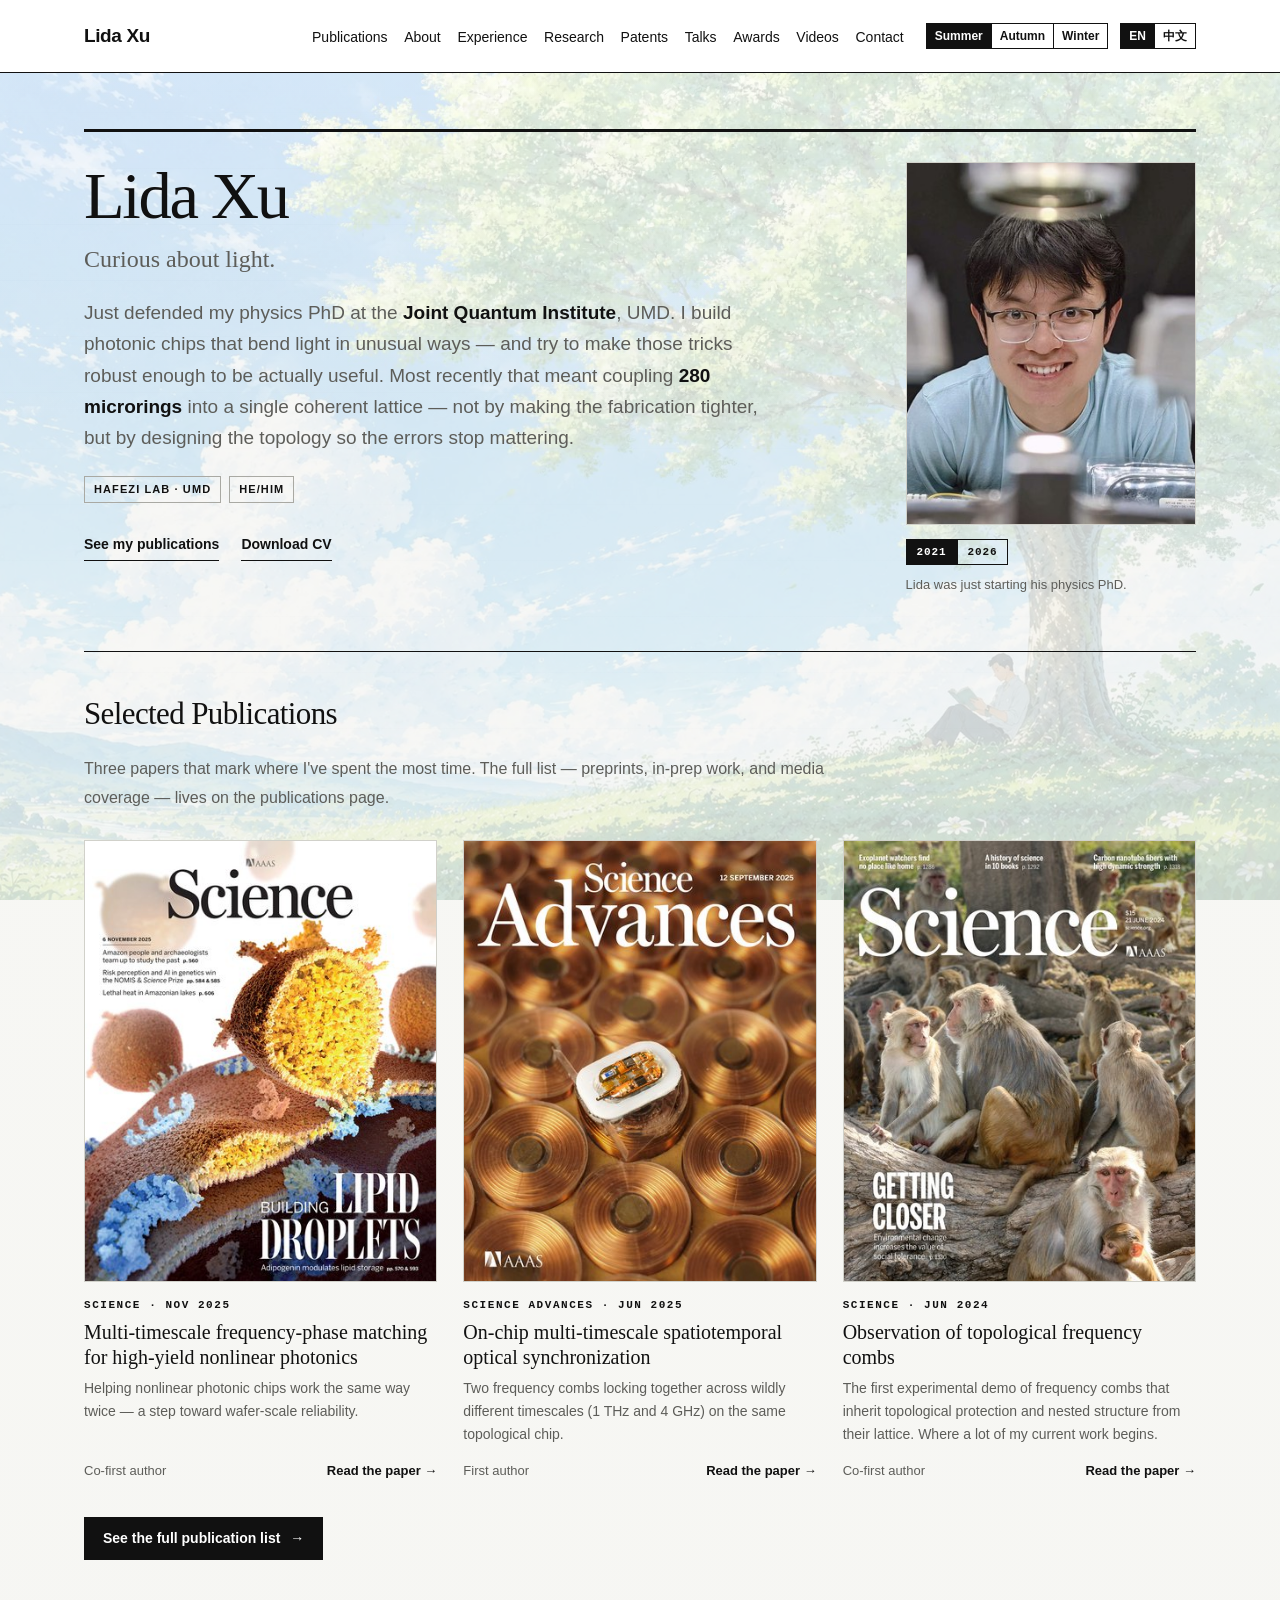
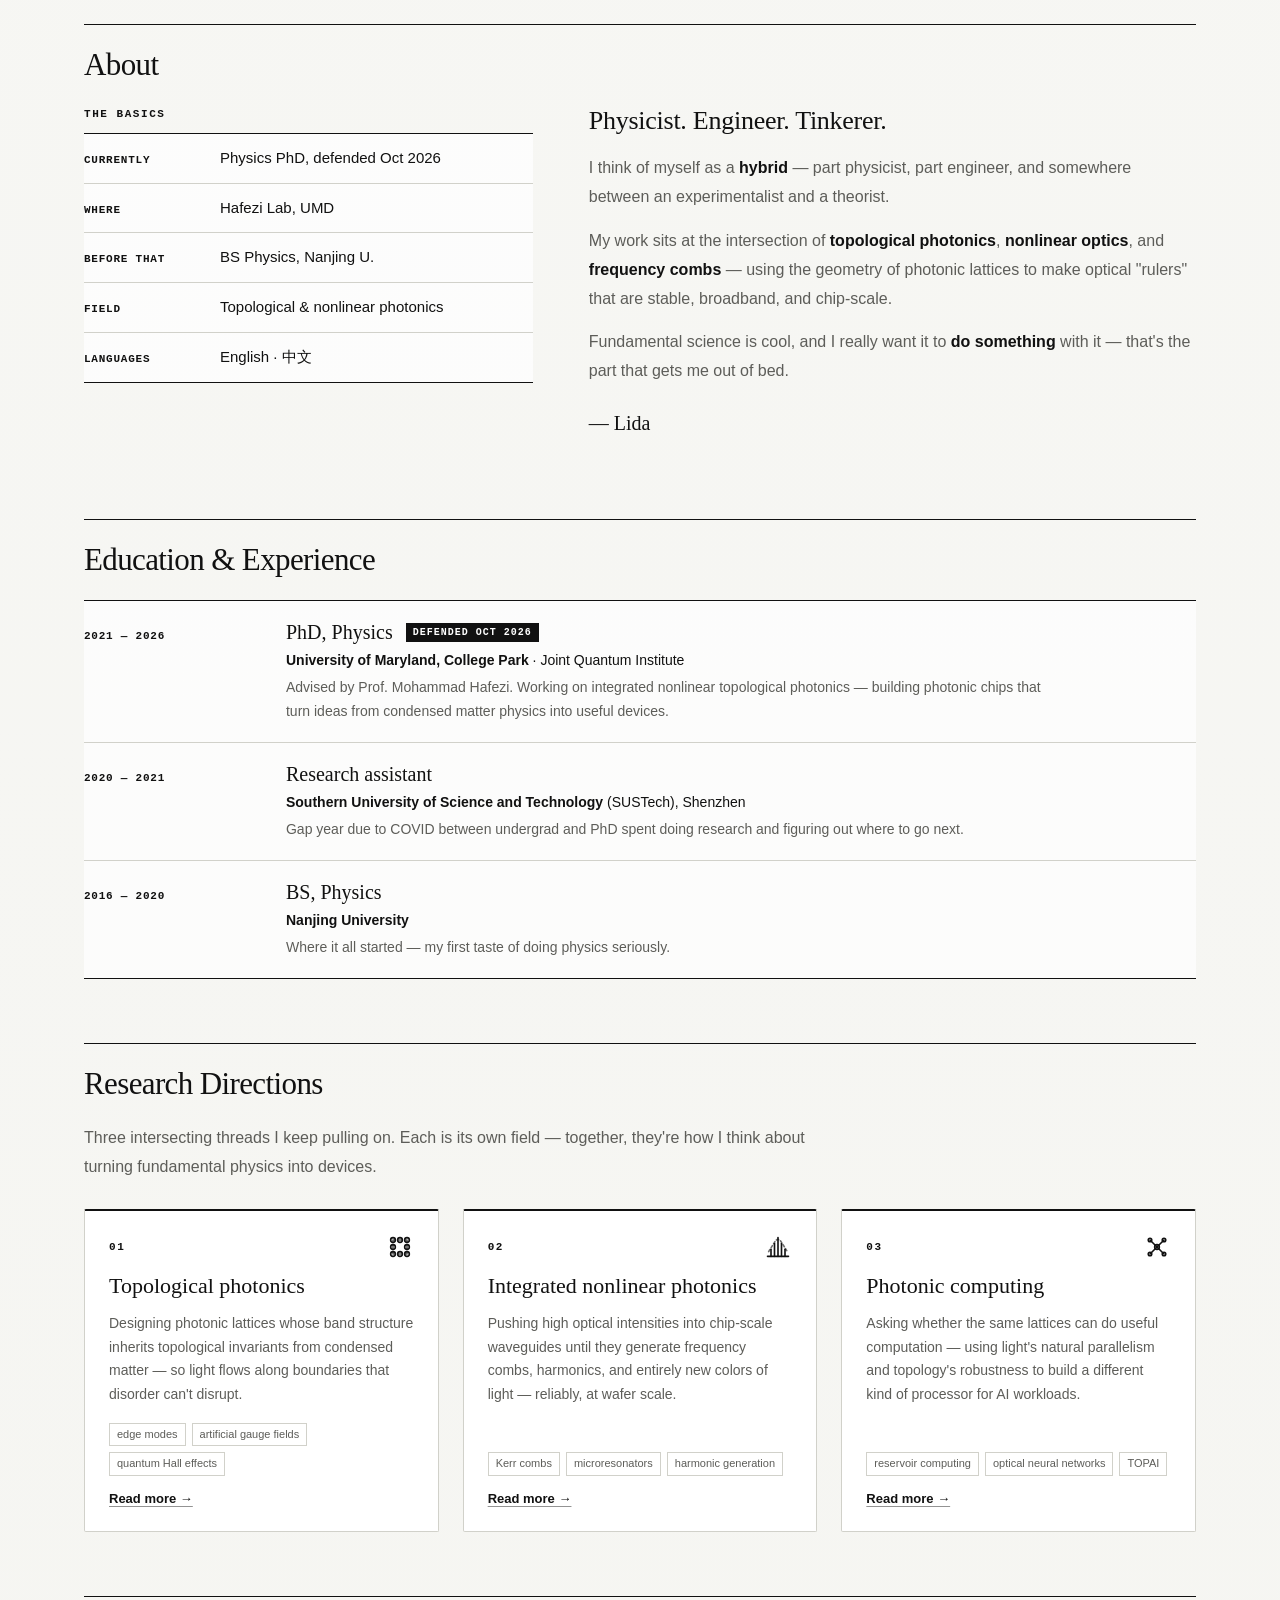
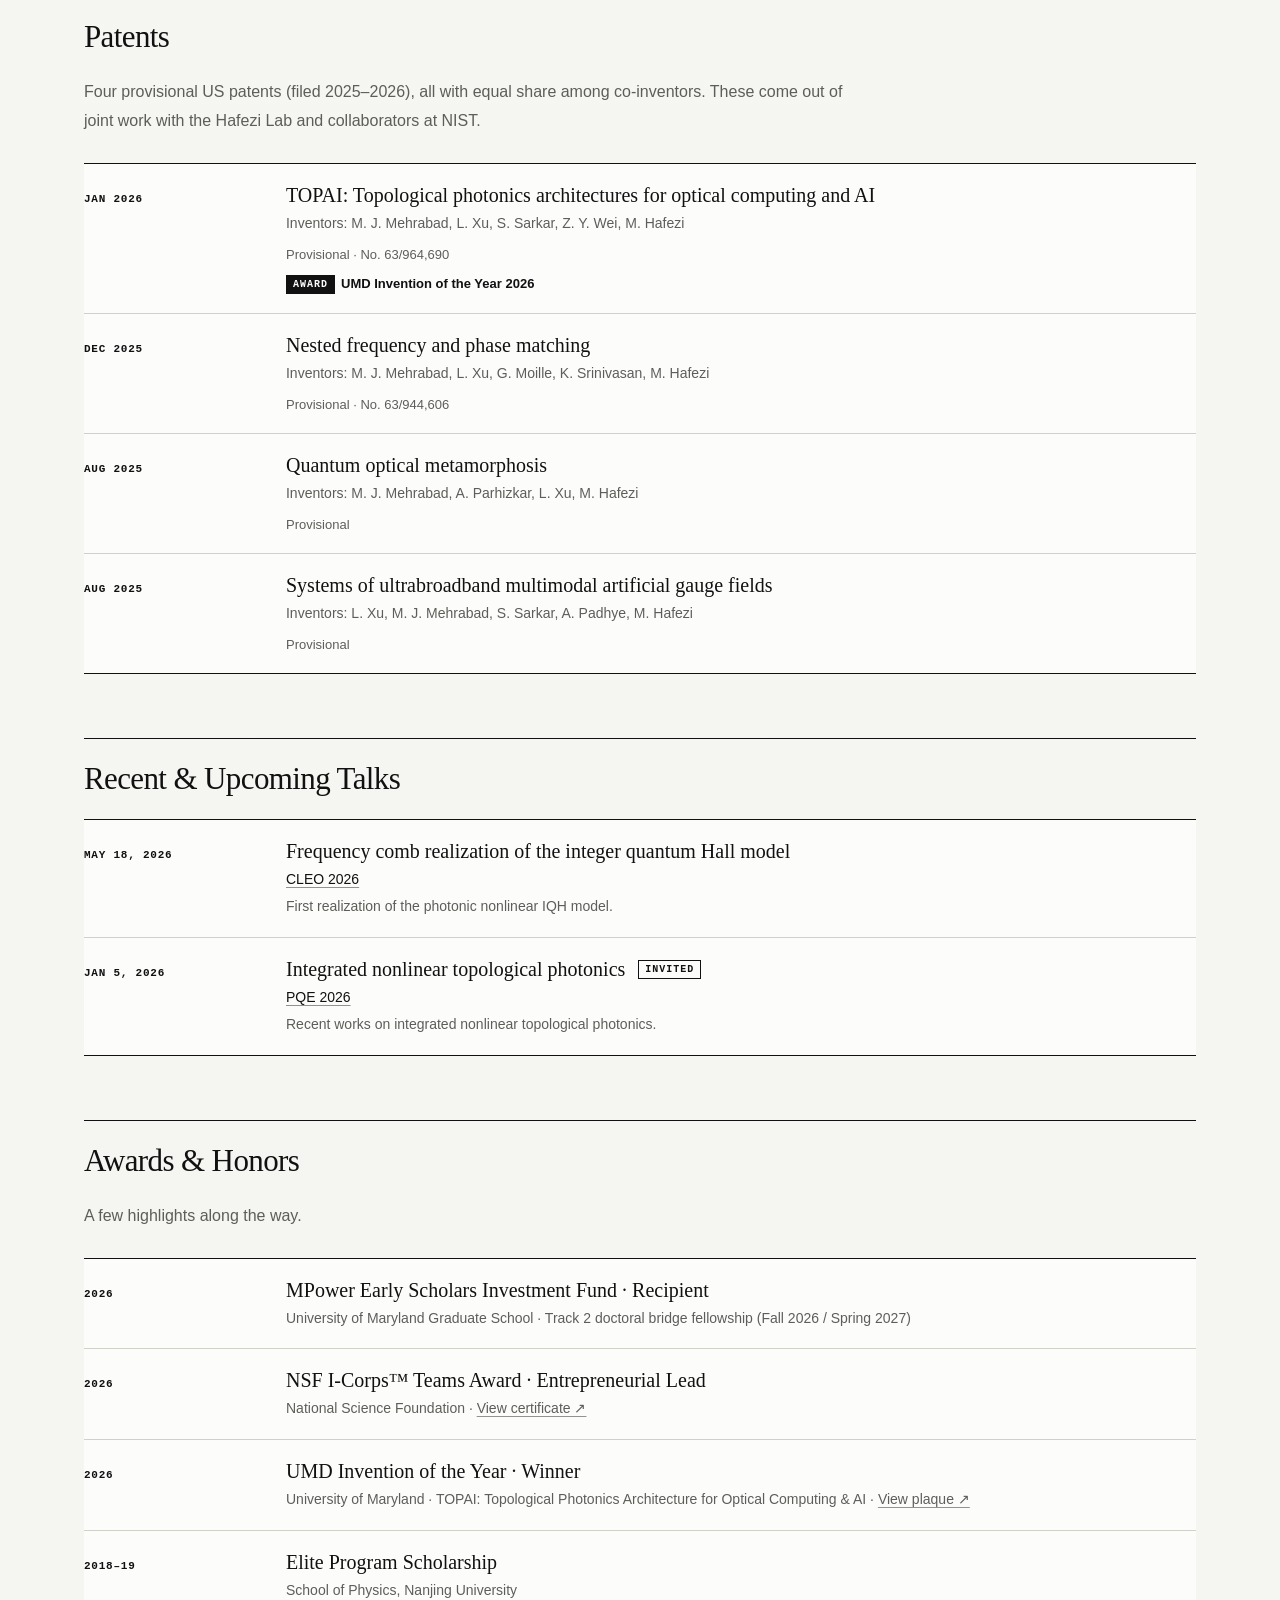
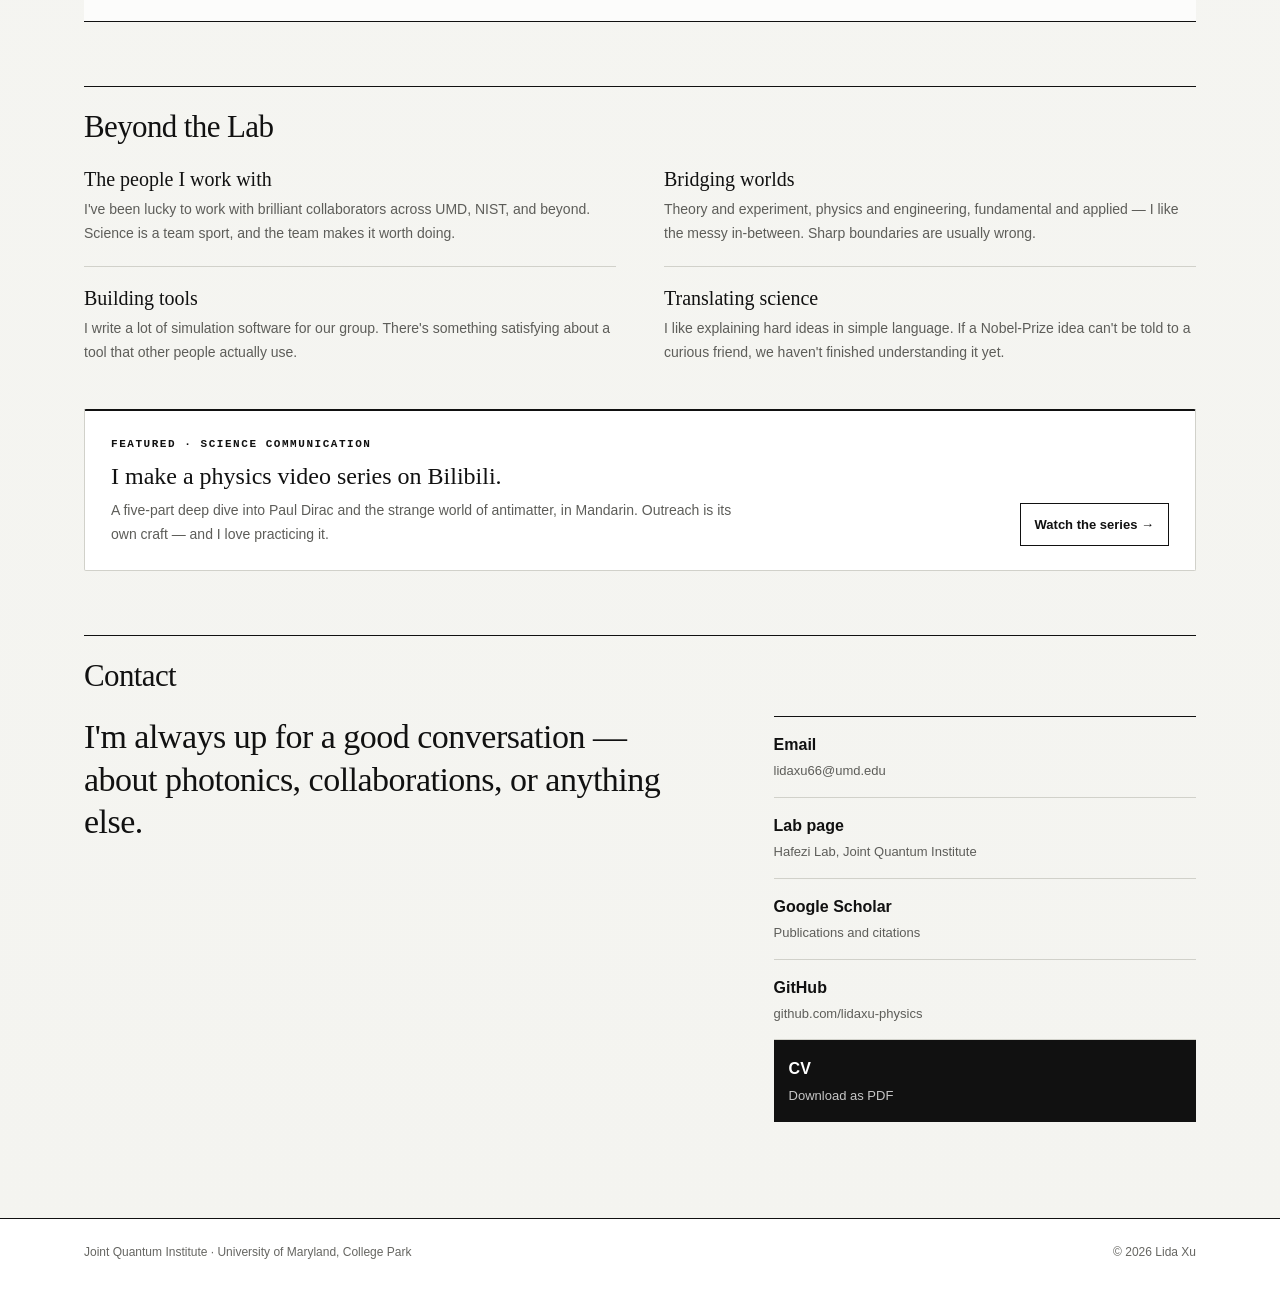
<file: index.html>
<!DOCTYPE html>
<html lang="en">
<!--
============================================================================
  EDITING GUIDE — This file's structure
============================================================================
  Styles live in assets/site.css and behaviour in assets/site.js; both are
  shared with index_zh.html and the subpages.

  To find a section, search this file for:  [SECTION: HERO]   etc.

  Sections in order:
    [SECTION: HERO]          Name, lead, photo toggle, quick links
    [SECTION: PUBLICATIONS]  Featured papers + "see full list" button
    [SECTION: ABOUT]         "The basics" list + prose
    [SECTION: EXPERIENCE]    Education list (PhD, gap, BS, HS)
    [SECTION: RESEARCH]      Three research direction cards
    [SECTION: PATENTS]       Patents list
    [SECTION: TALKS]         Talks list (CLEO, PQE, etc.)
    [SECTION: AWARDS]        Awards & honors list
    [SECTION: BEYOND]        "Beyond the lab" notes + video series
    [SECTION: CONTACT]       Email, links, footer

  When editing content, remember to update BOTH:
    - index.html      (English version)
    - index_zh.html   (Chinese version)
============================================================================
-->

<head>
<meta charset="UTF-8" />
<meta name="viewport" content="width=device-width, initial-scale=1.0"/>
<title>Lida Xu — Topological & Nonlinear Photonics</title>

<!-- SEO meta -->
<meta name="description" content="Lida Xu (徐李达) — Physics PhD (defended October 2026) at the Joint Quantum Institute, University of Maryland. Building photonic chips that harness topology and nonlinearity for frequency combs, artificial gauge fields, and photonic computing.">
<meta name="keywords" content="Lida Xu, 徐李达, topological photonics, nonlinear photonics, frequency comb, photonic computing, integrated photonics, JQI, University of Maryland, Mohammad Hafezi, photonic chip">
<meta name="author" content="Lida Xu">
<link rel="canonical" href="https://lidaxu-physics.github.io/index.html">

<!-- Language alternates -->
<link rel="alternate" hreflang="en" href="https://lidaxu-physics.github.io/index.html">
<link rel="alternate" hreflang="zh" href="https://lidaxu-physics.github.io/index_zh.html">
<link rel="alternate" hreflang="x-default" href="https://lidaxu-physics.github.io/index.html">

<!-- Open Graph (for Twitter, LinkedIn, Facebook link previews) -->
<meta property="og:type" content="profile">
<meta property="og:title" content="Lida Xu — Topological & Nonlinear Photonics">
<meta property="og:description" content="Physics PhD at the Joint Quantum Institute, University of Maryland. Building photonic chips with topology and nonlinearity.">
<meta property="og:url" content="https://lidaxu-physics.github.io/">
<meta property="og:image" content="https://lidaxu-physics.github.io/images/selfie2.png">
<meta property="og:locale" content="en_US">
<meta property="og:locale:alternate" content="zh_CN">
<meta property="profile:first_name" content="Lida">
<meta property="profile:last_name" content="Xu">

<!-- Twitter Card -->
<meta name="twitter:card" content="summary_large_image">
<meta name="twitter:title" content="Lida Xu — Topological & Nonlinear Photonics">
<meta name="twitter:description" content="Physics PhD at JQI / UMD. Building photonic chips that bend light in unusual ways.">
<meta name="twitter:image" content="https://lidaxu-physics.github.io/images/selfie2.png">
<link rel="icon" type="image/png" href="images/favicon.png">
<link rel="stylesheet" href="assets/site.css?v=1">
</head>
<body>

<header class="nav">
  <div class="wrap nav-inner">
    <a class="brand" href="index.html">Lida Xu</a>
    <div class="nav-right">
      <nav class="menu" id="siteMenu" aria-label="Main">
        <a href="#work">Publications</a>
        <a href="#about">About</a>
        <a href="#experience">Experience</a>
        <a href="#research">Research</a>
        <a href="#patents">Patents</a>
        <a href="#talks">Talks</a>
        <a href="#awards">Awards</a>
        <a href="videos.html">Videos</a>
        <a href="#contact">Contact</a>
      </nav>
      <div class="lang" aria-label="Language">
        <a href="index.html" class="active" aria-current="true" hreflang="en">EN</a>
        <a href="index_zh.html" hreflang="zh">中文</a>
      </div>
      <button class="menu-toggle" type="button" aria-expanded="false" aria-controls="siteMenu">
        <span class="menu-toggle-icon" aria-hidden="true"></span>Menu
      </button>
    </div>
  </div>
</header>

<main>

<!-- ============================================================
     [SECTION: HERO]
     Hero — name, lede, photo toggle, quick links
     ============================================================ -->
<section class="hero">
  <div class="wrap">
    <div class="hero-card hero-grid">
      <div>
        <h1>Lida Xu</h1>
        <p class="tagline">Curious about light.</p>
        <p class="lead">
          Just defended my physics PhD at the <strong>Joint Quantum Institute</strong>, UMD. I build photonic chips that bend light in unusual ways — and try to make those tricks robust enough to be actually useful. Most recently that meant coupling <strong>280 microrings</strong> into a single coherent lattice — not by making the fabrication tighter, but by designing the topology so the errors stop mattering.
        </p>
        <div class="pills">
          <span class="pill">Hafezi Lab · UMD</span>
          <span class="pill">he/him</span>
        </div>
        <div class="quicklinks">
          <a href="#work">See my publications</a>
          <a href="files/resume.pdf">Download CV</a>
        </div>
      </div>

      <figure class="portrait" id="portrait">
        <div class="portrait-frame">
          <img class="active" data-year="2021" src="images/selfie.jpg" alt="Lida just started graduate school" />
          <img data-year="2026" src="images/selfie2-720.jpg" alt="Lida in 2026" />
        </div>
        <figcaption>
          <div class="segmented" role="group" aria-label="Photo year">
            <button type="button" class="active" data-target="2021" aria-pressed="true">2021</button>
            <button type="button" data-target="2026" aria-pressed="false">2026</button>
          </div>
          <div class="captions">
            <p class="active" data-year="2021">Lida was just starting his physics PhD.</p>
            <p data-year="2026" aria-hidden="true">Lida just defended his PhD. Five years older.<br/><em>Same hairline. Don't ask me how.</em></p>
          </div>
        </figcaption>
      </figure>
    </div>
  </div>
</section>

<!-- ============================================================
     [SECTION: PUBLICATIONS]
     Selected publications — three featured papers + see-full button
     ============================================================ -->
<section class="section" id="work">
  <div class="wrap">
    <div class="section-head">
      <h2>Selected Publications</h2>
    </div>
    <p class="section-intro">
      Three papers that mark where I've spent the most time. The full list — preprints, in-prep work, and media coverage — lives on the publications page.
    </p>

    <div class="papers">

      <a class="paper" href="https://www.science.org/doi/abs/10.1126/science.adu6368" target="_blank" rel="noopener">
        <div class="cover">
          <img src="images/science2025_nestedfpm-800.jpg" srcset="images/science2025_nestedfpm-400.jpg 400w, images/science2025_nestedfpm-800.jpg 800w" sizes="(max-width: 700px) 96px, (max-width: 1160px) 31vw, 360px" alt="Multi-timescale frequency-phase matching" loading="lazy" decoding="async"/>
        </div>
        <div class="body">
          <div class="kicker">Science · Nov 2025</div>
          <h3>Multi-timescale frequency-phase matching for high-yield nonlinear photonics</h3>
          <p>Helping nonlinear photonic chips work the same way twice — a step toward wafer-scale reliability.</p>
          <div class="paper-foot"><span class="role">Co-first author</span><span class="more">Read the paper →</span></div>
        </div>
      </a>

      <a class="paper" href="https://www.science.org/doi/full/10.1126/sciadv.adw7696" target="_blank" rel="noopener">
        <div class="cover">
          <img src="images/sciadv2025_modelocking-800.jpg" srcset="images/sciadv2025_modelocking-400.jpg 400w, images/sciadv2025_modelocking-800.jpg 800w" sizes="(max-width: 700px) 96px, (max-width: 1160px) 31vw, 360px" alt="Science Advances cover, September 2025" loading="lazy" decoding="async"/>
        </div>
        <div class="body">
          <div class="kicker">Science Advances · Jun 2025</div>
          <h3>On-chip multi-timescale spatiotemporal optical synchronization</h3>
          <p>Two frequency combs locking together across wildly different timescales (1 THz and 4 GHz) on the same topological chip.</p>
          <div class="paper-foot"><span class="role">First author</span><span class="more">Read the paper →</span></div>
        </div>
      </a>

      <a class="paper" href="https://www.science.org/doi/full/10.1126/science.ado0053" target="_blank" rel="noopener">
        <div class="cover">
          <img src="images/science2024_observation-800.jpg" srcset="images/science2024_observation-400.jpg 400w, images/science2024_observation-800.jpg 800w" sizes="(max-width: 700px) 96px, (max-width: 1160px) 31vw, 360px" alt="Observation of topological frequency combs" loading="lazy" decoding="async"/>
        </div>
        <div class="body">
          <div class="kicker">Science · Jun 2024</div>
          <h3>Observation of topological frequency combs</h3>
          <p>The first experimental demo of frequency combs that inherit topological protection and nested structure from their lattice. Where a lot of my current work begins.</p>
          <div class="paper-foot"><span class="role">Co-first author</span><span class="more">Read the paper →</span></div>
        </div>
      </a>

    </div>

    <p class="btn-row">
      <a class="btn" href="publications.html">See the full publication list <span aria-hidden="true">→</span></a>
    </p>
  </div>
</section>

<!-- ============================================================
     [SECTION: ABOUT]
     A little about me — basics list + prose
     ============================================================ -->
<section class="section" id="about">
  <div class="wrap">
    <div class="section-head">
      <h2>About</h2>
    </div>

    <div class="about-grid">
      <div>
        <p class="kicker facts-label">The basics</p>
        <dl class="facts">
          <div><dt class="date">Currently</dt><dd>Physics PhD, defended Oct 2026</dd></div>
          <div><dt class="date">Where</dt><dd>Hafezi Lab, UMD</dd></div>
          <div><dt class="date">Before that</dt><dd>BS Physics, Nanjing U.</dd></div>
          <div><dt class="date">Field</dt><dd>Topological &amp; nonlinear photonics</dd></div>
          <div><dt class="date">Languages</dt><dd>English · 中文</dd></div>
        </dl>
      </div>

      <div class="prose">
        <p class="prose-lead">Physicist. Engineer. Tinkerer.</p>
        <p>I think of myself as a <strong>hybrid</strong> — part physicist, part engineer, and somewhere between an experimentalist and a theorist. </p>
        <p>My work sits at the intersection of <strong>topological photonics</strong>, <strong>nonlinear optics</strong>, and <strong>frequency combs</strong> — using the geometry of photonic lattices to make optical "rulers" that are stable, broadband, and chip-scale.</p>
        <p>Fundamental science is cool, and I really want it to <strong>do something</strong> with it — that's the part that gets me out of bed.</p>
        <p class="signature">— Lida</p>
      </div>
    </div>
  </div>
</section>

<!-- ============================================================
     [SECTION: EXPERIENCE]
     Education & experience list
     ============================================================ -->
<section class="section" id="experience">
  <div class="wrap">
    <div class="section-head">
      <h2>Education &amp; Experience</h2>
    </div>

    <div class="list">

      <div class="list-item">
        <div class="date">2021 — 2026</div>
        <div class="entry">
          <h3>PhD, Physics <span class="tag solid">Defended Oct 2026</span></h3>
          <p class="org"><strong>University of Maryland, College Park</strong> · Joint Quantum Institute</p>
          <p class="detail">Advised by Prof. Mohammad Hafezi. Working on integrated nonlinear topological photonics — building photonic chips that turn ideas from condensed matter physics into useful devices.</p>
        </div>
      </div>

      <div class="list-item">
        <div class="date">2020 — 2021</div>
        <div class="entry">
          <h3>Research assistant</h3>
          <p class="org"><strong>Southern University of Science and Technology</strong> (SUSTech), Shenzhen</p>
          <p class="detail">Gap year due to COVID between undergrad and PhD spent doing research and figuring out where to go next. </p>
        </div>
      </div>

      <div class="list-item">
        <div class="date">2016 — 2020</div>
        <div class="entry">
          <h3>BS, Physics</h3>
          <p class="org"><strong>Nanjing University</strong></p>
          <p class="detail">Where it all started — my first taste of doing physics seriously.</p>
        </div>
      </div>

    </div>
  </div>
</section>

<!-- ============================================================
     [SECTION: RESEARCH]
     Research directions — three cards
     ============================================================ -->
<section class="section" id="research">
  <div class="wrap">
    <div class="section-head">
      <h2>Research Directions</h2>
    </div>
    <p class="section-intro">
      Three intersecting threads I keep pulling on. Each is its own field — together, they're how I think about turning fundamental physics into devices.
    </p>

    <div class="cards">

      <a class="card" href="research/topological-photonics.html">
        <div class="card-top">
          <span class="kicker">01</span>
          <svg class="icon" viewBox="0 0 24 24" fill="none" stroke="currentColor" stroke-width="1.4" stroke-linecap="round" stroke-linejoin="round" aria-hidden="true">
            <circle cx="6" cy="6" r="2"/>
            <circle cx="12" cy="6" r="2"/>
            <circle cx="18" cy="6" r="2"/>
            <circle cx="6" cy="12" r="2"/>
            <circle cx="18" cy="12" r="2"/>
            <circle cx="6" cy="18" r="2"/>
            <circle cx="12" cy="18" r="2"/>
            <circle cx="18" cy="18" r="2"/>
            <path d="M 6 6 L 12 6 M 12 6 L 18 6 M 18 6 L 18 12 M 18 12 L 18 18 M 18 18 L 12 18 M 12 18 L 6 18 M 6 18 L 6 12 M 6 12 L 6 6" stroke-dasharray="2 3" opacity="0.7"/>
          </svg>
        </div>
        <h3>Topological photonics</h3>
        <p>Designing photonic lattices whose band structure inherits topological invariants from condensed matter — so light flows along boundaries that disorder can't disrupt.</p>
        <div class="keywords">
          <span>edge modes</span>
          <span>artificial gauge fields</span>
          <span>quantum Hall effects</span>
        </div>
        <span class="more">Read more →</span>
      </a>

      <a class="card" href="research/nonlinear-photonics.html">
        <div class="card-top">
          <span class="kicker">02</span>
          <svg class="icon" viewBox="0 0 24 24" fill="none" stroke="currentColor" stroke-width="1.4" stroke-linecap="round" stroke-linejoin="round" aria-hidden="true">
            <line x1="3" y1="20" x2="21" y2="20"/>
            <line x1="6" y1="20" x2="6" y2="14"/>
            <line x1="9" y1="20" x2="9" y2="9"/>
            <line x1="12" y1="20" x2="12" y2="4"/>
            <line x1="15" y1="20" x2="15" y2="9"/>
            <line x1="18" y1="20" x2="18" y2="14"/>
            <path d="M 4 16 Q 7 11 9 8 Q 12 3 15 8 Q 17 11 20 16" stroke-dasharray="2 2" opacity="0.6"/>
          </svg>
        </div>
        <h3>Integrated nonlinear photonics</h3>
        <p>Pushing high optical intensities into chip-scale waveguides until they generate frequency combs, harmonics, and entirely new colors of light — reliably, at wafer scale.</p>
        <div class="keywords">
          <span>Kerr combs</span>
          <span>microresonators</span>
          <span>harmonic generation</span>
        </div>
        <span class="more">Read more →</span>
      </a>

      <a class="card" href="research/photonic-computing.html">
        <div class="card-top">
          <span class="kicker">03</span>
          <svg class="icon" viewBox="0 0 24 24" fill="none" stroke="currentColor" stroke-width="1.4" stroke-linecap="round" stroke-linejoin="round" aria-hidden="true">
            <circle cx="6" cy="6" r="1.5"/>
            <circle cx="18" cy="6" r="1.5"/>
            <circle cx="6" cy="18" r="1.5"/>
            <circle cx="18" cy="18" r="1.5"/>
            <circle cx="12" cy="12" r="2"/>
            <line x1="6" y1="6" x2="12" y2="12"/>
            <line x1="18" y1="6" x2="12" y2="12"/>
            <line x1="6" y1="18" x2="12" y2="12"/>
            <line x1="18" y1="18" x2="12" y2="12"/>
          </svg>
        </div>
        <h3>Photonic computing</h3>
        <p>Asking whether the same lattices can do useful computation — using light's natural parallelism and topology's robustness to build a different kind of processor for AI workloads.</p>
        <div class="keywords">
          <span>reservoir computing</span>
          <span>optical neural networks</span>
          <span>TOPAI</span>
        </div>
        <span class="more">Read more →</span>
      </a>

    </div>
  </div>
</section>

<!-- ============================================================
     [SECTION: PATENTS]
     Patents list (4 patents)
     ============================================================ -->
<section class="section" id="patents">
  <div class="wrap">
    <div class="section-head">
      <h2>Patents</h2>
    </div>
    <p class="section-intro">
      Four provisional US patents (filed 2025–2026), all with equal share among co-inventors. These come out of joint work with the Hafezi Lab and collaborators at NIST.
    </p>

    <div class="list">

      <div class="list-item">
        <div class="date">Jan 2026</div>
        <div class="entry">
          <h3>TOPAI: Topological photonics architectures for optical computing and AI</h3>
          <p class="detail">Inventors: M. J. Mehrabad, L. Xu, S. Sarkar, Z. Y. Wei, M. Hafezi</p>
          <p class="extra">Provisional · No. 63/964,690</p>
          <p class="extra"><span class="tag solid">Award</span><strong>UMD Invention of the Year 2026</strong></p>
        </div>
      </div>

      <div class="list-item">
        <div class="date">Dec 2025</div>
        <div class="entry">
          <h3>Nested frequency and phase matching</h3>
          <p class="detail">Inventors: M. J. Mehrabad, L. Xu, G. Moille, K. Srinivasan, M. Hafezi</p>
          <p class="extra">Provisional · No. 63/944,606</p>
        </div>
      </div>

      <div class="list-item">
        <div class="date">Aug 2025</div>
        <div class="entry">
          <h3>Quantum optical metamorphosis</h3>
          <p class="detail">Inventors: M. J. Mehrabad, A. Parhizkar, L. Xu, M. Hafezi</p>
          <p class="extra">Provisional</p>
        </div>
      </div>

      <div class="list-item">
        <div class="date">Aug 2025</div>
        <div class="entry">
          <h3>Systems of ultrabroadband multimodal artificial gauge fields</h3>
          <p class="detail">Inventors: L. Xu, M. J. Mehrabad, S. Sarkar, A. Padhye, M. Hafezi</p>
          <p class="extra">Provisional</p>
        </div>
      </div>

    </div>
  </div>
</section>

<!-- ============================================================
     [SECTION: TALKS]
     Recent & upcoming talks
     ============================================================ -->
<section class="section" id="talks">
  <div class="wrap">
    <div class="section-head">
      <h2>Recent &amp; Upcoming Talks</h2>
    </div>

    <div class="list">

      <div class="list-item">
        <div class="date">May 18, 2026</div>
        <div class="entry">
          <h3>Frequency comb realization of the integer quantum Hall model</h3>
          <p class="org"><a href="https://www.cleoconference.org/" target="_blank" rel="noopener">CLEO 2026</a></p>
          <p class="detail">First realization of the photonic nonlinear IQH model.</p>
        </div>
      </div>

      <div class="list-item">
        <div class="date">Jan 5, 2026</div>
        <div class="entry">
          <h3>Integrated nonlinear topological photonics <span class="tag">Invited</span></h3>
          <p class="org"><a href="https://www.pqeconference.com/" target="_blank" rel="noopener">PQE 2026</a></p>
          <p class="detail">Recent works on integrated nonlinear topological photonics.</p>
        </div>
      </div>

    </div>
  </div>
</section>

<!-- ============================================================
     [SECTION: AWARDS]
     Awards & honors list
     ============================================================ -->
<section class="section" id="awards">
  <div class="wrap">
    <div class="section-head">
      <h2>Awards &amp; Honors</h2>
    </div>
    <p class="section-intro">A few highlights along the way.</p>

    <div class="list">

      <div class="list-item">
        <div class="date">2026</div>
        <div class="entry">
          <h3>MPower Early Scholars Investment Fund · Recipient</h3>
          <p class="detail">University of Maryland Graduate School · Track 2 doctoral bridge fellowship (Fall 2026 / Spring 2027)</p>
        </div>
      </div>

      <div class="list-item">
        <div class="date">2026</div>
        <div class="entry">
          <h3>NSF I-Corps™ Teams Award · Entrepreneurial Lead</h3>
          <p class="detail">National Science Foundation · <a class="cert-link" href="certificate/Lida%20Xu_I-Corp.pdf" target="_blank" rel="noopener">View certificate ↗</a></p>
        </div>
      </div>

      <div class="list-item">
        <div class="date">2026</div>
        <div class="entry">
          <h3>UMD Invention of the Year · Winner</h3>
          <p class="detail">University of Maryland · TOPAI: Topological Photonics Architecture for Optical Computing &amp; AI · <a class="cert-link" href="certificate/InventionOfTheYear2026UMD.jpg" target="_blank" rel="noopener">View plaque ↗</a></p>
        </div>
      </div>

      <div class="list-item">
        <div class="date">2018–19</div>
        <div class="entry">
          <h3>Elite Program Scholarship</h3>
          <p class="detail">School of Physics, Nanjing University</p>
        </div>
      </div>

    </div>
  </div>
</section>

<!-- ============================================================
     [SECTION: BEYOND]
     Beyond the lab — 4 short notes + video series
     ============================================================ -->
<section class="section" id="beyond">
  <div class="wrap">
    <div class="section-head">
      <h2>Beyond the Lab</h2>
    </div>

    <div class="notes">
      <div class="note">
        <h3>The people I work with</h3>
        <p>I've been lucky to work with brilliant collaborators across UMD, NIST, and beyond. Science is a team sport, and the team makes it worth doing.</p>
      </div>
      <div class="note">
        <h3>Bridging worlds</h3>
        <p>Theory and experiment, physics and engineering, fundamental and applied — I like the messy in-between. Sharp boundaries are usually wrong.</p>
      </div>
      <div class="note">
        <h3>Building tools</h3>
        <p>I write a lot of simulation software for our group. There's something satisfying about a tool that other people actually use.</p>
      </div>
      <div class="note">
        <h3>Translating science</h3>
        <p>I like explaining hard ideas in simple language. If a Nobel-Prize idea can't be told to a curious friend, we haven't finished understanding it yet.</p>
      </div>
    </div>

    <a href="videos.html" class="feature">
      <div>
        <div class="kicker">Featured · Science communication</div>
        <h3>I make a physics video series on Bilibili.</h3>
        <p>A five-part deep dive into Paul Dirac and the strange world of antimatter, in Mandarin. Outreach is its own craft — and I love practicing it.</p>
      </div>
      <span class="feature-cta">Watch the series →</span>
    </a>
  </div>
</section>

<!-- ============================================================
     [SECTION: CONTACT]
     Contact links + footer
     ============================================================ -->
<section class="section" id="contact">
  <div class="wrap">
    <div class="section-head">
      <h2>Contact</h2>
    </div>

    <div class="contact-grid">
      <p class="contact-line">I'm always up for a good conversation — about photonics, collaborations, or anything else.</p>
      <div class="link-list">
        <a href="mailto:lidaxu66@umd.edu">Email<span>lidaxu66@umd.edu</span></a>
        <a href="https://hafezi.jqi.umd.edu/people/lida-xu" target="_blank" rel="noopener">Lab page<span>Hafezi Lab, Joint Quantum Institute</span></a>
        <a href="https://scholar.google.com/citations?hl=en&amp;user=9r61kskAAAAJ" target="_blank" rel="noopener">Google Scholar<span>Publications and citations</span></a>
        <a href="https://github.com/lidaxu-physics" target="_blank" rel="noopener">GitHub<span>github.com/lidaxu-physics</span></a>
        <a class="primary" href="files/resume.pdf" target="_blank" rel="noopener">CV<span>Download as PDF</span></a>
      </div>
    </div>
  </div>
</section>

</main>

<footer class="footer">
  <div class="wrap row">
    <div>Joint Quantum Institute · University of Maryland, College Park</div>
    <div>© 2026 Lida Xu</div>
  </div>
</footer>

<script src="assets/site.js?v=1" defer></script>
</body>
</html>
</file>
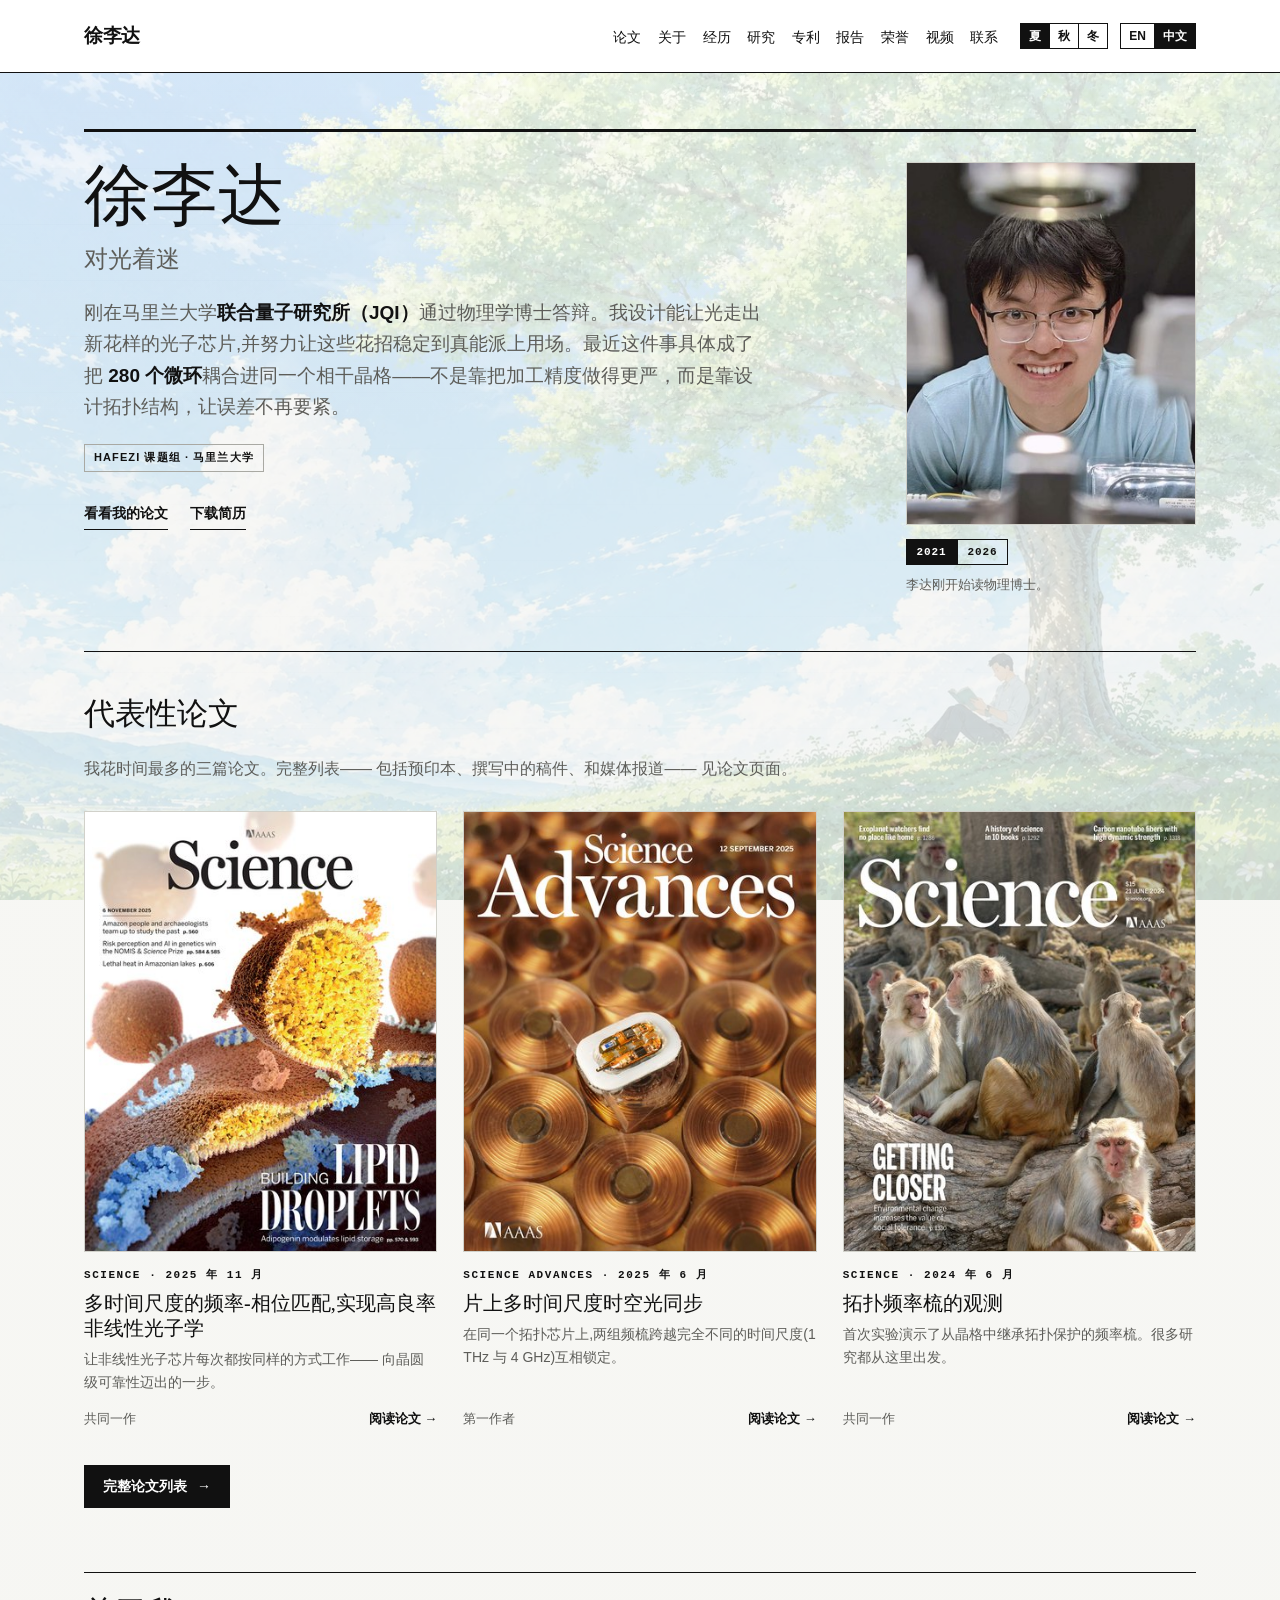
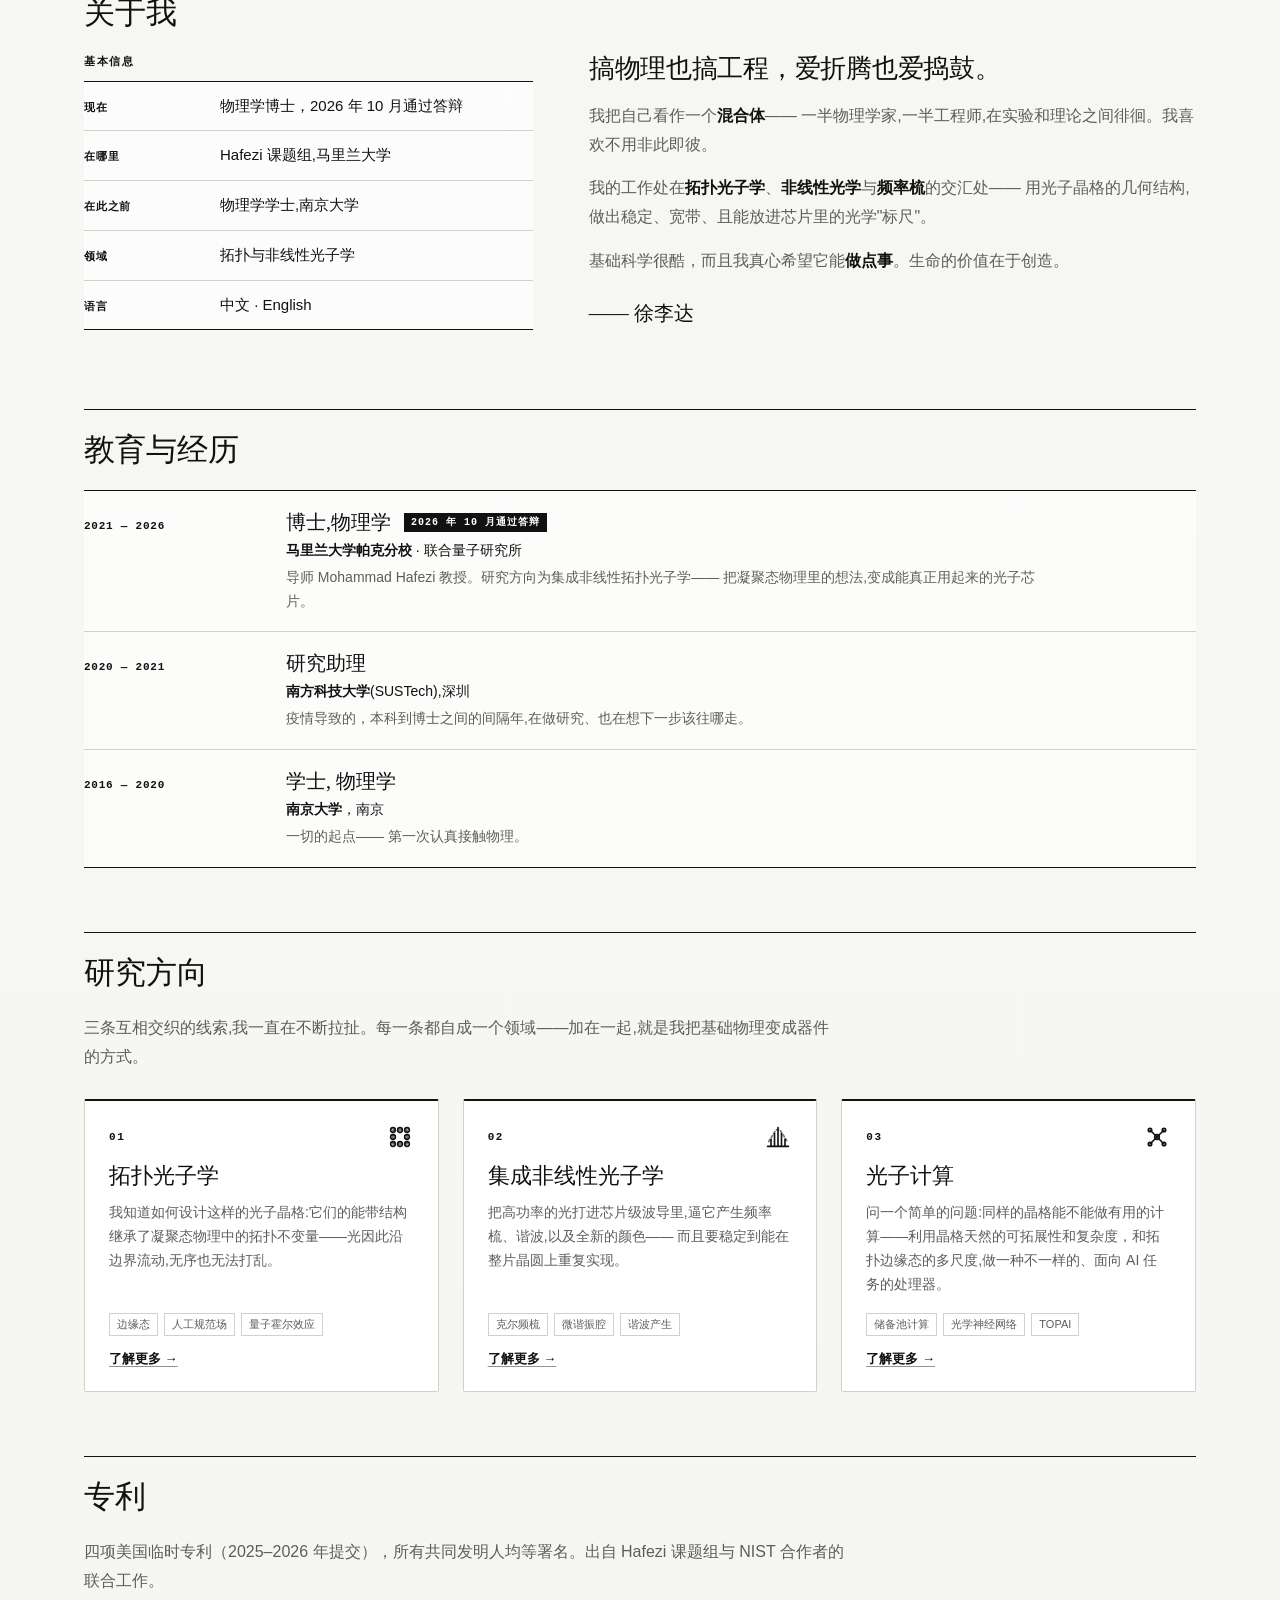
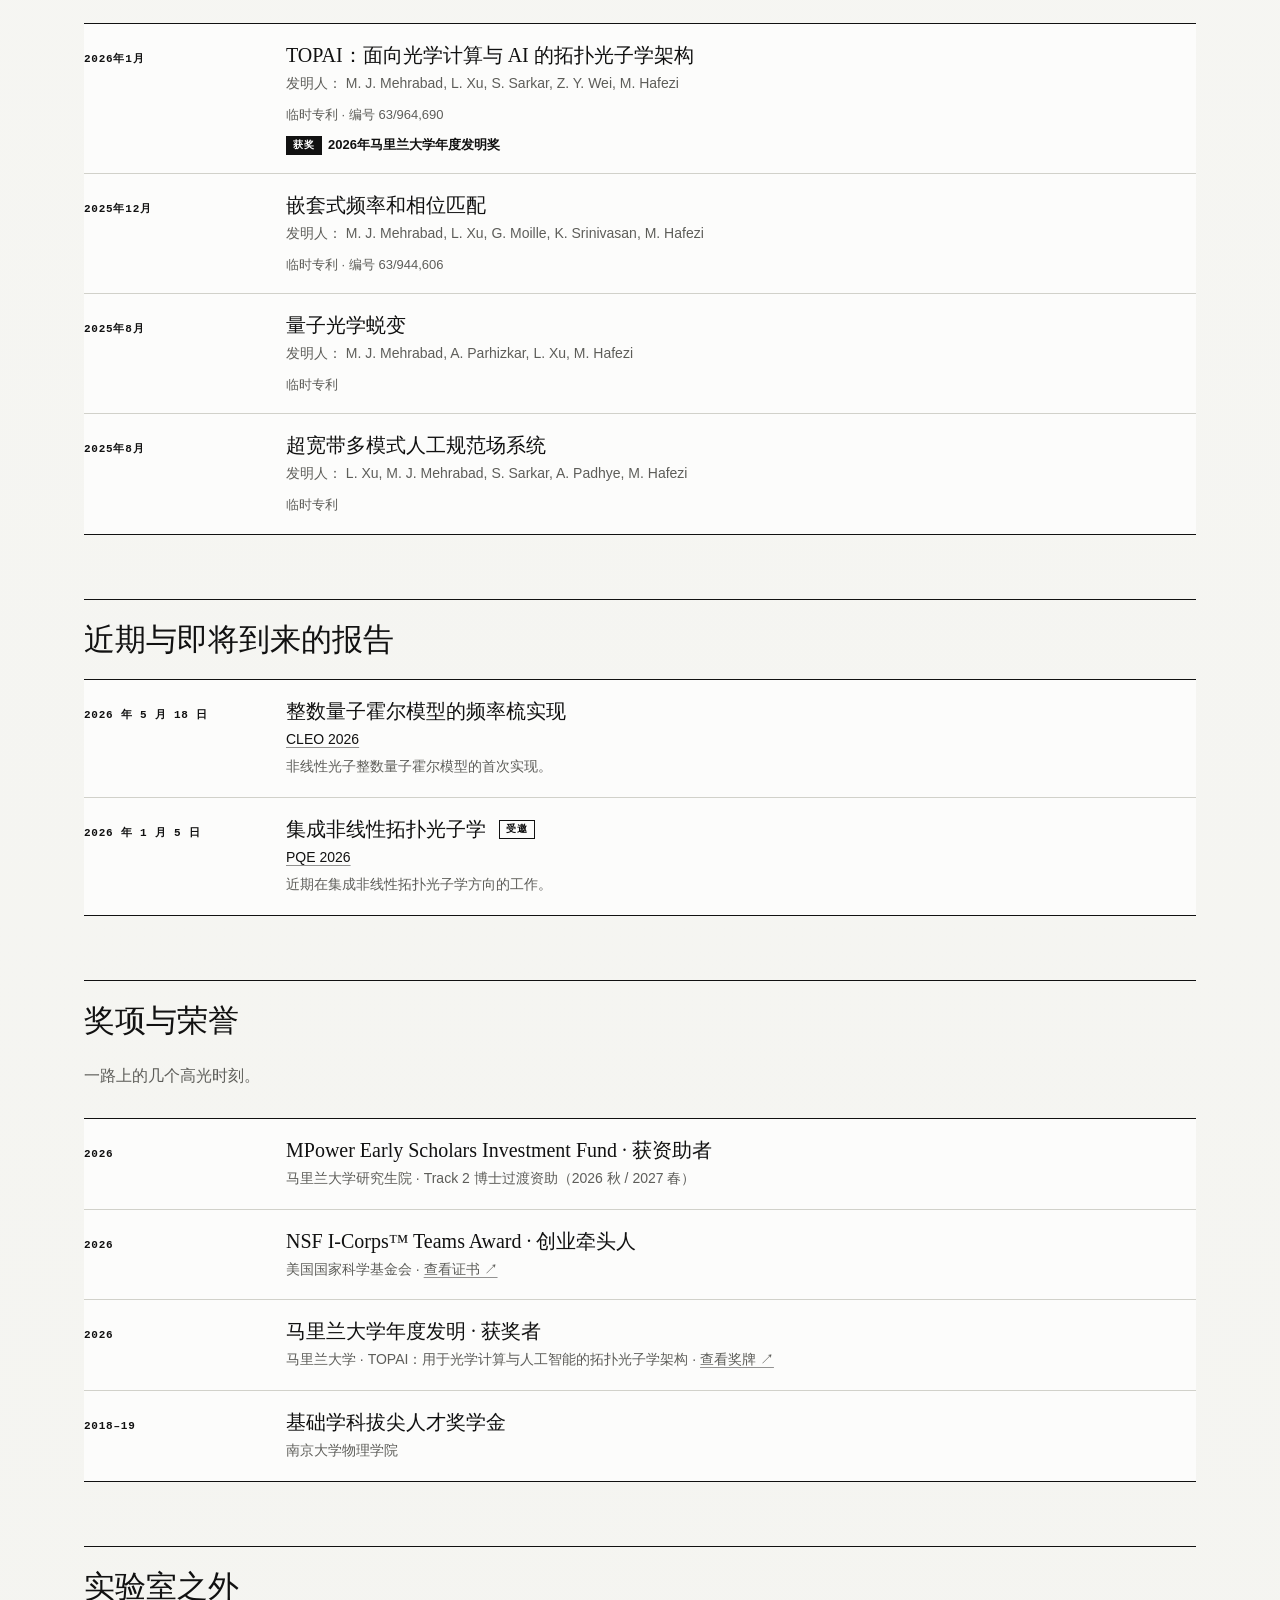
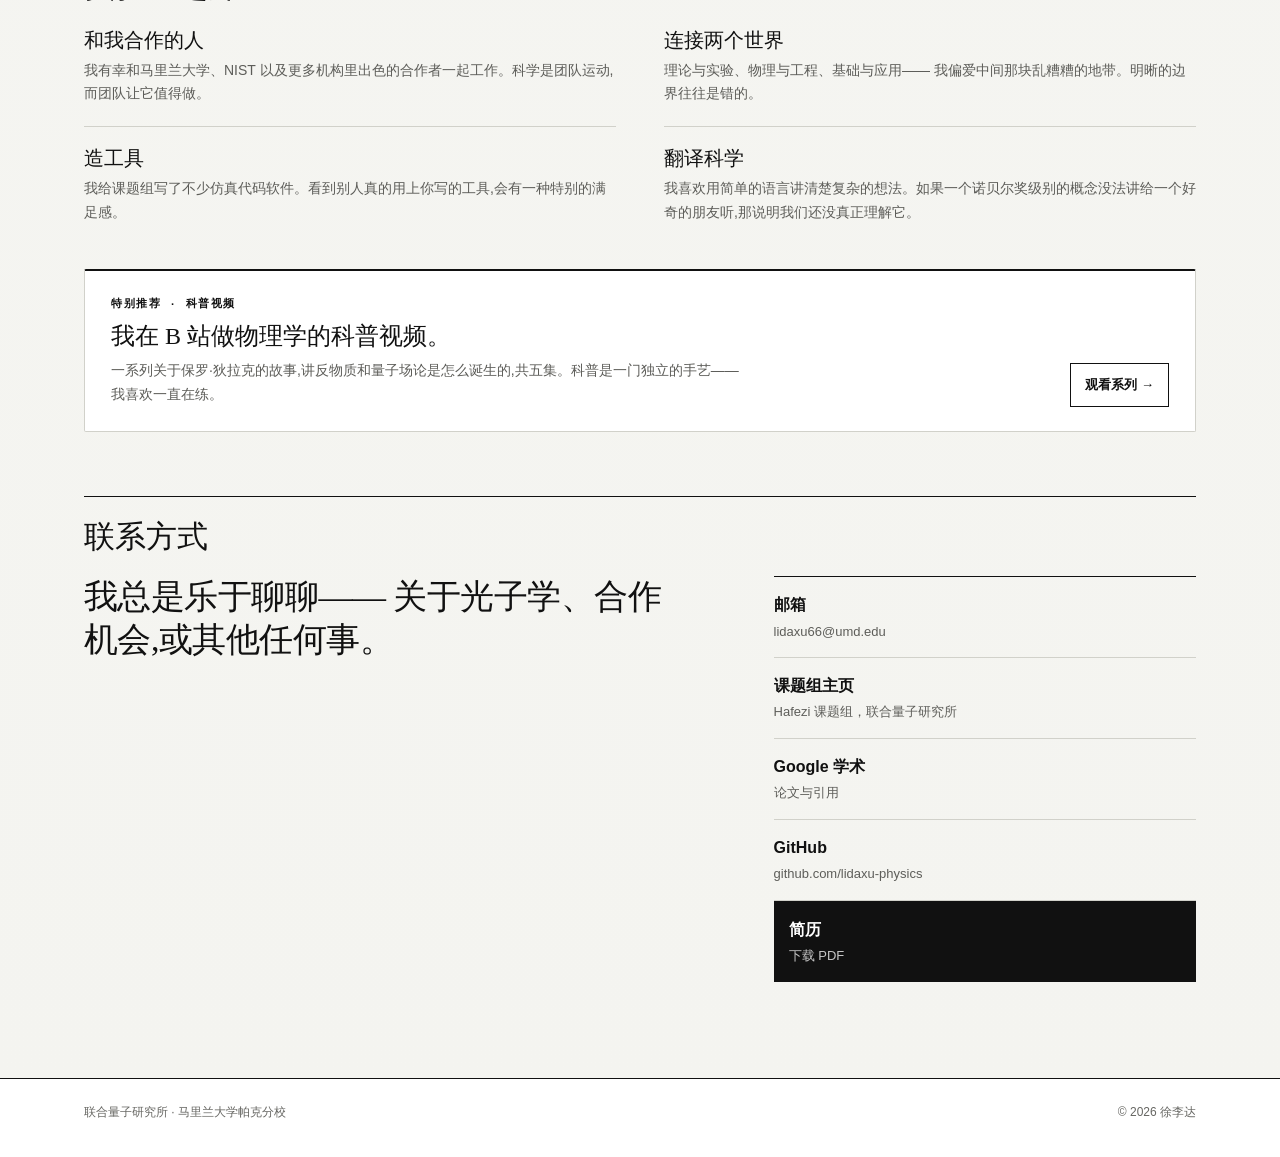
<file: index_zh.html>
<!DOCTYPE html>
<html lang="zh-CN">
<!--
============================================================================
  EDITING GUIDE — This file's structure
============================================================================
  Styles live in assets/site.css and behaviour in assets/site.js; both are
  shared with index.html and the subpages.

  To find a section, search this file for:  [SECTION: HERO]   etc.

  Sections in order:
    [SECTION: HERO]          Name, lead, photo toggle, quick links
    [SECTION: PUBLICATIONS]  Featured papers + "see full list" button
    [SECTION: ABOUT]         "The basics" list + prose
    [SECTION: EXPERIENCE]    Education list (PhD, gap, BS, HS)
    [SECTION: RESEARCH]      Three research direction cards
    [SECTION: PATENTS]       Patents list
    [SECTION: TALKS]         Talks list (CLEO, PQE, etc.)
    [SECTION: AWARDS]        Awards & honors list
    [SECTION: BEYOND]        "Beyond the lab" notes + video series
    [SECTION: CONTACT]       Email, links, footer

  When editing content, remember to update BOTH:
    - index.html      (English version)
    - index_zh.html   (Chinese version)
============================================================================
-->

<head>
<meta charset="UTF-8" />
<meta name="viewport" content="width=device-width, initial-scale=1.0"/>
<title>徐李达 Lida Xu — 拓扑与非线性光子学</title>

<!-- SEO meta -->
<meta name="description" content="徐李达 (Lida Xu) —— 马里兰大学联合量子研究所物理学博士（2026 年 10 月通过答辩）。研究拓扑光子学、非线性光子学、频率梳与光子计算。">
<meta name="keywords" content="徐李达, Lida Xu, 拓扑光子学, 非线性光子学, 频率梳, 光子计算, 集成光子学, 联合量子研究所, 马里兰大学, Mohammad Hafezi">
<meta name="author" content="徐李达 Lida Xu">
<link rel="canonical" href="https://lidaxu-physics.github.io/index_zh.html">

<!-- Language alternates -->
<link rel="alternate" hreflang="en" href="https://lidaxu-physics.github.io/index.html">
<link rel="alternate" hreflang="zh" href="https://lidaxu-physics.github.io/index_zh.html">
<link rel="alternate" hreflang="x-default" href="https://lidaxu-physics.github.io/index.html">

<!-- Open Graph -->
<meta property="og:type" content="profile">
<meta property="og:title" content="徐李达 Lida Xu — 拓扑与非线性光子学">
<meta property="og:description" content="马里兰大学联合量子研究所物理学博士。设计能让光走出新花样的光子芯片。">
<meta property="og:url" content="https://lidaxu-physics.github.io/index_zh.html">
<meta property="og:image" content="https://lidaxu-physics.github.io/images/selfie2.png">
<meta property="og:locale" content="zh_CN">
<meta property="og:locale:alternate" content="en_US">
<meta property="profile:first_name" content="李达">
<meta property="profile:last_name" content="徐">

<!-- Twitter Card -->
<meta name="twitter:card" content="summary_large_image">
<meta name="twitter:title" content="徐李达 Lida Xu — 拓扑与非线性光子学">
<meta name="twitter:description" content="马里兰大学物理学博士。让物理走出实验室。">
<meta name="twitter:image" content="https://lidaxu-physics.github.io/images/selfie2.png">
<link rel="icon" type="image/png" href="images/favicon.png">
<link rel="stylesheet" href="assets/site.css?v=1">
</head>
<body>

<header class="nav">
  <div class="wrap nav-inner">
    <a class="brand" href="index_zh.html">徐李达</a>
    <div class="nav-right">
      <nav class="menu" id="siteMenu" aria-label="主导航">
        <a href="#work">论文</a>
        <a href="#about">关于</a>
        <a href="#experience">经历</a>
        <a href="#research">研究</a>
        <a href="#patents">专利</a>
        <a href="#talks">报告</a>
        <a href="#awards">荣誉</a>
        <a href="videos_zh.html">视频</a>
        <a href="#contact">联系</a>
      </nav>
      <div class="lang" aria-label="语言">
        <a href="index.html" hreflang="en">EN</a>
        <a href="index_zh.html" class="active" aria-current="true" hreflang="zh">中文</a>
      </div>
      <button class="menu-toggle" type="button" aria-expanded="false" aria-controls="siteMenu">
        <span class="menu-toggle-icon" aria-hidden="true"></span>菜单
      </button>
    </div>
  </div>
</header>

<main>

<!-- ============================================================
     [SECTION: HERO]
     Hero — name, lede, photo toggle, quick links
     ============================================================ -->
<section class="hero">
  <div class="wrap">
    <div class="hero-card hero-grid">
      <div>
        <h1>徐李达</h1>
        <p class="tagline">对光着迷</p>
        <p class="lead">
          刚在马里兰大学<strong>联合量子研究所（JQI）</strong>通过物理学博士答辩。我设计能让光走出新花样的光子芯片,并努力让这些花招稳定到真能派上用场。最近这件事具体成了把 <strong>280 个微环</strong>耦合进同一个相干晶格——不是靠把加工精度做得更严，而是靠设计拓扑结构，让误差不再要紧。
        </p>
        <div class="pills">
          <span class="pill">Hafezi 课题组 · 马里兰大学</span>
        </div>
        <div class="quicklinks">
          <a href="#work">看看我的论文</a>
          <a href="files/resume_zh.pdf">下载简历</a>
        </div>
      </div>

      <figure class="portrait" id="portrait">
        <div class="portrait-frame">
          <img class="active" data-year="2021" src="images/selfie.jpg" alt="Lida in 2021" />
          <img data-year="2026" src="images/selfie2-720.jpg" alt="Lida in 2026" />
        </div>
        <figcaption>
          <div class="segmented" role="group" aria-label="照片年份">
            <button type="button" class="active" data-target="2021" aria-pressed="true">2021</button>
            <button type="button" data-target="2026" aria-pressed="false">2026</button>
          </div>
          <div class="captions">
            <p class="active" data-year="2021">李达刚开始读物理博士。</p>
            <p data-year="2026" aria-hidden="true">李达刚通过博士答辩。整整老了五岁。<br/><em>发际线还在。别问我怎么做到的。</em></p>
          </div>
        </figcaption>
      </figure>
    </div>
  </div>
</section>

<!-- ============================================================
     [SECTION: PUBLICATIONS]
     Selected publications — three featured papers + see-full button
     ============================================================ -->
<section class="section" id="work">
  <div class="wrap">
    <div class="section-head">
      <h2>代表性论文</h2>
    </div>
    <p class="section-intro">
      我花时间最多的三篇论文。完整列表—— 包括预印本、撰写中的稿件、和媒体报道—— 见论文页面。
    </p>

    <div class="papers">

      <a class="paper" href="https://www.science.org/doi/abs/10.1126/science.adu6368" target="_blank" rel="noopener">
        <div class="cover">
          <img src="images/science2025_nestedfpm-800.jpg" srcset="images/science2025_nestedfpm-400.jpg 400w, images/science2025_nestedfpm-800.jpg 800w" sizes="(max-width: 700px) 96px, (max-width: 1160px) 31vw, 360px" alt="Multi-timescale frequency-phase matching" loading="lazy" decoding="async"/>
        </div>
        <div class="body">
          <div class="kicker">Science · 2025 年 11 月</div>
          <h3>多时间尺度的频率-相位匹配,实现高良率非线性光子学</h3>
          <p>让非线性光子芯片每次都按同样的方式工作—— 向晶圆级可靠性迈出的一步。</p>
          <div class="paper-foot"><span class="role">共同一作</span><span class="more">阅读论文 →</span></div>
        </div>
      </a>

      <a class="paper" href="https://www.science.org/doi/full/10.1126/sciadv.adw7696" target="_blank" rel="noopener">
        <div class="cover">
          <img src="images/sciadv2025_modelocking-800.jpg" srcset="images/sciadv2025_modelocking-400.jpg 400w, images/sciadv2025_modelocking-800.jpg 800w" sizes="(max-width: 700px) 96px, (max-width: 1160px) 31vw, 360px" alt="Science Advances cover, September 2025" loading="lazy" decoding="async"/>
        </div>
        <div class="body">
          <div class="kicker">Science Advances · 2025 年 6 月</div>
          <h3>片上多时间尺度时空光同步</h3>
          <p>在同一个拓扑芯片上,两组频梳跨越完全不同的时间尺度(1 THz 与 4 GHz)互相锁定。</p>
          <div class="paper-foot"><span class="role">第一作者</span><span class="more">阅读论文 →</span></div>
        </div>
      </a>

      <a class="paper" href="https://www.science.org/doi/full/10.1126/science.ado0053" target="_blank" rel="noopener">
        <div class="cover">
          <img src="images/science2024_observation-800.jpg" srcset="images/science2024_observation-400.jpg 400w, images/science2024_observation-800.jpg 800w" sizes="(max-width: 700px) 96px, (max-width: 1160px) 31vw, 360px" alt="Observation of topological frequency combs" loading="lazy" decoding="async"/>
        </div>
        <div class="body">
          <div class="kicker">Science · 2024 年 6 月</div>
          <h3>拓扑频率梳的观测</h3>
          <p>首次实验演示了从晶格中继承拓扑保护的频率梳。很多研究都从这里出发。</p>
          <div class="paper-foot"><span class="role">共同一作</span><span class="more">阅读论文 →</span></div>
        </div>
      </a>

    </div>

    <p class="btn-row">
      <a class="btn" href="publications_zh.html">完整论文列表 <span aria-hidden="true">→</span></a>
    </p>
  </div>
</section>

<!-- ============================================================
     [SECTION: ABOUT]
     A little about me — basics list + prose
     ============================================================ -->
<section class="section" id="about">
  <div class="wrap">
    <div class="section-head">
      <h2>关于我</h2>
    </div>

    <div class="about-grid">
      <div>
        <p class="kicker facts-label">基本信息</p>
        <dl class="facts">
          <div><dt class="date">现在</dt><dd>物理学博士，2026 年 10 月通过答辩</dd></div>
          <div><dt class="date">在哪里</dt><dd>Hafezi 课题组,马里兰大学</dd></div>
          <div><dt class="date">在此之前</dt><dd>物理学学士,南京大学</dd></div>
          <div><dt class="date">领域</dt><dd>拓扑与非线性光子学</dd></div>
          <div><dt class="date">语言</dt><dd>中文 · English</dd></div>
        </dl>
      </div>

      <div class="prose">
        <p class="prose-lead">搞物理也搞工程，爱折腾也爱捣鼓。</p>
        <p>我把自己看作一个<strong>混合体</strong>—— 一半物理学家,一半工程师,在实验和理论之间徘徊。我喜欢不用非此即彼。</p>
        <p>我的工作处在<strong>拓扑光子学</strong>、<strong>非线性光学</strong>与<strong>频率梳</strong>的交汇处—— 用光子晶格的几何结构,做出稳定、宽带、且能放进芯片里的光学"标尺"。</p>
        <p>基础科学很酷，而且我真心希望它能<strong>做点事</strong>。生命的价值在于创造。</p>
        <p class="signature">—— 徐李达</p>
      </div>
    </div>
  </div>
</section>

<!-- ============================================================
     [SECTION: EXPERIENCE]
     Education & experience list
     ============================================================ -->
<section class="section" id="experience">
  <div class="wrap">
    <div class="section-head">
      <h2>教育与经历</h2>
    </div>

    <div class="list">

      <div class="list-item">
        <div class="date">2021 — 2026</div>
        <div class="entry">
          <h3>博士,物理学 <span class="tag solid">2026 年 10 月通过答辩</span></h3>
          <p class="org"><strong>马里兰大学帕克分校</strong> · 联合量子研究所</p>
          <p class="detail">导师 Mohammad Hafezi 教授。研究方向为集成非线性拓扑光子学—— 把凝聚态物理里的想法,变成能真正用起来的光子芯片。</p>
        </div>
      </div>

      <div class="list-item">
        <div class="date">2020 — 2021</div>
        <div class="entry">
          <h3>研究助理</h3>
          <p class="org"><strong>南方科技大学</strong>(SUSTech),深圳</p>
          <p class="detail">疫情导致的，本科到博士之间的间隔年,在做研究、也在想下一步该往哪走。</p>
        </div>
      </div>

      <div class="list-item">
        <div class="date">2016 — 2020</div>
        <div class="entry">
          <h3>学士, 物理学</h3>
          <p class="org"><strong>南京大学</strong>，南京 </p>
          <p class="detail">一切的起点—— 第一次认真接触物理。</p>
        </div>
      </div>

    </div>
  </div>
</section>

<!-- ============================================================
     [SECTION: RESEARCH]
     Research directions — three cards
     ============================================================ -->
<section class="section" id="research">
  <div class="wrap">
    <div class="section-head">
      <h2>研究方向</h2>
    </div>
    <p class="section-intro">
      三条互相交织的线索,我一直在不断拉扯。每一条都自成一个领域——加在一起,就是我把基础物理变成器件的方式。
    </p>

    <div class="cards">

      <a class="card" href="research/topological-photonics_zh.html">
        <div class="card-top">
          <span class="kicker">01</span>
          <svg class="icon" viewBox="0 0 24 24" fill="none" stroke="currentColor" stroke-width="1.4" stroke-linecap="round" stroke-linejoin="round" aria-hidden="true">
            <circle cx="6" cy="6" r="2"/>
            <circle cx="12" cy="6" r="2"/>
            <circle cx="18" cy="6" r="2"/>
            <circle cx="6" cy="12" r="2"/>
            <circle cx="18" cy="12" r="2"/>
            <circle cx="6" cy="18" r="2"/>
            <circle cx="12" cy="18" r="2"/>
            <circle cx="18" cy="18" r="2"/>
            <path d="M 6 6 L 12 6 M 12 6 L 18 6 M 18 6 L 18 12 M 18 12 L 18 18 M 18 18 L 12 18 M 12 18 L 6 18 M 6 18 L 6 12 M 6 12 L 6 6" stroke-dasharray="2 3" opacity="0.7"/>
          </svg>
        </div>
        <h3>拓扑光子学</h3>
        <p>我知道如何设计这样的光子晶格:它们的能带结构继承了凝聚态物理中的拓扑不变量——光因此沿边界流动,无序也无法打乱。</p>
        <div class="keywords">
          <span>边缘态</span>
          <span>人工规范场</span>
          <span>量子霍尔效应</span>
        </div>
        <span class="more">了解更多 →</span>
      </a>

      <a class="card" href="research/nonlinear-photonics_zh.html">
        <div class="card-top">
          <span class="kicker">02</span>
          <svg class="icon" viewBox="0 0 24 24" fill="none" stroke="currentColor" stroke-width="1.4" stroke-linecap="round" stroke-linejoin="round" aria-hidden="true">
            <line x1="3" y1="20" x2="21" y2="20"/>
            <line x1="6" y1="20" x2="6" y2="14"/>
            <line x1="9" y1="20" x2="9" y2="9"/>
            <line x1="12" y1="20" x2="12" y2="4"/>
            <line x1="15" y1="20" x2="15" y2="9"/>
            <line x1="18" y1="20" x2="18" y2="14"/>
            <path d="M 4 16 Q 7 11 9 8 Q 12 3 15 8 Q 17 11 20 16" stroke-dasharray="2 2" opacity="0.6"/>
          </svg>
        </div>
        <h3>集成非线性光子学</h3>
        <p>把高功率的光打进芯片级波导里,逼它产生频率梳、谐波,以及全新的颜色—— 而且要稳定到能在整片晶圆上重复实现。</p>
        <div class="keywords">
          <span>克尔频梳</span>
          <span>微谐振腔</span>
          <span>谐波产生</span>
        </div>
        <span class="more">了解更多 →</span>
      </a>

      <a class="card" href="research/photonic-computing_zh.html">
        <div class="card-top">
          <span class="kicker">03</span>
          <svg class="icon" viewBox="0 0 24 24" fill="none" stroke="currentColor" stroke-width="1.4" stroke-linecap="round" stroke-linejoin="round" aria-hidden="true">
            <circle cx="6" cy="6" r="1.5"/>
            <circle cx="18" cy="6" r="1.5"/>
            <circle cx="6" cy="18" r="1.5"/>
            <circle cx="18" cy="18" r="1.5"/>
            <circle cx="12" cy="12" r="2"/>
            <line x1="6" y1="6" x2="12" y2="12"/>
            <line x1="18" y1="6" x2="12" y2="12"/>
            <line x1="6" y1="18" x2="12" y2="12"/>
            <line x1="18" y1="18" x2="12" y2="12"/>
          </svg>
        </div>
        <h3>光子计算</h3>
        <p>问一个简单的问题:同样的晶格能不能做有用的计算——利用晶格天然的可拓展性和复杂度，和拓扑边缘态的多尺度,做一种不一样的、面向 AI 任务的处理器。</p>
        <div class="keywords">
          <span>储备池计算</span>
          <span>光学神经网络</span>
          <span>TOPAI</span>
        </div>
        <span class="more">了解更多 →</span>
      </a>

    </div>
  </div>
</section>

<!-- ============================================================
     [SECTION: PATENTS]
     Patents list (4 patents)
     ============================================================ -->
<section class="section" id="patents">
  <div class="wrap">
    <div class="section-head">
      <h2>专利</h2>
    </div>
    <p class="section-intro">
      四项美国临时专利（2025–2026 年提交），所有共同发明人均等署名。出自 Hafezi 课题组与 NIST 合作者的联合工作。
    </p>

    <div class="list">

      <div class="list-item">
        <div class="date">2026年1月</div>
        <div class="entry">
          <h3>TOPAI：面向光学计算与 AI 的拓扑光子学架构</h3>
          <p class="detail">发明人： M. J. Mehrabad, L. Xu, S. Sarkar, Z. Y. Wei, M. Hafezi</p>
          <p class="extra">临时专利 · 编号 63/964,690</p>
          <p class="extra"><span class="tag solid">获奖</span><strong>2026年马里兰大学年度发明奖</strong></p>
        </div>
      </div>

      <div class="list-item">
        <div class="date">2025年12月</div>
        <div class="entry">
          <h3>嵌套式频率和相位匹配</h3>
          <p class="detail">发明人： M. J. Mehrabad, L. Xu, G. Moille, K. Srinivasan, M. Hafezi</p>
          <p class="extra">临时专利 · 编号 63/944,606</p>
        </div>
      </div>

      <div class="list-item">
        <div class="date">2025年8月</div>
        <div class="entry">
          <h3>量子光学蜕变</h3>
          <p class="detail">发明人： M. J. Mehrabad, A. Parhizkar, L. Xu, M. Hafezi</p>
          <p class="extra">临时专利</p>
        </div>
      </div>

      <div class="list-item">
        <div class="date">2025年8月</div>
        <div class="entry">
          <h3>超宽带多模式人工规范场系统</h3>
          <p class="detail">发明人： L. Xu, M. J. Mehrabad, S. Sarkar, A. Padhye, M. Hafezi</p>
          <p class="extra">临时专利</p>
        </div>
      </div>

    </div>
  </div>
</section>

<!-- ============================================================
     [SECTION: TALKS]
     Recent & upcoming talks
     ============================================================ -->
<section class="section" id="talks">
  <div class="wrap">
    <div class="section-head">
      <h2>近期与即将到来的报告</h2>
    </div>

    <div class="list">

      <div class="list-item">
        <div class="date">2026 年 5 月 18 日</div>
        <div class="entry">
          <h3>整数量子霍尔模型的频率梳实现</h3>
          <p class="org"><a href="https://www.cleoconference.org/" target="_blank" rel="noopener">CLEO 2026</a></p>
          <p class="detail">非线性光子整数量子霍尔模型的首次实现。</p>
        </div>
      </div>

      <div class="list-item">
        <div class="date">2026 年 1 月 5 日</div>
        <div class="entry">
          <h3>集成非线性拓扑光子学 <span class="tag">受邀</span></h3>
          <p class="org"><a href="https://www.pqeconference.com/" target="_blank" rel="noopener">PQE 2026</a></p>
          <p class="detail">近期在集成非线性拓扑光子学方向的工作。</p>
        </div>
      </div>

    </div>
  </div>
</section>

<!-- ============================================================
     [SECTION: AWARDS]
     Awards & honors list
     ============================================================ -->
<section class="section" id="awards">
  <div class="wrap">
    <div class="section-head">
      <h2>奖项与荣誉</h2>
    </div>
    <p class="section-intro">一路上的几个高光时刻。</p>

    <div class="list">

      <div class="list-item">
        <div class="date">2026</div>
        <div class="entry">
          <h3>MPower Early Scholars Investment Fund · 获资助者</h3>
          <p class="detail">马里兰大学研究生院 · Track 2 博士过渡资助（2026 秋 / 2027 春）</p>
        </div>
      </div>

      <div class="list-item">
        <div class="date">2026</div>
        <div class="entry">
          <h3>NSF I-Corps™ Teams Award · 创业牵头人</h3>
          <p class="detail">美国国家科学基金会 · <a class="cert-link" href="certificate/Lida%20Xu_I-Corp.pdf" target="_blank" rel="noopener">查看证书 ↗</a></p>
        </div>
      </div>

      <div class="list-item">
        <div class="date">2026</div>
        <div class="entry">
          <h3>马里兰大学年度发明 · 获奖者</h3>
          <p class="detail">马里兰大学 · TOPAI：用于光学计算与人工智能的拓扑光子学架构 · <a class="cert-link" href="certificate/InventionOfTheYear2026UMD.jpg" target="_blank" rel="noopener">查看奖牌 ↗</a></p>
        </div>
      </div>

      <div class="list-item">
        <div class="date">2018–19</div>
        <div class="entry">
          <h3>基础学科拔尖人才奖学金</h3>
          <p class="detail">南京大学物理学院</p>
        </div>
      </div>

    </div>
  </div>
</section>

<!-- ============================================================
     [SECTION: BEYOND]
     Beyond the lab — 4 short notes + video series
     ============================================================ -->
<section class="section" id="beyond">
  <div class="wrap">
    <div class="section-head">
      <h2>实验室之外</h2>
    </div>

    <div class="notes">
      <div class="note">
        <h3>和我合作的人</h3>
        <p>我有幸和马里兰大学、NIST 以及更多机构里出色的合作者一起工作。科学是团队运动,而团队让它值得做。</p>
      </div>
      <div class="note">
        <h3>连接两个世界</h3>
        <p>理论与实验、物理与工程、基础与应用—— 我偏爱中间那块乱糟糟的地带。明晰的边界往往是错的。</p>
      </div>
      <div class="note">
        <h3>造工具</h3>
        <p>我给课题组写了不少仿真代码软件。看到别人真的用上你写的工具,会有一种特别的满足感。</p>
      </div>
      <div class="note">
        <h3>翻译科学</h3>
        <p>我喜欢用简单的语言讲清楚复杂的想法。如果一个诺贝尔奖级别的概念没法讲给一个好奇的朋友听,那说明我们还没真正理解它。</p>
      </div>
    </div>

    <a href="videos_zh.html" class="feature">
      <div>
        <div class="kicker">特别推荐 · 科普视频</div>
        <h3>我在 B 站做物理学的科普视频。</h3>
        <p>一系列关于保罗·狄拉克的故事,讲反物质和量子场论是怎么诞生的,共五集。科普是一门独立的手艺—— 我喜欢一直在练。</p>
      </div>
      <span class="feature-cta">观看系列 →</span>
    </a>
  </div>
</section>

<!-- ============================================================
     [SECTION: CONTACT]
     Contact links + footer
     ============================================================ -->
<section class="section" id="contact">
  <div class="wrap">
    <div class="section-head">
      <h2>联系方式</h2>
    </div>

    <div class="contact-grid">
      <p class="contact-line">我总是乐于聊聊—— 关于光子学、合作机会,或其他任何事。</p>
      <div class="link-list">
        <a href="mailto:lidaxu66@umd.edu">邮箱<span>lidaxu66@umd.edu</span></a>
        <a href="https://hafezi.jqi.umd.edu/people/lida-xu" target="_blank" rel="noopener">课题组主页<span>Hafezi 课题组，联合量子研究所</span></a>
        <a href="https://scholar.google.com/citations?hl=en&amp;user=9r61kskAAAAJ" target="_blank" rel="noopener">Google 学术<span>论文与引用</span></a>
        <a href="https://github.com/lidaxu-physics" target="_blank" rel="noopener">GitHub<span>github.com/lidaxu-physics</span></a>
        <a class="primary" href="files/resume_zh.pdf" target="_blank" rel="noopener">简历<span>下载 PDF</span></a>
      </div>
    </div>
  </div>
</section>

</main>

<footer class="footer">
  <div class="wrap row">
    <div>联合量子研究所 · 马里兰大学帕克分校</div>
    <div>© 2026 徐李达</div>
  </div>
</footer>

<script src="assets/site.js?v=1" defer></script>
</body>
</html>
</file>
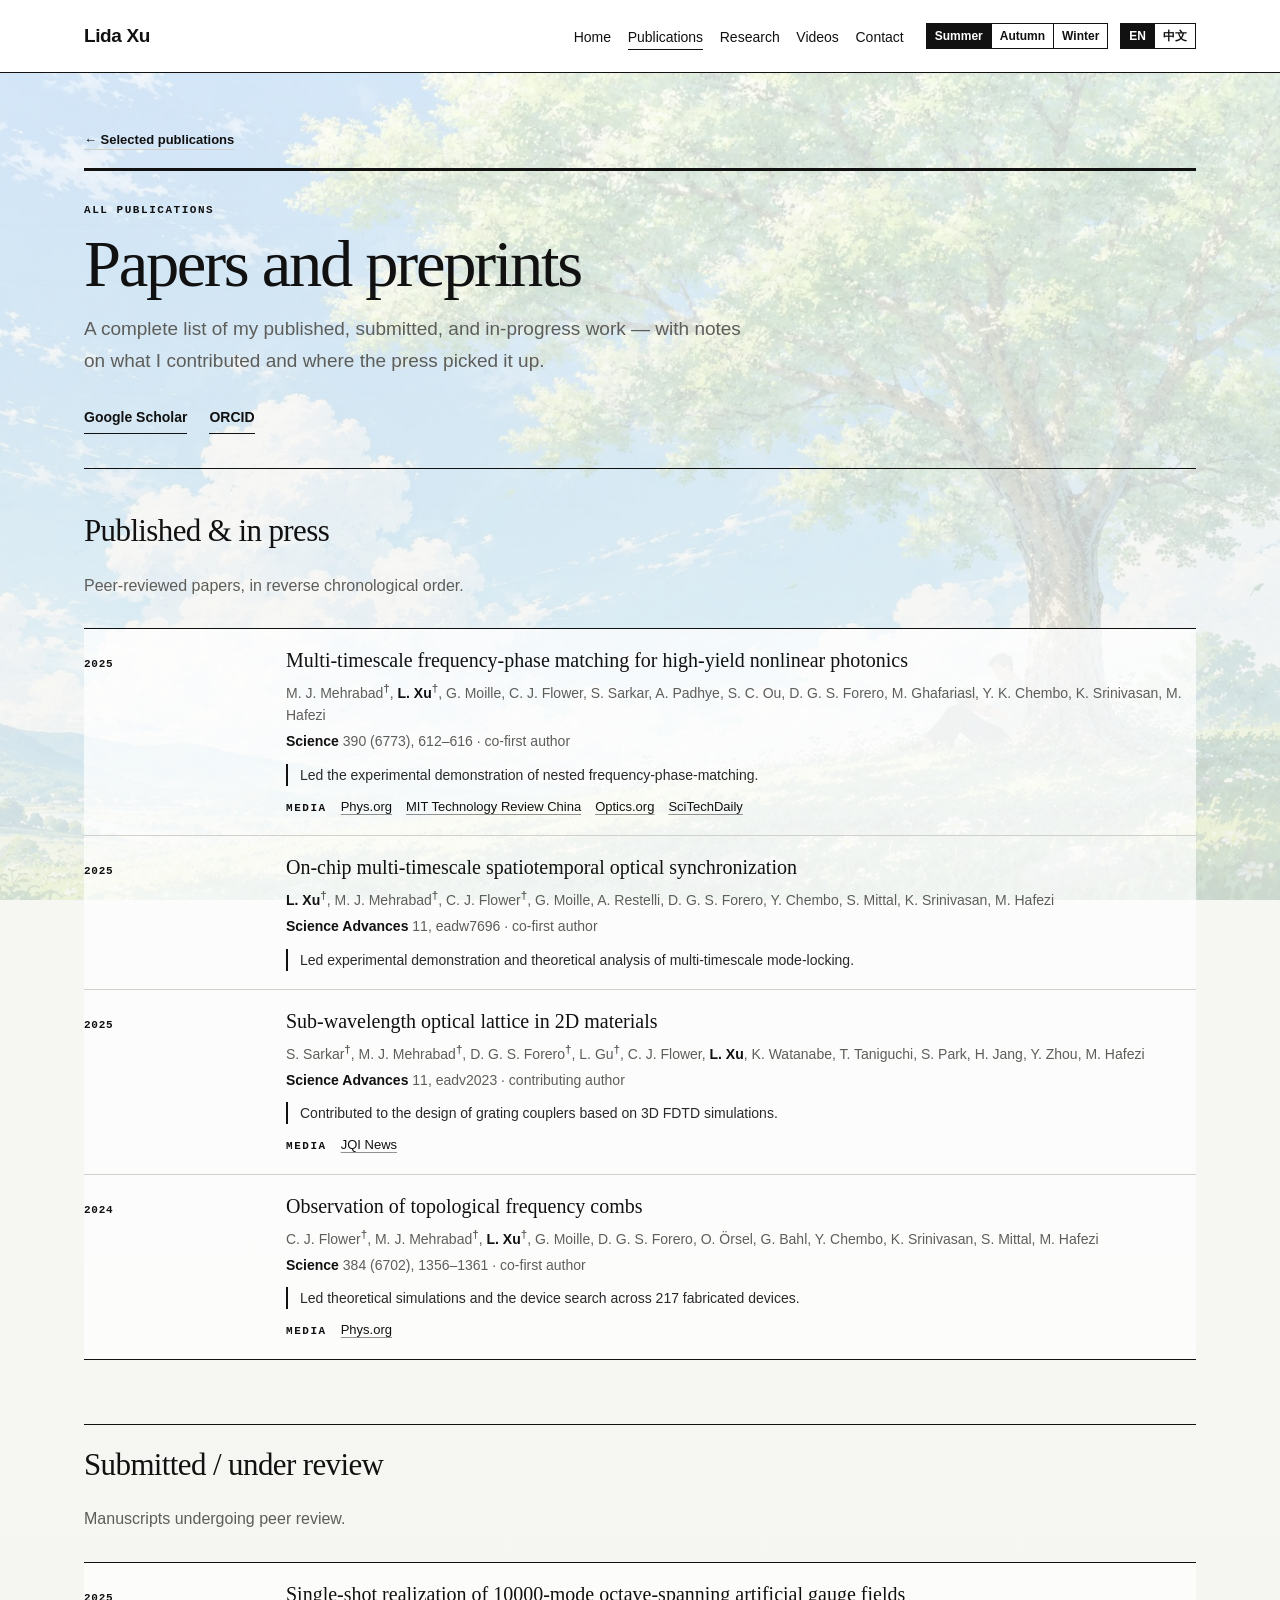
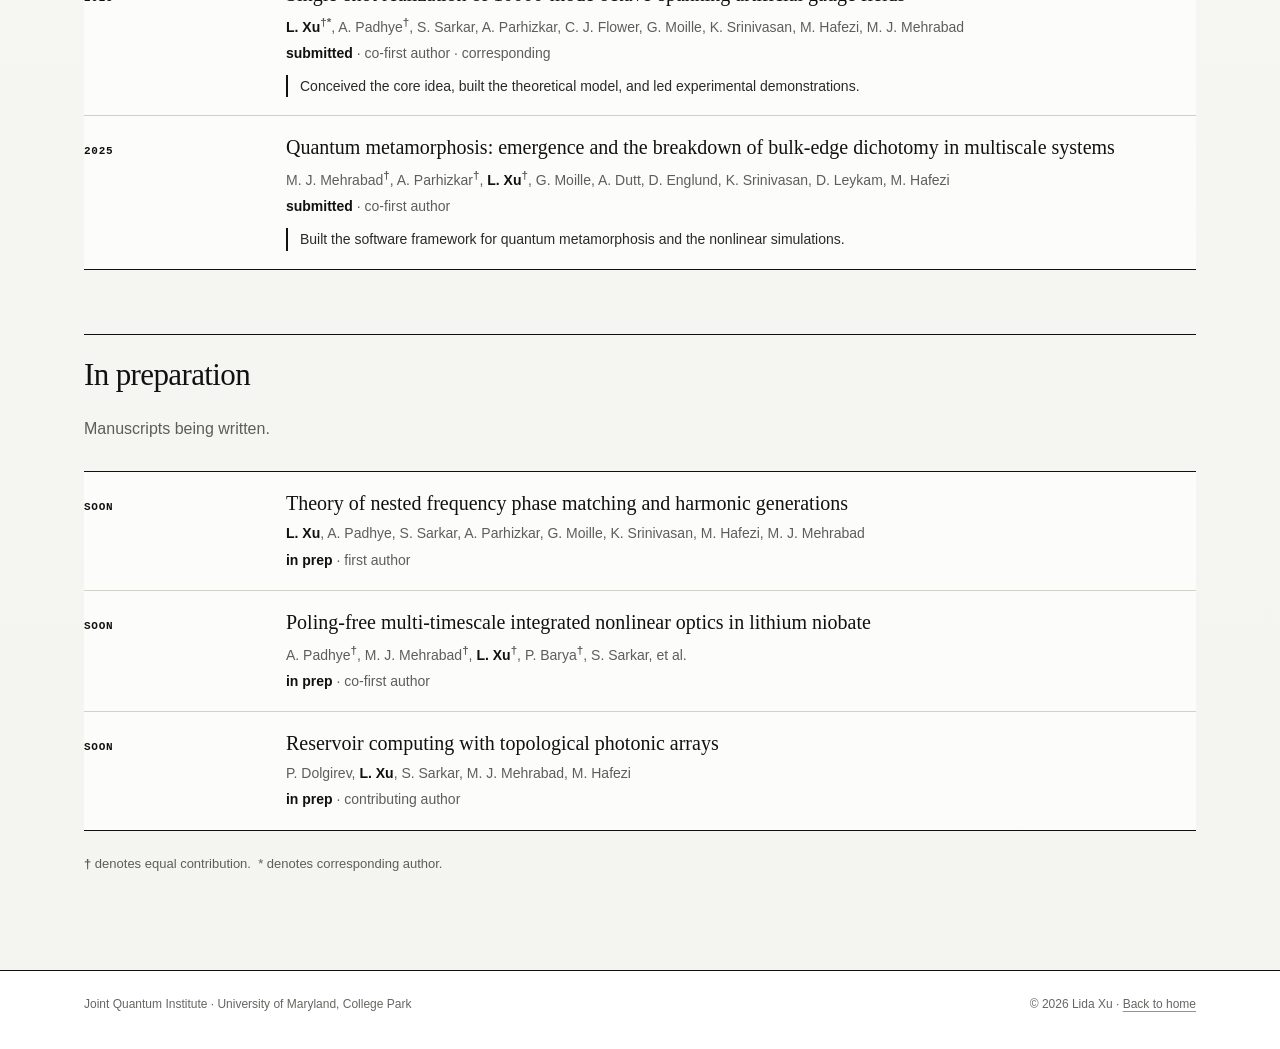
<file: publications.html>
<!DOCTYPE html>
<html lang="en">
<head>
<meta charset="UTF-8" />
<meta name="viewport" content="width=device-width, initial-scale=1.0"/>
<title>Publications — Lida Xu</title>
<link rel="icon" type="image/png" href="images/favicon.png">
<link rel="stylesheet" href="assets/site.css?v=1">
</head>
<body>

<header class="nav">
  <div class="wrap nav-inner">
    <a class="brand" href="index.html">Lida Xu</a>
    <div class="nav-right">
      <nav class="menu" id="siteMenu" aria-label="Main">
        <a href="index.html">Home</a>
        <a href="publications.html" class="active" aria-current="page">Publications</a>
        <a href="index.html#research">Research</a>
        <a href="videos.html">Videos</a>
        <a href="index.html#contact">Contact</a>
      </nav>
      <div class="lang" aria-label="Language">
        <a href="publications.html" class="active" aria-current="true" hreflang="en">EN</a>
        <a href="publications_zh.html" hreflang="zh">中文</a>
      </div>
      <button class="menu-toggle" type="button" aria-expanded="false" aria-controls="siteMenu">
        <span class="menu-toggle-icon" aria-hidden="true"></span>Menu
      </button>
    </div>
  </div>
</header>

<main>

<section class="hero page-hero">
  <div class="wrap">
    <p class="crumb"><a href="index.html#work">← Selected publications</a></p>
    <div class="hero-card">
      <p class="kicker">All publications</p>
      <h1>Papers and preprints</h1>
      <p class="lead">A complete list of my published, submitted, and in-progress work — with notes on what I contributed and where the press picked it up.</p>
      <div class="quicklinks">
        <a href="https://scholar.google.com/citations?hl=en&amp;user=9r61kskAAAAJ" target="_blank" rel="noopener">Google Scholar</a>
        <a href="https://orcid.org/0009-0005-3655-7868" target="_blank" rel="noopener">ORCID</a>
      </div>
    </div>
  </div>
</section>

<!-- ============================================================
     PUBLISHED / IN PRESS
     ============================================================ -->
<section class="section">
  <div class="wrap">
    <div class="section-head">
      <h2>Published &amp; in press</h2>
    </div>
    <p class="section-intro">Peer-reviewed papers, in reverse chronological order.</p>

    <div class="list">

      <article class="list-item">
        <div class="date">2025</div>
        <div class="entry pub">
          <h3><a href="https://www.science.org/doi/abs/10.1126/science.adu6368" target="_blank" rel="noopener">Multi-timescale frequency-phase matching for high-yield nonlinear photonics</a></h3>
          <p class="authors">M. J. Mehrabad<sup class="dagger">†</sup>, <strong>L. Xu</strong><sup class="dagger">†</sup>, G. Moille, C. J. Flower, S. Sarkar, A. Padhye, S. C. Ou, D. G. S. Forero, M. Ghafariasl, Y. K. Chembo, K. Srinivasan, M. Hafezi</p>
          <p class="venue-line"><span class="venue">Science</span> 390 (6773), 612–616 · co-first author</p>
          <p class="contribution">Led the experimental demonstration of nested frequency-phase-matching.</p>
          <p class="media">
            <span class="kicker">Media</span>
            <a href="https://phys.org/news/2025-11-photonic-chips-passively-laser-multiple.html" target="_blank" rel="noopener">Phys.org</a>
            <a href="https://www.mittrchina.com/news/detail/15555" target="_blank" rel="noopener">MIT Technology Review China</a>
            <a href="https://optics.org/news/16/11/23" target="_blank" rel="noopener">Optics.org</a>
            <a href="https://scitechdaily.com/scientists-create-chip-that-generates-brand-new-colors-of-light-cracking-a-decades-old-nonlinear-optics-challenge/" target="_blank" rel="noopener">SciTechDaily</a>
          </p>
        </div>
      </article>

      <article class="list-item">
        <div class="date">2025</div>
        <div class="entry pub">
          <h3><a href="https://www.science.org/doi/full/10.1126/sciadv.adw7696" target="_blank" rel="noopener">On-chip multi-timescale spatiotemporal optical synchronization</a></h3>
          <p class="authors"><strong>L. Xu</strong><sup class="dagger">†</sup>, M. J. Mehrabad<sup class="dagger">†</sup>, C. J. Flower<sup class="dagger">†</sup>, G. Moille, A. Restelli, D. G. S. Forero, Y. Chembo, S. Mittal, K. Srinivasan, M. Hafezi</p>
          <p class="venue-line"><span class="venue">Science Advances</span> 11, eadw7696 · co-first author</p>
          <p class="contribution">Led experimental demonstration and theoretical analysis of multi-timescale mode-locking.</p>
        </div>
      </article>

      <article class="list-item">
        <div class="date">2025</div>
        <div class="entry pub">
          <h3>Sub-wavelength optical lattice in 2D materials</h3>
          <p class="authors">S. Sarkar<sup class="dagger">†</sup>, M. J. Mehrabad<sup class="dagger">†</sup>, D. G. S. Forero<sup class="dagger">†</sup>, L. Gu<sup class="dagger">†</sup>, C. J. Flower, <strong>L. Xu</strong>, K. Watanabe, T. Taniguchi, S. Park, H. Jang, Y. Zhou, M. Hafezi</p>
          <p class="venue-line"><span class="venue">Science Advances</span> 11, eadv2023 · contributing author</p>
          <p class="contribution">Contributed to the design of grating couplers based on 3D FDTD simulations.</p>
          <p class="media">
            <span class="kicker">Media</span>
            <a href="https://jqi.umd.edu/news/researchers-identify-groovy-way-beat-diffraction-limit" target="_blank" rel="noopener">JQI News</a>
          </p>
        </div>
      </article>

      <article class="list-item">
        <div class="date">2024</div>
        <div class="entry pub">
          <h3><a href="https://www.science.org/doi/full/10.1126/science.ado0053" target="_blank" rel="noopener">Observation of topological frequency combs</a></h3>
          <p class="authors">C. J. Flower<sup class="dagger">†</sup>, M. J. Mehrabad<sup class="dagger">†</sup>, <strong>L. Xu</strong><sup class="dagger">†</sup>, G. Moille, D. G. S. Forero, O. Örsel, G. Bahl, Y. Chembo, K. Srinivasan, S. Mittal, M. Hafezi</p>
          <p class="venue-line"><span class="venue">Science</span> 384 (6702), 1356–1361 · co-first author</p>
          <p class="contribution">Led theoretical simulations and the device search across 217 fabricated devices.</p>
          <p class="media">
            <span class="kicker">Media</span>
            <a href="https://phys.org/news/2024-06-photonic-chip-spawns-topological-frequency.html" target="_blank" rel="noopener">Phys.org</a>
          </p>
        </div>
      </article>

    </div>
  </div>
</section>

<!-- ============================================================
     SUBMITTED / UNDER REVIEW
     ============================================================ -->
<section class="section">
  <div class="wrap">
    <div class="section-head">
      <h2>Submitted / under review</h2>
    </div>
    <p class="section-intro">Manuscripts undergoing peer review.</p>

    <div class="list">

      <article class="list-item">
        <div class="date">2025</div>
        <div class="entry pub">
          <h3>Single-shot realization of 10000-mode octave-spanning artificial gauge fields</h3>
          <p class="authors"><strong>L. Xu</strong><sup class="dagger">†*</sup>, A. Padhye<sup class="dagger">†</sup>, S. Sarkar, A. Parhizkar, C. J. Flower, G. Moille, K. Srinivasan, M. Hafezi, M. J. Mehrabad</p>
          <p class="venue-line"><span class="venue">submitted</span> · co-first author · corresponding</p>
          <p class="contribution">Conceived the core idea, built the theoretical model, and led experimental demonstrations.</p>
        </div>
      </article>

      <article class="list-item">
        <div class="date">2025</div>
        <div class="entry pub">
          <h3>Quantum metamorphosis: emergence and the breakdown of bulk-edge dichotomy in multiscale systems</h3>
          <p class="authors">M. J. Mehrabad<sup class="dagger">†</sup>, A. Parhizkar<sup class="dagger">†</sup>, <strong>L. Xu</strong><sup class="dagger">†</sup>, G. Moille, A. Dutt, D. Englund, K. Srinivasan, D. Leykam, M. Hafezi</p>
          <p class="venue-line"><span class="venue">submitted</span> · co-first author</p>
          <p class="contribution">Built the software framework for quantum metamorphosis and the nonlinear simulations.</p>
        </div>
      </article>

    </div>
  </div>
</section>

<!-- ============================================================
     IN PREPARATION
     ============================================================ -->
<section class="section">
  <div class="wrap">
    <div class="section-head">
      <h2>In preparation</h2>
    </div>
    <p class="section-intro">Manuscripts being written.</p>

    <div class="list">

      <article class="list-item">
        <div class="date">soon</div>
        <div class="entry pub">
          <h3>Theory of nested frequency phase matching and harmonic generations</h3>
          <p class="authors"><strong>L. Xu</strong>, A. Padhye, S. Sarkar, A. Parhizkar, G. Moille, K. Srinivasan, M. Hafezi, M. J. Mehrabad</p>
          <p class="venue-line"><span class="venue">in prep</span> · first author</p>
        </div>
      </article>

      <article class="list-item">
        <div class="date">soon</div>
        <div class="entry pub">
          <h3>Poling-free multi-timescale integrated nonlinear optics in lithium niobate</h3>
          <p class="authors">A. Padhye<sup class="dagger">†</sup>, M. J. Mehrabad<sup class="dagger">†</sup>, <strong>L. Xu</strong><sup class="dagger">†</sup>, P. Barya<sup class="dagger">†</sup>, S. Sarkar, et al.</p>
          <p class="venue-line"><span class="venue">in prep</span> · co-first author</p>
        </div>
      </article>

      <article class="list-item">
        <div class="date">soon</div>
        <div class="entry pub">
          <h3>Reservoir computing with topological photonic arrays</h3>
          <p class="authors">P. Dolgirev, <strong>L. Xu</strong>, S. Sarkar, M. J. Mehrabad, M. Hafezi</p>
          <p class="venue-line"><span class="venue">in prep</span> · contributing author</p>
        </div>
      </article>

    </div>

    <p class="footnote"><span class="dagger">†</span> denotes equal contribution. &nbsp;* denotes corresponding author.</p>
  </div>
</section>

</main>

<footer class="footer">
  <div class="wrap row">
    <div>Joint Quantum Institute · University of Maryland, College Park</div>
    <div>© 2026 Lida Xu · <a href="index.html">Back to home</a></div>
  </div>
</footer>

<script src="assets/site.js?v=1" defer></script>
</body>
</html>
</file>
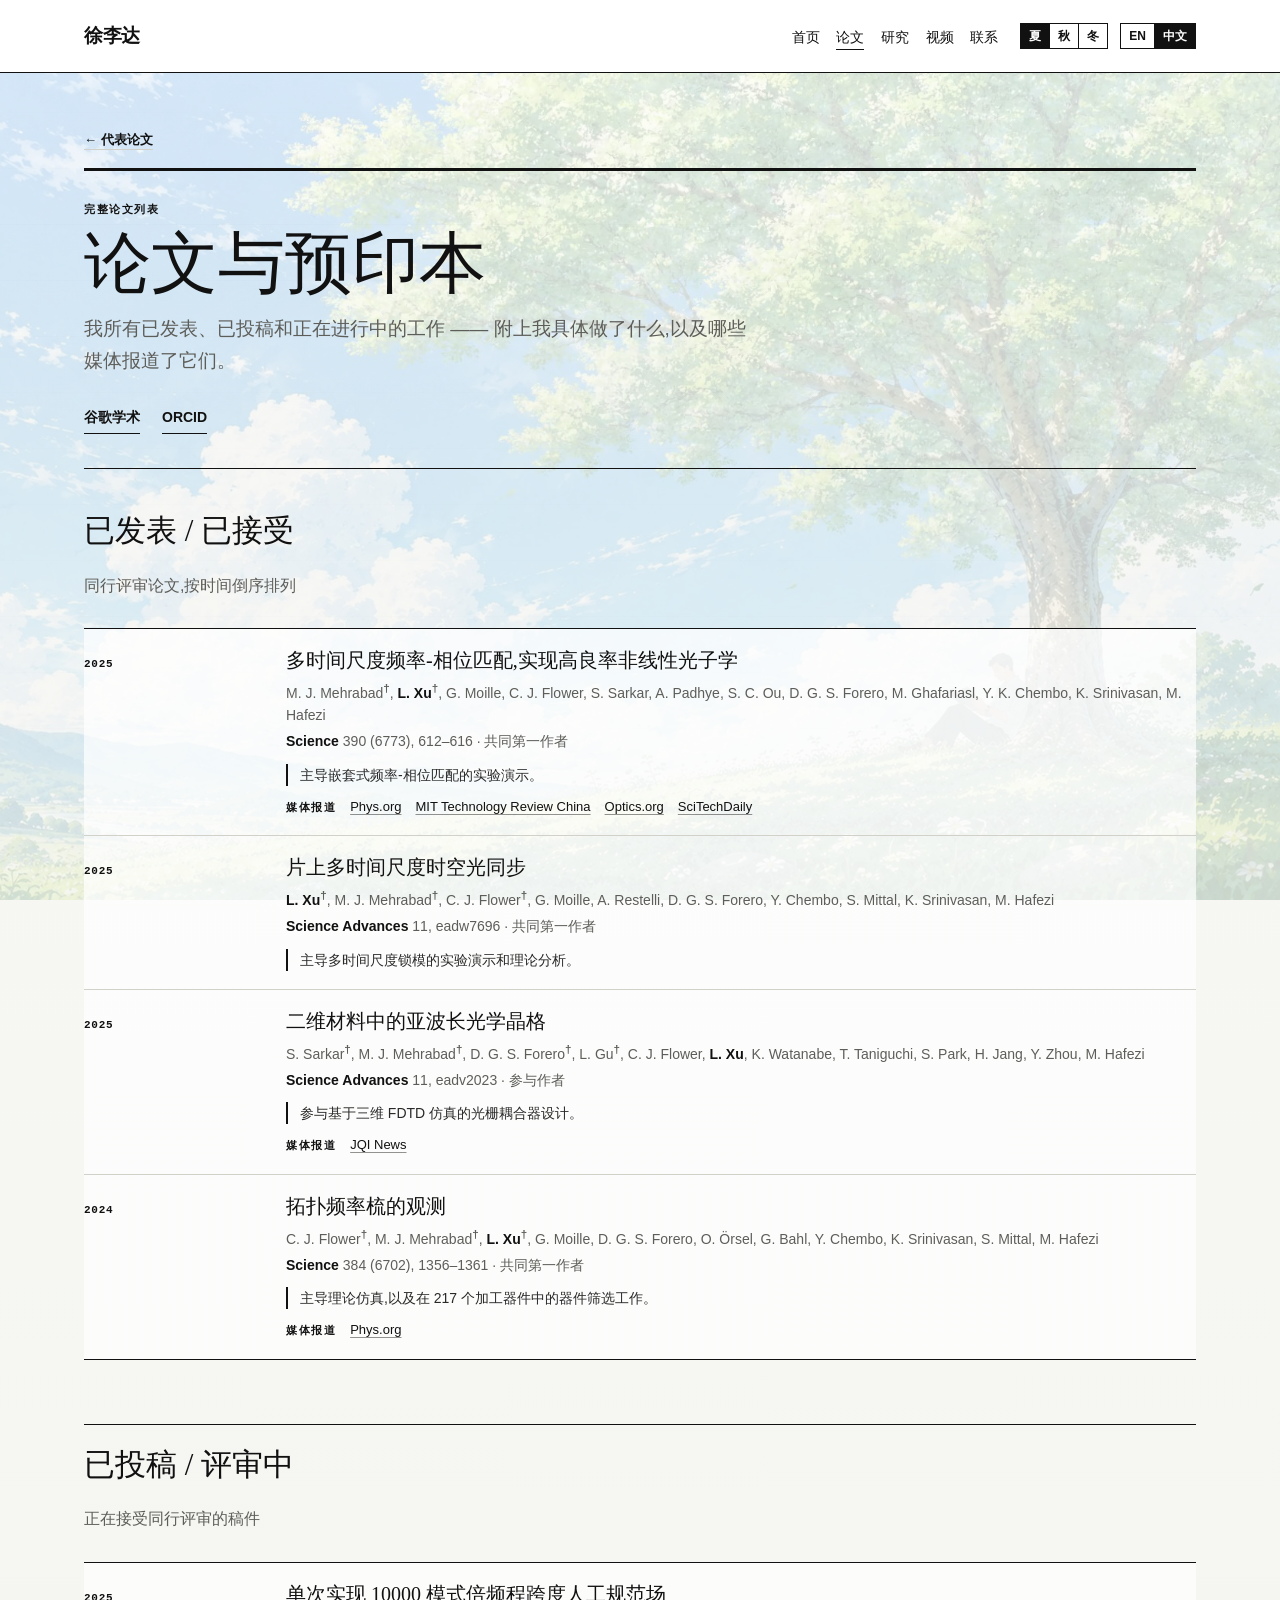
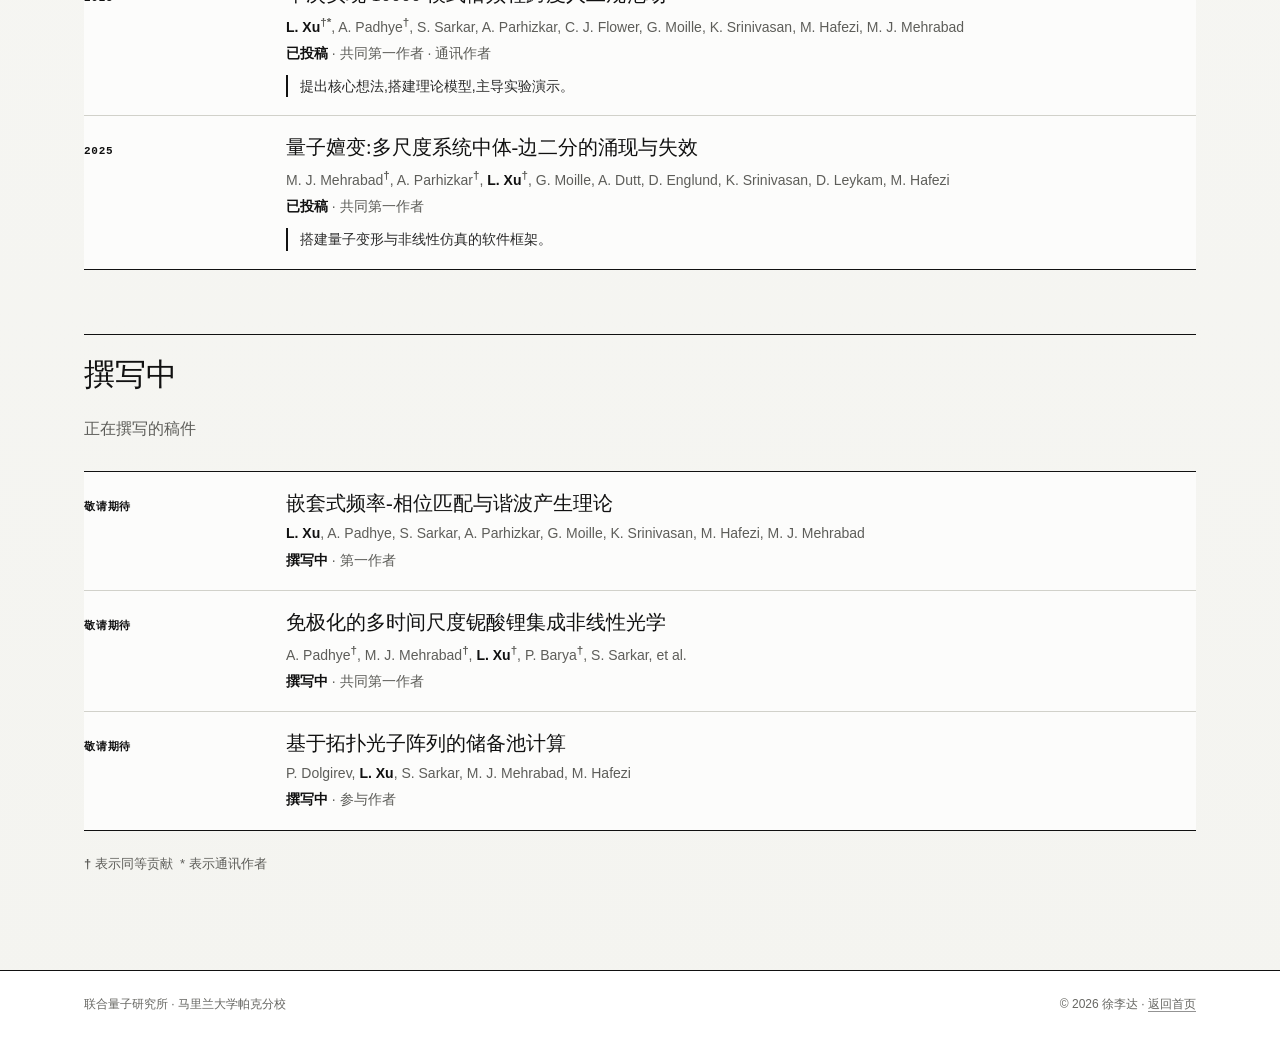
<file: publications_zh.html>
<!DOCTYPE html>
<html lang="zh-CN">
<head>
<meta charset="UTF-8" />
<meta name="viewport" content="width=device-width, initial-scale=1.0"/>
<title>论文发表 — 徐李达</title>
<link rel="icon" type="image/png" href="images/favicon.png">
<link rel="stylesheet" href="assets/site.css?v=1">
</head>
<body>

<header class="nav">
  <div class="wrap nav-inner">
    <a class="brand" href="index_zh.html">徐李达</a>
    <div class="nav-right">
      <nav class="menu" id="siteMenu" aria-label="主导航">
        <a href="index_zh.html">首页</a>
        <a href="publications_zh.html" class="active" aria-current="page">论文</a>
        <a href="index_zh.html#research">研究</a>
        <a href="videos_zh.html">视频</a>
        <a href="index_zh.html#contact">联系</a>
      </nav>
      <div class="lang" aria-label="语言">
        <a href="publications.html" hreflang="en">EN</a>
        <a href="publications_zh.html" class="active" aria-current="true" hreflang="zh">中文</a>
      </div>
      <button class="menu-toggle" type="button" aria-expanded="false" aria-controls="siteMenu">
        <span class="menu-toggle-icon" aria-hidden="true"></span>菜单
      </button>
    </div>
  </div>
</header>

<main>

<section class="hero page-hero">
  <div class="wrap">
    <p class="crumb"><a href="index_zh.html#work">← 代表论文</a></p>
    <div class="hero-card">
      <p class="kicker">完整论文列表</p>
      <h1>论文与预印本</h1>
      <p class="lead">我所有已发表、已投稿和正在进行中的工作 —— 附上我具体做了什么,以及哪些媒体报道了它们。</p>
      <div class="quicklinks">
        <a href="https://scholar.google.com/citations?hl=en&amp;user=9r61kskAAAAJ" target="_blank" rel="noopener">谷歌学术</a>
        <a href="https://orcid.org/0009-0005-3655-7868" target="_blank" rel="noopener">ORCID</a>
      </div>
    </div>
  </div>
</section>

<!-- ============================================================
     PUBLISHED / IN PRESS
     ============================================================ -->
<section class="section">
  <div class="wrap">
    <div class="section-head">
      <h2>已发表 / 已接受</h2>
    </div>
    <p class="section-intro">同行评审论文,按时间倒序排列</p>

    <div class="list">

      <article class="list-item">
        <div class="date">2025</div>
        <div class="entry pub">
          <h3><a href="https://www.science.org/doi/abs/10.1126/science.adu6368" target="_blank" rel="noopener">多时间尺度频率-相位匹配,实现高良率非线性光子学</a></h3>
          <p class="authors">M. J. Mehrabad<sup class="dagger">†</sup>, <strong>L. Xu</strong><sup class="dagger">†</sup>, G. Moille, C. J. Flower, S. Sarkar, A. Padhye, S. C. Ou, D. G. S. Forero, M. Ghafariasl, Y. K. Chembo, K. Srinivasan, M. Hafezi</p>
          <p class="venue-line"><span class="venue">Science</span> 390 (6773), 612–616 · 共同第一作者</p>
          <p class="contribution">主导嵌套式频率-相位匹配的实验演示。</p>
          <p class="media">
            <span class="kicker">媒体报道</span>
            <a href="https://phys.org/news/2025-11-photonic-chips-passively-laser-multiple.html" target="_blank" rel="noopener">Phys.org</a>
            <a href="https://www.mittrchina.com/news/detail/15555" target="_blank" rel="noopener">MIT Technology Review China</a>
            <a href="https://optics.org/news/16/11/23" target="_blank" rel="noopener">Optics.org</a>
            <a href="https://scitechdaily.com/scientists-create-chip-that-generates-brand-new-colors-of-light-cracking-a-decades-old-nonlinear-optics-challenge/" target="_blank" rel="noopener">SciTechDaily</a>
          </p>
        </div>
      </article>

      <article class="list-item">
        <div class="date">2025</div>
        <div class="entry pub">
          <h3><a href="https://www.science.org/doi/full/10.1126/sciadv.adw7696" target="_blank" rel="noopener">片上多时间尺度时空光同步</a></h3>
          <p class="authors"><strong>L. Xu</strong><sup class="dagger">†</sup>, M. J. Mehrabad<sup class="dagger">†</sup>, C. J. Flower<sup class="dagger">†</sup>, G. Moille, A. Restelli, D. G. S. Forero, Y. Chembo, S. Mittal, K. Srinivasan, M. Hafezi</p>
          <p class="venue-line"><span class="venue">Science Advances</span> 11, eadw7696 · 共同第一作者</p>
          <p class="contribution">主导多时间尺度锁模的实验演示和理论分析。</p>
        </div>
      </article>

      <article class="list-item">
        <div class="date">2025</div>
        <div class="entry pub">
          <h3>二维材料中的亚波长光学晶格</h3>
          <p class="authors">S. Sarkar<sup class="dagger">†</sup>, M. J. Mehrabad<sup class="dagger">†</sup>, D. G. S. Forero<sup class="dagger">†</sup>, L. Gu<sup class="dagger">†</sup>, C. J. Flower, <strong>L. Xu</strong>, K. Watanabe, T. Taniguchi, S. Park, H. Jang, Y. Zhou, M. Hafezi</p>
          <p class="venue-line"><span class="venue">Science Advances</span> 11, eadv2023 · 参与作者</p>
          <p class="contribution">参与基于三维 FDTD 仿真的光栅耦合器设计。</p>
          <p class="media">
            <span class="kicker">媒体报道</span>
            <a href="https://jqi.umd.edu/news/researchers-identify-groovy-way-beat-diffraction-limit" target="_blank" rel="noopener">JQI News</a>
          </p>
        </div>
      </article>

      <article class="list-item">
        <div class="date">2024</div>
        <div class="entry pub">
          <h3><a href="https://www.science.org/doi/full/10.1126/science.ado0053" target="_blank" rel="noopener">拓扑频率梳的观测</a></h3>
          <p class="authors">C. J. Flower<sup class="dagger">†</sup>, M. J. Mehrabad<sup class="dagger">†</sup>, <strong>L. Xu</strong><sup class="dagger">†</sup>, G. Moille, D. G. S. Forero, O. Örsel, G. Bahl, Y. Chembo, K. Srinivasan, S. Mittal, M. Hafezi</p>
          <p class="venue-line"><span class="venue">Science</span> 384 (6702), 1356–1361 · 共同第一作者</p>
          <p class="contribution">主导理论仿真,以及在 217 个加工器件中的器件筛选工作。</p>
          <p class="media">
            <span class="kicker">媒体报道</span>
            <a href="https://phys.org/news/2024-06-photonic-chip-spawns-topological-frequency.html" target="_blank" rel="noopener">Phys.org</a>
          </p>
        </div>
      </article>

    </div>
  </div>
</section>

<!-- ============================================================
     SUBMITTED / UNDER REVIEW
     ============================================================ -->
<section class="section">
  <div class="wrap">
    <div class="section-head">
      <h2>已投稿 / 评审中</h2>
    </div>
    <p class="section-intro">正在接受同行评审的稿件</p>

    <div class="list">

      <article class="list-item">
        <div class="date">2025</div>
        <div class="entry pub">
          <h3>单次实现 10000 模式倍频程跨度人工规范场</h3>
          <p class="authors"><strong>L. Xu</strong><sup class="dagger">†*</sup>, A. Padhye<sup class="dagger">†</sup>, S. Sarkar, A. Parhizkar, C. J. Flower, G. Moille, K. Srinivasan, M. Hafezi, M. J. Mehrabad</p>
          <p class="venue-line"><span class="venue">已投稿</span> · 共同第一作者 · 通讯作者</p>
          <p class="contribution">提出核心想法,搭建理论模型,主导实验演示。</p>
        </div>
      </article>

      <article class="list-item">
        <div class="date">2025</div>
        <div class="entry pub">
          <h3>量子嬗变:多尺度系统中体-边二分的涌现与失效</h3>
          <p class="authors">M. J. Mehrabad<sup class="dagger">†</sup>, A. Parhizkar<sup class="dagger">†</sup>, <strong>L. Xu</strong><sup class="dagger">†</sup>, G. Moille, A. Dutt, D. Englund, K. Srinivasan, D. Leykam, M. Hafezi</p>
          <p class="venue-line"><span class="venue">已投稿</span> · 共同第一作者</p>
          <p class="contribution">搭建量子变形与非线性仿真的软件框架。</p>
        </div>
      </article>

    </div>
  </div>
</section>

<!-- ============================================================
     IN PREPARATION
     ============================================================ -->
<section class="section">
  <div class="wrap">
    <div class="section-head">
      <h2>撰写中</h2>
    </div>
    <p class="section-intro">正在撰写的稿件</p>

    <div class="list">

      <article class="list-item">
        <div class="date">敬请期待</div>
        <div class="entry pub">
          <h3>嵌套式频率-相位匹配与谐波产生理论</h3>
          <p class="authors"><strong>L. Xu</strong>, A. Padhye, S. Sarkar, A. Parhizkar, G. Moille, K. Srinivasan, M. Hafezi, M. J. Mehrabad</p>
          <p class="venue-line"><span class="venue">撰写中</span> · 第一作者</p>
        </div>
      </article>

      <article class="list-item">
        <div class="date">敬请期待</div>
        <div class="entry pub">
          <h3>免极化的多时间尺度铌酸锂集成非线性光学</h3>
          <p class="authors">A. Padhye<sup class="dagger">†</sup>, M. J. Mehrabad<sup class="dagger">†</sup>, <strong>L. Xu</strong><sup class="dagger">†</sup>, P. Barya<sup class="dagger">†</sup>, S. Sarkar, et al.</p>
          <p class="venue-line"><span class="venue">撰写中</span> · 共同第一作者</p>
        </div>
      </article>

      <article class="list-item">
        <div class="date">敬请期待</div>
        <div class="entry pub">
          <h3>基于拓扑光子阵列的储备池计算</h3>
          <p class="authors">P. Dolgirev, <strong>L. Xu</strong>, S. Sarkar, M. J. Mehrabad, M. Hafezi</p>
          <p class="venue-line"><span class="venue">撰写中</span> · 参与作者</p>
        </div>
      </article>

    </div>

    <p class="footnote"><span class="dagger">†</span> 表示同等贡献 &nbsp;* 表示通讯作者</p>
  </div>
</section>

</main>

<footer class="footer">
  <div class="wrap row">
    <div>联合量子研究所 · 马里兰大学帕克分校</div>
    <div>© 2026 徐李达 · <a href="index_zh.html">返回首页</a></div>
  </div>
</footer>

<script src="assets/site.js?v=1" defer></script>
</body>
</html>
</file>
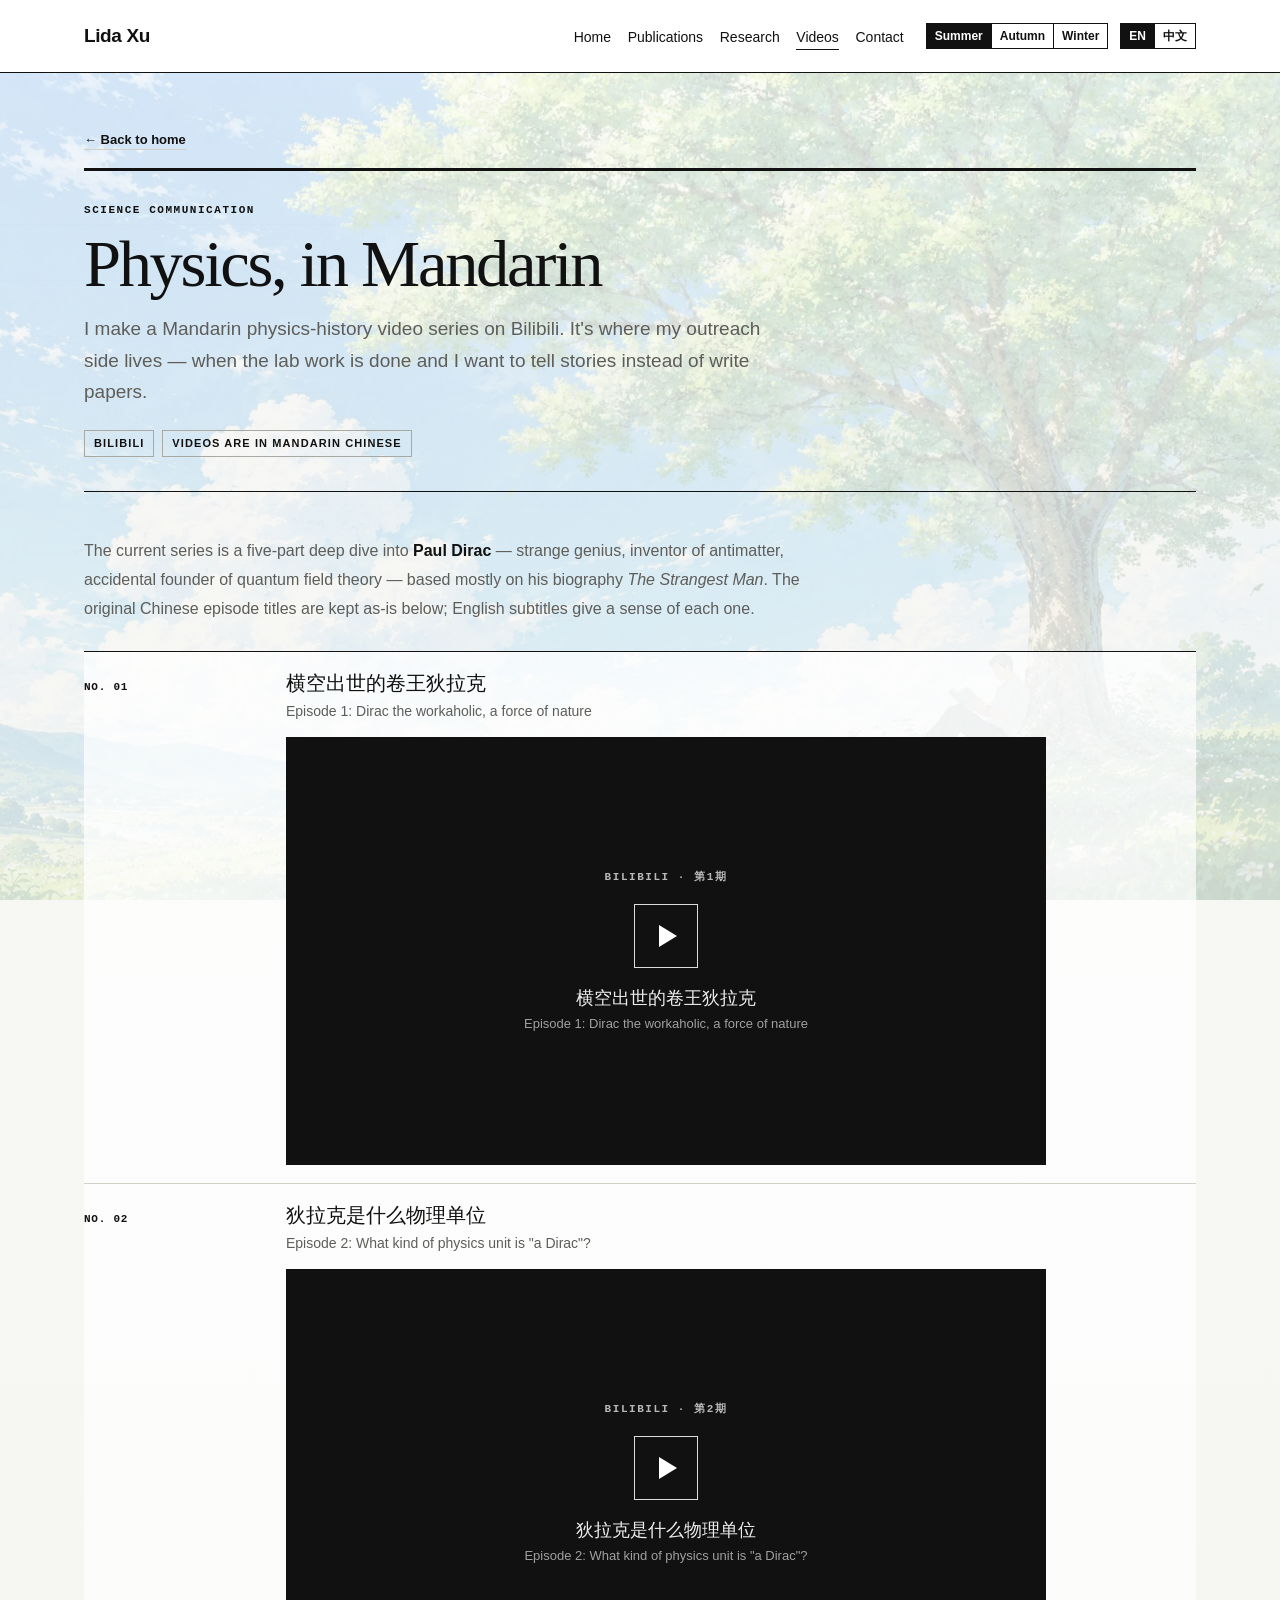
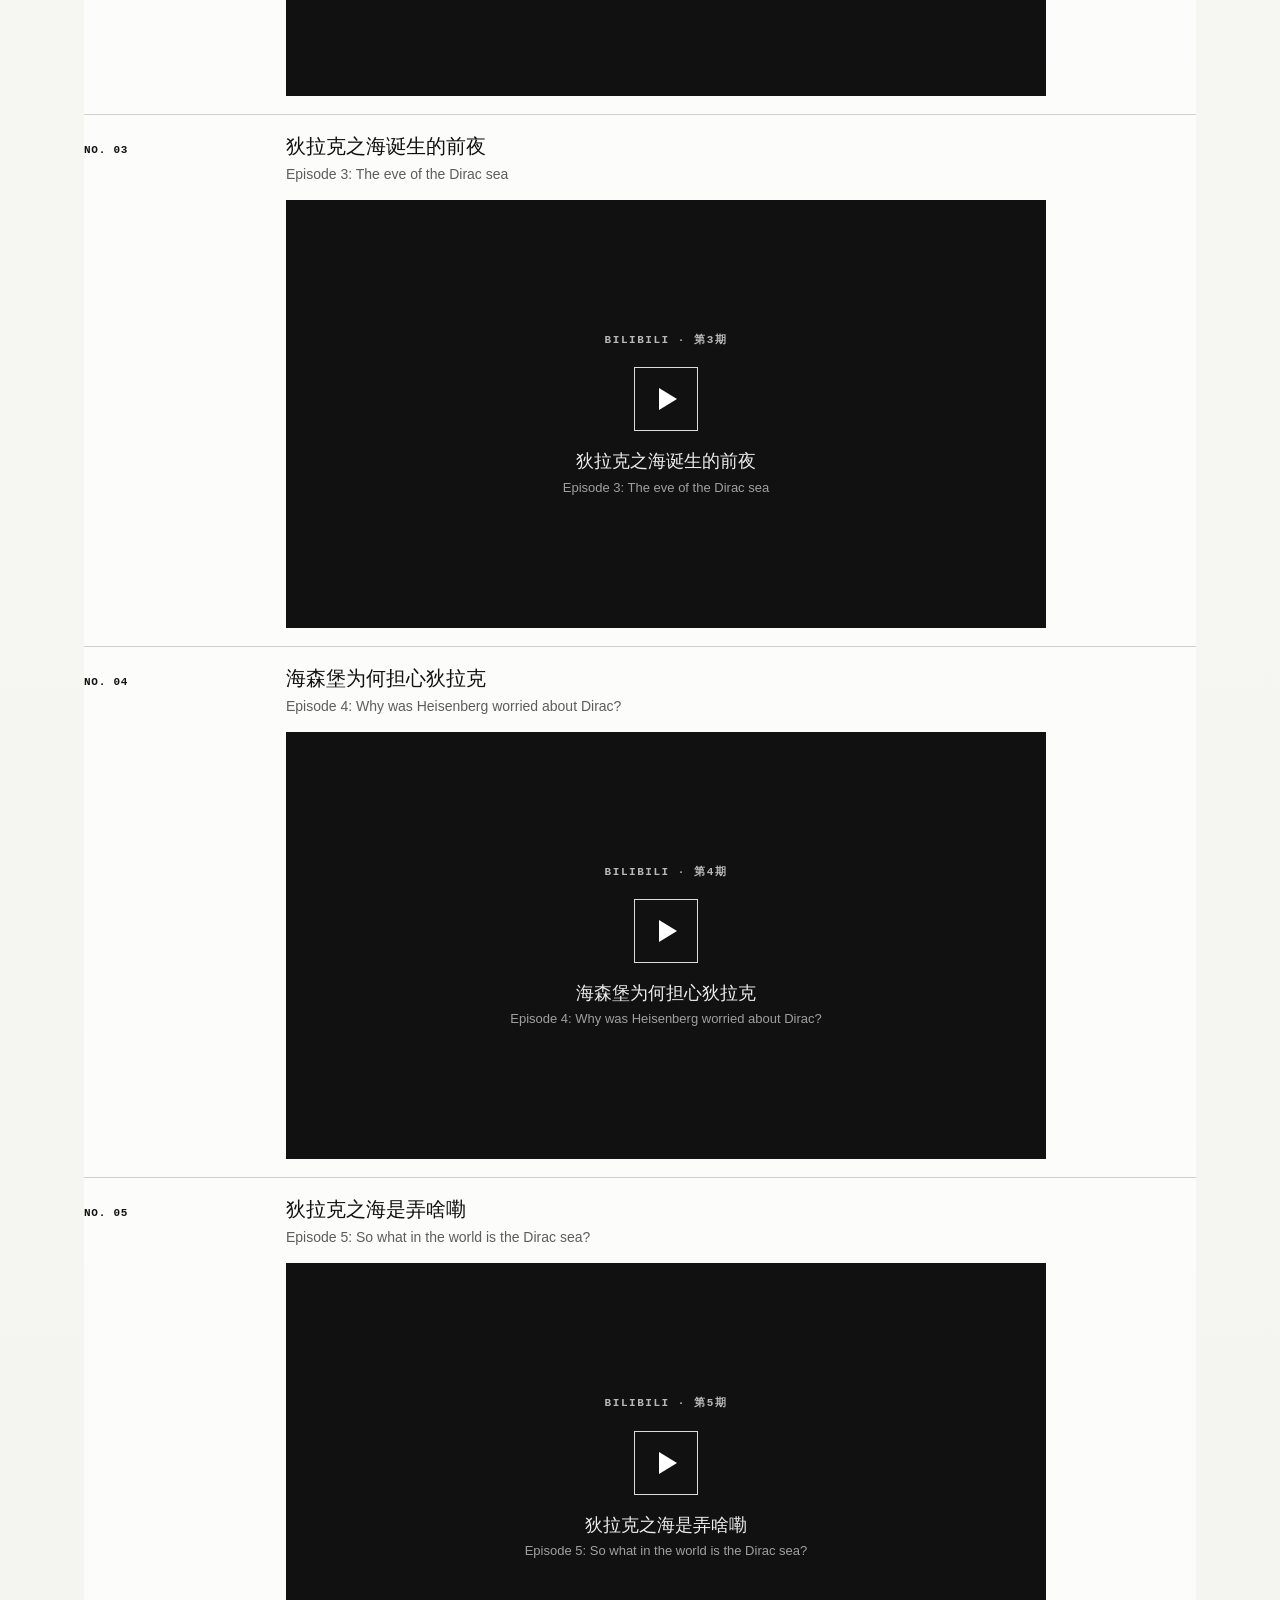
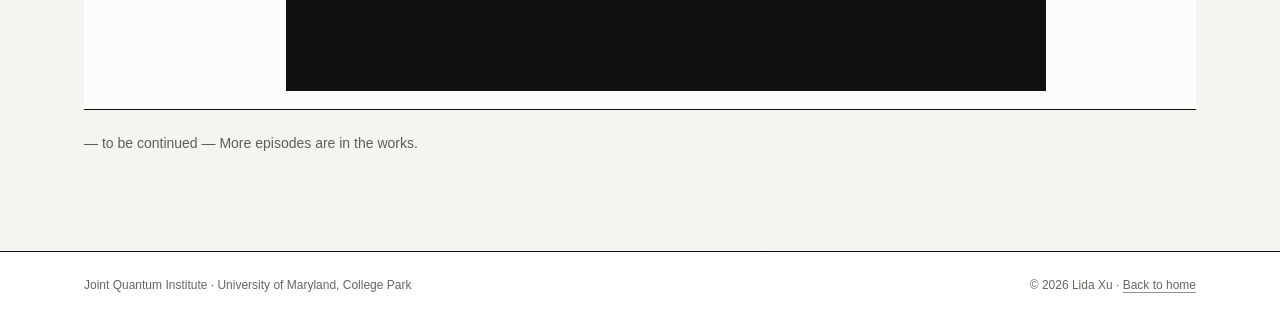
<file: videos.html>
<!DOCTYPE html>
<html lang="en">
<head>
<meta charset="UTF-8" />
<meta name="viewport" content="width=device-width, initial-scale=1.0"/>
<title>Science communication — Lida Xu</title>
<link rel="icon" type="image/png" href="images/favicon.png">
<link rel="stylesheet" href="assets/site.css?v=1">
</head>
<body>

<header class="nav">
  <div class="wrap nav-inner">
    <a class="brand" href="index.html">Lida Xu</a>
    <div class="nav-right">
      <nav class="menu" id="siteMenu" aria-label="Main">
        <a href="index.html">Home</a>
        <a href="publications.html">Publications</a>
        <a href="index.html#research">Research</a>
        <a href="videos.html" class="active" aria-current="page">Videos</a>
        <a href="index.html#contact">Contact</a>
      </nav>
      <div class="lang" aria-label="Language">
        <a href="videos.html" class="active" aria-current="true" hreflang="en">EN</a>
        <a href="videos_zh.html" hreflang="zh">中文</a>
      </div>
      <button class="menu-toggle" type="button" aria-expanded="false" aria-controls="siteMenu">
        <span class="menu-toggle-icon" aria-hidden="true"></span>Menu
      </button>
    </div>
  </div>
</header>

<main>

<section class="hero page-hero">
  <div class="wrap">
    <p class="crumb"><a href="index.html">← Back to home</a></p>
    <div class="hero-card">
      <p class="kicker">Science communication</p>
      <h1>Physics, in Mandarin</h1>
      <p class="lead">I make a Mandarin physics-history video series on Bilibili. It's where my outreach side lives — when the lab work is done and I want to tell stories instead of write papers.</p>
      <div class="pills">
        <span class="pill">Bilibili</span>
        <span class="pill">Videos are in Mandarin Chinese</span>
      </div>
    </div>
  </div>
</section>

<section class="section">
  <div class="wrap">
    <p class="section-intro">
      The current series is a five-part deep dive into <strong>Paul Dirac</strong> — strange genius, inventor of antimatter, accidental founder of quantum field theory — based mostly on his biography <em>The Strangest Man</em>. The original Chinese episode titles are kept as-is below; English subtitles give a sense of each one.
    </p>

    <div class="list">

      <article class="list-item">
        <div class="date">No. 01</div>
        <div class="entry">
          <h3>横空出世的卷王狄拉克</h3>
          <p class="episode-sub">Episode 1: Dirac the workaholic, a force of nature</p>
          <div class="video" data-bvid="BV17S4y1m7kL" role="button" tabindex="0" aria-label="Play episode 1">
            <div class="video-placeholder">
              <span class="kicker">Bilibili · 第1期</span>
              <span class="play" aria-hidden="true"></span>
              <span class="ph-title">横空出世的卷王狄拉克<span>Episode 1: Dirac the workaholic, a force of nature</span></span>
            </div>
          </div>
        </div>
      </article>

      <article class="list-item">
        <div class="date">No. 02</div>
        <div class="entry">
          <h3>狄拉克是什么物理单位</h3>
          <p class="episode-sub">Episode 2: What kind of physics unit is "a Dirac"?</p>
          <div class="video" data-bvid="BV15t4y1s7tS" role="button" tabindex="0" aria-label="Play episode 2">
            <div class="video-placeholder">
              <span class="kicker">Bilibili · 第2期</span>
              <span class="play" aria-hidden="true"></span>
              <span class="ph-title">狄拉克是什么物理单位<span>Episode 2: What kind of physics unit is "a Dirac"?</span></span>
            </div>
          </div>
        </div>
      </article>

      <article class="list-item">
        <div class="date">No. 03</div>
        <div class="entry">
          <h3>狄拉克之海诞生的前夜</h3>
          <p class="episode-sub">Episode 3: The eve of the Dirac sea</p>
          <div class="video" data-bvid="BV1jc411Z7je" role="button" tabindex="0" aria-label="Play episode 3">
            <div class="video-placeholder">
              <span class="kicker">Bilibili · 第3期</span>
              <span class="play" aria-hidden="true"></span>
              <span class="ph-title">狄拉克之海诞生的前夜<span>Episode 3: The eve of the Dirac sea</span></span>
            </div>
          </div>
        </div>
      </article>

      <article class="list-item">
        <div class="date">No. 04</div>
        <div class="entry">
          <h3>海森堡为何担心狄拉克</h3>
          <p class="episode-sub">Episode 4: Why was Heisenberg worried about Dirac?</p>
          <div class="video" data-bvid="BV1yH4y1z7ic" role="button" tabindex="0" aria-label="Play episode 4">
            <div class="video-placeholder">
              <span class="kicker">Bilibili · 第4期</span>
              <span class="play" aria-hidden="true"></span>
              <span class="ph-title">海森堡为何担心狄拉克<span>Episode 4: Why was Heisenberg worried about Dirac?</span></span>
            </div>
          </div>
        </div>
      </article>

      <article class="list-item">
        <div class="date">No. 05</div>
        <div class="entry">
          <h3>狄拉克之海是弄啥嘞</h3>
          <p class="episode-sub">Episode 5: So what in the world is the Dirac sea?</p>
          <div class="video" data-bvid="BV1ob4y1g7Tw" role="button" tabindex="0" aria-label="Play episode 5">
            <div class="video-placeholder">
              <span class="kicker">Bilibili · 第5期</span>
              <span class="play" aria-hidden="true"></span>
              <span class="ph-title">狄拉克之海是弄啥嘞<span>Episode 5: So what in the world is the Dirac sea?</span></span>
            </div>
          </div>
        </div>
      </article>

    </div>

    <p class="end-note">— to be continued — More episodes are in the works.</p>
  </div>
</section>

</main>

<footer class="footer">
  <div class="wrap row">
    <div>Joint Quantum Institute · University of Maryland, College Park</div>
    <div>© 2026 Lida Xu · <a href="index.html">Back to home</a></div>
  </div>
</footer>

<script src="assets/site.js?v=1" defer></script>
</body>
</html>
</file>
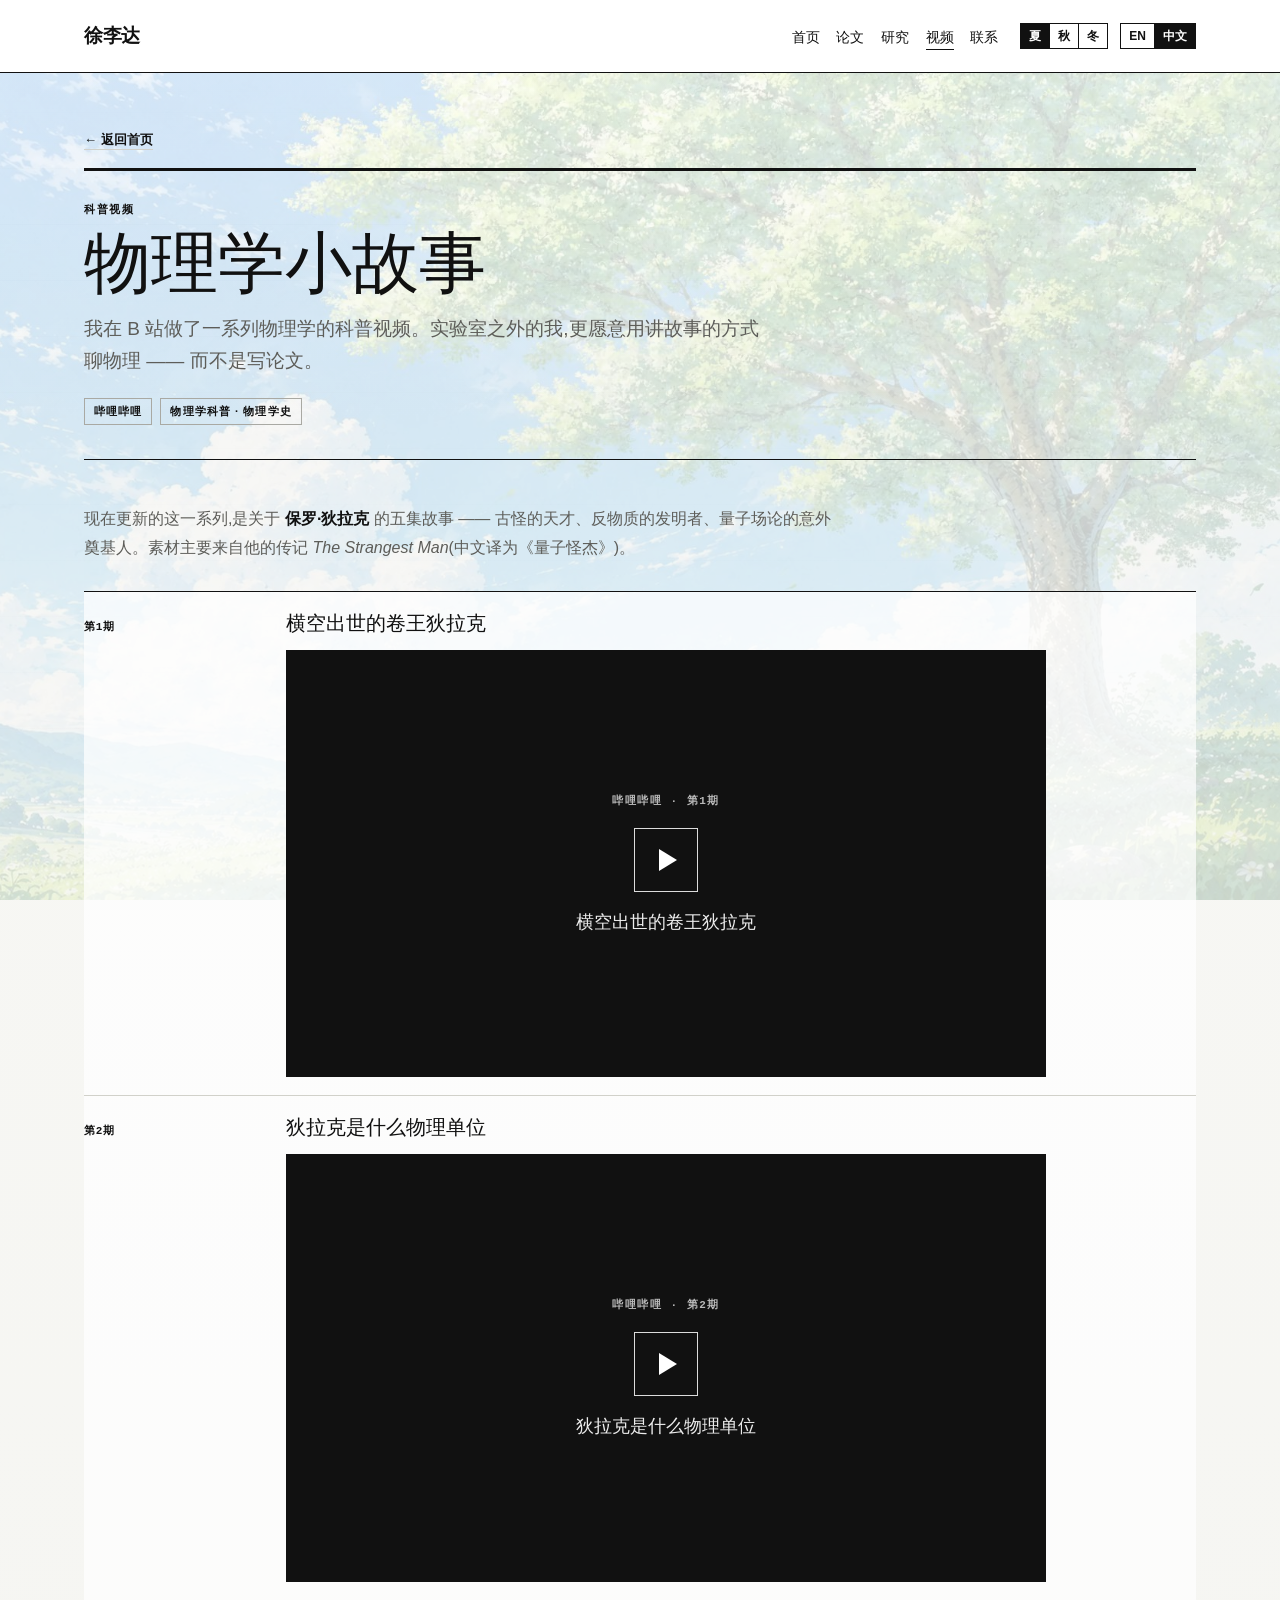
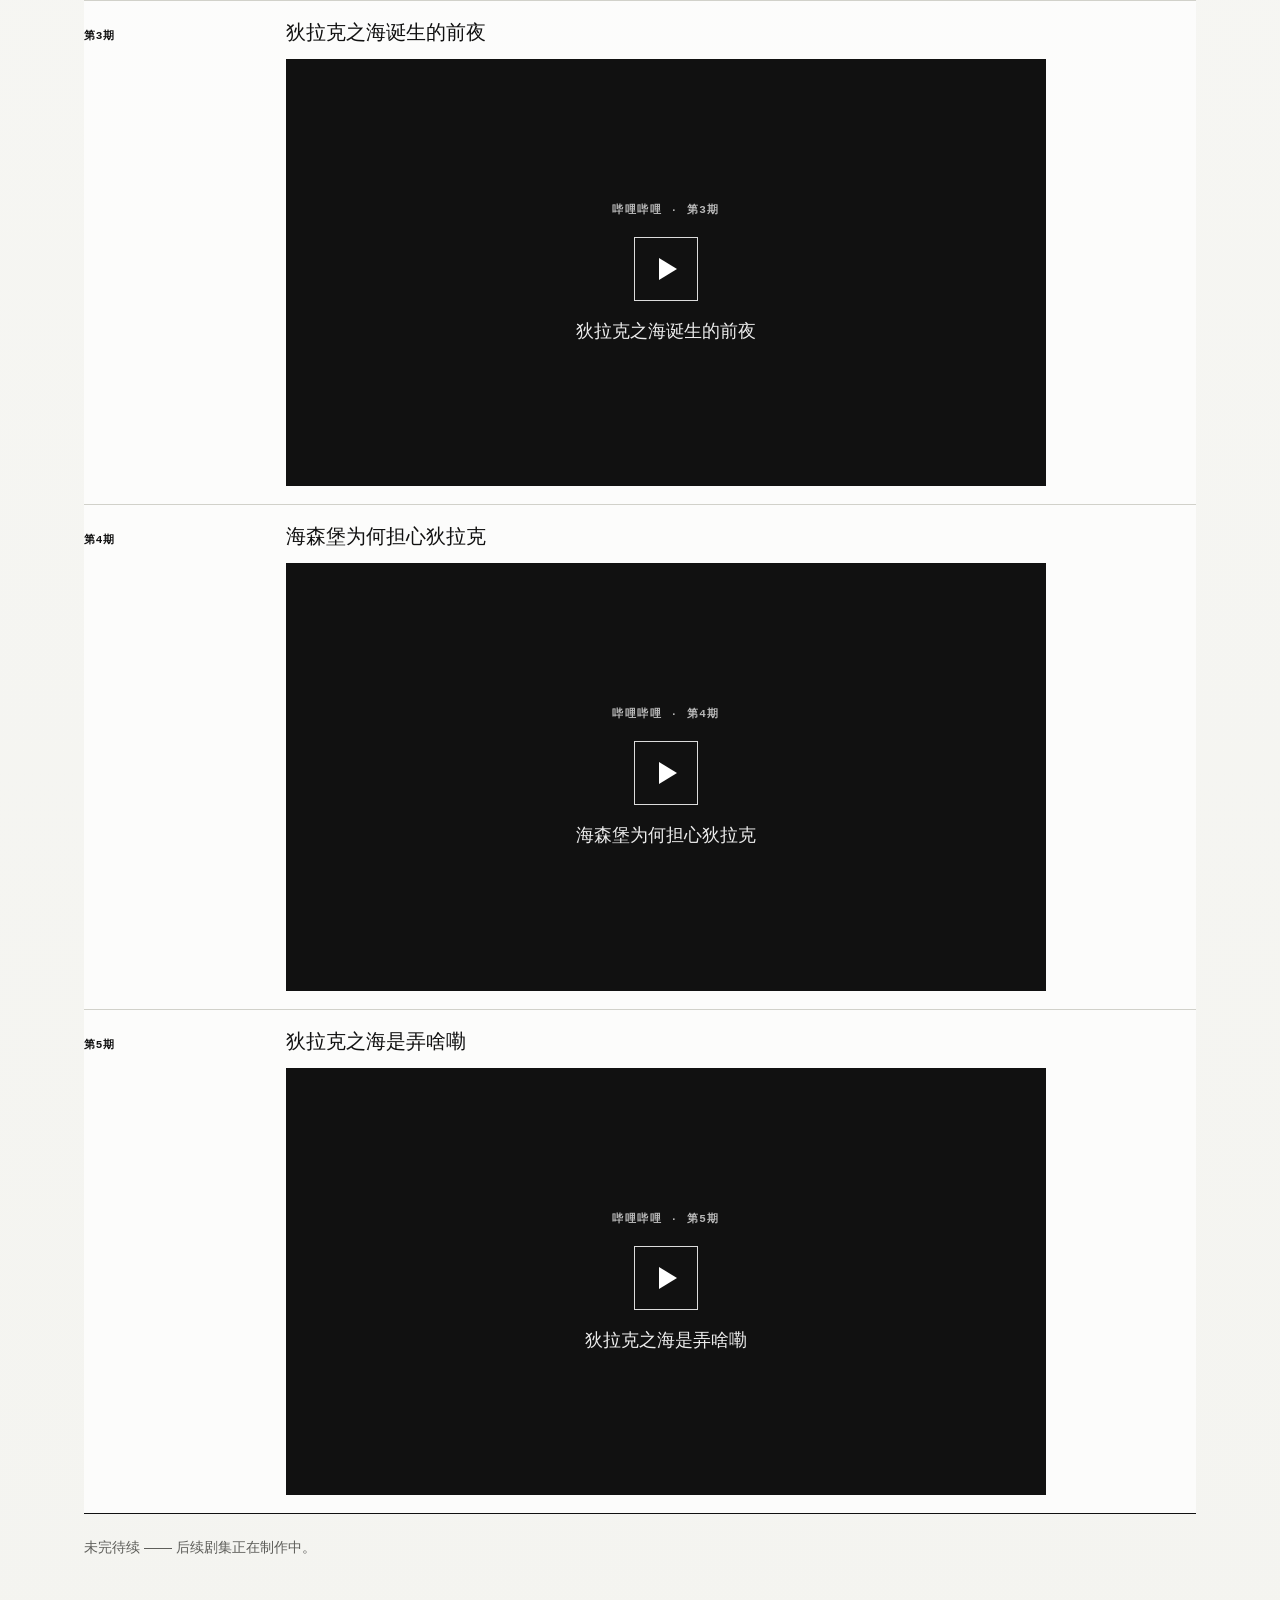
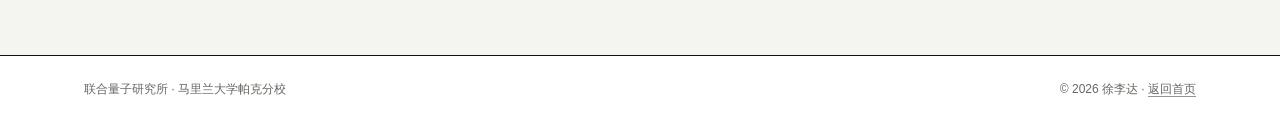
<file: videos_zh.html>
<!DOCTYPE html>
<html lang="zh-CN">
<head>
<meta charset="UTF-8" />
<meta name="viewport" content="width=device-width, initial-scale=1.0"/>
<title>科普视频 — 徐李达</title>
<link rel="icon" type="image/png" href="images/favicon.png">
<link rel="stylesheet" href="assets/site.css?v=1">
</head>
<body>

<header class="nav">
  <div class="wrap nav-inner">
    <a class="brand" href="index_zh.html">徐李达</a>
    <div class="nav-right">
      <nav class="menu" id="siteMenu" aria-label="主导航">
        <a href="index_zh.html">首页</a>
        <a href="publications_zh.html">论文</a>
        <a href="index_zh.html#research">研究</a>
        <a href="videos_zh.html" class="active" aria-current="page">视频</a>
        <a href="index_zh.html#contact">联系</a>
      </nav>
      <div class="lang" aria-label="语言">
        <a href="videos.html" hreflang="en">EN</a>
        <a href="videos_zh.html" class="active" aria-current="true" hreflang="zh">中文</a>
      </div>
      <button class="menu-toggle" type="button" aria-expanded="false" aria-controls="siteMenu">
        <span class="menu-toggle-icon" aria-hidden="true"></span>菜单
      </button>
    </div>
  </div>
</header>

<main>

<section class="hero page-hero">
  <div class="wrap">
    <p class="crumb"><a href="index_zh.html">← 返回首页</a></p>
    <div class="hero-card">
      <p class="kicker">科普视频</p>
      <h1>物理学小故事</h1>
      <p class="lead">我在 B 站做了一系列物理学的科普视频。实验室之外的我,更愿意用讲故事的方式聊物理 —— 而不是写论文。</p>
      <div class="pills">
        <span class="pill">哔哩哔哩</span>
        <span class="pill">物理学科普 · 物理学史</span>
      </div>
    </div>
  </div>
</section>

<section class="section">
  <div class="wrap">
    <p class="section-intro">
      现在更新的这一系列,是关于 <strong>保罗·狄拉克</strong> 的五集故事 —— 古怪的天才、反物质的发明者、量子场论的意外奠基人。素材主要来自他的传记 <em>The Strangest Man</em>(中文译为《量子怪杰》)。
    </p>

    <div class="list">

      <article class="list-item">
        <div class="date">第1期</div>
        <div class="entry">
          <h3>横空出世的卷王狄拉克</h3>
          <div class="video" data-bvid="BV17S4y1m7kL" role="button" tabindex="0" aria-label="播放第1期">
            <div class="video-placeholder">
              <span class="kicker">哔哩哔哩 · 第1期</span>
              <span class="play" aria-hidden="true"></span>
              <span class="ph-title">横空出世的卷王狄拉克</span>
            </div>
          </div>
        </div>
      </article>

      <article class="list-item">
        <div class="date">第2期</div>
        <div class="entry">
          <h3>狄拉克是什么物理单位</h3>
          <div class="video" data-bvid="BV15t4y1s7tS" role="button" tabindex="0" aria-label="播放第2期">
            <div class="video-placeholder">
              <span class="kicker">哔哩哔哩 · 第2期</span>
              <span class="play" aria-hidden="true"></span>
              <span class="ph-title">狄拉克是什么物理单位</span>
            </div>
          </div>
        </div>
      </article>

      <article class="list-item">
        <div class="date">第3期</div>
        <div class="entry">
          <h3>狄拉克之海诞生的前夜</h3>
          <div class="video" data-bvid="BV1jc411Z7je" role="button" tabindex="0" aria-label="播放第3期">
            <div class="video-placeholder">
              <span class="kicker">哔哩哔哩 · 第3期</span>
              <span class="play" aria-hidden="true"></span>
              <span class="ph-title">狄拉克之海诞生的前夜</span>
            </div>
          </div>
        </div>
      </article>

      <article class="list-item">
        <div class="date">第4期</div>
        <div class="entry">
          <h3>海森堡为何担心狄拉克</h3>
          <div class="video" data-bvid="BV1yH4y1z7ic" role="button" tabindex="0" aria-label="播放第4期">
            <div class="video-placeholder">
              <span class="kicker">哔哩哔哩 · 第4期</span>
              <span class="play" aria-hidden="true"></span>
              <span class="ph-title">海森堡为何担心狄拉克</span>
            </div>
          </div>
        </div>
      </article>

      <article class="list-item">
        <div class="date">第5期</div>
        <div class="entry">
          <h3>狄拉克之海是弄啥嘞</h3>
          <div class="video" data-bvid="BV1ob4y1g7Tw" role="button" tabindex="0" aria-label="播放第5期">
            <div class="video-placeholder">
              <span class="kicker">哔哩哔哩 · 第5期</span>
              <span class="play" aria-hidden="true"></span>
              <span class="ph-title">狄拉克之海是弄啥嘞</span>
            </div>
          </div>
        </div>
      </article>

    </div>

    <p class="end-note">未完待续 —— 后续剧集正在制作中。</p>
  </div>
</section>

</main>

<footer class="footer">
  <div class="wrap row">
    <div>联合量子研究所 · 马里兰大学帕克分校</div>
    <div>© 2026 徐李达 · <a href="index_zh.html">返回首页</a></div>
  </div>
</footer>

<script src="assets/site.js?v=1" defer></script>
</body>
</html>
</file>
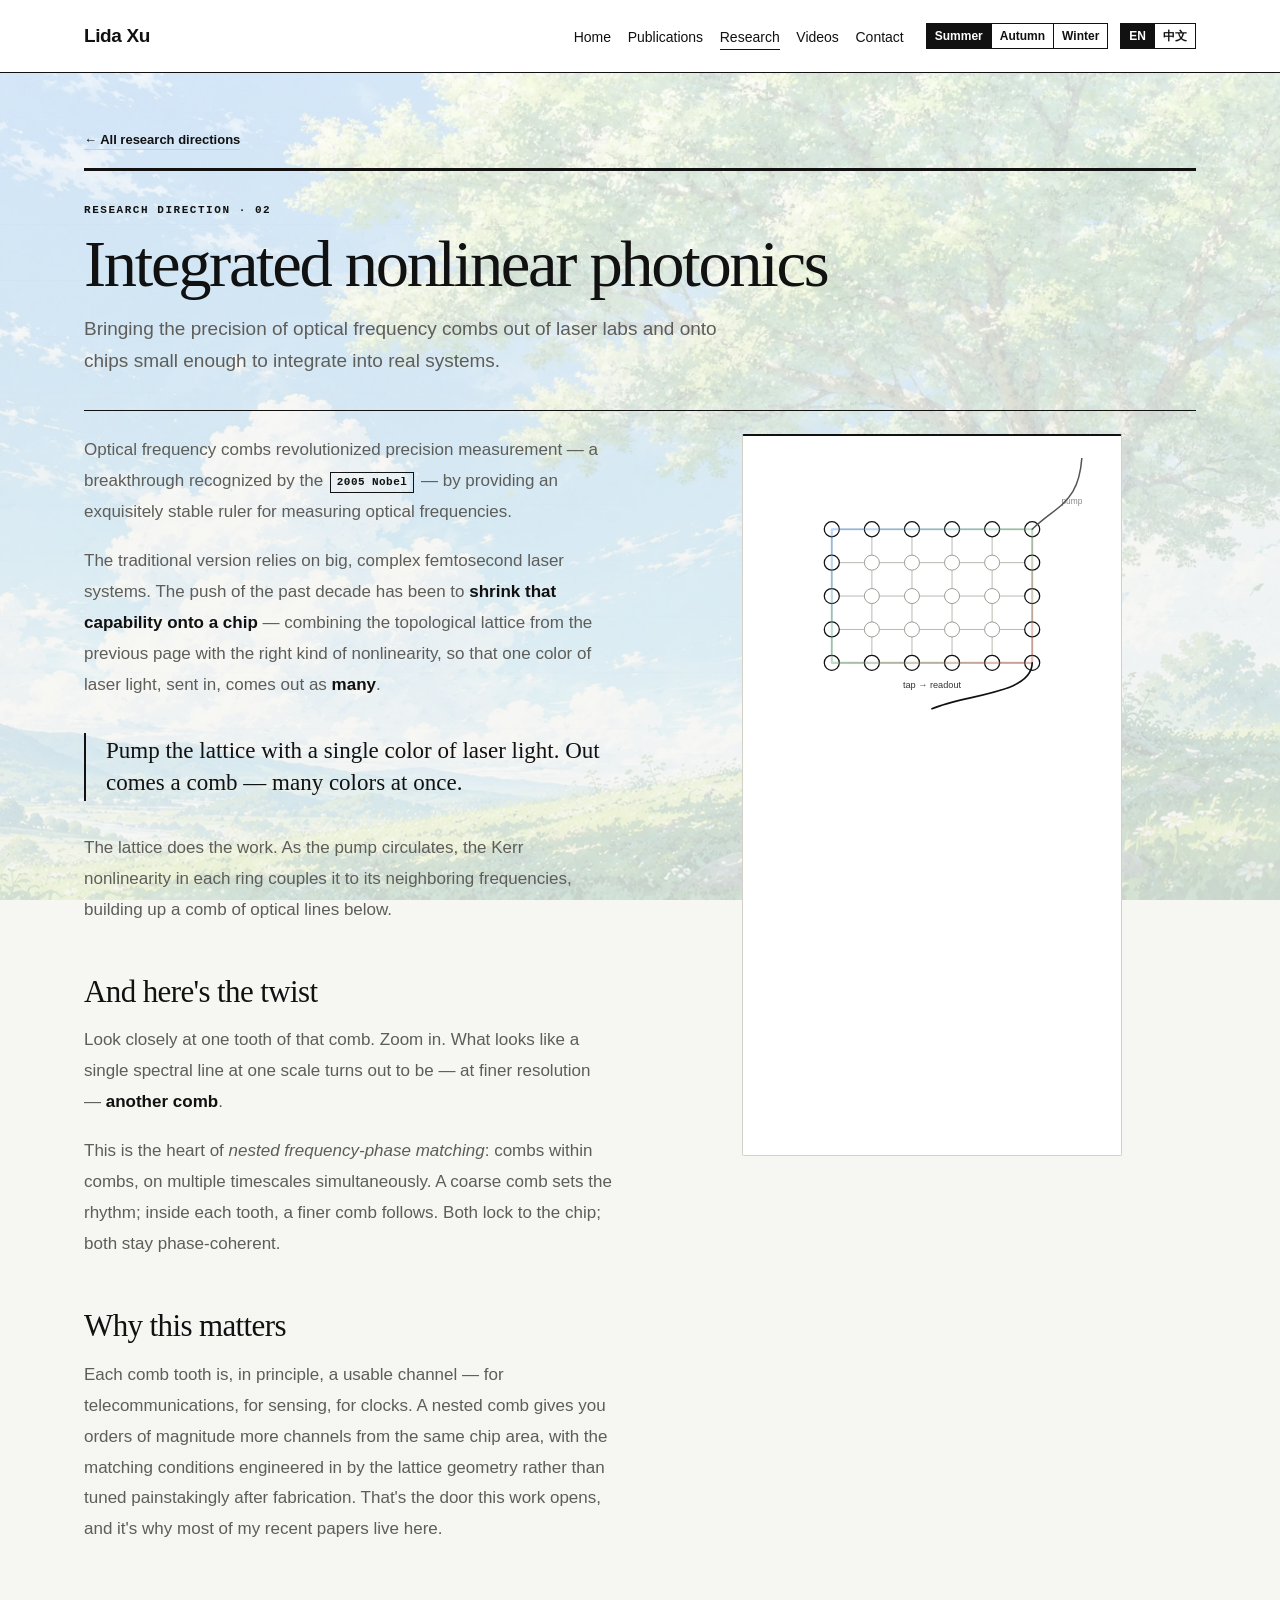
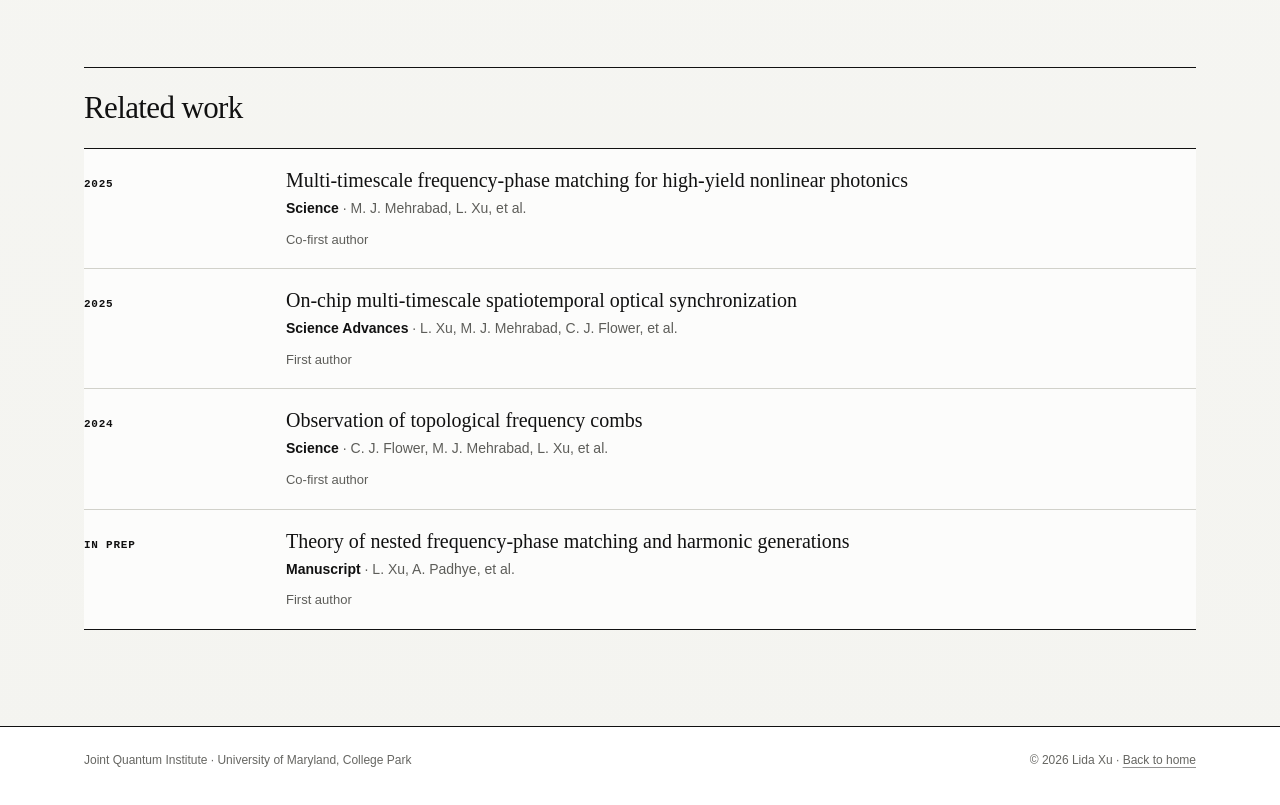
<file: research/nonlinear-photonics.html>
<!DOCTYPE html>
<html lang="en">
<head>
<meta charset="UTF-8" />
<meta name="viewport" content="width=device-width, initial-scale=1.0"/>
<title>Integrated nonlinear photonics — Lida Xu</title>
<link rel="icon" type="image/png" href="../images/favicon.png">
<link rel="stylesheet" href="../assets/site.css?v=1">
<link rel="stylesheet" href="../assets/research.css?v=1">
</head>
<body class="page-nonlin">

<header class="nav">
  <div class="wrap nav-inner">
    <a class="brand" href="../index.html">Lida Xu</a>
    <div class="nav-right">
      <nav class="menu" id="siteMenu" aria-label="Main">
        <a href="../index.html">Home</a>
        <a href="../publications.html">Publications</a>
        <a href="../index.html#research" class="active" aria-current="true">Research</a>
        <a href="../videos.html">Videos</a>
        <a href="../index.html#contact">Contact</a>
      </nav>
      <div class="lang" aria-label="Language">
        <a href="nonlinear-photonics.html" class="active" aria-current="true" hreflang="en">EN</a>
        <a href="nonlinear-photonics_zh.html" hreflang="zh">中文</a>
      </div>
      <button class="menu-toggle" type="button" aria-expanded="false" aria-controls="siteMenu">
        <span class="menu-toggle-icon" aria-hidden="true"></span>Menu
      </button>
    </div>
  </div>
</header>

<main>

<section class="hero page-hero">
  <div class="wrap">
    <p class="crumb"><a href="../index.html#research">← All research directions</a></p>
    <div class="hero-card">
      <p class="kicker">Research direction · 02</p>
      <h1>Integrated nonlinear photonics</h1>
      <p class="lead">Bringing the precision of optical frequency combs out of laser labs and onto chips small enough to integrate into real systems.</p>
    </div>
  </div>
</section>

<section class="scroll-scene" id="scrollScene">

  <div class="text-col">

    <div data-beat="0">
      <p>Optical frequency combs revolutionized precision measurement — a breakthrough recognized by the <a class="nobel-chip" href="https://www.nobelprize.org/prizes/physics/2005/summary/" target="_blank" rel="noopener">2005 Nobel</a> — by providing an exquisitely stable ruler for measuring optical frequencies.</p>

      <p>The traditional version relies on big, complex femtosecond laser systems. The push of the past decade has been to <strong>shrink that capability onto a chip</strong> — combining the topological lattice from the previous page with the right kind of nonlinearity, so that one color of laser light, sent in, comes out as <strong>many</strong>.</p>
    </div>

    <div data-beat="1">
      <p class="pullquote">Pump the lattice with a single color of laser light. Out comes a comb — many colors at once.</p>

      <p>The lattice does the work. As the pump circulates, the Kerr nonlinearity in each ring couples it to its neighboring frequencies, building up a comb of optical lines below.</p>
    </div>

    <div data-beat="2">
      <h2>And here's the <em>twist</em></h2>

      <p>Look closely at one tooth of that comb. Zoom in. What looks like a single spectral line at one scale turns out to be — at finer resolution — <strong>another comb</strong>.</p>

      <p>This is the heart of <em>nested frequency-phase matching</em>: combs within combs, on multiple timescales simultaneously. A coarse comb sets the rhythm; inside each tooth, a finer comb follows. Both lock to the chip; both stay phase-coherent.</p>

      <!-- Mobile-only scroll runway + slot for the nonlinear stage -->
      <div class="m-nonlin-scene" id="mNonlinScene">
        <div class="m-nonlin-pin">
          <div class="m-nonlin-slot" id="mNonlinSlot"></div>
        </div>
      </div>

      <h2>Why this <em>matters</em></h2>
      <p>Each comb tooth is, in principle, a usable channel — for telecommunications, for sensing, for clocks. A nested comb gives you orders of magnitude more channels from the same chip area, with the matching conditions engineered in by the lattice geometry rather than tuned painstakingly after fabrication. That's the door this work opens, and it's why most of my recent papers live here.</p>
    </div>

  </div>

  <div class="visual-col">
    <div class="lattice-stage">
      <svg id="stageSvg" viewBox="0 0 400 760" xmlns="http://www.w3.org/2000/svg">
        <defs>
          <radialGradient id="photonBlue">
            <stop offset="0%" stop-color="#cfe6ff" stop-opacity="1"/>
            <stop offset="40%" stop-color="#5b8fe8" stop-opacity="0.85"/>
            <stop offset="100%" stop-color="#1c3556" stop-opacity="0"/>
          </radialGradient>
          <radialGradient id="photonGreen">
            <stop offset="0%" stop-color="#d8f0d4" stop-opacity="1"/>
            <stop offset="40%" stop-color="#5fa86e" stop-opacity="0.85"/>
            <stop offset="100%" stop-color="#2d6b3a" stop-opacity="0"/>
          </radialGradient>
          <radialGradient id="photonRed">
            <stop offset="0%" stop-color="#ffd6cc" stop-opacity="1"/>
            <stop offset="40%" stop-color="#c54f3f" stop-opacity="0.85"/>
            <stop offset="100%" stop-color="#7a1f12" stop-opacity="0"/>
          </radialGradient>
          <linearGradient id="trailGradMulti" x1="0" y1="0" x2="1" y2="1">
            <stop offset="0%" stop-color="#5b8fe8"/>
            <stop offset="50%" stop-color="#5fa86e"/>
            <stop offset="100%" stop-color="#c54f3f"/>
          </linearGradient>
          <filter id="softBlur" x="-50%" y="-50%" width="200%" height="200%">
            <feGaussianBlur stdDeviation="4"/>
          </filter>
        </defs>

        <!-- LATTICE GROUP (top half: y 0..280) -->
        <g id="latticeGroup">
          <g id="couplings" stroke="#b9b9b2" stroke-width="1.2"></g>
          <g id="sites"></g>
          <path id="edgePath" d="" fill="none" stroke="none"/>
          <path id="edgeTrail" d="" fill="none"
                stroke="url(#trailGradMulti)" stroke-width="2.5"
                stroke-linecap="round" stroke-linejoin="round"
                opacity="0"/>
          <g id="photons" opacity="0"></g>
          <defs>
            <radialGradient id="photonBlack">
              <stop offset="0%" stop-color="#444444" stop-opacity="0.9"/>
              <stop offset="100%" stop-color="#111111" stop-opacity="0"/>
            </radialGradient>
          </defs>
        </g>

        <!-- PUMP WAVEGUIDE — feeds black photons into the top-right ring -->
        <g id="pumpWaveguide" opacity="0">
          <path id="pumpPath" d=""
                fill="none" stroke="#555555" stroke-width="1.8"
                stroke-linecap="round"/>
          <text id="pumpLabel" x="380" y="50"
                text-anchor="end"
                font-family="Avenir Next, Segoe UI, Helvetica Neue, Arial, sans-serif" font-size="10"
                fill="#555555" opacity="0.7">pump</text>
        </g>

        <!-- TAP WAVEGUIDE — extracts colored photons to the comb readout -->
        <g id="waveguide" opacity="0">
          <path id="waveguidePath" d=""
                fill="none" stroke="#111111" stroke-width="2"
                stroke-linecap="round"/>
          <text id="waveguideLabel" x="200" y="270"
                text-anchor="middle"
                font-family="Avenir Next, Segoe UI, Helvetica Neue, Arial, sans-serif" font-size="11"
                fill="#111111" opacity="0.85">tap → readout</text>
        </g>

        <!-- COMB GROUP — visualized inside an OSA-style instrument frame -->
        <g id="combGroup" opacity="0">
          <!-- OSA outer frame -->
          <rect x="22" y="295" width="356" height="445" rx="8" ry="8"
                fill="#ffffff" stroke="#8a8a84" stroke-width="1.2" opacity="0.96"/>
          <!-- header bar (top, dark) -->
          <rect x="22" y="295" width="356" height="22" rx="8" ry="8" fill="#111111" opacity="0.92"/>
          <!-- flatten the bottom of the rounded header -->
          <rect x="22" y="308" width="356" height="9" fill="#111111" opacity="0.92"/>
          <!-- header text -->
          <text x="34" y="311" font-family="Avenir Next, Segoe UI, Helvetica Neue, Arial, sans-serif" font-size="10"
                font-weight="600" fill="#ffffff" letter-spacing="0.18em">OSA</text>
          <text x="60" y="311" font-family="Avenir Next, Segoe UI, Helvetica Neue, Arial, sans-serif" font-size="9"
                fill="#ffffff" letter-spacing="0.18em" opacity="0.65">OPTICAL SPECTRUM ANALYZER</text>
          <!-- pulsing LED indicator -->
          <circle cx="368" cy="306" r="2.5" fill="#5fa86e">
            <animate attributeName="opacity" values="0.4;1;0.4" dur="1.6s" repeatCount="indefinite"/>
          </circle>
          <!-- inner display tint -->
          <rect x="32" y="324" width="336" height="406" rx="3" ry="3"
                fill="#000000" opacity="0.04"/>
          <!-- baseline (inside OSA window) -->
          <line x1="40" y1="500" x2="360" y2="500" stroke="#8a8a84" stroke-width="0.8" opacity="0.6"/>
          <!-- frequency axis label inside the box -->
          <text x="40" y="720" font-family="Avenir Next, Segoe UI, Helvetica Neue, Arial, sans-serif" font-size="9" fill="#8a8a84" opacity="0.7">frequency →</text>
          <g id="combTeeth"></g>
          <!-- highlight box that frames the tooth being zoomed -->
          <rect id="zoomFrame" x="0" y="0" width="0" height="0"
                fill="none" stroke="#111111" stroke-width="1" stroke-dasharray="2 2" opacity="0"/>
          <!-- mini-comb (revealed in beat 2) -->
          <g id="miniComb" opacity="0"></g>
          <!-- connecting lines from main comb tooth to mini-comb -->
          <g id="zoomLines" opacity="0" stroke="#111111" stroke-width="0.8" stroke-dasharray="2 2"></g>
        </g>
      </svg>
      <div class="stage-caption" id="stageCaption">
        <span>Three colors of light flow along the lattice edge.</span>
      </div>
    </div>
  </div>

</section>

<section class="section">
  <div class="wrap">
    <div class="section-head">
      <h2>Related work</h2>
    </div>
    <div class="list">

      <div class="list-item">
        <div class="date">2025</div>
        <div class="entry">
          <h3><a href="https://www.science.org/doi/abs/10.1126/science.adu6368" target="_blank" rel="noopener">Multi-timescale frequency-phase matching for high-yield nonlinear photonics</a></h3>
          <p class="detail"><span class="venue">Science</span> · M. J. Mehrabad, L. Xu, et al.</p>
          <p class="extra">Co-first author</p>
        </div>
      </div>

      <div class="list-item">
        <div class="date">2025</div>
        <div class="entry">
          <h3><a href="https://www.science.org/doi/full/10.1126/sciadv.adw7696" target="_blank" rel="noopener">On-chip multi-timescale spatiotemporal optical synchronization</a></h3>
          <p class="detail"><span class="venue">Science Advances</span> · L. Xu, M. J. Mehrabad, C. J. Flower, et al.</p>
          <p class="extra">First author</p>
        </div>
      </div>

      <div class="list-item">
        <div class="date">2024</div>
        <div class="entry">
          <h3><a href="https://www.science.org/doi/full/10.1126/science.ado0053" target="_blank" rel="noopener">Observation of topological frequency combs</a></h3>
          <p class="detail"><span class="venue">Science</span> · C. J. Flower, M. J. Mehrabad, L. Xu, et al.</p>
          <p class="extra">Co-first author</p>
        </div>
      </div>

      <div class="list-item">
        <div class="date">in prep</div>
        <div class="entry">
          <h3>Theory of nested frequency-phase matching and harmonic generations</h3>
          <p class="detail"><span class="venue">Manuscript</span> · L. Xu, A. Padhye, et al.</p>
          <p class="extra">First author</p>
        </div>
      </div>

    </div>
  </div>
</section>

</main>

<footer class="footer">
  <div class="wrap row">
    <div>Joint Quantum Institute · University of Maryland, College Park</div>
    <div>© 2026 Lida Xu · <a href="../index.html">Back to home</a></div>
  </div>
</footer>

<script src="../assets/site.js?v=1" defer></script>
<script>
(function() {
  const NS = 'http://www.w3.org/2000/svg';
  const sitesG = document.getElementById('sites');
  const couplingsG = document.getElementById('couplings');
  const photonsG = document.getElementById('photons');
  const edgePath = document.getElementById('edgePath');
  const edgeTrail = document.getElementById('edgeTrail');
  const combGroup = document.getElementById('combGroup');
  const combTeeth = document.getElementById('combTeeth');
  const miniComb = document.getElementById('miniComb');
  const zoomFrame = document.getElementById('zoomFrame');
  const zoomLines = document.getElementById('zoomLines');
  const captionEl = document.getElementById('stageCaption');

  // ===== build lattice (top half of stage) =====
  const NX = 6, NY = 5;
  const padX = 80, padY = 50;
  const dx = (400 - 2 * padX) / (NX - 1);
  const dy = (220 - 2 * 30) / (NY - 1);   // lattice height ~ 220px in y, with internal padding
  const yOffset = padY;

  const sites = [];
  for (let i = 0; i < NX; i++) {
    for (let j = 0; j < NY; j++) {
      const cx = padX + i * dx;
      const cy = yOffset + 30 + j * dy;
      const isEdge = (i === 0 || i === NX-1 || j === 0 || j === NY-1);
      sites.push({ i, j, cx, cy, isEdge });
    }
  }

  // couplings under sites
  for (const s of sites) {
    if (s.i < NX-1) {
      const ln = document.createElementNS(NS, 'line');
      ln.setAttribute('x1', s.cx + 9); ln.setAttribute('y1', s.cy);
      ln.setAttribute('x2', s.cx + dx - 9); ln.setAttribute('y2', s.cy);
      couplingsG.appendChild(ln);
    }
    if (s.j < NY-1) {
      const ln = document.createElementNS(NS, 'line');
      ln.setAttribute('x1', s.cx); ln.setAttribute('y1', s.cy + 9);
      ln.setAttribute('x2', s.cx); ln.setAttribute('y2', s.cy + dy - 9);
      couplingsG.appendChild(ln);
    }
  }

  // sites
  for (const s of sites) {
    const ring = document.createElementNS(NS, 'circle');
    ring.setAttribute('cx', s.cx);
    ring.setAttribute('cy', s.cy);
    ring.setAttribute('r', 9);
    ring.setAttribute('fill', '#ffffff');
    ring.setAttribute('stroke', s.isEdge ? '#111111' : '#8a8a84');
    ring.setAttribute('stroke-width', s.isEdge ? 1.5 : 1);
    s.element = ring;
    sitesG.appendChild(ring);
  }

  // edge path (perimeter, clockwise)
  const edgePoints = [];
  for (let i = 0; i < NX; i++) edgePoints.push([padX + i*dx, yOffset + 30]);
  for (let j = 1; j < NY; j++) edgePoints.push([padX + (NX-1)*dx, yOffset + 30 + j*dy]);
  for (let i = NX-2; i >= 0; i--) edgePoints.push([padX + i*dx, yOffset + 30 + (NY-1)*dy]);
  for (let j = NY-2; j > 0; j--) edgePoints.push([padX, yOffset + 30 + j*dy]);

  const pathStr = 'M ' + edgePoints.map(p => p.join(',')).join(' L ') + ' Z';
  edgePath.setAttribute('d', pathStr);
  edgeTrail.setAttribute('d', pathStr);
  const pathLength = edgePath.getTotalLength();
  edgeTrail.style.strokeDasharray = pathLength;
  edgeTrail.style.strokeDashoffset = 0;

  function pointOnEdge(t) {
    const w = ((t % 1) + 1) % 1;
    return edgePath.getPointAtLength(w * pathLength);
  }

  // ===== photon journey path =====
  // Photons enter at top-right, traverse the top edge LEFTWARD (still black),
  // morph to a color at the top-left, continue down the left edge,
  // across the bottom edge, then exit at bottom-right to the tap waveguide.
  // We build a separate journey path that visits the corners in this order.
  const journeyPath = document.createElementNS(NS, 'path');
  // FULL CLOSED LOOP: top-right → top-left → bottom-left → bottom-right → top-right
  const topY = yOffset + 30;
  const botY = yOffset + 30 + (NY-1)*dy;
  const leftX = padX;
  const rightX = padX + (NX-1)*dx;
  const journeyD =
    `M ${rightX} ${topY} ` +    // start at top-right
    `L ${leftX} ${topY} ` +      // top edge → top-left
    `L ${leftX} ${botY} ` +      // left edge → bottom-left
    `L ${rightX} ${botY} ` +     // bottom edge → bottom-right
    `L ${rightX} ${topY}`;       // right edge → back to top-right (closed)
  journeyPath.setAttribute('d', journeyD);
  journeyPath.setAttribute('fill', 'none');
  journeyPath.setAttribute('stroke', 'none');
  document.getElementById('stageSvg').appendChild(journeyPath);
  const journeyLength = journeyPath.getTotalLength();

  // Edge fractions along the loop (used for morph + tap detection)
  const topEdgeLength = rightX - leftX;
  const sideEdgeLength = botY - topY;
  const bottomEdgeLength = rightX - leftX;
  // Cumulative arc length to each corner:
  //   top-right (start)       : 0
  //   top-left (morph)        : topEdgeLength
  //   bottom-left             : topEdgeLength + sideEdgeLength
  //   bottom-right (tap exit) : topEdgeLength + sideEdgeLength + bottomEdgeLength
  //   back to top-right       : journeyLength (= prev + sideEdgeLength)
  const morphFraction    = topEdgeLength / journeyLength;
  const tapExitFraction  = (topEdgeLength + sideEdgeLength + bottomEdgeLength) / journeyLength;

  // ===== build PUMP waveguide path =====
  // Comes in from off-screen top, enters the top-right ring
  const pumpPath = document.getElementById('pumpPath');
  const pumpStartX = rightX + 60;
  const pumpStartY = -20;
  const pumpEndX = rightX;
  const pumpEndY = topY;  // directly at the top-right corner of the photon path
  const pumpPathStr = `M ${pumpStartX} ${pumpStartY} ` +
    `C ${pumpStartX} ${(pumpStartY + pumpEndY)/2 + 20}, ` +
      `${pumpEndX + 30} ${(pumpStartY + pumpEndY)/2 + 20}, ` +
      `${pumpEndX} ${pumpEndY}`;
  pumpPath.setAttribute('d', pumpPathStr);
  const pumpLength = pumpPath.getTotalLength();

  // ===== build TAP waveguide path =====
  // Exits the bottom-right ring, curves down and into the comb pump position
  const wgPath = document.getElementById('waveguidePath');
  const wgStartX = rightX;
  const wgStartY = botY;        // bottom-right corner of the lattice path
  const wgEndX = 200;           // midpoint of OSA top edge — plug into the analyzer
  const wgEndY = 295;           // top edge of OSA frame
  const wgPathStr = `M ${wgStartX} ${wgStartY} ` +
    `C ${wgStartX} ${(wgStartY + wgEndY)/2 + 10}, ` +
      `${wgEndX + 40} ${(wgStartY + wgEndY)/2 + 10}, ` +
      `${wgEndX} ${wgEndY}`;
  wgPath.setAttribute('d', wgPathStr);
  const wgLength = wgPath.getTotalLength();

  // ===== Photon swarm management =====
  // We continuously spawn photons on a journey: pump → top edge (black) → morph → rest of edge (color) → tap → comb
  const activePhotons = [];
  const COLORS = [
    { halo: '#c54f3f', core: '#7a1f12' },   // red
    { halo: '#5fa86e', core: '#2d6b3a' },   // green
    { halo: '#5b8fe8', core: '#1c3556' },   // blue
  ];
  let colorCounter = 0;  // cycles through COLORS in sequence

  function spawnPhoton() {
    const halo = document.createElementNS(NS, 'circle');
    halo.setAttribute('r', 9);
    halo.setAttribute('fill', '#555555');
    halo.setAttribute('opacity', 0.35);
    halo.setAttribute('filter', 'url(#softBlur)');
    photonsG.appendChild(halo);
    const core = document.createElementNS(NS, 'circle');
    core.setAttribute('r', 3.2);
    core.setAttribute('fill', '#111111');
    photonsG.appendChild(core);

    activePhotons.push({
      halo, core,
      // phases:
      //   pump:    0..1 along the pump waveguide
      //   journey: 0..1 along the lattice perimeter, possibly multiple laps
      //   tap:     0..1 along the tap waveguide
      phase: 'pump',
      t: 0,
      lap: 0,             // lap 0: black photon traversing top edge then morphs at end of top edge.
                          // lap 1: colored photon does another full perimeter, then exits.
      assignedColor: null,
    });
  }

  function destroyPhoton(p) {
    p.halo.remove();
    p.core.remove();
    const idx = activePhotons.indexOf(p);
    if (idx >= 0) activePhotons.splice(idx, 1);
  }

  // Spawn timer
  let spawnAccumulator = 0;
  const SPAWN_INTERVAL = 1.2;  // seconds between spawns (tweakable)

  // ===== build main comb teeth =====

  // Stage is 400x600. Lattice: 0..240. Waveguide curves down into OSA at y=295.
  // OSA window: y 317..570. Comb baseline: y=500.
  const N_TEETH = 23;
  const COMB_X0 = 50, COMB_X1 = 350;
  const BASELINE = 500;
  const PEAK_H = 130;
  const COMB_DX = (COMB_X1 - COMB_X0) / (N_TEETH - 1);
  const PUMP_INDEX = Math.floor(N_TEETH / 2);
  const ZOOM_INDEX = PUMP_INDEX + 4;

  function envH(i) {
    const x = (i - PUMP_INDEX) / 5.5;
    const s = 2 / (Math.exp(x) + Math.exp(-x));
    return PEAK_H * s * s;
  }

  // Map tooth index to a color along the gradient (blue → green → red)
  function specCol(t) {
    const stops = [
      [0.0, [28, 53, 86]],     // deep blue
      [0.25, [91, 143, 232]],  // light blue
      [0.5, [95, 168, 110]],   // green
      [0.75, [197, 79, 63]],   // red
      [1.0, [122, 31, 18]],    // dark red
    ];
    for (let i = 0; i < stops.length - 1; i++) {
      const [t0, c0] = stops[i], [t1, c1] = stops[i+1];
      if (t >= t0 && t <= t1) {
        const f = (t - t0) / (t1 - t0);
        return `rgb(${Math.round(c0[0]+(c1[0]-c0[0])*f)},${Math.round(c0[1]+(c1[1]-c0[1])*f)},${Math.round(c0[2]+(c1[2]-c0[2])*f)})`;
      }
    }
    return 'rgb(91,143,232)';
  }

  const teethData = [];
  for (let i = 0; i < N_TEETH; i++) {
    const x = COMB_X0 + i * COMB_DX;
    const targetH = envH(i);
    const color = specCol(i / (N_TEETH - 1));
    const tooth = document.createElementNS(NS, 'line');
    tooth.setAttribute('x1', x); tooth.setAttribute('y1', BASELINE);
    tooth.setAttribute('x2', x); tooth.setAttribute('y2', BASELINE);
    tooth.setAttribute('stroke', color);
    tooth.setAttribute('stroke-width', 2.2);
    tooth.setAttribute('stroke-linecap', 'round');
    combTeeth.appendChild(tooth);
    teethData.push({ tooth, x, targetH, color, idx: i });
  }

  // ===== build mini-comb =====
  // The mini-comb is shown enlarged in beat 2. We'll position it below the main comb,
  // expanding into the space that the main comb occupied (which gets dimmed).
  // Mini comb teeth follow a similar sech² envelope but with finer spacing.
  // Mini-comb sits inside the OSA window — well below the main comb so they don't overlap
  const MINI_N = 17;
  const MINI_X0 = 70, MINI_X1 = 330;
  const MINI_BASELINE = 700;   // bottom half of the OSA, well below the main comb
  const MINI_PEAK_H = 130;
  const MINI_DX = (MINI_X1 - MINI_X0) / (MINI_N - 1);
  const MINI_CENTER_IDX = Math.floor(MINI_N / 2);

  function miniEnvH(i) {
    const x = (i - MINI_CENTER_IDX) / 4.0;
    const s = 2 / (Math.exp(x) + Math.exp(-x));
    return MINI_PEAK_H * s * s;
  }

  const miniData = [];
  // Take the color of the zoomed tooth as the base color for this mini-comb's tint
  const miniBaseColor = specCol(ZOOM_INDEX / (N_TEETH - 1));
  for (let i = 0; i < MINI_N; i++) {
    const x = MINI_X0 + i * MINI_DX;
    const h = miniEnvH(i);
    const tooth = document.createElementNS(NS, 'line');
    tooth.setAttribute('x1', x); tooth.setAttribute('y1', MINI_BASELINE);
    tooth.setAttribute('x2', x); tooth.setAttribute('y2', MINI_BASELINE);
    tooth.setAttribute('stroke', miniBaseColor);
    tooth.setAttribute('stroke-width', 1.4);
    tooth.setAttribute('stroke-linecap', 'round');
    miniComb.appendChild(tooth);
    miniData.push({ tooth, x, targetH: h });
  }

  // mini-comb baseline
  const miniBase = document.createElementNS(NS, 'line');
  miniBase.setAttribute('x1', MINI_X0 - 10); miniBase.setAttribute('y1', MINI_BASELINE);
  miniBase.setAttribute('x2', MINI_X1 + 10); miniBase.setAttribute('y2', MINI_BASELINE);
  miniBase.setAttribute('stroke', '#8a8a84'); miniBase.setAttribute('stroke-width', 0.6);
  miniBase.setAttribute('opacity', 0.5);
  miniComb.appendChild(miniBase);

  // ===== captions =====
  const captions = {
    0: '<strong>Three colors</strong> of light circulating along the lattice edge.',
    1: 'Generate a <strong>comb</strong> below — many colors, evenly spaced.',
    2: 'Zoom into one tooth — <strong>another comb</strong> hiding inside.'
  };

  function getCurrentBeat() {
    const blocks = document.querySelectorAll('[data-beat]');
    const target = window.innerHeight * 0.35;
    let active = 0;
    for (const b of blocks) {
      const r = b.getBoundingClientRect();
      if (r.top <= target) active = parseInt(b.dataset.beat);
    }
    return active;
  }

  function clamp01(x) { return Math.max(0, Math.min(1, x)); }
  function smooth(x) { return x * x * (3 - 2 * x); }

  let lastBeat = -1;
  function setCaption(beat) {
    if (beat === lastBeat) return;
    lastBeat = beat;
    captionEl.style.opacity = 0;
    setTimeout(() => {
      captionEl.innerHTML = captions[beat] || '';
      captionEl.style.opacity = 1;
    }, 200);
  }

  // ===== visual state per beat (scroll-locked) =====
  function applyBeat(beat) {
    setCaption(beat);

    // BEAT 0: lattice + 3 photons. No comb.
    // BEAT 1: lattice + 3 photons + comb teeth grow.
    // BEAT 2: zoom into one tooth — main comb dims, zoom frame appears, mini comb grows out of it.

    // photons always shown
    photonsG.setAttribute('opacity', 1);
    edgeTrail.setAttribute('opacity', 0.4);

    // pump and tap waveguides visible from beat 0; slightly dimmed in beat 2 (zoomed view)
    document.getElementById('pumpWaveguide').setAttribute('opacity', beat === 2 ? 0.35 : 1);
    document.getElementById('waveguide').setAttribute('opacity', beat === 2 ? 0.35 : 1);

    // comb visibility
    combGroup.setAttribute('opacity', beat >= 1 ? 1 : 0);

    // teeth heights
    teethData.forEach(d => {
      const isZoomed = (d.idx === ZOOM_INDEX);
      let h = 0;
      if (beat === 1) {
        h = d.targetH;
      } else if (beat === 2) {
        // dim the other teeth, the zoomed one stays
        h = d.targetH;
      }
      d.tooth.setAttribute('y2', BASELINE - h);
      // dim non-zoomed teeth in beat 2
      if (beat === 2 && !isZoomed) {
        d.tooth.setAttribute('opacity', 0.18);
      } else {
        d.tooth.setAttribute('opacity', 1);
      }
    });

    // zoom frame and mini-comb
    if (beat === 2) {
      const zd = teethData[ZOOM_INDEX];
      // small frame around the zoomed tooth
      const fx = zd.x - 6;
      const fy = BASELINE - zd.targetH - 6;
      const fw = 12;
      const fh = zd.targetH + 12;
      zoomFrame.setAttribute('x', fx);
      zoomFrame.setAttribute('y', fy);
      zoomFrame.setAttribute('width', fw);
      zoomFrame.setAttribute('height', fh);
      zoomFrame.setAttribute('opacity', 0.7);

      // grow mini comb
      miniData.forEach(d => {
        d.tooth.setAttribute('y2', MINI_BASELINE - d.targetH);
      });
      miniComb.setAttribute('opacity', 1);

      // connecting lines from zoom box corners to mini-comb extent
      zoomLines.innerHTML = '';
      const lineLeft = document.createElementNS(NS, 'line');
      lineLeft.setAttribute('x1', fx); lineLeft.setAttribute('y1', fy + fh);
      lineLeft.setAttribute('x2', MINI_X0 - 5); lineLeft.setAttribute('y2', MINI_BASELINE - 5);
      lineLeft.setAttribute('stroke', '#111111');
      lineLeft.setAttribute('stroke-width', 0.8);
      lineLeft.setAttribute('stroke-dasharray', '2 2');
      zoomLines.appendChild(lineLeft);

      const lineRight = document.createElementNS(NS, 'line');
      lineRight.setAttribute('x1', fx + fw); lineRight.setAttribute('y1', fy + fh);
      lineRight.setAttribute('x2', MINI_X1 + 5); lineRight.setAttribute('y2', MINI_BASELINE - 5);
      lineRight.setAttribute('stroke', '#111111');
      lineRight.setAttribute('stroke-width', 0.8);
      lineRight.setAttribute('stroke-dasharray', '2 2');
      zoomLines.appendChild(lineRight);

      zoomLines.setAttribute('opacity', 0.7);
    } else {
      zoomFrame.setAttribute('opacity', 0);
      miniComb.setAttribute('opacity', 0);
      zoomLines.setAttribute('opacity', 0);
      miniData.forEach(d => d.tooth.setAttribute('y2', MINI_BASELINE));
    }
  }

  // ===== continuous photon orbit =====
  let orbitTime = 0;
  let lastTs = performance.now();

  function tick(now) {
    const dt = Math.min((now - lastTs) / 1000, 0.05);
    lastTs = now;

    // spawn new photons on schedule
    spawnAccumulator += dt;
    if (spawnAccumulator >= SPAWN_INTERVAL) {
      spawnAccumulator = 0;
      spawnPhoton();
    }

    // advance each photon
    const PUMP_SPEED = 0.45;     // 1/sec — full pump traversal in ~2.2s
    const JOURNEY_SPEED = 0.13;  // 1/sec — full lattice loop in ~7.7s
    const TAP_SPEED = 0.45;      // 1/sec — exit in ~2.2s

    for (let i = activePhotons.length - 1; i >= 0; i--) {
      const p = activePhotons[i];
      let pos = null;

      if (p.phase === 'pump') {
        p.t += dt * PUMP_SPEED;
        if (p.t >= 1) {
          p.phase = 'journey';
          p.t = 0;
        } else {
          try { pos = pumpPath.getPointAtLength(p.t * pumpLength); } catch(e) {}
        }
      }

      if (p.phase === 'journey') {
        p.t += dt * JOURNEY_SPEED;

        // Decide color when the photon crosses the morph fraction (end of top edge, lap 0)
        if (!p.assignedColor && p.t >= morphFraction) {
          const c = COLORS[colorCounter % COLORS.length];
          colorCounter++;
          p.assignedColor = c;
          p.halo.setAttribute('fill', c.halo);
          p.halo.setAttribute('opacity', 0.5);
          p.core.setAttribute('fill', c.core);
        }

        // On lap 1, exit at the bottom-right corner (tapExitFraction)
        if (p.lap === 1 && p.t >= tapExitFraction) {
          p.phase = 'tap';
          p.t = 0;
        } else if (p.t >= 1) {
          // Completed full loop — start lap 1 (colored photon does another full traversal)
          p.lap = 1;
          p.t = 0;
        } else {
          try { pos = journeyPath.getPointAtLength(p.t * journeyLength); } catch(e) {}
        }
      }

      if (p.phase === 'tap') {
        p.t += dt * TAP_SPEED;
        if (p.t >= 1) {
          destroyPhoton(p);
          continue;
        } else {
          try { pos = wgPath.getPointAtLength(p.t * wgLength); } catch(e) {}
        }
      }

      if (pos) {
        p.halo.setAttribute('cx', pos.x);
        p.halo.setAttribute('cy', pos.y);
        p.core.setAttribute('cx', pos.x);
        p.core.setAttribute('cy', pos.y);
      }
    }

    requestAnimationFrame(tick);
  }
  requestAnimationFrame(tick);

  // scroll listener
  let ticking = false;
  function onScroll() {
    if (window.matchMedia('(max-width: 1000px)').matches) return;
    if (!ticking) {
      requestAnimationFrame(() => {
        applyBeat(getCurrentBeat());
        ticking = false;
      });
      ticking = true;
    }
  }
  window.addEventListener('scroll', onScroll, { passive: true });
  window.addEventListener('resize', onScroll, { passive: true });

  // initial paint
  // ============== MOBILE AUTOPLAY ==============
  const IS_MOBILE_NL = window.matchMedia('(max-width: 1000px)').matches;
  
  if (IS_MOBILE_NL) {
    // Move the existing .lattice-stage into the mobile slot so it lives between
    // "twist" and "Why this matters" in the mobile layout.
    const stage = document.querySelector('.scroll-scene > .visual-col > .lattice-stage');
    const slot = document.getElementById('mNonlinSlot');
    if (stage && slot) {
      slot.appendChild(stage);
    }
    
    // SCROLL-DRIVEN BEAT LOGIC for mobile.
    // Progress 0..1 from the m-nonlin-scene's scroll position drives beat changes.
    // Photons inside each beat keep flowing naturally (the existing animation loop
    // handles that — we just change which beat is "active").
    const mScene = document.getElementById('mNonlinScene');
    if (mScene) {
      function clamp01(x) { return Math.max(0, Math.min(1, x)); }
      let lastMobileBeat = -1;
      function getMobileBeat() {
        const rect = mScene.getBoundingClientRect();
        const total = rect.height - window.innerHeight;
        const progress = clamp01(-rect.top / total);
        // Three beats split evenly: 0 .. 1/3 = beat 0, 1/3 .. 2/3 = beat 1, 2/3 .. 1 = beat 2
        if (progress < 0.33) return 0;
        if (progress < 0.66) return 1;
        return 2;
      }
      function updateMobileBeat() {
        const b = getMobileBeat();
        if (b !== lastMobileBeat) {
          lastMobileBeat = b;
          applyBeat(b);
        }
      }
      let mTicking = false;
      window.addEventListener('scroll', () => {
        if (!mTicking) {
          requestAnimationFrame(() => {
            updateMobileBeat();
            mTicking = false;
          });
          mTicking = true;
        }
      }, { passive: true });
      window.addEventListener('resize', updateMobileBeat, { passive: true });
      updateMobileBeat();
    }
  } else {
    applyBeat(getCurrentBeat());
  }
})();
</script>
</body>
</html>
</file>
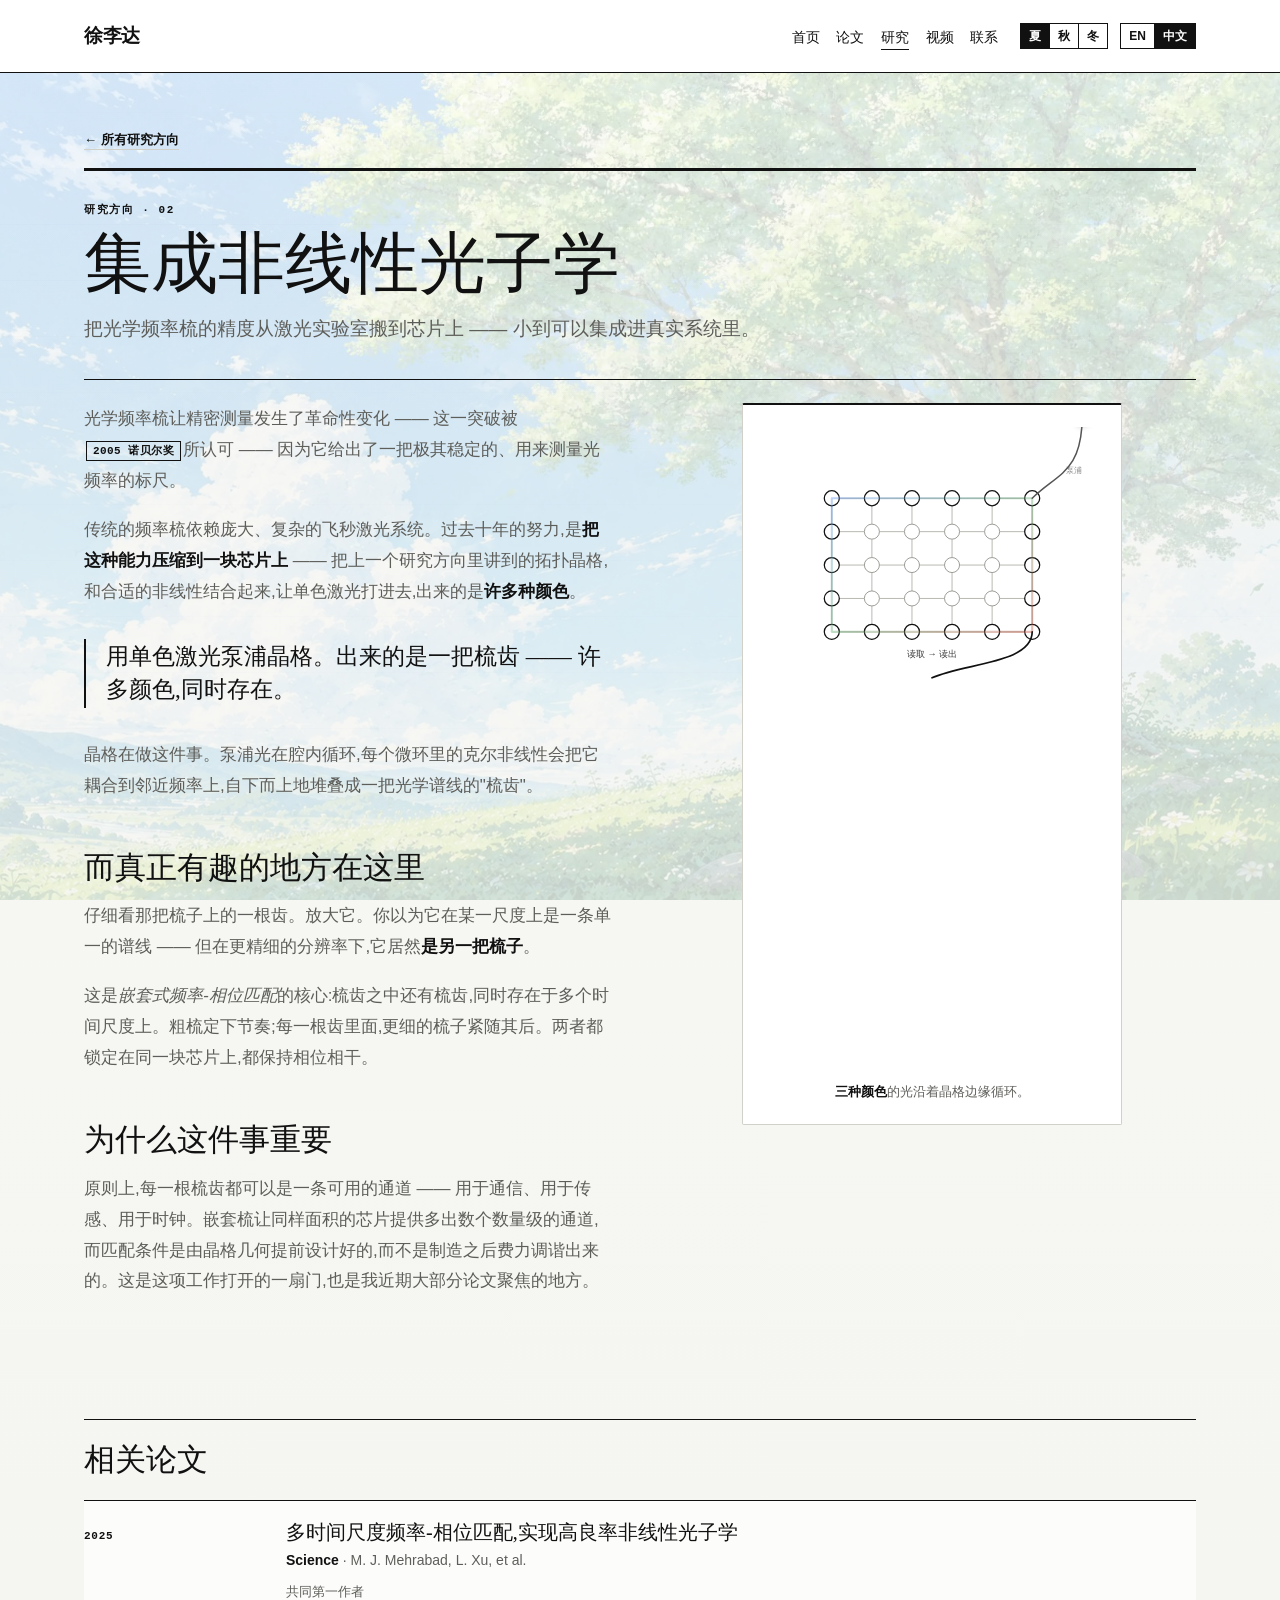
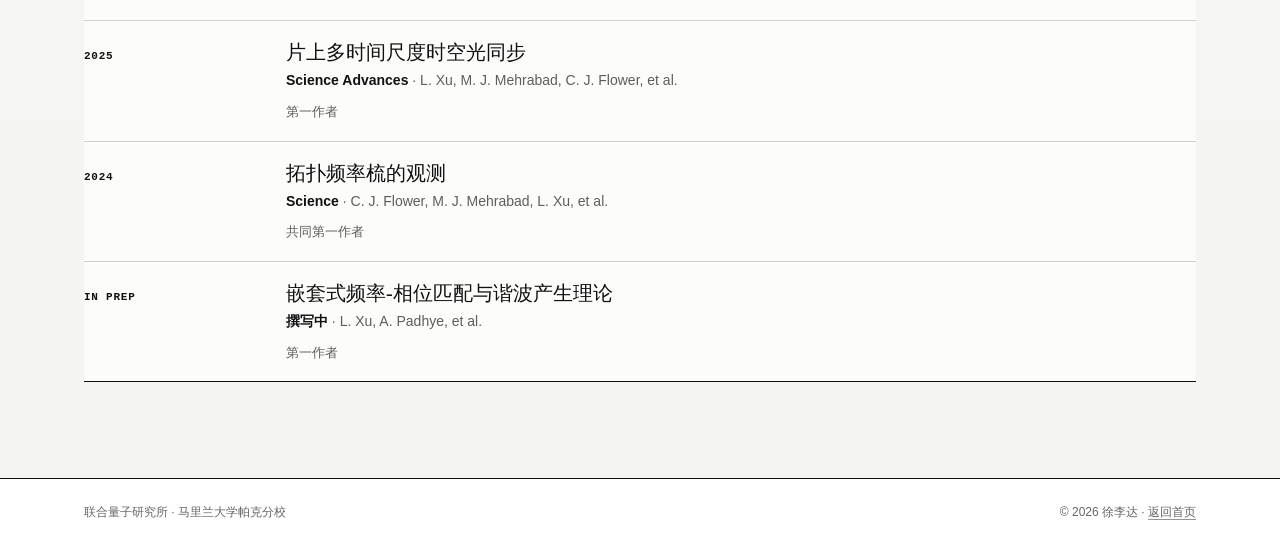
<file: research/nonlinear-photonics_zh.html>
<!DOCTYPE html>
<html lang="zh-CN">
<head>
<meta charset="UTF-8" />
<meta name="viewport" content="width=device-width, initial-scale=1.0"/>
<title>集成非线性光子学 — 徐李达</title>
<link rel="icon" type="image/png" href="../images/favicon.png">
<link rel="stylesheet" href="../assets/site.css?v=1">
<link rel="stylesheet" href="../assets/research.css?v=1">
</head>
<body class="page-nonlin">

<header class="nav">
  <div class="wrap nav-inner">
    <a class="brand" href="../index_zh.html">徐李达</a>
    <div class="nav-right">
      <nav class="menu" id="siteMenu" aria-label="主导航">
        <a href="../index_zh.html">首页</a>
        <a href="../publications_zh.html">论文</a>
        <a href="../index_zh.html#research" class="active" aria-current="true">研究</a>
        <a href="../videos_zh.html">视频</a>
        <a href="../index_zh.html#contact">联系</a>
      </nav>
      <div class="lang" aria-label="语言">
        <a href="nonlinear-photonics.html" hreflang="en">EN</a>
        <a href="nonlinear-photonics_zh.html" class="active" aria-current="true" hreflang="zh">中文</a>
      </div>
      <button class="menu-toggle" type="button" aria-expanded="false" aria-controls="siteMenu">
        <span class="menu-toggle-icon" aria-hidden="true"></span>菜单
      </button>
    </div>
  </div>
</header>

<main>

<section class="hero page-hero">
  <div class="wrap">
    <p class="crumb"><a href="../index_zh.html#research">← 所有研究方向</a></p>
    <div class="hero-card">
      <p class="kicker">研究方向 · 02</p>
      <h1>集成非线性光子学</h1>
      <p class="lead">把光学频率梳的精度从激光实验室搬到芯片上 —— 小到可以集成进真实系统里。</p>
    </div>
  </div>
</section>

<section class="scroll-scene" id="scrollScene">

  <div class="text-col">

    <div data-beat="0">
      <p>光学频率梳让精密测量发生了革命性变化 —— 这一突破被<a class="nobel-chip" href="https://www.nobelprize.org/prizes/physics/2005/summary/" target="_blank" rel="noopener">2005 诺贝尔奖</a>所认可 —— 因为它给出了一把极其稳定的、用来测量光频率的标尺。</p>

      <p>传统的频率梳依赖庞大、复杂的飞秒激光系统。过去十年的努力,是<strong>把这种能力压缩到一块芯片上</strong> —— 把上一个研究方向里讲到的拓扑晶格,和合适的非线性结合起来,让单色激光打进去,出来的是<strong>许多种颜色</strong>。</p>
    </div>

    <div data-beat="1">
      <p class="pullquote">用单色激光泵浦晶格。出来的是一把梳齿 —— 许多颜色,同时存在。</p>

      <p>晶格在做这件事。泵浦光在腔内循环,每个微环里的克尔非线性会把它耦合到邻近频率上,自下而上地堆叠成一把光学谱线的"梳齿"。</p>
    </div>

    <div data-beat="2">
      <h2>而<em>真正有趣的</em>地方在这里</h2>

      <p>仔细看那把梳子上的一根齿。放大它。你以为它在某一尺度上是一条单一的谱线 —— 但在更精细的分辨率下,它居然<strong>是另一把梳子</strong>。</p>

      <p>这是<em>嵌套式频率-相位匹配</em>的核心:梳齿之中还有梳齿,同时存在于多个时间尺度上。粗梳定下节奏;每一根齿里面,更细的梳子紧随其后。两者都锁定在同一块芯片上,都保持相位相干。</p>

      <!-- Mobile-only scroll runway + slot for the nonlinear stage -->
      <div class="m-nonlin-scene" id="mNonlinScene">
        <div class="m-nonlin-pin">
          <div class="m-nonlin-slot" id="mNonlinSlot"></div>
        </div>
      </div>

      <h2>为什么<em>这件事重要</em></h2>
      <p>原则上,每一根梳齿都可以是一条可用的通道 —— 用于通信、用于传感、用于时钟。嵌套梳让同样面积的芯片提供多出数个数量级的通道,而匹配条件是由晶格几何提前设计好的,而不是制造之后费力调谐出来的。这是这项工作打开的一扇门,也是我近期大部分论文聚焦的地方。</p>
    </div>

  </div>

  <div class="visual-col">
    <div class="lattice-stage">
      <svg id="stageSvg" viewBox="0 0 400 760" xmlns="http://www.w3.org/2000/svg">
        <defs>
          <radialGradient id="photonBlue">
            <stop offset="0%" stop-color="#cfe6ff" stop-opacity="1"/>
            <stop offset="40%" stop-color="#5b8fe8" stop-opacity="0.85"/>
            <stop offset="100%" stop-color="#1c3556" stop-opacity="0"/>
          </radialGradient>
          <radialGradient id="photonGreen">
            <stop offset="0%" stop-color="#d8f0d4" stop-opacity="1"/>
            <stop offset="40%" stop-color="#5fa86e" stop-opacity="0.85"/>
            <stop offset="100%" stop-color="#2d6b3a" stop-opacity="0"/>
          </radialGradient>
          <radialGradient id="photonRed">
            <stop offset="0%" stop-color="#ffd6cc" stop-opacity="1"/>
            <stop offset="40%" stop-color="#c54f3f" stop-opacity="0.85"/>
            <stop offset="100%" stop-color="#7a1f12" stop-opacity="0"/>
          </radialGradient>
          <linearGradient id="trailGradMulti" x1="0" y1="0" x2="1" y2="1">
            <stop offset="0%" stop-color="#5b8fe8"/>
            <stop offset="50%" stop-color="#5fa86e"/>
            <stop offset="100%" stop-color="#c54f3f"/>
          </linearGradient>
          <filter id="softBlur" x="-50%" y="-50%" width="200%" height="200%">
            <feGaussianBlur stdDeviation="4"/>
          </filter>
        </defs>

        <!-- LATTICE GROUP (top half: y 0..280) -->
        <g id="latticeGroup">
          <g id="couplings" stroke="#b9b9b2" stroke-width="1.2"></g>
          <g id="sites"></g>
          <path id="edgePath" d="" fill="none" stroke="none"/>
          <path id="edgeTrail" d="" fill="none"
                stroke="url(#trailGradMulti)" stroke-width="2.5"
                stroke-linecap="round" stroke-linejoin="round"
                opacity="0"/>
          <g id="photons" opacity="0"></g>
          <defs>
            <radialGradient id="photonBlack">
              <stop offset="0%" stop-color="#444444" stop-opacity="0.9"/>
              <stop offset="100%" stop-color="#111111" stop-opacity="0"/>
            </radialGradient>
          </defs>
        </g>

        <!-- PUMP WAVEGUIDE — feeds black photons into the top-right ring -->
        <g id="pumpWaveguide" opacity="0">
          <path id="pumpPath" d=""
                fill="none" stroke="#555555" stroke-width="1.8"
                stroke-linecap="round"/>
          <text id="pumpLabel" x="380" y="50"
                text-anchor="end"
                font-family="Avenir Next, Segoe UI, Helvetica Neue, Arial, sans-serif" font-size="10"
                fill="#555555" opacity="0.7">泵浦</text>
        </g>

        <!-- TAP WAVEGUIDE — extracts colored photons to the comb readout -->
        <g id="waveguide" opacity="0">
          <path id="waveguidePath" d=""
                fill="none" stroke="#111111" stroke-width="2"
                stroke-linecap="round"/>
          <text id="waveguideLabel" x="200" y="270"
                text-anchor="middle"
                font-family="Avenir Next, Segoe UI, Helvetica Neue, Arial, sans-serif" font-size="11"
                fill="#111111" opacity="0.85">读取 → 读出</text>
        </g>

        <!-- COMB GROUP — visualized inside an OSA-style instrument frame -->
        <g id="combGroup" opacity="0">
          <!-- OSA outer frame -->
          <rect x="22" y="295" width="356" height="445" rx="8" ry="8"
                fill="#ffffff" stroke="#8a8a84" stroke-width="1.2" opacity="0.96"/>
          <!-- header bar (top, dark) -->
          <rect x="22" y="295" width="356" height="22" rx="8" ry="8" fill="#111111" opacity="0.92"/>
          <!-- flatten the bottom of the rounded header -->
          <rect x="22" y="308" width="356" height="9" fill="#111111" opacity="0.92"/>
          <!-- header text -->
          <text x="34" y="311" font-family="Avenir Next, Segoe UI, Helvetica Neue, Arial, sans-serif" font-size="10"
                font-weight="600" fill="#ffffff" letter-spacing="0.18em">OSA</text>
          <text x="60" y="311" font-family="Avenir Next, Segoe UI, Helvetica Neue, Arial, sans-serif" font-size="9"
                fill="#ffffff" letter-spacing="0.18em" opacity="0.65">OPTICAL SPECTRUM ANALYZER</text>
          <!-- pulsing LED indicator -->
          <circle cx="368" cy="306" r="2.5" fill="#5fa86e">
            <animate attributeName="opacity" values="0.4;1;0.4" dur="1.6s" repeatCount="indefinite"/>
          </circle>
          <!-- inner display tint -->
          <rect x="32" y="324" width="336" height="406" rx="3" ry="3"
                fill="#000000" opacity="0.04"/>
          <!-- baseline (inside OSA window) -->
          <line x1="40" y1="500" x2="360" y2="500" stroke="#8a8a84" stroke-width="0.8" opacity="0.6"/>
          <!-- frequency axis label inside the box -->
          <text x="40" y="720" font-family="Avenir Next, Segoe UI, Helvetica Neue, Arial, sans-serif" font-size="9" fill="#8a8a84" opacity="0.7">frequency →</text>
          <g id="combTeeth"></g>
          <!-- highlight box that frames the tooth being zoomed -->
          <rect id="zoomFrame" x="0" y="0" width="0" height="0"
                fill="none" stroke="#111111" stroke-width="1" stroke-dasharray="2 2" opacity="0"/>
          <!-- mini-comb (revealed in beat 2) -->
          <g id="miniComb" opacity="0"></g>
          <!-- connecting lines from main comb tooth to mini-comb -->
          <g id="zoomLines" opacity="0" stroke="#111111" stroke-width="0.8" stroke-dasharray="2 2"></g>
        </g>
      </svg>
      <div class="stage-caption" id="stageCaption">
        <span>三种颜色的光沿着晶格边缘流动。</span>
      </div>
    </div>
  </div>

</section>

<section class="section">
  <div class="wrap">
    <div class="section-head">
      <h2>相关论文</h2>
    </div>
    <div class="list">

      <div class="list-item">
        <div class="date">2025</div>
        <div class="entry">
          <h3><a href="https://www.science.org/doi/abs/10.1126/science.adu6368" target="_blank" rel="noopener">多时间尺度频率-相位匹配,实现高良率非线性光子学</a></h3>
          <p class="detail"><span class="venue">Science</span> · M. J. Mehrabad, L. Xu, et al.</p>
          <p class="extra">共同第一作者</p>
        </div>
      </div>

      <div class="list-item">
        <div class="date">2025</div>
        <div class="entry">
          <h3><a href="https://www.science.org/doi/full/10.1126/sciadv.adw7696" target="_blank" rel="noopener">片上多时间尺度时空光同步</a></h3>
          <p class="detail"><span class="venue">Science Advances</span> · L. Xu, M. J. Mehrabad, C. J. Flower, et al.</p>
          <p class="extra">第一作者</p>
        </div>
      </div>

      <div class="list-item">
        <div class="date">2024</div>
        <div class="entry">
          <h3><a href="https://www.science.org/doi/full/10.1126/science.ado0053" target="_blank" rel="noopener">拓扑频率梳的观测</a></h3>
          <p class="detail"><span class="venue">Science</span> · C. J. Flower, M. J. Mehrabad, L. Xu, et al.</p>
          <p class="extra">共同第一作者</p>
        </div>
      </div>

      <div class="list-item">
        <div class="date">in prep</div>
        <div class="entry">
          <h3>嵌套式频率-相位匹配与谐波产生理论</h3>
          <p class="detail"><span class="venue">撰写中</span> · L. Xu, A. Padhye, et al.</p>
          <p class="extra">第一作者</p>
        </div>
      </div>

    </div>
  </div>
</section>

</main>

<footer class="footer">
  <div class="wrap row">
    <div>联合量子研究所 · 马里兰大学帕克分校</div>
    <div>© 2026 徐李达 · <a href="../index_zh.html">返回首页</a></div>
  </div>
</footer>

<script src="../assets/site.js?v=1" defer></script>
<script>
(function() {
  const NS = 'http://www.w3.org/2000/svg';
  const sitesG = document.getElementById('sites');
  const couplingsG = document.getElementById('couplings');
  const photonsG = document.getElementById('photons');
  const edgePath = document.getElementById('edgePath');
  const edgeTrail = document.getElementById('edgeTrail');
  const combGroup = document.getElementById('combGroup');
  const combTeeth = document.getElementById('combTeeth');
  const miniComb = document.getElementById('miniComb');
  const zoomFrame = document.getElementById('zoomFrame');
  const zoomLines = document.getElementById('zoomLines');
  const captionEl = document.getElementById('stageCaption');

  // ===== build lattice (top half of stage) =====
  const NX = 6, NY = 5;
  const padX = 80, padY = 50;
  const dx = (400 - 2 * padX) / (NX - 1);
  const dy = (220 - 2 * 30) / (NY - 1);   // lattice height ~ 220px in y, with internal padding
  const yOffset = padY;

  const sites = [];
  for (let i = 0; i < NX; i++) {
    for (let j = 0; j < NY; j++) {
      const cx = padX + i * dx;
      const cy = yOffset + 30 + j * dy;
      const isEdge = (i === 0 || i === NX-1 || j === 0 || j === NY-1);
      sites.push({ i, j, cx, cy, isEdge });
    }
  }

  // couplings under sites
  for (const s of sites) {
    if (s.i < NX-1) {
      const ln = document.createElementNS(NS, 'line');
      ln.setAttribute('x1', s.cx + 9); ln.setAttribute('y1', s.cy);
      ln.setAttribute('x2', s.cx + dx - 9); ln.setAttribute('y2', s.cy);
      couplingsG.appendChild(ln);
    }
    if (s.j < NY-1) {
      const ln = document.createElementNS(NS, 'line');
      ln.setAttribute('x1', s.cx); ln.setAttribute('y1', s.cy + 9);
      ln.setAttribute('x2', s.cx); ln.setAttribute('y2', s.cy + dy - 9);
      couplingsG.appendChild(ln);
    }
  }

  // sites
  for (const s of sites) {
    const ring = document.createElementNS(NS, 'circle');
    ring.setAttribute('cx', s.cx);
    ring.setAttribute('cy', s.cy);
    ring.setAttribute('r', 9);
    ring.setAttribute('fill', '#ffffff');
    ring.setAttribute('stroke', s.isEdge ? '#111111' : '#8a8a84');
    ring.setAttribute('stroke-width', s.isEdge ? 1.5 : 1);
    s.element = ring;
    sitesG.appendChild(ring);
  }

  // edge path (perimeter, clockwise)
  const edgePoints = [];
  for (let i = 0; i < NX; i++) edgePoints.push([padX + i*dx, yOffset + 30]);
  for (let j = 1; j < NY; j++) edgePoints.push([padX + (NX-1)*dx, yOffset + 30 + j*dy]);
  for (let i = NX-2; i >= 0; i--) edgePoints.push([padX + i*dx, yOffset + 30 + (NY-1)*dy]);
  for (let j = NY-2; j > 0; j--) edgePoints.push([padX, yOffset + 30 + j*dy]);

  const pathStr = 'M ' + edgePoints.map(p => p.join(',')).join(' L ') + ' Z';
  edgePath.setAttribute('d', pathStr);
  edgeTrail.setAttribute('d', pathStr);
  const pathLength = edgePath.getTotalLength();
  edgeTrail.style.strokeDasharray = pathLength;
  edgeTrail.style.strokeDashoffset = 0;

  function pointOnEdge(t) {
    const w = ((t % 1) + 1) % 1;
    return edgePath.getPointAtLength(w * pathLength);
  }

  // ===== photon journey path =====
  // Photons enter at top-right, traverse the top edge LEFTWARD (still black),
  // morph to a color at the top-left, continue down the left edge,
  // across the bottom edge, then exit at bottom-right to the tap waveguide.
  // We build a separate journey path that visits the corners in this order.
  const journeyPath = document.createElementNS(NS, 'path');
  // FULL CLOSED LOOP: top-right → top-left → bottom-left → bottom-right → top-right
  const topY = yOffset + 30;
  const botY = yOffset + 30 + (NY-1)*dy;
  const leftX = padX;
  const rightX = padX + (NX-1)*dx;
  const journeyD =
    `M ${rightX} ${topY} ` +    // start at top-right
    `L ${leftX} ${topY} ` +      // top edge → top-left
    `L ${leftX} ${botY} ` +      // left edge → bottom-left
    `L ${rightX} ${botY} ` +     // bottom edge → bottom-right
    `L ${rightX} ${topY}`;       // right edge → back to top-right (closed)
  journeyPath.setAttribute('d', journeyD);
  journeyPath.setAttribute('fill', 'none');
  journeyPath.setAttribute('stroke', 'none');
  document.getElementById('stageSvg').appendChild(journeyPath);
  const journeyLength = journeyPath.getTotalLength();

  // Edge fractions along the loop (used for morph + tap detection)
  const topEdgeLength = rightX - leftX;
  const sideEdgeLength = botY - topY;
  const bottomEdgeLength = rightX - leftX;
  // Cumulative arc length to each corner:
  //   top-right (start)       : 0
  //   top-left (morph)        : topEdgeLength
  //   bottom-left             : topEdgeLength + sideEdgeLength
  //   bottom-right (tap exit) : topEdgeLength + sideEdgeLength + bottomEdgeLength
  //   back to top-right       : journeyLength (= prev + sideEdgeLength)
  const morphFraction    = topEdgeLength / journeyLength;
  const tapExitFraction  = (topEdgeLength + sideEdgeLength + bottomEdgeLength) / journeyLength;

  // ===== build PUMP waveguide path =====
  // Comes in from off-screen top, enters the top-right ring
  const pumpPath = document.getElementById('pumpPath');
  const pumpStartX = rightX + 60;
  const pumpStartY = -20;
  const pumpEndX = rightX;
  const pumpEndY = topY;  // directly at the top-right corner of the photon path
  const pumpPathStr = `M ${pumpStartX} ${pumpStartY} ` +
    `C ${pumpStartX} ${(pumpStartY + pumpEndY)/2 + 20}, ` +
      `${pumpEndX + 30} ${(pumpStartY + pumpEndY)/2 + 20}, ` +
      `${pumpEndX} ${pumpEndY}`;
  pumpPath.setAttribute('d', pumpPathStr);
  const pumpLength = pumpPath.getTotalLength();

  // ===== build TAP waveguide path =====
  // Exits the bottom-right ring, curves down and into the comb pump position
  const wgPath = document.getElementById('waveguidePath');
  const wgStartX = rightX;
  const wgStartY = botY;        // bottom-right corner of the lattice path
  const wgEndX = 200;           // midpoint of OSA top edge — plug into the analyzer
  const wgEndY = 295;           // top edge of OSA frame
  const wgPathStr = `M ${wgStartX} ${wgStartY} ` +
    `C ${wgStartX} ${(wgStartY + wgEndY)/2 + 10}, ` +
      `${wgEndX + 40} ${(wgStartY + wgEndY)/2 + 10}, ` +
      `${wgEndX} ${wgEndY}`;
  wgPath.setAttribute('d', wgPathStr);
  const wgLength = wgPath.getTotalLength();

  // ===== Photon swarm management =====
  // We continuously spawn photons on a journey: pump → top edge (black) → morph → rest of edge (color) → tap → comb
  const activePhotons = [];
  const COLORS = [
    { halo: '#c54f3f', core: '#7a1f12' },   // red
    { halo: '#5fa86e', core: '#2d6b3a' },   // green
    { halo: '#5b8fe8', core: '#1c3556' },   // blue
  ];
  let colorCounter = 0;  // cycles through COLORS in sequence

  function spawnPhoton() {
    const halo = document.createElementNS(NS, 'circle');
    halo.setAttribute('r', 9);
    halo.setAttribute('fill', '#555555');
    halo.setAttribute('opacity', 0.35);
    halo.setAttribute('filter', 'url(#softBlur)');
    photonsG.appendChild(halo);
    const core = document.createElementNS(NS, 'circle');
    core.setAttribute('r', 3.2);
    core.setAttribute('fill', '#111111');
    photonsG.appendChild(core);

    activePhotons.push({
      halo, core,
      // phases:
      //   pump:    0..1 along the pump waveguide
      //   journey: 0..1 along the lattice perimeter, possibly multiple laps
      //   tap:     0..1 along the tap waveguide
      phase: 'pump',
      t: 0,
      lap: 0,             // lap 0: black photon traversing top edge then morphs at end of top edge.
                          // lap 1: colored photon does another full perimeter, then exits.
      assignedColor: null,
    });
  }

  function destroyPhoton(p) {
    p.halo.remove();
    p.core.remove();
    const idx = activePhotons.indexOf(p);
    if (idx >= 0) activePhotons.splice(idx, 1);
  }

  // Spawn timer
  let spawnAccumulator = 0;
  const SPAWN_INTERVAL = 1.2;  // seconds between spawns (tweakable)

  // ===== build main comb teeth =====

  // Stage is 400x600. Lattice: 0..240. Waveguide curves down into OSA at y=295.
  // OSA window: y 317..570. Comb baseline: y=500.
  const N_TEETH = 23;
  const COMB_X0 = 50, COMB_X1 = 350;
  const BASELINE = 500;
  const PEAK_H = 130;
  const COMB_DX = (COMB_X1 - COMB_X0) / (N_TEETH - 1);
  const PUMP_INDEX = Math.floor(N_TEETH / 2);
  const ZOOM_INDEX = PUMP_INDEX + 4;

  function envH(i) {
    const x = (i - PUMP_INDEX) / 5.5;
    const s = 2 / (Math.exp(x) + Math.exp(-x));
    return PEAK_H * s * s;
  }

  // Map tooth index to a color along the gradient (blue → green → red)
  function specCol(t) {
    const stops = [
      [0.0, [28, 53, 86]],     // deep blue
      [0.25, [91, 143, 232]],  // light blue
      [0.5, [95, 168, 110]],   // green
      [0.75, [197, 79, 63]],   // red
      [1.0, [122, 31, 18]],    // dark red
    ];
    for (let i = 0; i < stops.length - 1; i++) {
      const [t0, c0] = stops[i], [t1, c1] = stops[i+1];
      if (t >= t0 && t <= t1) {
        const f = (t - t0) / (t1 - t0);
        return `rgb(${Math.round(c0[0]+(c1[0]-c0[0])*f)},${Math.round(c0[1]+(c1[1]-c0[1])*f)},${Math.round(c0[2]+(c1[2]-c0[2])*f)})`;
      }
    }
    return 'rgb(91,143,232)';
  }

  const teethData = [];
  for (let i = 0; i < N_TEETH; i++) {
    const x = COMB_X0 + i * COMB_DX;
    const targetH = envH(i);
    const color = specCol(i / (N_TEETH - 1));
    const tooth = document.createElementNS(NS, 'line');
    tooth.setAttribute('x1', x); tooth.setAttribute('y1', BASELINE);
    tooth.setAttribute('x2', x); tooth.setAttribute('y2', BASELINE);
    tooth.setAttribute('stroke', color);
    tooth.setAttribute('stroke-width', 2.2);
    tooth.setAttribute('stroke-linecap', 'round');
    combTeeth.appendChild(tooth);
    teethData.push({ tooth, x, targetH, color, idx: i });
  }

  // ===== build mini-comb =====
  // The mini-comb is shown enlarged in beat 2. We'll position it below the main comb,
  // expanding into the space that the main comb occupied (which gets dimmed).
  // Mini comb teeth follow a similar sech² envelope but with finer spacing.
  // Mini-comb sits inside the OSA window — well below the main comb so they don't overlap
  const MINI_N = 17;
  const MINI_X0 = 70, MINI_X1 = 330;
  const MINI_BASELINE = 700;   // bottom half of the OSA, well below the main comb
  const MINI_PEAK_H = 130;
  const MINI_DX = (MINI_X1 - MINI_X0) / (MINI_N - 1);
  const MINI_CENTER_IDX = Math.floor(MINI_N / 2);

  function miniEnvH(i) {
    const x = (i - MINI_CENTER_IDX) / 4.0;
    const s = 2 / (Math.exp(x) + Math.exp(-x));
    return MINI_PEAK_H * s * s;
  }

  const miniData = [];
  // Take the color of the zoomed tooth as the base color for this mini-comb's tint
  const miniBaseColor = specCol(ZOOM_INDEX / (N_TEETH - 1));
  for (let i = 0; i < MINI_N; i++) {
    const x = MINI_X0 + i * MINI_DX;
    const h = miniEnvH(i);
    const tooth = document.createElementNS(NS, 'line');
    tooth.setAttribute('x1', x); tooth.setAttribute('y1', MINI_BASELINE);
    tooth.setAttribute('x2', x); tooth.setAttribute('y2', MINI_BASELINE);
    tooth.setAttribute('stroke', miniBaseColor);
    tooth.setAttribute('stroke-width', 1.4);
    tooth.setAttribute('stroke-linecap', 'round');
    miniComb.appendChild(tooth);
    miniData.push({ tooth, x, targetH: h });
  }

  // mini-comb baseline
  const miniBase = document.createElementNS(NS, 'line');
  miniBase.setAttribute('x1', MINI_X0 - 10); miniBase.setAttribute('y1', MINI_BASELINE);
  miniBase.setAttribute('x2', MINI_X1 + 10); miniBase.setAttribute('y2', MINI_BASELINE);
  miniBase.setAttribute('stroke', '#8a8a84'); miniBase.setAttribute('stroke-width', 0.6);
  miniBase.setAttribute('opacity', 0.5);
  miniComb.appendChild(miniBase);

  // ===== captions =====
  const captions = {
    0: '<strong>三种颜色</strong>的光沿着晶格边缘循环。',
    1: '在下方生成一把<strong>频梳</strong> —— 多种颜色,均匀间隔。',
    2: '放大其中一根梳齿 —— 里面藏着<strong>另一把梳子</strong>。'
  };

  function getCurrentBeat() {
    const blocks = document.querySelectorAll('[data-beat]');
    const target = window.innerHeight * 0.35;
    let active = 0;
    for (const b of blocks) {
      const r = b.getBoundingClientRect();
      if (r.top <= target) active = parseInt(b.dataset.beat);
    }
    return active;
  }

  function clamp01(x) { return Math.max(0, Math.min(1, x)); }
  function smooth(x) { return x * x * (3 - 2 * x); }

  let lastBeat = -1;
  function setCaption(beat) {
    if (beat === lastBeat) return;
    lastBeat = beat;
    captionEl.style.opacity = 0;
    setTimeout(() => {
      captionEl.innerHTML = captions[beat] || '';
      captionEl.style.opacity = 1;
    }, 200);
  }

  // ===== visual state per beat (scroll-locked) =====
  function applyBeat(beat) {
    setCaption(beat);

    // BEAT 0: lattice + 3 photons. No comb.
    // BEAT 1: lattice + 3 photons + comb teeth grow.
    // BEAT 2: zoom into one tooth — main comb dims, zoom frame appears, mini comb grows out of it.

    // photons always shown
    photonsG.setAttribute('opacity', 1);
    edgeTrail.setAttribute('opacity', 0.4);

    // pump and tap waveguides visible from beat 0; slightly dimmed in beat 2 (zoomed view)
    document.getElementById('pumpWaveguide').setAttribute('opacity', beat === 2 ? 0.35 : 1);
    document.getElementById('waveguide').setAttribute('opacity', beat === 2 ? 0.35 : 1);

    // comb visibility
    combGroup.setAttribute('opacity', beat >= 1 ? 1 : 0);

    // teeth heights
    teethData.forEach(d => {
      const isZoomed = (d.idx === ZOOM_INDEX);
      let h = 0;
      if (beat === 1) {
        h = d.targetH;
      } else if (beat === 2) {
        // dim the other teeth, the zoomed one stays
        h = d.targetH;
      }
      d.tooth.setAttribute('y2', BASELINE - h);
      // dim non-zoomed teeth in beat 2
      if (beat === 2 && !isZoomed) {
        d.tooth.setAttribute('opacity', 0.18);
      } else {
        d.tooth.setAttribute('opacity', 1);
      }
    });

    // zoom frame and mini-comb
    if (beat === 2) {
      const zd = teethData[ZOOM_INDEX];
      // small frame around the zoomed tooth
      const fx = zd.x - 6;
      const fy = BASELINE - zd.targetH - 6;
      const fw = 12;
      const fh = zd.targetH + 12;
      zoomFrame.setAttribute('x', fx);
      zoomFrame.setAttribute('y', fy);
      zoomFrame.setAttribute('width', fw);
      zoomFrame.setAttribute('height', fh);
      zoomFrame.setAttribute('opacity', 0.7);

      // grow mini comb
      miniData.forEach(d => {
        d.tooth.setAttribute('y2', MINI_BASELINE - d.targetH);
      });
      miniComb.setAttribute('opacity', 1);

      // connecting lines from zoom box corners to mini-comb extent
      zoomLines.innerHTML = '';
      const lineLeft = document.createElementNS(NS, 'line');
      lineLeft.setAttribute('x1', fx); lineLeft.setAttribute('y1', fy + fh);
      lineLeft.setAttribute('x2', MINI_X0 - 5); lineLeft.setAttribute('y2', MINI_BASELINE - 5);
      lineLeft.setAttribute('stroke', '#111111');
      lineLeft.setAttribute('stroke-width', 0.8);
      lineLeft.setAttribute('stroke-dasharray', '2 2');
      zoomLines.appendChild(lineLeft);

      const lineRight = document.createElementNS(NS, 'line');
      lineRight.setAttribute('x1', fx + fw); lineRight.setAttribute('y1', fy + fh);
      lineRight.setAttribute('x2', MINI_X1 + 5); lineRight.setAttribute('y2', MINI_BASELINE - 5);
      lineRight.setAttribute('stroke', '#111111');
      lineRight.setAttribute('stroke-width', 0.8);
      lineRight.setAttribute('stroke-dasharray', '2 2');
      zoomLines.appendChild(lineRight);

      zoomLines.setAttribute('opacity', 0.7);
    } else {
      zoomFrame.setAttribute('opacity', 0);
      miniComb.setAttribute('opacity', 0);
      zoomLines.setAttribute('opacity', 0);
      miniData.forEach(d => d.tooth.setAttribute('y2', MINI_BASELINE));
    }
  }

  // ===== continuous photon orbit =====
  let orbitTime = 0;
  let lastTs = performance.now();

  function tick(now) {
    const dt = Math.min((now - lastTs) / 1000, 0.05);
    lastTs = now;

    // spawn new photons on schedule
    spawnAccumulator += dt;
    if (spawnAccumulator >= SPAWN_INTERVAL) {
      spawnAccumulator = 0;
      spawnPhoton();
    }

    // advance each photon
    const PUMP_SPEED = 0.45;     // 1/sec — full pump traversal in ~2.2s
    const JOURNEY_SPEED = 0.13;  // 1/sec — full lattice loop in ~7.7s
    const TAP_SPEED = 0.45;      // 1/sec — exit in ~2.2s

    for (let i = activePhotons.length - 1; i >= 0; i--) {
      const p = activePhotons[i];
      let pos = null;

      if (p.phase === 'pump') {
        p.t += dt * PUMP_SPEED;
        if (p.t >= 1) {
          p.phase = 'journey';
          p.t = 0;
        } else {
          try { pos = pumpPath.getPointAtLength(p.t * pumpLength); } catch(e) {}
        }
      }

      if (p.phase === 'journey') {
        p.t += dt * JOURNEY_SPEED;

        // Decide color when the photon crosses the morph fraction (end of top edge, lap 0)
        if (!p.assignedColor && p.t >= morphFraction) {
          const c = COLORS[colorCounter % COLORS.length];
          colorCounter++;
          p.assignedColor = c;
          p.halo.setAttribute('fill', c.halo);
          p.halo.setAttribute('opacity', 0.5);
          p.core.setAttribute('fill', c.core);
        }

        // On lap 1, exit at the bottom-right corner (tapExitFraction)
        if (p.lap === 1 && p.t >= tapExitFraction) {
          p.phase = 'tap';
          p.t = 0;
        } else if (p.t >= 1) {
          // Completed full loop — start lap 1 (colored photon does another full traversal)
          p.lap = 1;
          p.t = 0;
        } else {
          try { pos = journeyPath.getPointAtLength(p.t * journeyLength); } catch(e) {}
        }
      }

      if (p.phase === 'tap') {
        p.t += dt * TAP_SPEED;
        if (p.t >= 1) {
          destroyPhoton(p);
          continue;
        } else {
          try { pos = wgPath.getPointAtLength(p.t * wgLength); } catch(e) {}
        }
      }

      if (pos) {
        p.halo.setAttribute('cx', pos.x);
        p.halo.setAttribute('cy', pos.y);
        p.core.setAttribute('cx', pos.x);
        p.core.setAttribute('cy', pos.y);
      }
    }

    requestAnimationFrame(tick);
  }
  requestAnimationFrame(tick);

  // scroll listener
  let ticking = false;
  function onScroll() {
    if (window.matchMedia('(max-width: 1000px)').matches) return;
    if (!ticking) {
      requestAnimationFrame(() => {
        applyBeat(getCurrentBeat());
        ticking = false;
      });
      ticking = true;
    }
  }
  window.addEventListener('scroll', onScroll, { passive: true });
  window.addEventListener('resize', onScroll, { passive: true });

  // initial paint
  // ============== MOBILE AUTOPLAY ==============
  const IS_MOBILE_NL = window.matchMedia('(max-width: 1000px)').matches;
  
  if (IS_MOBILE_NL) {
    // Move the existing .lattice-stage into the mobile slot so it lives between
    // "twist" and "Why this matters" in the mobile layout.
    const stage = document.querySelector('.scroll-scene > .visual-col > .lattice-stage');
    const slot = document.getElementById('mNonlinSlot');
    if (stage && slot) {
      slot.appendChild(stage);
    }
    
    // SCROLL-DRIVEN BEAT LOGIC for mobile.
    // Progress 0..1 from the m-nonlin-scene's scroll position drives beat changes.
    // Photons inside each beat keep flowing naturally (the existing animation loop
    // handles that — we just change which beat is "active").
    const mScene = document.getElementById('mNonlinScene');
    if (mScene) {
      function clamp01(x) { return Math.max(0, Math.min(1, x)); }
      let lastMobileBeat = -1;
      function getMobileBeat() {
        const rect = mScene.getBoundingClientRect();
        const total = rect.height - window.innerHeight;
        const progress = clamp01(-rect.top / total);
        // Three beats split evenly: 0 .. 1/3 = beat 0, 1/3 .. 2/3 = beat 1, 2/3 .. 1 = beat 2
        if (progress < 0.33) return 0;
        if (progress < 0.66) return 1;
        return 2;
      }
      function updateMobileBeat() {
        const b = getMobileBeat();
        if (b !== lastMobileBeat) {
          lastMobileBeat = b;
          applyBeat(b);
        }
      }
      let mTicking = false;
      window.addEventListener('scroll', () => {
        if (!mTicking) {
          requestAnimationFrame(() => {
            updateMobileBeat();
            mTicking = false;
          });
          mTicking = true;
        }
      }, { passive: true });
      window.addEventListener('resize', updateMobileBeat, { passive: true });
      updateMobileBeat();
    }
  } else {
    applyBeat(getCurrentBeat());
  }
})();
</script>
</body>
</html>
</file>
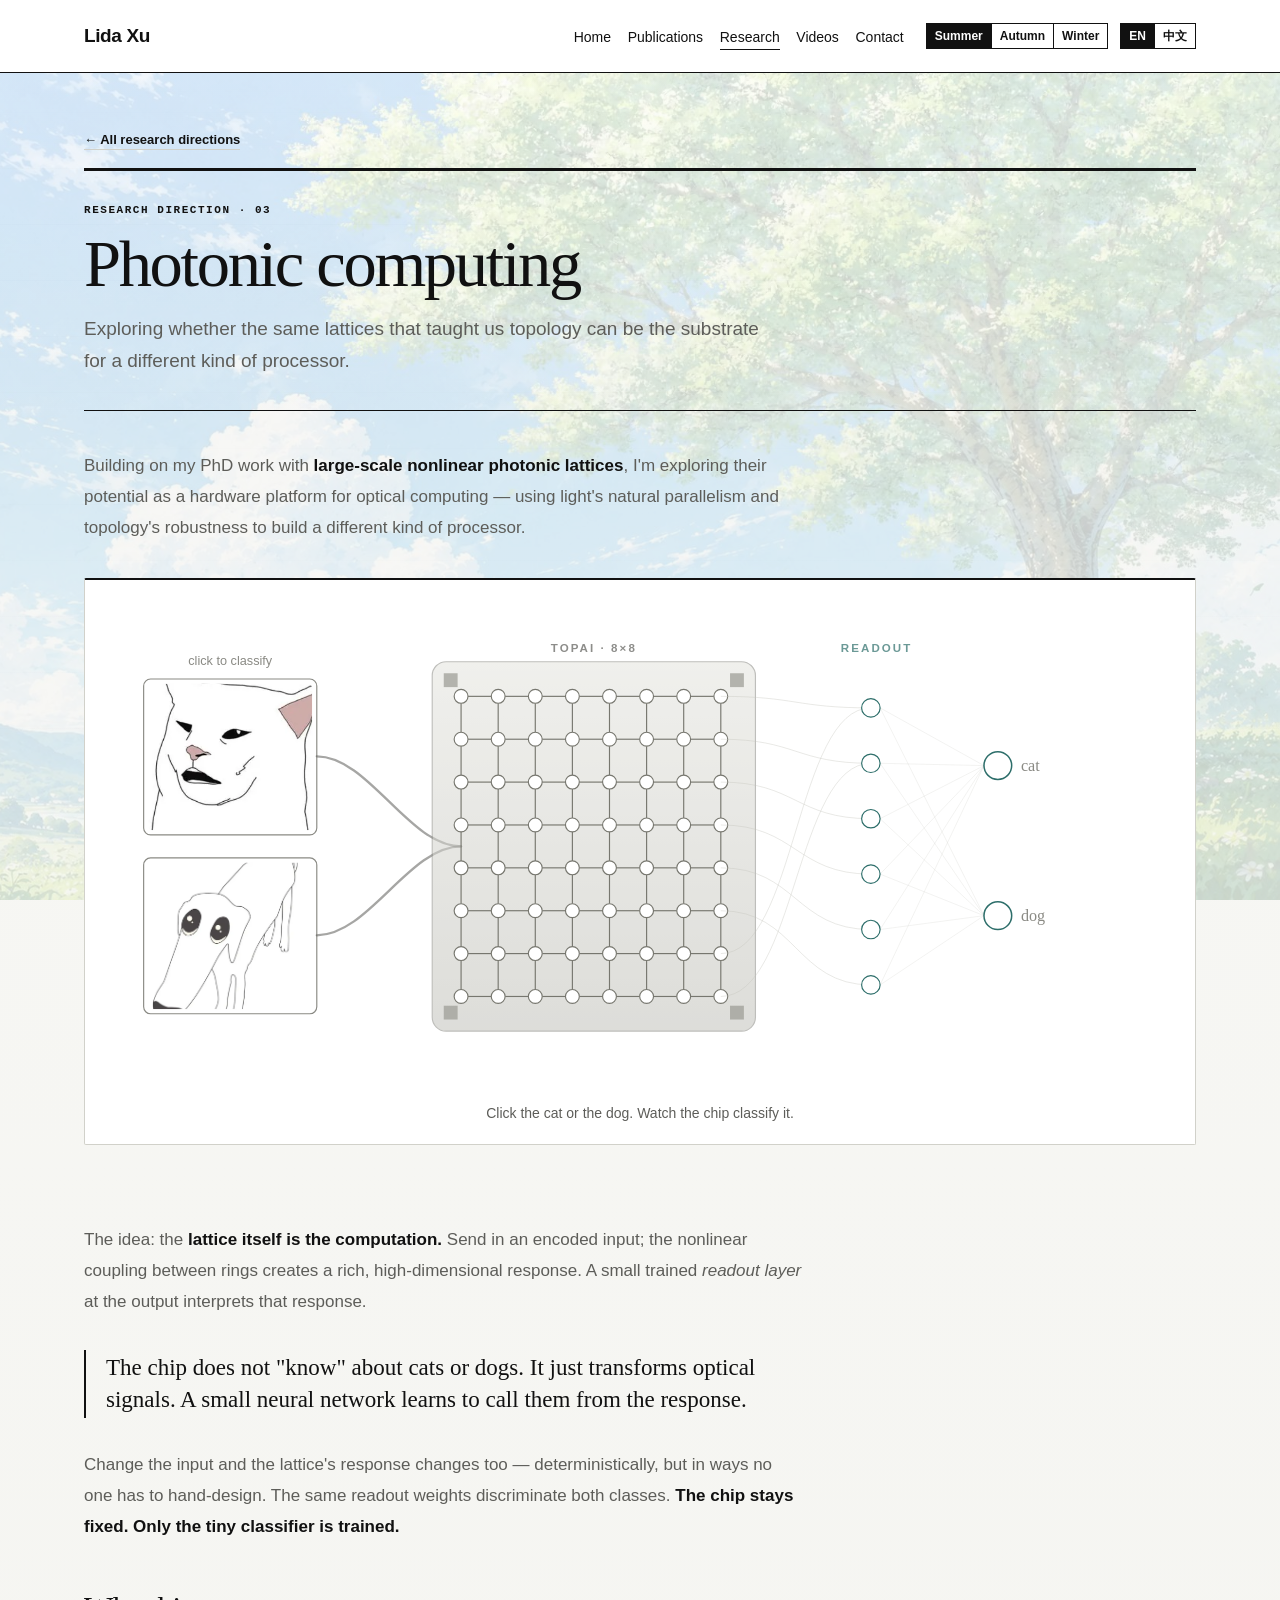
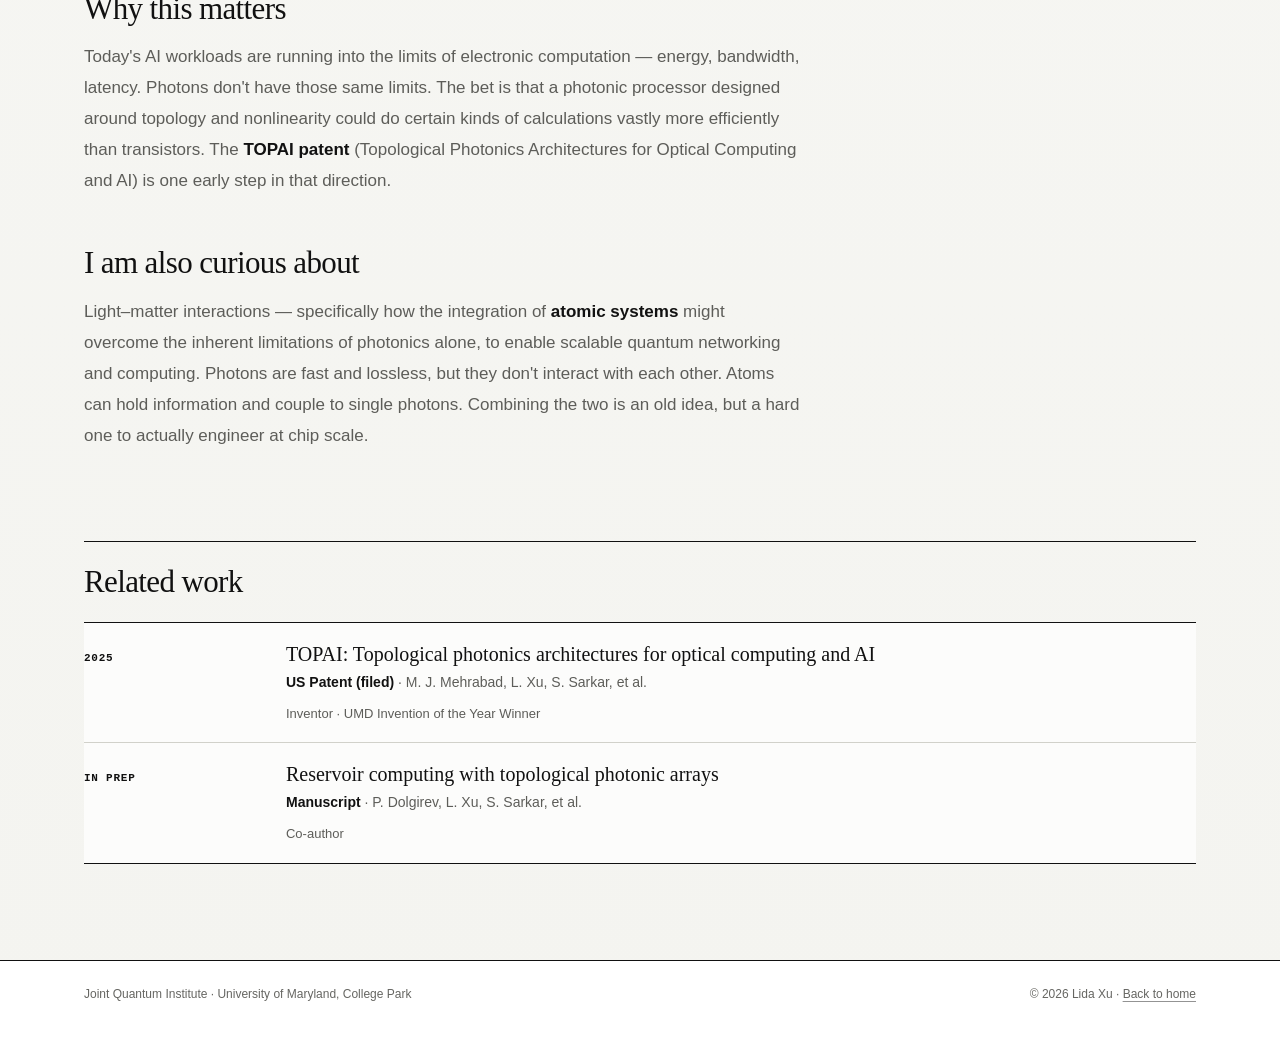
<file: research/photonic-computing.html>
<!DOCTYPE html>
<html lang="en">
<head>
<meta charset="UTF-8" />
<meta name="viewport" content="width=device-width, initial-scale=1.0"/>
<title>Photonic computing — Lida Xu</title>
<link rel="icon" type="image/png" href="../images/favicon.png">
<link rel="stylesheet" href="../assets/site.css?v=1">
<link rel="stylesheet" href="../assets/research.css?v=1">
</head>
<body class="page-comp">

<header class="nav">
  <div class="wrap nav-inner">
    <a class="brand" href="../index.html">Lida Xu</a>
    <div class="nav-right">
      <nav class="menu" id="siteMenu" aria-label="Main">
        <a href="../index.html">Home</a>
        <a href="../publications.html">Publications</a>
        <a href="../index.html#research" class="active" aria-current="true">Research</a>
        <a href="../videos.html">Videos</a>
        <a href="../index.html#contact">Contact</a>
      </nav>
      <div class="lang" aria-label="Language">
        <a href="photonic-computing.html" class="active" aria-current="true" hreflang="en">EN</a>
        <a href="photonic-computing_zh.html" hreflang="zh">中文</a>
      </div>
      <button class="menu-toggle" type="button" aria-expanded="false" aria-controls="siteMenu">
        <span class="menu-toggle-icon" aria-hidden="true"></span>Menu
      </button>
    </div>
  </div>
</header>

<main>

<section class="hero page-hero">
  <div class="wrap">
    <p class="crumb"><a href="../index.html#research">← All research directions</a></p>
    <div class="hero-card">
      <p class="kicker">Research direction · 03</p>
      <h1>Photonic computing</h1>
      <p class="lead">Exploring whether the same lattices that taught us topology can be the substrate for a different kind of processor.</p>
    </div>
  </div>
</section>

<article class="page-content pc-text">
  <p>Building on my PhD work with <strong>large-scale nonlinear photonic lattices</strong>, I'm exploring their potential as a hardware platform for optical computing — using light's natural parallelism and topology's robustness to build a different kind of processor.</p>
</article>

<div class="pc-stage-wrap">
  <div class="pc-stage"><svg id="pcSvg" viewBox="0 0 920 420" xmlns="http://www.w3.org/2000/svg">
  <defs>
    <radialGradient id="pcPhotonTeal">
      <stop offset="0%" stop-color="#d4f0ee" stop-opacity="1"/>
      <stop offset="50%" stop-color="#6dc4be" stop-opacity="0.8"/>
      <stop offset="100%" stop-color="#2d6e6a" stop-opacity="0"/>
    </radialGradient>
    <linearGradient id="siliconGrad" x1="0" y1="0" x2="0" y2="1">
      <stop offset="0%" stop-color="#e4e4de"/>
      <stop offset="100%" stop-color="#c2c2bb"/>
    </linearGradient>
    <filter id="pcGlow" x="-50%" y="-50%" width="200%" height="200%">
      <feGaussianBlur stdDeviation="3"/>
    </filter>
  </defs>

  <!-- ================= INPUT PANEL — two clickable images ================= -->
  <g id="inputPanel">
    <text x="105" y="53" text-anchor="middle"
          font-family="Avenir Next, Segoe UI, Helvetica Neue, Arial, sans-serif" font-size="11" fill="#8a8a84">click to classify</text>

    <!-- CAT choice -->
    <g id="catChoice" style="cursor:pointer;">
      <rect id="catFrame" x="30" y="65" width="150" height="135" rx="6" ry="6"
            fill="#ffffff" stroke="#8a8a84" stroke-width="1"
            style="transition: stroke 0.25s ease, stroke-width 0.25s ease;"/>
      <clipPath id="catClip">
        <rect x="34" y="69" width="142" height="127" rx="4" ry="4"/>
      </clipPath>
      <image id="catImg" href="../images/cat.png"
             x="34" y="69" width="142" height="127"
             preserveAspectRatio="xMidYMid slice"
             clip-path="url(#catClip)"/>
    </g>

    <!-- DOG choice -->
    <g id="dogChoice" style="cursor:pointer;">
      <rect id="dogFrame" x="30" y="220" width="150" height="135" rx="6" ry="6"
            fill="#ffffff" stroke="#8a8a84" stroke-width="1"
            style="transition: stroke 0.25s ease, stroke-width 0.25s ease;"/>
      <clipPath id="dogClip">
        <rect x="34" y="224" width="142" height="127" rx="4" ry="4"/>
      </clipPath>
      <image id="dogImg" href="../images/dog.png"
             x="34" y="224" width="142" height="127"
             preserveAspectRatio="xMidYMid slice"
             clip-path="url(#dogClip)"/>
    </g>
  </g>

  <!-- ================= INPUT WAVEGUIDES (two bundles, one per image) ================= -->
  <g id="inputWaveguides">
    <path id="catBundle" d="" fill="none" stroke="#5d5d59" stroke-width="2"
          stroke-linecap="round" opacity="0.55"/>
    <path id="dogBundle" d="" fill="none" stroke="#5d5d59" stroke-width="2"
          stroke-linecap="round" opacity="0.55"/>
  </g>

  <!-- ================= CHIP ================= -->
  <g id="chipGroup">
    <!-- silicon substrate (darker rounded rect behind lattice) -->
    <rect x="280" y="50" width="280" height="320" rx="12" ry="12"
          fill="url(#siliconGrad)" stroke="#8a8a84" stroke-width="1" opacity="0.55"/>
    <!-- corner contact pads (gold squares to look IC-like) -->
    <rect x="290" y="60" width="12" height="12" fill="#9a9a93" opacity="0.7"/>
    <rect x="538" y="60" width="12" height="12" fill="#9a9a93" opacity="0.7"/>
    <rect x="290" y="348" width="12" height="12" fill="#9a9a93" opacity="0.7"/>
    <rect x="538" y="348" width="12" height="12" fill="#9a9a93" opacity="0.7"/>
    <!-- chip label -->
    <text x="420" y="42" text-anchor="middle"
          font-family="Avenir Next, Segoe UI, Helvetica Neue, Arial, sans-serif" font-size="10" letter-spacing="0.18em" font-weight="600"
          fill="#5d5d59" opacity="0.7">TOPAI · 8×8</text>
    <!-- lattice couplings and sites -->
    <g id="chipCouplings" stroke="#77776f" stroke-width="1"></g>
    <g id="chipSites"></g>
  </g>

  <!-- ================= OUTPUT WAVEGUIDES ================= -->
  <g id="outputWaveguides"></g>

  <!-- ================= NEURAL NET ================= -->
  <g id="nnGroup">
    <!-- label -->
    <text x="665" y="42" text-anchor="middle"
          font-family="Avenir Next, Segoe UI, Helvetica Neue, Arial, sans-serif" font-size="10" letter-spacing="0.18em" font-weight="600"
          fill="#2d6e6a" opacity="0.7">READOUT</text>
    <!-- synapse lines will be drawn here -->
    <g id="nnSynapses"></g>
    <!-- hidden layer neurons -->
    <g id="nnHidden"></g>
    <!-- output neurons -->
    <g id="nnOutputs"></g>
    <!-- output labels -->
    <text id="catLabel" x="790" y="145" font-family="Baskerville, Palatino Linotype, Georgia, serif" font-size="14" fill="#8a8a84"
          font-weight="500">cat</text>
    <text id="dogLabel" x="790" y="275" font-family="Baskerville, Palatino Linotype, Georgia, serif" font-size="14" fill="#8a8a84"
          font-weight="500">dog</text>
  </g>

  <!-- ================= VERDICT DISPLAY ================= -->
  <g id="verdictPanel" opacity="0">
    <rect x="830" y="140" width="80" height="120" rx="6" ry="6"
          fill="#ffffff" stroke="#2d6e6a" stroke-width="1.2"/>
    <text x="870" y="132" text-anchor="middle"
          font-family="Avenir Next, Segoe UI, Helvetica Neue, Arial, sans-serif" font-size="8" letter-spacing="0.2em" font-weight="600"
          fill="#2d6e6a" opacity="0.8">VERDICT</text>
    <!-- tiny drawing slot -->
    <g id="verdictDrawing" transform="translate(840 152)"></g>
    <!-- verdict text -->
    <text id="verdictText" x="870" y="248" text-anchor="middle"
          font-family="Avenir Next, Segoe UI, Helvetica Neue, Arial, sans-serif" font-size="16" font-weight="500"
          fill="#2d6e6a"></text>
  </g>
</svg>
    <div class="pc-caption" id="pcCaption">A photonic chip. Feed it an image.</div>
  </div>
</div>

<article class="page-content pc-text">

  <p>The idea: the <strong>lattice itself is the computation.</strong> Send in an encoded input; the nonlinear coupling between rings creates a rich, high-dimensional response. A small trained <em>readout layer</em> at the output interprets that response.</p>

  <p class="pullquote">The chip does not "know" about cats or dogs. It just transforms optical signals. A small neural network learns to call them from the response.</p>

  <p>Change the input and the lattice's response changes too — deterministically, but in ways no one has to hand-design. The same readout weights discriminate both classes. <strong>The chip stays fixed. Only the tiny classifier is trained.</strong></p>

  <h2>Why this <em>matters</em></h2>
  <p>Today's AI workloads are running into the limits of electronic computation — energy, bandwidth, latency. Photons don't have those same limits. The bet is that a photonic processor designed around topology and nonlinearity could do certain kinds of calculations vastly more efficiently than transistors. The <strong>TOPAI patent</strong> (Topological Photonics Architectures for Optical Computing and AI) is one early step in that direction.</p>

  <h2>I am also <em>curious about</em></h2>
  <p>Light–matter interactions — specifically how the integration of <strong>atomic systems</strong> might overcome the inherent limitations of photonics alone, to enable scalable quantum networking and computing. Photons are fast and lossless, but they don't interact with each other. Atoms can hold information and couple to single photons. Combining the two is an old idea, but a hard one to actually engineer at chip scale.</p>

</article>

<section class="section">
  <div class="wrap">
    <div class="section-head">
      <h2>Related work</h2>
    </div>
    <div class="list">

      <div class="list-item">
        <div class="date">2025</div>
        <div class="entry">
          <h3>TOPAI: Topological photonics architectures for optical computing and AI</h3>
          <p class="detail"><span class="venue">US Patent (filed)</span> · M. J. Mehrabad, L. Xu, S. Sarkar, et al.</p>
          <p class="extra">Inventor · UMD Invention of the Year Winner</p>
        </div>
      </div>

      <div class="list-item">
        <div class="date">in prep</div>
        <div class="entry">
          <h3>Reservoir computing with topological photonic arrays</h3>
          <p class="detail"><span class="venue">Manuscript</span> · P. Dolgirev, L. Xu, S. Sarkar, et al.</p>
          <p class="extra">Co-author</p>
        </div>
      </div>

    </div>
  </div>
</section>

</main>

<footer class="footer">
  <div class="wrap row">
    <div>Joint Quantum Institute · University of Maryland, College Park</div>
    <div>© 2026 Lida Xu · <a href="../index.html">Back to home</a></div>
  </div>
</footer>

<script src="../assets/site.js?v=1" defer></script>
<script>
(function() {
  const NS = 'http://www.w3.org/2000/svg';

  const CAT_TINY = [
    [1,0,0,0,0,1],
    [1,1,0,0,1,1],
    [1,1,1,1,1,1],
    [1,0,1,1,0,1],
    [1,1,0,0,1,1],
    [0,1,1,1,1,0],
  ];
  const DOG_TINY = [
    [1,0,0,0,0,1],
    [1,1,1,1,1,1],
    [1,0,1,1,0,1],
    [1,1,0,0,1,1],
    [0,1,1,1,1,0],
    [0,0,1,1,0,0],
  ];

  // =============== BUILD LATTICE ===============
  const chipSitesG = document.getElementById('chipSites');
  const chipCouplingsG = document.getElementById('chipCouplings');
  const CHIP_X0 = 305, CHIP_Y0 = 80;
  const CHIP_NX = 8, CHIP_NY = 8;
  const CHIP_DX = (530 - CHIP_X0) / (CHIP_NX - 1);
  const CHIP_DY = (340 - CHIP_Y0) / (CHIP_NY - 1);

  const chipSites = [];
  for (let i = 0; i < CHIP_NX; i++) {
    for (let j = 0; j < CHIP_NY; j++) {
      const cx = CHIP_X0 + i * CHIP_DX;
      const cy = CHIP_Y0 + j * CHIP_DY;
      if (i < CHIP_NX - 1) {
        const ln = document.createElementNS(NS, 'line');
        ln.setAttribute('x1', cx + 6); ln.setAttribute('y1', cy);
        ln.setAttribute('x2', cx + CHIP_DX - 6); ln.setAttribute('y2', cy);
        chipCouplingsG.appendChild(ln);
      }
      if (j < CHIP_NY - 1) {
        const ln = document.createElementNS(NS, 'line');
        ln.setAttribute('x1', cx); ln.setAttribute('y1', cy + 6);
        ln.setAttribute('x2', cx); ln.setAttribute('y2', cy + CHIP_DY - 6);
        chipCouplingsG.appendChild(ln);
      }
    }
  }
  for (let i = 0; i < CHIP_NX; i++) {
    for (let j = 0; j < CHIP_NY; j++) {
      const cx = CHIP_X0 + i * CHIP_DX;
      const cy = CHIP_Y0 + j * CHIP_DY;
      const ring = document.createElementNS(NS, 'circle');
      ring.setAttribute('cx', cx); ring.setAttribute('cy', cy);
      ring.setAttribute('r', 6);
      ring.setAttribute('fill', '#ffffff');
      ring.setAttribute('stroke', '#77776f');
      ring.setAttribute('stroke-width', 1);
      chipSitesG.appendChild(ring);
      chipSites.push({ i, j, cx, cy, element: ring, glow: 0 });
    }
  }

  // =============== TWO INPUT BUNDLES (cat and dog) ===============
  // Each starts at its image's right-center and arcs to the chip left-edge middle.
  const CAT_SRC_X = 180, CAT_SRC_Y = 132;   // right-middle of cat frame (y: 65..200)
  const DOG_SRC_X = 180, DOG_SRC_Y = 287;   // right-middle of dog frame (y: 220..355)
  const CHIP_ENTRY_X = CHIP_X0;
  const CHIP_ENTRY_Y = CHIP_Y0 + 3.5 * CHIP_DY;   // vertical middle of lattice

  function buildBundle(sx, sy) {
    return `M ${sx} ${sy} ` +
      `C ${sx + 45} ${sy}, ` +
        `${CHIP_ENTRY_X - 45} ${CHIP_ENTRY_Y}, ` +
        `${CHIP_ENTRY_X} ${CHIP_ENTRY_Y}`;
  }
  const catBundleEl = document.getElementById('catBundle');
  const dogBundleEl = document.getElementById('dogBundle');
  catBundleEl.setAttribute('d', buildBundle(CAT_SRC_X, CAT_SRC_Y));
  dogBundleEl.setAttribute('d', buildBundle(DOG_SRC_X, DOG_SRC_Y));
  const catBundleLength = catBundleEl.getTotalLength();
  const dogBundleLength = dogBundleEl.getTotalLength();

  // =============== OUTPUT WAVEGUIDES (one per row, from chip right edge) ===============
  const outputWGs = document.getElementById('outputWaveguides');
  const NN_HIDDEN_X = 660;
  const HIDDEN_N = 6;
  const HIDDEN_YS = [];
  for (let h = 0; h < HIDDEN_N; h++) HIDDEN_YS.push(90 + h * 48);
  const outputPaths = [];
  for (let r = 0; r < CHIP_NY; r++) {
    const sx = CHIP_X0 + (CHIP_NX - 1) * CHIP_DX;
    const sy = CHIP_Y0 + r * CHIP_DY;
    const h = r % HIDDEN_N;
    const ex = NN_HIDDEN_X;
    const ey = HIDDEN_YS[h];
    const midX = (sx + ex) / 2;
    const pathD = `M ${sx} ${sy} C ${midX} ${sy}, ${midX} ${ey}, ${ex} ${ey}`;
    const path = document.createElementNS(NS, 'path');
    path.setAttribute('d', pathD);
    path.setAttribute('fill', 'none');
    path.setAttribute('stroke', '#c2c2bb');
    path.setAttribute('stroke-width', 0.7);
    path.setAttribute('opacity', 0.45);
    outputWGs.appendChild(path);
    outputPaths.push({ el: path, length: path.getTotalLength(), chipRow: r, hidden: h });
  }

  // =============== HIDDEN NEURONS ===============
  const nnHiddenG = document.getElementById('nnHidden');
  const hiddenNeurons = [];
  for (let h = 0; h < HIDDEN_N; h++) {
    const glow = document.createElementNS(NS, 'circle');
    glow.setAttribute('cx', NN_HIDDEN_X); glow.setAttribute('cy', HIDDEN_YS[h]);
    glow.setAttribute('r', 14);
    glow.setAttribute('fill', 'url(#pcPhotonTeal)');
    glow.setAttribute('filter', 'url(#pcGlow)');
    glow.setAttribute('opacity', 0);
    nnHiddenG.appendChild(glow);
    const c = document.createElementNS(NS, 'circle');
    c.setAttribute('cx', NN_HIDDEN_X); c.setAttribute('cy', HIDDEN_YS[h]);
    c.setAttribute('r', 8);
    c.setAttribute('fill', '#ffffff');
    c.setAttribute('stroke', '#2d6e6a'); c.setAttribute('stroke-width', 1);
    nnHiddenG.appendChild(c);
    hiddenNeurons.push({ node: c, glow, x: NN_HIDDEN_X, y: HIDDEN_YS[h], pulse: 0 });
  }

  // =============== OUTPUT NEURONS ===============
  const nnOutputsG = document.getElementById('nnOutputs');
  const NN_OUT_X = 770;
  const CAT_Y = 140, DOG_Y = 270;
  function makeOutput(cx, cy) {
    const glow = document.createElementNS(NS, 'circle');
    glow.setAttribute('cx', cx); glow.setAttribute('cy', cy);
    glow.setAttribute('r', 22);
    glow.setAttribute('fill', 'url(#pcPhotonTeal)');
    glow.setAttribute('filter', 'url(#pcGlow)');
    glow.setAttribute('opacity', 0);
    nnOutputsG.appendChild(glow);
    const node = document.createElementNS(NS, 'circle');
    node.setAttribute('cx', cx); node.setAttribute('cy', cy);
    node.setAttribute('r', 12);
    node.setAttribute('fill', '#ffffff');
    node.setAttribute('stroke', '#2d6e6a'); node.setAttribute('stroke-width', 1.3);
    nnOutputsG.appendChild(node);
    return { node, glow, x: cx, y: cy, pulse: 0 };
  }
  const catOut = makeOutput(NN_OUT_X, CAT_Y);
  const dogOut = makeOutput(NN_OUT_X, DOG_Y);

  // =============== SYNAPSES ===============
  const nnSynG = document.getElementById('nnSynapses');
  const synapsePaths = [];
  for (let h = 0; h < HIDDEN_N; h++) {
    for (const [outY, cls] of [[CAT_Y, 'cat'], [DOG_Y, 'dog']]) {
      const ln = document.createElementNS(NS, 'line');
      ln.setAttribute('x1', NN_HIDDEN_X + 8); ln.setAttribute('y1', HIDDEN_YS[h]);
      ln.setAttribute('x2', NN_OUT_X - 12); ln.setAttribute('y2', outY);
      ln.setAttribute('stroke', '#c2c2bb'); ln.setAttribute('stroke-width', 0.5);
      ln.setAttribute('opacity', 0.35);
      nnSynG.appendChild(ln);
      synapsePaths.push({
        el: ln, x1: NN_HIDDEN_X + 8, y1: HIDDEN_YS[h], x2: NN_OUT_X - 12, y2: outY, hidden: h, cls
      });
    }
  }

  // =============== VERDICT PANEL ===============
  const verdictDrawingG = document.getElementById('verdictDrawing');
  const verdictPixelEls = [];
  for (let r = 0; r < 6; r++) {
    verdictPixelEls[r] = [];
    for (let c = 0; c < 6; c++) {
      const sq = document.createElementNS(NS, 'rect');
      sq.setAttribute('x', c * 9); sq.setAttribute('y', r * 9);
      sq.setAttribute('width', 8); sq.setAttribute('height', 8);
      sq.setAttribute('fill', '#2d6e6a');
      sq.setAttribute('opacity', 0);
      sq.setAttribute('rx', 1);
      verdictDrawingG.appendChild(sq);
      verdictPixelEls[r][c] = sq;
    }
  }
  function drawVerdictTiny(pattern) {
    for (let r = 0; r < 6; r++) {
      for (let c = 0; c < 6; c++) {
        verdictPixelEls[r][c].setAttribute('opacity', pattern[r][c] ? 0.95 : 0);
      }
    }
  }

  // =============== CHIP ZIG-ZAG PATH (class-dependent) ===============
  function chipPathFor(cls, row) {
    const pts = [[0, row]];
    let i = 0, j = row;
    const turns = cls === 'cat'
      ? [[1,0],[1,0],[0,1],[1,0],[0,-1],[1,0],[0,1],[1,0]]
      : [[1,0],[0,1],[1,0],[0,-1],[1,0],[1,0],[0,1],[1,0]];
    for (const [di, dj] of turns) {
      i = Math.max(0, Math.min(CHIP_NX - 1, i + di));
      j = Math.max(0, Math.min(CHIP_NY - 1, j + dj));
      pts.push([i, j]);
      if (i >= CHIP_NX - 1) break;
    }
    while (i < CHIP_NX - 1) { i++; pts.push([i, j]); }
    return pts;
  }
  function gridToXY(i, j) {
    return { x: CHIP_X0 + i * CHIP_DX, y: CHIP_Y0 + j * CHIP_DY };
  }

  // =============== PHOTONS ===============
  const photonsLayer = document.createElementNS(NS, 'g');
  photonsLayer.setAttribute('id', 'photonsLayer');
  document.getElementById('pcSvg').appendChild(photonsLayer);
  const activePhotons = [];

  function spawnPhoton(kind, row, delay) {
    const halo = document.createElementNS(NS, 'circle');
    halo.setAttribute('r', 5);
    halo.setAttribute('fill', 'url(#pcPhotonTeal)');
    halo.setAttribute('filter', 'url(#pcGlow)');
    halo.setAttribute('opacity', 0);
    photonsLayer.appendChild(halo);
    const core = document.createElementNS(NS, 'circle');
    core.setAttribute('r', 1.6);
    core.setAttribute('fill', '#2d6e6a');
    core.setAttribute('opacity', 0);
    photonsLayer.appendChild(core);

    activePhotons.push({
      halo, core,
      kind, row,
      chipPath: chipPathFor(kind, row),
      phase: 'waiting',
      waitLeft: delay,
      t: 0,
      chipIdx: 0, chipSegT: 0,
      hiddenIdx: null, outSynapse: null
    });
  }

  function destroy(p) {
    p.halo.remove(); p.core.remove();
    const k = activePhotons.indexOf(p);
    if (k >= 0) activePhotons.splice(k, 1);
  }

  function pumpLatticeAt(i, j, amount) {
    const idx = i * CHIP_NY + j;
    if (idx >= 0 && idx < chipSites.length) {
      chipSites[idx].glow = Math.min(1, chipSites[idx].glow + amount);
    }
  }
  function decayLattice(dt) {
    for (const s of chipSites) {
      s.glow = Math.max(0, s.glow - dt * 0.5);
      const g = s.glow;
      if (g > 0.02) {
        const fill = `rgb(${Math.round(255 - g*146)},${Math.round(255 - g*59)},${Math.round(255 - g*65)})`;
        s.element.setAttribute('fill', fill);
        s.element.setAttribute('stroke', g > 0.5 ? '#2d6e6a' : '#77776f');
      } else {
        s.element.setAttribute('fill', '#ffffff');
        s.element.setAttribute('stroke', '#77776f');
      }
    }
  }

  // =============== CLASSIFICATION STATE ===============
  let lastClassified = null;     // 'cat' | 'dog' | null
  let verdictPulseUntil = 0;     // timestamp until which output neuron glows
  let pendingKind = null;        // classification in flight (not yet revealed)
  let arrivalsNeeded = 0;        // number of arrivals before verdict reveal
  let arrivalsSoFar = 0;
  let isAnimating = false;       // true while burst is active or verdict still pulsing

  function classify(kind) {
    if (isAnimating) return;   // ignore clicks while a previous run is in flight
    isAnimating = true;
    // visually mark inputs as locked
    document.getElementById('catChoice').style.pointerEvents = 'none';
    document.getElementById('dogChoice').style.pointerEvents = 'none';
    // activate the chosen frame border
    const catFrame = document.getElementById('catFrame');
    const dogFrame = document.getElementById('dogFrame');
    if (kind === 'cat') {
      catFrame.setAttribute('stroke', '#2d6e6a');
      catFrame.setAttribute('stroke-width', 2.2);
      dogFrame.setAttribute('stroke', '#8a8a84');
      dogFrame.setAttribute('stroke-width', 1);
    } else {
      dogFrame.setAttribute('stroke', '#2d6e6a');
      dogFrame.setAttribute('stroke-width', 2.2);
      catFrame.setAttribute('stroke', '#8a8a84');
      catFrame.setAttribute('stroke-width', 1);
    }

    // Hide verdict panel while the burst is in flight — suspense.
    const verdictPanel = document.getElementById('verdictPanel');
    verdictPanel.setAttribute('opacity', 0);
    lastClassified = null;   // no winner yet
    pendingKind = kind;
    arrivalsSoFar = 0;

    // Spawn burst: 3 waves × 8 rows
    const BURST_WAVES = 3;
    const totalPhotons = BURST_WAVES * CHIP_NY;
    // We reveal verdict once ~1/3 of photons have reached the output layer —
    // early enough to feel snappy, but well after they've clearly arrived.
    arrivalsNeeded = Math.ceil(totalPhotons / 3);
    for (let wave = 0; wave < BURST_WAVES; wave++) {
      for (let row = 0; row < CHIP_NY; row++) {
        spawnPhoton(kind, row, wave * 0.11);
      }
    }

    // Status caption during flight — no answer yet
    setCaption(`Reading the ${kind}…`);
  }

  function revealVerdict(kind) {
    lastClassified = kind;
    verdictPulseUntil = performance.now() + 1500;

    setCaption(`Reading the ${kind}… <strong>${kind === 'cat' ? '"cat"' : '"dog"'}</strong>.`);

    const verdictPanel = document.getElementById('verdictPanel');
    const verdictText = document.getElementById('verdictText');
    drawVerdictTiny(kind === 'cat' ? CAT_TINY : DOG_TINY);
    verdictText.textContent = kind === 'cat' ? '"cat"' : '"dog"';
    verdictPanel.setAttribute('opacity', 1);
  }

  // =============== CLICK HANDLERS ===============
  document.getElementById('catChoice').addEventListener('click', () => classify('cat'));
  document.getElementById('dogChoice').addEventListener('click', () => classify('dog'));

  // =============== CAPTIONS ===============
  const captionEl = document.getElementById('pcCaption');
  function setCaption(text) {
    captionEl.style.opacity = 0;
    setTimeout(() => {
      captionEl.innerHTML = text;
      captionEl.style.opacity = 1;
    }, 180);
  }
  setCaption('Click the cat or the dog. Watch the chip classify it.');

  // =============== TICK LOOP ===============
  let lastTs = performance.now();

  function tick(now) {
    const dt = Math.min((now - lastTs) / 1000, 0.05);
    lastTs = now;

    const BUNDLE_SPEED = 2.4;
    const CHIP_SPEED   = 2.6;
    const OUTPUT_SPEED = 2.4;
    const SYNAPSE_SPEED = 4.4;

    for (let k = activePhotons.length - 1; k >= 0; k--) {
      const p = activePhotons[k];
      let pos = null;

      if (p.phase === 'waiting') {
        p.waitLeft -= dt;
        if (p.waitLeft <= 0) {
          p.phase = 'bundle';
          p.t = 0;
          p.halo.setAttribute('opacity', 0.85);
          p.core.setAttribute('opacity', 1);
        }
      }

      if (p.phase === 'bundle') {
        p.t += dt * BUNDLE_SPEED;
        const bundleEl = p.kind === 'cat' ? catBundleEl : dogBundleEl;
        const bundleLen = p.kind === 'cat' ? catBundleLength : dogBundleLength;
        if (p.t >= 1) {
          p.phase = 'chip';
          p.chipIdx = 0; p.chipSegT = 0;
        } else {
          try { pos = bundleEl.getPointAtLength(p.t * bundleLen); } catch(e) {}
        }
      }

      if (p.phase === 'chip') {
        const path = p.chipPath;
        if (p.chipIdx >= path.length - 1) {
          p.exitRow = path[path.length - 1][1];
          p.phase = 'output';
          p.t = 0;
        } else {
          p.chipSegT += dt * CHIP_SPEED;
          const [ia, ja] = path[p.chipIdx];
          const [ib, jb] = path[p.chipIdx + 1];
          const a = gridToXY(ia, ja);
          const b = gridToXY(ib, jb);
          const f = Math.min(1, p.chipSegT);
          pos = { x: a.x + (b.x - a.x) * f, y: a.y + (b.y - a.y) * f };
          pumpLatticeAt(ia, ja, dt * 1.8);
          if (p.chipSegT >= 1) { p.chipIdx++; p.chipSegT = 0; }
        }
      }

      if (p.phase === 'output') {
        const outPath = outputPaths[p.exitRow];
        p.t += dt * OUTPUT_SPEED;
        if (p.t >= 1) {
          p.hiddenIdx = outPath.hidden;
          hiddenNeurons[p.hiddenIdx].pulse = Math.min(1, hiddenNeurons[p.hiddenIdx].pulse + 0.8);
          const candidates = synapsePaths.filter(s => s.hidden === p.hiddenIdx && s.cls === p.kind);
          p.outSynapse = candidates[0];
          p.phase = 'synapse';
          p.t = 0;
        } else {
          try { pos = outPath.el.getPointAtLength(p.t * outPath.length); } catch(e) {}
        }
      }

      if (p.phase === 'synapse') {
        p.t += dt * SYNAPSE_SPEED;
        if (p.t >= 1) {
          // on arrival, pulse the correct output
          if (p.kind === 'cat') catOut.pulse = Math.min(1, catOut.pulse + 0.4);
          else dogOut.pulse = Math.min(1, dogOut.pulse + 0.4);
          // Count arrivals toward verdict reveal
          if (pendingKind === p.kind) {
            arrivalsSoFar++;
            if (arrivalsSoFar >= arrivalsNeeded) {
              revealVerdict(pendingKind);
              pendingKind = null;
            }
          }
          destroy(p);
          continue;
        } else {
          const s = p.outSynapse;
          if (s) { pos = { x: s.x1 + (s.x2 - s.x1) * p.t, y: s.y1 + (s.y2 - s.y1) * p.t }; }
        }
      }

      if (pos) {
        p.halo.setAttribute('cx', pos.x); p.halo.setAttribute('cy', pos.y);
        p.core.setAttribute('cx', pos.x); p.core.setAttribute('cy', pos.y);
      }
    }

    // decay lattice and neurons
    decayLattice(dt);

    hiddenNeurons.forEach(n => {
      n.pulse = Math.max(0, n.pulse - dt * 0.9);
      n.glow.setAttribute('opacity', n.pulse * 0.9);
      n.node.setAttribute('fill', n.pulse > 0.4 ? '#d4f0ee' : '#ffffff');
    });

    // Output neurons: pulsing during classification window, then decay
    catOut.pulse = Math.max(0, catOut.pulse - dt * 0.5);
    dogOut.pulse = Math.max(0, dogOut.pulse - dt * 0.5);
    // When the verdict pulse window ends and no photons remain, unlock clicks
    if (isAnimating && now >= verdictPulseUntil && activePhotons.length === 0) {
      isAnimating = false;
      document.getElementById('catChoice').style.pointerEvents = '';
      document.getElementById('dogChoice').style.pointerEvents = '';
    }
    const breathe = 0.85 + 0.15 * Math.sin(now / 500);
    const catAmp = lastClassified === 'cat' && now < verdictPulseUntil ? breathe : catOut.pulse;
    const dogAmp = lastClassified === 'dog' && now < verdictPulseUntil ? breathe : dogOut.pulse;
    catOut.glow.setAttribute('opacity', catAmp);
    catOut.node.setAttribute('fill', catAmp > 0.4 ? '#d4f0ee' : '#ffffff');
    catOut.node.setAttribute('stroke-width', catAmp > 0.4 ? 2 : 1.3);
    dogOut.glow.setAttribute('opacity', dogAmp);
    dogOut.node.setAttribute('fill', dogAmp > 0.4 ? '#d4f0ee' : '#ffffff');
    dogOut.node.setAttribute('stroke-width', dogAmp > 0.4 ? 2 : 1.3);

    // Output labels
    document.getElementById('catLabel').setAttribute('fill',
      lastClassified === 'cat' && now < verdictPulseUntil ? '#2d6e6a' : '#8a8a84');
    document.getElementById('catLabel').setAttribute('font-weight',
      lastClassified === 'cat' && now < verdictPulseUntil ? 600 : 500);
    document.getElementById('dogLabel').setAttribute('fill',
      lastClassified === 'dog' && now < verdictPulseUntil ? '#2d6e6a' : '#8a8a84');
    document.getElementById('dogLabel').setAttribute('font-weight',
      lastClassified === 'dog' && now < verdictPulseUntil ? 600 : 500);

    requestAnimationFrame(tick);
  }
  requestAnimationFrame(tick);
})();
</script>
</body>
</html>
</file>
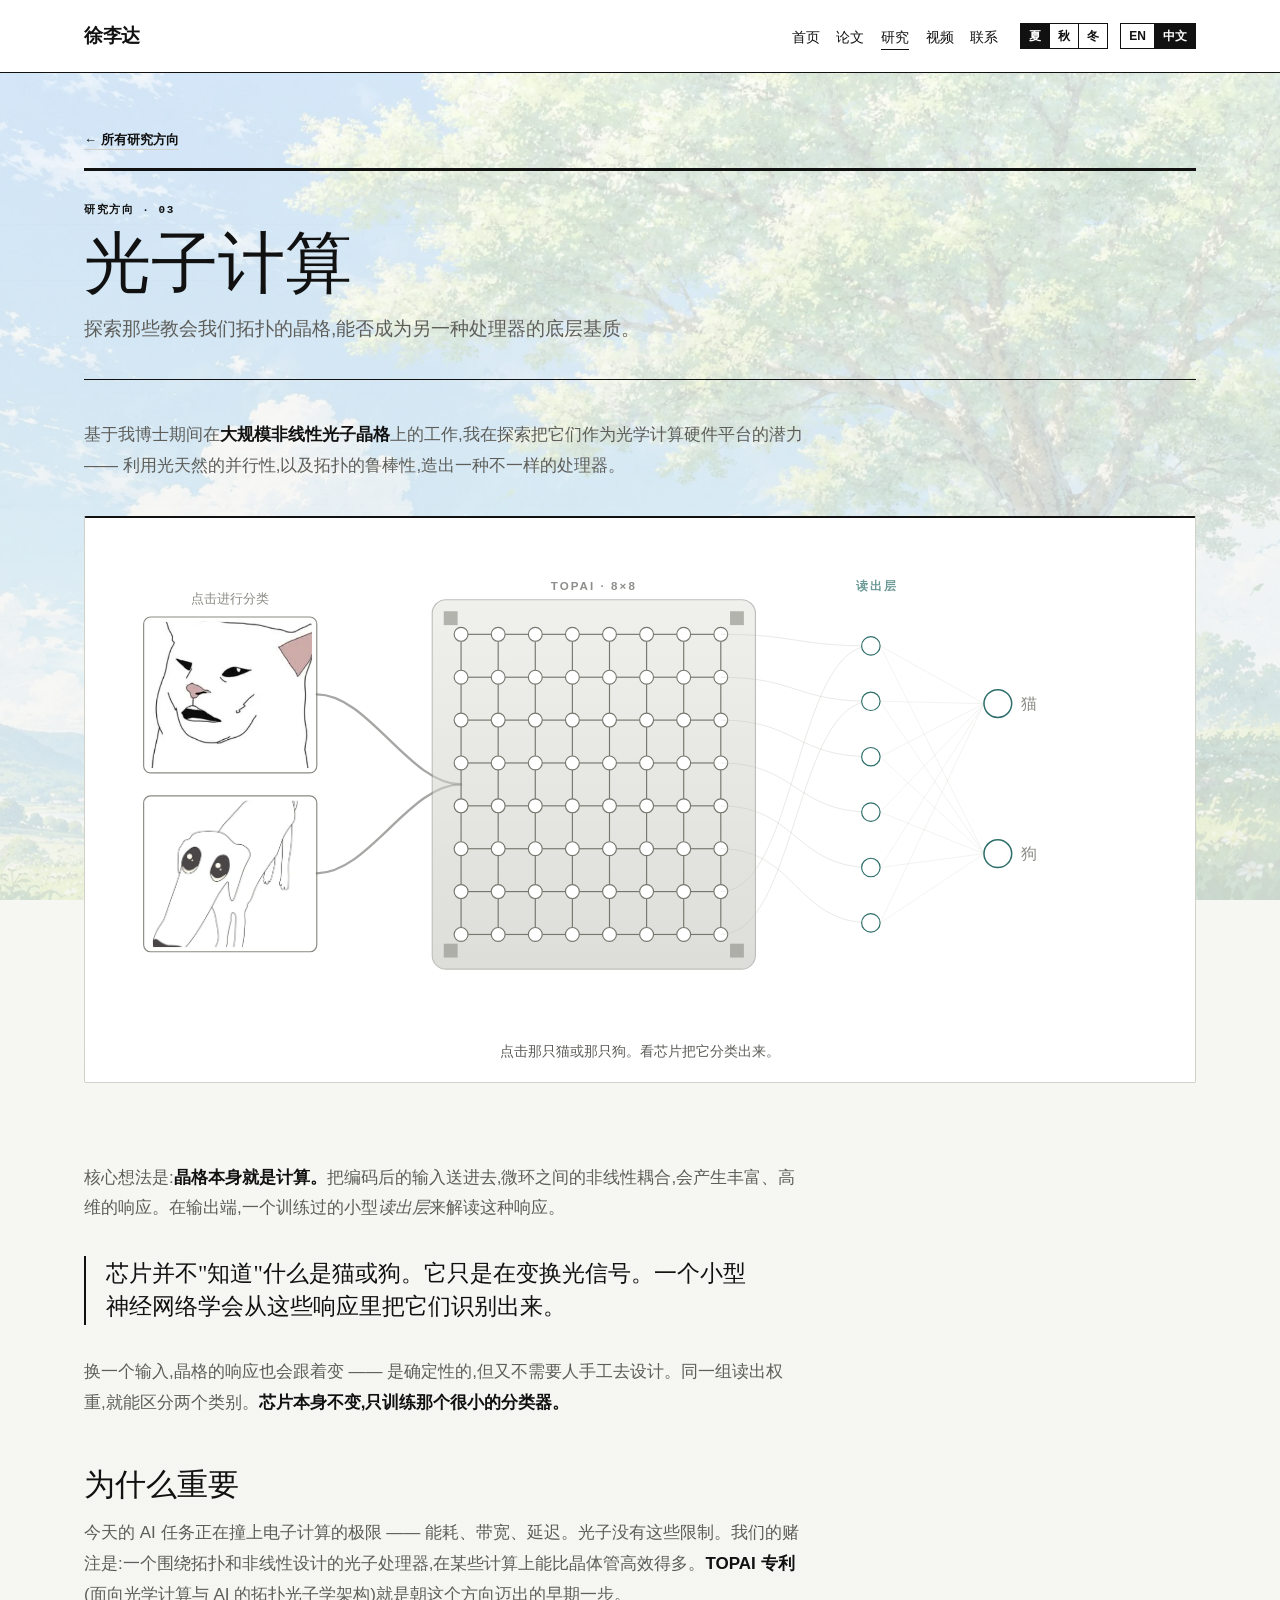
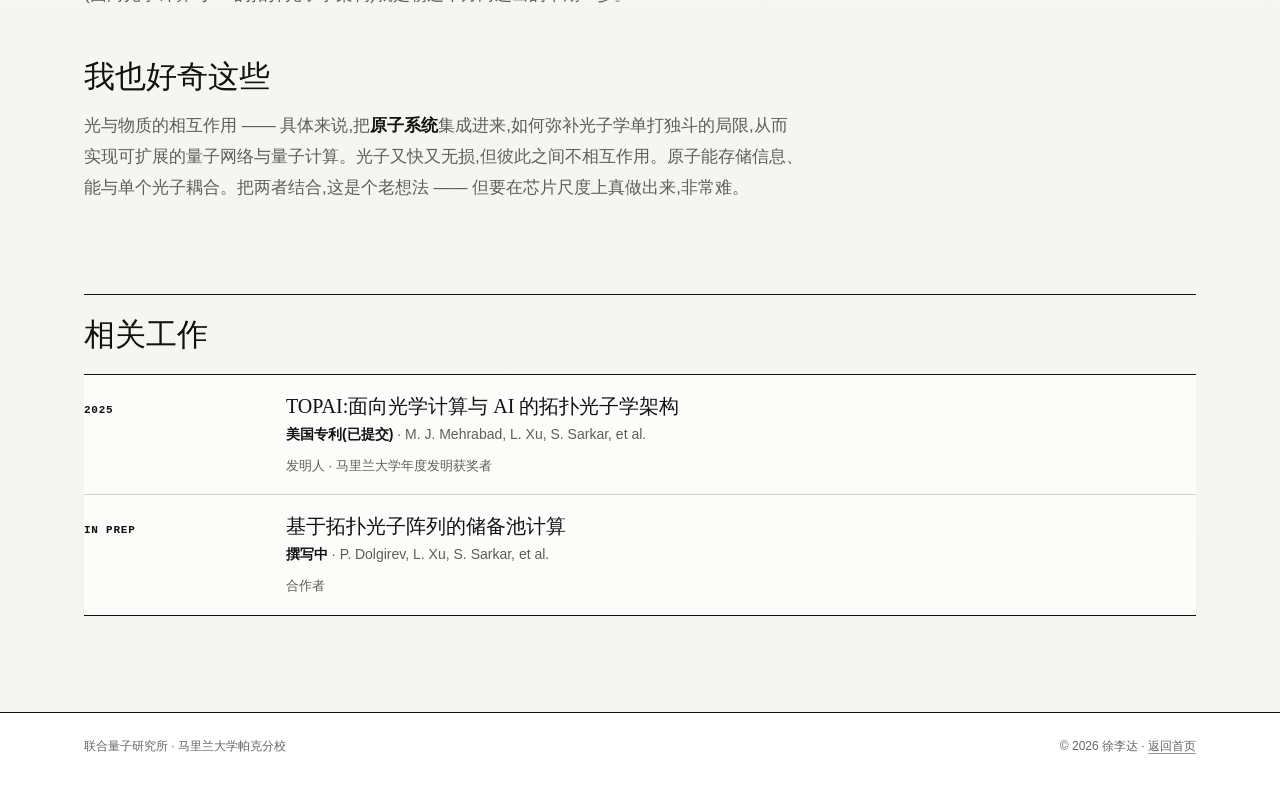
<file: research/photonic-computing_zh.html>
<!DOCTYPE html>
<html lang="zh-CN">
<head>
<meta charset="UTF-8" />
<meta name="viewport" content="width=device-width, initial-scale=1.0"/>
<title>光子计算 — 徐李达</title>
<link rel="icon" type="image/png" href="../images/favicon.png">
<link rel="stylesheet" href="../assets/site.css?v=1">
<link rel="stylesheet" href="../assets/research.css?v=1">
</head>
<body class="page-comp">

<header class="nav">
  <div class="wrap nav-inner">
    <a class="brand" href="../index_zh.html">徐李达</a>
    <div class="nav-right">
      <nav class="menu" id="siteMenu" aria-label="主导航">
        <a href="../index_zh.html">首页</a>
        <a href="../publications_zh.html">论文</a>
        <a href="../index_zh.html#research" class="active" aria-current="true">研究</a>
        <a href="../videos_zh.html">视频</a>
        <a href="../index_zh.html#contact">联系</a>
      </nav>
      <div class="lang" aria-label="语言">
        <a href="photonic-computing.html" hreflang="en">EN</a>
        <a href="photonic-computing_zh.html" class="active" aria-current="true" hreflang="zh">中文</a>
      </div>
      <button class="menu-toggle" type="button" aria-expanded="false" aria-controls="siteMenu">
        <span class="menu-toggle-icon" aria-hidden="true"></span>菜单
      </button>
    </div>
  </div>
</header>

<main>

<section class="hero page-hero">
  <div class="wrap">
    <p class="crumb"><a href="../index_zh.html#research">← 所有研究方向</a></p>
    <div class="hero-card">
      <p class="kicker">研究方向 · 03</p>
      <h1>光子计算</h1>
      <p class="lead">探索那些教会我们拓扑的晶格,能否成为另一种处理器的底层基质。</p>
    </div>
  </div>
</section>

<article class="page-content pc-text">
  <p>基于我博士期间在<strong>大规模非线性光子晶格</strong>上的工作,我在探索把它们作为光学计算硬件平台的潜力 —— 利用光天然的并行性,以及拓扑的鲁棒性,造出一种不一样的处理器。</p>
</article>

<div class="pc-stage-wrap">
  <div class="pc-stage"><svg id="pcSvg" viewBox="0 0 920 420" xmlns="http://www.w3.org/2000/svg">
  <defs>
    <radialGradient id="pcPhotonTeal">
      <stop offset="0%" stop-color="#d4f0ee" stop-opacity="1"/>
      <stop offset="50%" stop-color="#6dc4be" stop-opacity="0.8"/>
      <stop offset="100%" stop-color="#2d6e6a" stop-opacity="0"/>
    </radialGradient>
    <linearGradient id="siliconGrad" x1="0" y1="0" x2="0" y2="1">
      <stop offset="0%" stop-color="#e4e4de"/>
      <stop offset="100%" stop-color="#c2c2bb"/>
    </linearGradient>
    <filter id="pcGlow" x="-50%" y="-50%" width="200%" height="200%">
      <feGaussianBlur stdDeviation="3"/>
    </filter>
  </defs>

  <!-- ================= INPUT PANEL — two clickable images ================= -->
  <g id="inputPanel">
    <text x="105" y="53" text-anchor="middle"
          font-family="Avenir Next, Segoe UI, Helvetica Neue, Arial, sans-serif" font-size="11" fill="#8a8a84">点击进行分类</text>

    <!-- CAT choice -->
    <g id="catChoice" style="cursor:pointer;">
      <rect id="catFrame" x="30" y="65" width="150" height="135" rx="6" ry="6"
            fill="#ffffff" stroke="#8a8a84" stroke-width="1"
            style="transition: stroke 0.25s ease, stroke-width 0.25s ease;"/>
      <clipPath id="catClip">
        <rect x="34" y="69" width="142" height="127" rx="4" ry="4"/>
      </clipPath>
      <image id="catImg" href="../images/cat.png"
             x="34" y="69" width="142" height="127"
             preserveAspectRatio="xMidYMid slice"
             clip-path="url(#catClip)"/>
    </g>

    <!-- DOG choice -->
    <g id="dogChoice" style="cursor:pointer;">
      <rect id="dogFrame" x="30" y="220" width="150" height="135" rx="6" ry="6"
            fill="#ffffff" stroke="#8a8a84" stroke-width="1"
            style="transition: stroke 0.25s ease, stroke-width 0.25s ease;"/>
      <clipPath id="dogClip">
        <rect x="34" y="224" width="142" height="127" rx="4" ry="4"/>
      </clipPath>
      <image id="dogImg" href="../images/dog.png"
             x="34" y="224" width="142" height="127"
             preserveAspectRatio="xMidYMid slice"
             clip-path="url(#dogClip)"/>
    </g>
  </g>

  <!-- ================= INPUT WAVEGUIDES (two bundles, one per image) ================= -->
  <g id="inputWaveguides">
    <path id="catBundle" d="" fill="none" stroke="#5d5d59" stroke-width="2"
          stroke-linecap="round" opacity="0.55"/>
    <path id="dogBundle" d="" fill="none" stroke="#5d5d59" stroke-width="2"
          stroke-linecap="round" opacity="0.55"/>
  </g>

  <!-- ================= CHIP ================= -->
  <g id="chipGroup">
    <!-- silicon substrate (darker rounded rect behind lattice) -->
    <rect x="280" y="50" width="280" height="320" rx="12" ry="12"
          fill="url(#siliconGrad)" stroke="#8a8a84" stroke-width="1" opacity="0.55"/>
    <!-- corner contact pads (gold squares to look IC-like) -->
    <rect x="290" y="60" width="12" height="12" fill="#9a9a93" opacity="0.7"/>
    <rect x="538" y="60" width="12" height="12" fill="#9a9a93" opacity="0.7"/>
    <rect x="290" y="348" width="12" height="12" fill="#9a9a93" opacity="0.7"/>
    <rect x="538" y="348" width="12" height="12" fill="#9a9a93" opacity="0.7"/>
    <!-- chip label -->
    <text x="420" y="42" text-anchor="middle"
          font-family="Avenir Next, Segoe UI, Helvetica Neue, Arial, sans-serif" font-size="10" letter-spacing="0.18em" font-weight="600"
          fill="#5d5d59" opacity="0.7">TOPAI · 8×8</text>
    <!-- lattice couplings and sites -->
    <g id="chipCouplings" stroke="#77776f" stroke-width="1"></g>
    <g id="chipSites"></g>
  </g>

  <!-- ================= OUTPUT WAVEGUIDES ================= -->
  <g id="outputWaveguides"></g>

  <!-- ================= NEURAL NET ================= -->
  <g id="nnGroup">
    <!-- label -->
    <text x="665" y="42" text-anchor="middle"
          font-family="Avenir Next, Segoe UI, Helvetica Neue, Arial, sans-serif" font-size="10" letter-spacing="0.18em" font-weight="600"
          fill="#2d6e6a" opacity="0.7">读出层</text>
    <!-- synapse lines will be drawn here -->
    <g id="nnSynapses"></g>
    <!-- hidden layer neurons -->
    <g id="nnHidden"></g>
    <!-- output neurons -->
    <g id="nnOutputs"></g>
    <!-- output labels -->
    <text id="catLabel" x="790" y="145" font-family="Baskerville, Palatino Linotype, Georgia, serif" font-size="14" fill="#8a8a84"
          font-weight="500">猫</text>
    <text id="dogLabel" x="790" y="275" font-family="Baskerville, Palatino Linotype, Georgia, serif" font-size="14" fill="#8a8a84"
          font-weight="500">狗</text>
  </g>

  <!-- ================= VERDICT DISPLAY ================= -->
  <g id="verdictPanel" opacity="0">
    <rect x="830" y="140" width="80" height="120" rx="6" ry="6"
          fill="#ffffff" stroke="#2d6e6a" stroke-width="1.2"/>
    <text x="870" y="132" text-anchor="middle"
          font-family="Avenir Next, Segoe UI, Helvetica Neue, Arial, sans-serif" font-size="8" letter-spacing="0.2em" font-weight="600"
          fill="#2d6e6a" opacity="0.8">结论</text>
    <!-- tiny drawing slot -->
    <g id="verdictDrawing" transform="translate(840 152)"></g>
    <!-- verdict text -->
    <text id="verdictText" x="870" y="248" text-anchor="middle"
          font-family="Avenir Next, Segoe UI, Helvetica Neue, Arial, sans-serif" font-size="16" font-weight="500"
          fill="#2d6e6a"></text>
  </g>
</svg>
    <div class="pc-caption" id="pcCaption">一块光子芯片。喂给它一张图。</div>
  </div>
</div>

<article class="page-content pc-text">

  <p>核心想法是:<strong>晶格本身就是计算。</strong>把编码后的输入送进去,微环之间的非线性耦合,会产生丰富、高维的响应。在输出端,一个训练过的小型<em>读出层</em>来解读这种响应。</p>

  <p class="pullquote">芯片并不"知道"什么是猫或狗。它只是在变换光信号。一个小型神经网络学会从这些响应里把它们识别出来。</p>

  <p>换一个输入,晶格的响应也会跟着变 —— 是确定性的,但又不需要人手工去设计。同一组读出权重,就能区分两个类别。<strong>芯片本身不变,只训练那个很小的分类器。</strong></p>

  <h2>为什么<em>重要</em></h2>
  <p>今天的 AI 任务正在撞上电子计算的极限 —— 能耗、带宽、延迟。光子没有这些限制。我们的赌注是:一个围绕拓扑和非线性设计的光子处理器,在某些计算上能比晶体管高效得多。<strong>TOPAI 专利</strong>(面向光学计算与 AI 的拓扑光子学架构)就是朝这个方向迈出的早期一步。</p>

  <h2>我也<em>好奇</em>这些</h2>
  <p>光与物质的相互作用 —— 具体来说,把<strong>原子系统</strong>集成进来,如何弥补光子学单打独斗的局限,从而实现可扩展的量子网络与量子计算。光子又快又无损,但彼此之间不相互作用。原子能存储信息、能与单个光子耦合。把两者结合,这是个老想法 —— 但要在芯片尺度上真做出来,非常难。</p>

</article>

<section class="section">
  <div class="wrap">
    <div class="section-head">
      <h2>相关工作</h2>
    </div>
    <div class="list">

      <div class="list-item">
        <div class="date">2025</div>
        <div class="entry">
          <h3>TOPAI:面向光学计算与 AI 的拓扑光子学架构</h3>
          <p class="detail"><span class="venue">美国专利(已提交)</span> · M. J. Mehrabad, L. Xu, S. Sarkar, et al.</p>
          <p class="extra">发明人 · 马里兰大学年度发明获奖者</p>
        </div>
      </div>

      <div class="list-item">
        <div class="date">in prep</div>
        <div class="entry">
          <h3>基于拓扑光子阵列的储备池计算</h3>
          <p class="detail"><span class="venue">撰写中</span> · P. Dolgirev, L. Xu, S. Sarkar, et al.</p>
          <p class="extra">合作者</p>
        </div>
      </div>

    </div>
  </div>
</section>

</main>

<footer class="footer">
  <div class="wrap row">
    <div>联合量子研究所 · 马里兰大学帕克分校</div>
    <div>© 2026 徐李达 · <a href="../index_zh.html">返回首页</a></div>
  </div>
</footer>

<script src="../assets/site.js?v=1" defer></script>
<script>
(function() {
  const NS = 'http://www.w3.org/2000/svg';

  const CAT_TINY = [
    [1,0,0,0,0,1],
    [1,1,0,0,1,1],
    [1,1,1,1,1,1],
    [1,0,1,1,0,1],
    [1,1,0,0,1,1],
    [0,1,1,1,1,0],
  ];
  const DOG_TINY = [
    [1,0,0,0,0,1],
    [1,1,1,1,1,1],
    [1,0,1,1,0,1],
    [1,1,0,0,1,1],
    [0,1,1,1,1,0],
    [0,0,1,1,0,0],
  ];

  // =============== BUILD LATTICE ===============
  const chipSitesG = document.getElementById('chipSites');
  const chipCouplingsG = document.getElementById('chipCouplings');
  const CHIP_X0 = 305, CHIP_Y0 = 80;
  const CHIP_NX = 8, CHIP_NY = 8;
  const CHIP_DX = (530 - CHIP_X0) / (CHIP_NX - 1);
  const CHIP_DY = (340 - CHIP_Y0) / (CHIP_NY - 1);

  const chipSites = [];
  for (let i = 0; i < CHIP_NX; i++) {
    for (let j = 0; j < CHIP_NY; j++) {
      const cx = CHIP_X0 + i * CHIP_DX;
      const cy = CHIP_Y0 + j * CHIP_DY;
      if (i < CHIP_NX - 1) {
        const ln = document.createElementNS(NS, 'line');
        ln.setAttribute('x1', cx + 6); ln.setAttribute('y1', cy);
        ln.setAttribute('x2', cx + CHIP_DX - 6); ln.setAttribute('y2', cy);
        chipCouplingsG.appendChild(ln);
      }
      if (j < CHIP_NY - 1) {
        const ln = document.createElementNS(NS, 'line');
        ln.setAttribute('x1', cx); ln.setAttribute('y1', cy + 6);
        ln.setAttribute('x2', cx); ln.setAttribute('y2', cy + CHIP_DY - 6);
        chipCouplingsG.appendChild(ln);
      }
    }
  }
  for (let i = 0; i < CHIP_NX; i++) {
    for (let j = 0; j < CHIP_NY; j++) {
      const cx = CHIP_X0 + i * CHIP_DX;
      const cy = CHIP_Y0 + j * CHIP_DY;
      const ring = document.createElementNS(NS, 'circle');
      ring.setAttribute('cx', cx); ring.setAttribute('cy', cy);
      ring.setAttribute('r', 6);
      ring.setAttribute('fill', '#ffffff');
      ring.setAttribute('stroke', '#77776f');
      ring.setAttribute('stroke-width', 1);
      chipSitesG.appendChild(ring);
      chipSites.push({ i, j, cx, cy, element: ring, glow: 0 });
    }
  }

  // =============== TWO INPUT BUNDLES (cat and dog) ===============
  // Each starts at its image's right-center and arcs to the chip left-edge middle.
  const CAT_SRC_X = 180, CAT_SRC_Y = 132;   // right-middle of cat frame (y: 65..200)
  const DOG_SRC_X = 180, DOG_SRC_Y = 287;   // right-middle of dog frame (y: 220..355)
  const CHIP_ENTRY_X = CHIP_X0;
  const CHIP_ENTRY_Y = CHIP_Y0 + 3.5 * CHIP_DY;   // vertical middle of lattice

  function buildBundle(sx, sy) {
    return `M ${sx} ${sy} ` +
      `C ${sx + 45} ${sy}, ` +
        `${CHIP_ENTRY_X - 45} ${CHIP_ENTRY_Y}, ` +
        `${CHIP_ENTRY_X} ${CHIP_ENTRY_Y}`;
  }
  const catBundleEl = document.getElementById('catBundle');
  const dogBundleEl = document.getElementById('dogBundle');
  catBundleEl.setAttribute('d', buildBundle(CAT_SRC_X, CAT_SRC_Y));
  dogBundleEl.setAttribute('d', buildBundle(DOG_SRC_X, DOG_SRC_Y));
  const catBundleLength = catBundleEl.getTotalLength();
  const dogBundleLength = dogBundleEl.getTotalLength();

  // =============== OUTPUT WAVEGUIDES (one per row, from chip right edge) ===============
  const outputWGs = document.getElementById('outputWaveguides');
  const NN_HIDDEN_X = 660;
  const HIDDEN_N = 6;
  const HIDDEN_YS = [];
  for (let h = 0; h < HIDDEN_N; h++) HIDDEN_YS.push(90 + h * 48);
  const outputPaths = [];
  for (let r = 0; r < CHIP_NY; r++) {
    const sx = CHIP_X0 + (CHIP_NX - 1) * CHIP_DX;
    const sy = CHIP_Y0 + r * CHIP_DY;
    const h = r % HIDDEN_N;
    const ex = NN_HIDDEN_X;
    const ey = HIDDEN_YS[h];
    const midX = (sx + ex) / 2;
    const pathD = `M ${sx} ${sy} C ${midX} ${sy}, ${midX} ${ey}, ${ex} ${ey}`;
    const path = document.createElementNS(NS, 'path');
    path.setAttribute('d', pathD);
    path.setAttribute('fill', 'none');
    path.setAttribute('stroke', '#c2c2bb');
    path.setAttribute('stroke-width', 0.7);
    path.setAttribute('opacity', 0.45);
    outputWGs.appendChild(path);
    outputPaths.push({ el: path, length: path.getTotalLength(), chipRow: r, hidden: h });
  }

  // =============== HIDDEN NEURONS ===============
  const nnHiddenG = document.getElementById('nnHidden');
  const hiddenNeurons = [];
  for (let h = 0; h < HIDDEN_N; h++) {
    const glow = document.createElementNS(NS, 'circle');
    glow.setAttribute('cx', NN_HIDDEN_X); glow.setAttribute('cy', HIDDEN_YS[h]);
    glow.setAttribute('r', 14);
    glow.setAttribute('fill', 'url(#pcPhotonTeal)');
    glow.setAttribute('filter', 'url(#pcGlow)');
    glow.setAttribute('opacity', 0);
    nnHiddenG.appendChild(glow);
    const c = document.createElementNS(NS, 'circle');
    c.setAttribute('cx', NN_HIDDEN_X); c.setAttribute('cy', HIDDEN_YS[h]);
    c.setAttribute('r', 8);
    c.setAttribute('fill', '#ffffff');
    c.setAttribute('stroke', '#2d6e6a'); c.setAttribute('stroke-width', 1);
    nnHiddenG.appendChild(c);
    hiddenNeurons.push({ node: c, glow, x: NN_HIDDEN_X, y: HIDDEN_YS[h], pulse: 0 });
  }

  // =============== OUTPUT NEURONS ===============
  const nnOutputsG = document.getElementById('nnOutputs');
  const NN_OUT_X = 770;
  const CAT_Y = 140, DOG_Y = 270;
  function makeOutput(cx, cy) {
    const glow = document.createElementNS(NS, 'circle');
    glow.setAttribute('cx', cx); glow.setAttribute('cy', cy);
    glow.setAttribute('r', 22);
    glow.setAttribute('fill', 'url(#pcPhotonTeal)');
    glow.setAttribute('filter', 'url(#pcGlow)');
    glow.setAttribute('opacity', 0);
    nnOutputsG.appendChild(glow);
    const node = document.createElementNS(NS, 'circle');
    node.setAttribute('cx', cx); node.setAttribute('cy', cy);
    node.setAttribute('r', 12);
    node.setAttribute('fill', '#ffffff');
    node.setAttribute('stroke', '#2d6e6a'); node.setAttribute('stroke-width', 1.3);
    nnOutputsG.appendChild(node);
    return { node, glow, x: cx, y: cy, pulse: 0 };
  }
  const catOut = makeOutput(NN_OUT_X, CAT_Y);
  const dogOut = makeOutput(NN_OUT_X, DOG_Y);

  // =============== SYNAPSES ===============
  const nnSynG = document.getElementById('nnSynapses');
  const synapsePaths = [];
  for (let h = 0; h < HIDDEN_N; h++) {
    for (const [outY, cls] of [[CAT_Y, 'cat'], [DOG_Y, 'dog']]) {
      const ln = document.createElementNS(NS, 'line');
      ln.setAttribute('x1', NN_HIDDEN_X + 8); ln.setAttribute('y1', HIDDEN_YS[h]);
      ln.setAttribute('x2', NN_OUT_X - 12); ln.setAttribute('y2', outY);
      ln.setAttribute('stroke', '#c2c2bb'); ln.setAttribute('stroke-width', 0.5);
      ln.setAttribute('opacity', 0.35);
      nnSynG.appendChild(ln);
      synapsePaths.push({
        el: ln, x1: NN_HIDDEN_X + 8, y1: HIDDEN_YS[h], x2: NN_OUT_X - 12, y2: outY, hidden: h, cls
      });
    }
  }

  // =============== VERDICT PANEL ===============
  const verdictDrawingG = document.getElementById('verdictDrawing');
  const verdictPixelEls = [];
  for (let r = 0; r < 6; r++) {
    verdictPixelEls[r] = [];
    for (let c = 0; c < 6; c++) {
      const sq = document.createElementNS(NS, 'rect');
      sq.setAttribute('x', c * 9); sq.setAttribute('y', r * 9);
      sq.setAttribute('width', 8); sq.setAttribute('height', 8);
      sq.setAttribute('fill', '#2d6e6a');
      sq.setAttribute('opacity', 0);
      sq.setAttribute('rx', 1);
      verdictDrawingG.appendChild(sq);
      verdictPixelEls[r][c] = sq;
    }
  }
  function drawVerdictTiny(pattern) {
    for (let r = 0; r < 6; r++) {
      for (let c = 0; c < 6; c++) {
        verdictPixelEls[r][c].setAttribute('opacity', pattern[r][c] ? 0.95 : 0);
      }
    }
  }

  // =============== CHIP ZIG-ZAG PATH (class-dependent) ===============
  function chipPathFor(cls, row) {
    const pts = [[0, row]];
    let i = 0, j = row;
    const turns = cls === 'cat'
      ? [[1,0],[1,0],[0,1],[1,0],[0,-1],[1,0],[0,1],[1,0]]
      : [[1,0],[0,1],[1,0],[0,-1],[1,0],[1,0],[0,1],[1,0]];
    for (const [di, dj] of turns) {
      i = Math.max(0, Math.min(CHIP_NX - 1, i + di));
      j = Math.max(0, Math.min(CHIP_NY - 1, j + dj));
      pts.push([i, j]);
      if (i >= CHIP_NX - 1) break;
    }
    while (i < CHIP_NX - 1) { i++; pts.push([i, j]); }
    return pts;
  }
  function gridToXY(i, j) {
    return { x: CHIP_X0 + i * CHIP_DX, y: CHIP_Y0 + j * CHIP_DY };
  }

  // =============== PHOTONS ===============
  const photonsLayer = document.createElementNS(NS, 'g');
  photonsLayer.setAttribute('id', 'photonsLayer');
  document.getElementById('pcSvg').appendChild(photonsLayer);
  const activePhotons = [];

  function spawnPhoton(kind, row, delay) {
    const halo = document.createElementNS(NS, 'circle');
    halo.setAttribute('r', 5);
    halo.setAttribute('fill', 'url(#pcPhotonTeal)');
    halo.setAttribute('filter', 'url(#pcGlow)');
    halo.setAttribute('opacity', 0);
    photonsLayer.appendChild(halo);
    const core = document.createElementNS(NS, 'circle');
    core.setAttribute('r', 1.6);
    core.setAttribute('fill', '#2d6e6a');
    core.setAttribute('opacity', 0);
    photonsLayer.appendChild(core);

    activePhotons.push({
      halo, core,
      kind, row,
      chipPath: chipPathFor(kind, row),
      phase: 'waiting',
      waitLeft: delay,
      t: 0,
      chipIdx: 0, chipSegT: 0,
      hiddenIdx: null, outSynapse: null
    });
  }

  function destroy(p) {
    p.halo.remove(); p.core.remove();
    const k = activePhotons.indexOf(p);
    if (k >= 0) activePhotons.splice(k, 1);
  }

  function pumpLatticeAt(i, j, amount) {
    const idx = i * CHIP_NY + j;
    if (idx >= 0 && idx < chipSites.length) {
      chipSites[idx].glow = Math.min(1, chipSites[idx].glow + amount);
    }
  }
  function decayLattice(dt) {
    for (const s of chipSites) {
      s.glow = Math.max(0, s.glow - dt * 0.5);
      const g = s.glow;
      if (g > 0.02) {
        const fill = `rgb(${Math.round(255 - g*146)},${Math.round(255 - g*59)},${Math.round(255 - g*65)})`;
        s.element.setAttribute('fill', fill);
        s.element.setAttribute('stroke', g > 0.5 ? '#2d6e6a' : '#77776f');
      } else {
        s.element.setAttribute('fill', '#ffffff');
        s.element.setAttribute('stroke', '#77776f');
      }
    }
  }

  // =============== CLASSIFICATION STATE ===============
  let lastClassified = null;     // 'cat' | 'dog' | null
  let verdictPulseUntil = 0;     // timestamp until which output neuron glows
  let pendingKind = null;        // classification in flight (not yet revealed)
  let arrivalsNeeded = 0;        // number of arrivals before verdict reveal
  let arrivalsSoFar = 0;
  let isAnimating = false;       // true while burst is active or verdict still pulsing

  function classify(kind) {
    if (isAnimating) return;   // ignore clicks while a previous run is in flight
    isAnimating = true;
    // visually mark inputs as locked
    document.getElementById('catChoice').style.pointerEvents = 'none';
    document.getElementById('dogChoice').style.pointerEvents = 'none';
    // activate the chosen frame border
    const catFrame = document.getElementById('catFrame');
    const dogFrame = document.getElementById('dogFrame');
    if (kind === 'cat') {
      catFrame.setAttribute('stroke', '#2d6e6a');
      catFrame.setAttribute('stroke-width', 2.2);
      dogFrame.setAttribute('stroke', '#8a8a84');
      dogFrame.setAttribute('stroke-width', 1);
    } else {
      dogFrame.setAttribute('stroke', '#2d6e6a');
      dogFrame.setAttribute('stroke-width', 2.2);
      catFrame.setAttribute('stroke', '#8a8a84');
      catFrame.setAttribute('stroke-width', 1);
    }

    // Hide verdict panel while the burst is in flight — suspense.
    const verdictPanel = document.getElementById('verdictPanel');
    verdictPanel.setAttribute('opacity', 0);
    lastClassified = null;   // no winner yet
    pendingKind = kind;
    arrivalsSoFar = 0;

    // Spawn burst: 3 waves × 8 rows
    const BURST_WAVES = 3;
    const totalPhotons = BURST_WAVES * CHIP_NY;
    // We reveal verdict once ~1/3 of photons have reached the output layer —
    // early enough to feel snappy, but well after they've clearly arrived.
    arrivalsNeeded = Math.ceil(totalPhotons / 3);
    for (let wave = 0; wave < BURST_WAVES; wave++) {
      for (let row = 0; row < CHIP_NY; row++) {
        spawnPhoton(kind, row, wave * 0.11);
      }
    }

    // Status caption during flight — no answer yet
    setCaption(`正在读取这只${kind === 'cat' ? '猫' : '狗'}…`);
  }

  function revealVerdict(kind) {
    lastClassified = kind;
    verdictPulseUntil = performance.now() + 1500;

    setCaption(`正在读取这只${kind === 'cat' ? '猫' : '狗'}… <strong>${kind === 'cat' ? '"猫"' : '"狗"'}</strong>。`);

    const verdictPanel = document.getElementById('verdictPanel');
    const verdictText = document.getElementById('verdictText');
    drawVerdictTiny(kind === 'cat' ? CAT_TINY : DOG_TINY);
    verdictText.textContent = kind === 'cat' ? '"猫"' : '"狗"';
    verdictPanel.setAttribute('opacity', 1);
  }

  // =============== CLICK HANDLERS ===============
  document.getElementById('catChoice').addEventListener('click', () => classify('cat'));
  document.getElementById('dogChoice').addEventListener('click', () => classify('dog'));

  // =============== CAPTIONS ===============
  const captionEl = document.getElementById('pcCaption');
  function setCaption(text) {
    captionEl.style.opacity = 0;
    setTimeout(() => {
      captionEl.innerHTML = text;
      captionEl.style.opacity = 1;
    }, 180);
  }
  setCaption('点击那只猫或那只狗。看芯片把它分类出来。');

  // =============== TICK LOOP ===============
  let lastTs = performance.now();

  function tick(now) {
    const dt = Math.min((now - lastTs) / 1000, 0.05);
    lastTs = now;

    const BUNDLE_SPEED = 2.4;
    const CHIP_SPEED   = 2.6;
    const OUTPUT_SPEED = 2.4;
    const SYNAPSE_SPEED = 4.4;

    for (let k = activePhotons.length - 1; k >= 0; k--) {
      const p = activePhotons[k];
      let pos = null;

      if (p.phase === 'waiting') {
        p.waitLeft -= dt;
        if (p.waitLeft <= 0) {
          p.phase = 'bundle';
          p.t = 0;
          p.halo.setAttribute('opacity', 0.85);
          p.core.setAttribute('opacity', 1);
        }
      }

      if (p.phase === 'bundle') {
        p.t += dt * BUNDLE_SPEED;
        const bundleEl = p.kind === 'cat' ? catBundleEl : dogBundleEl;
        const bundleLen = p.kind === 'cat' ? catBundleLength : dogBundleLength;
        if (p.t >= 1) {
          p.phase = 'chip';
          p.chipIdx = 0; p.chipSegT = 0;
        } else {
          try { pos = bundleEl.getPointAtLength(p.t * bundleLen); } catch(e) {}
        }
      }

      if (p.phase === 'chip') {
        const path = p.chipPath;
        if (p.chipIdx >= path.length - 1) {
          p.exitRow = path[path.length - 1][1];
          p.phase = 'output';
          p.t = 0;
        } else {
          p.chipSegT += dt * CHIP_SPEED;
          const [ia, ja] = path[p.chipIdx];
          const [ib, jb] = path[p.chipIdx + 1];
          const a = gridToXY(ia, ja);
          const b = gridToXY(ib, jb);
          const f = Math.min(1, p.chipSegT);
          pos = { x: a.x + (b.x - a.x) * f, y: a.y + (b.y - a.y) * f };
          pumpLatticeAt(ia, ja, dt * 1.8);
          if (p.chipSegT >= 1) { p.chipIdx++; p.chipSegT = 0; }
        }
      }

      if (p.phase === 'output') {
        const outPath = outputPaths[p.exitRow];
        p.t += dt * OUTPUT_SPEED;
        if (p.t >= 1) {
          p.hiddenIdx = outPath.hidden;
          hiddenNeurons[p.hiddenIdx].pulse = Math.min(1, hiddenNeurons[p.hiddenIdx].pulse + 0.8);
          const candidates = synapsePaths.filter(s => s.hidden === p.hiddenIdx && s.cls === p.kind);
          p.outSynapse = candidates[0];
          p.phase = 'synapse';
          p.t = 0;
        } else {
          try { pos = outPath.el.getPointAtLength(p.t * outPath.length); } catch(e) {}
        }
      }

      if (p.phase === 'synapse') {
        p.t += dt * SYNAPSE_SPEED;
        if (p.t >= 1) {
          // on arrival, pulse the correct output
          if (p.kind === 'cat') catOut.pulse = Math.min(1, catOut.pulse + 0.4);
          else dogOut.pulse = Math.min(1, dogOut.pulse + 0.4);
          // Count arrivals toward verdict reveal
          if (pendingKind === p.kind) {
            arrivalsSoFar++;
            if (arrivalsSoFar >= arrivalsNeeded) {
              revealVerdict(pendingKind);
              pendingKind = null;
            }
          }
          destroy(p);
          continue;
        } else {
          const s = p.outSynapse;
          if (s) { pos = { x: s.x1 + (s.x2 - s.x1) * p.t, y: s.y1 + (s.y2 - s.y1) * p.t }; }
        }
      }

      if (pos) {
        p.halo.setAttribute('cx', pos.x); p.halo.setAttribute('cy', pos.y);
        p.core.setAttribute('cx', pos.x); p.core.setAttribute('cy', pos.y);
      }
    }

    // decay lattice and neurons
    decayLattice(dt);

    hiddenNeurons.forEach(n => {
      n.pulse = Math.max(0, n.pulse - dt * 0.9);
      n.glow.setAttribute('opacity', n.pulse * 0.9);
      n.node.setAttribute('fill', n.pulse > 0.4 ? '#d4f0ee' : '#ffffff');
    });

    // Output neurons: pulsing during classification window, then decay
    catOut.pulse = Math.max(0, catOut.pulse - dt * 0.5);
    dogOut.pulse = Math.max(0, dogOut.pulse - dt * 0.5);
    // When the verdict pulse window ends and no photons remain, unlock clicks
    if (isAnimating && now >= verdictPulseUntil && activePhotons.length === 0) {
      isAnimating = false;
      document.getElementById('catChoice').style.pointerEvents = '';
      document.getElementById('dogChoice').style.pointerEvents = '';
    }
    const breathe = 0.85 + 0.15 * Math.sin(now / 500);
    const catAmp = lastClassified === 'cat' && now < verdictPulseUntil ? breathe : catOut.pulse;
    const dogAmp = lastClassified === 'dog' && now < verdictPulseUntil ? breathe : dogOut.pulse;
    catOut.glow.setAttribute('opacity', catAmp);
    catOut.node.setAttribute('fill', catAmp > 0.4 ? '#d4f0ee' : '#ffffff');
    catOut.node.setAttribute('stroke-width', catAmp > 0.4 ? 2 : 1.3);
    dogOut.glow.setAttribute('opacity', dogAmp);
    dogOut.node.setAttribute('fill', dogAmp > 0.4 ? '#d4f0ee' : '#ffffff');
    dogOut.node.setAttribute('stroke-width', dogAmp > 0.4 ? 2 : 1.3);

    // Output labels
    document.getElementById('catLabel').setAttribute('fill',
      lastClassified === 'cat' && now < verdictPulseUntil ? '#2d6e6a' : '#8a8a84');
    document.getElementById('catLabel').setAttribute('font-weight',
      lastClassified === 'cat' && now < verdictPulseUntil ? 600 : 500);
    document.getElementById('dogLabel').setAttribute('fill',
      lastClassified === 'dog' && now < verdictPulseUntil ? '#2d6e6a' : '#8a8a84');
    document.getElementById('dogLabel').setAttribute('font-weight',
      lastClassified === 'dog' && now < verdictPulseUntil ? 600 : 500);

    requestAnimationFrame(tick);
  }
  requestAnimationFrame(tick);
})();
</script>
</body>
</html>
</file>
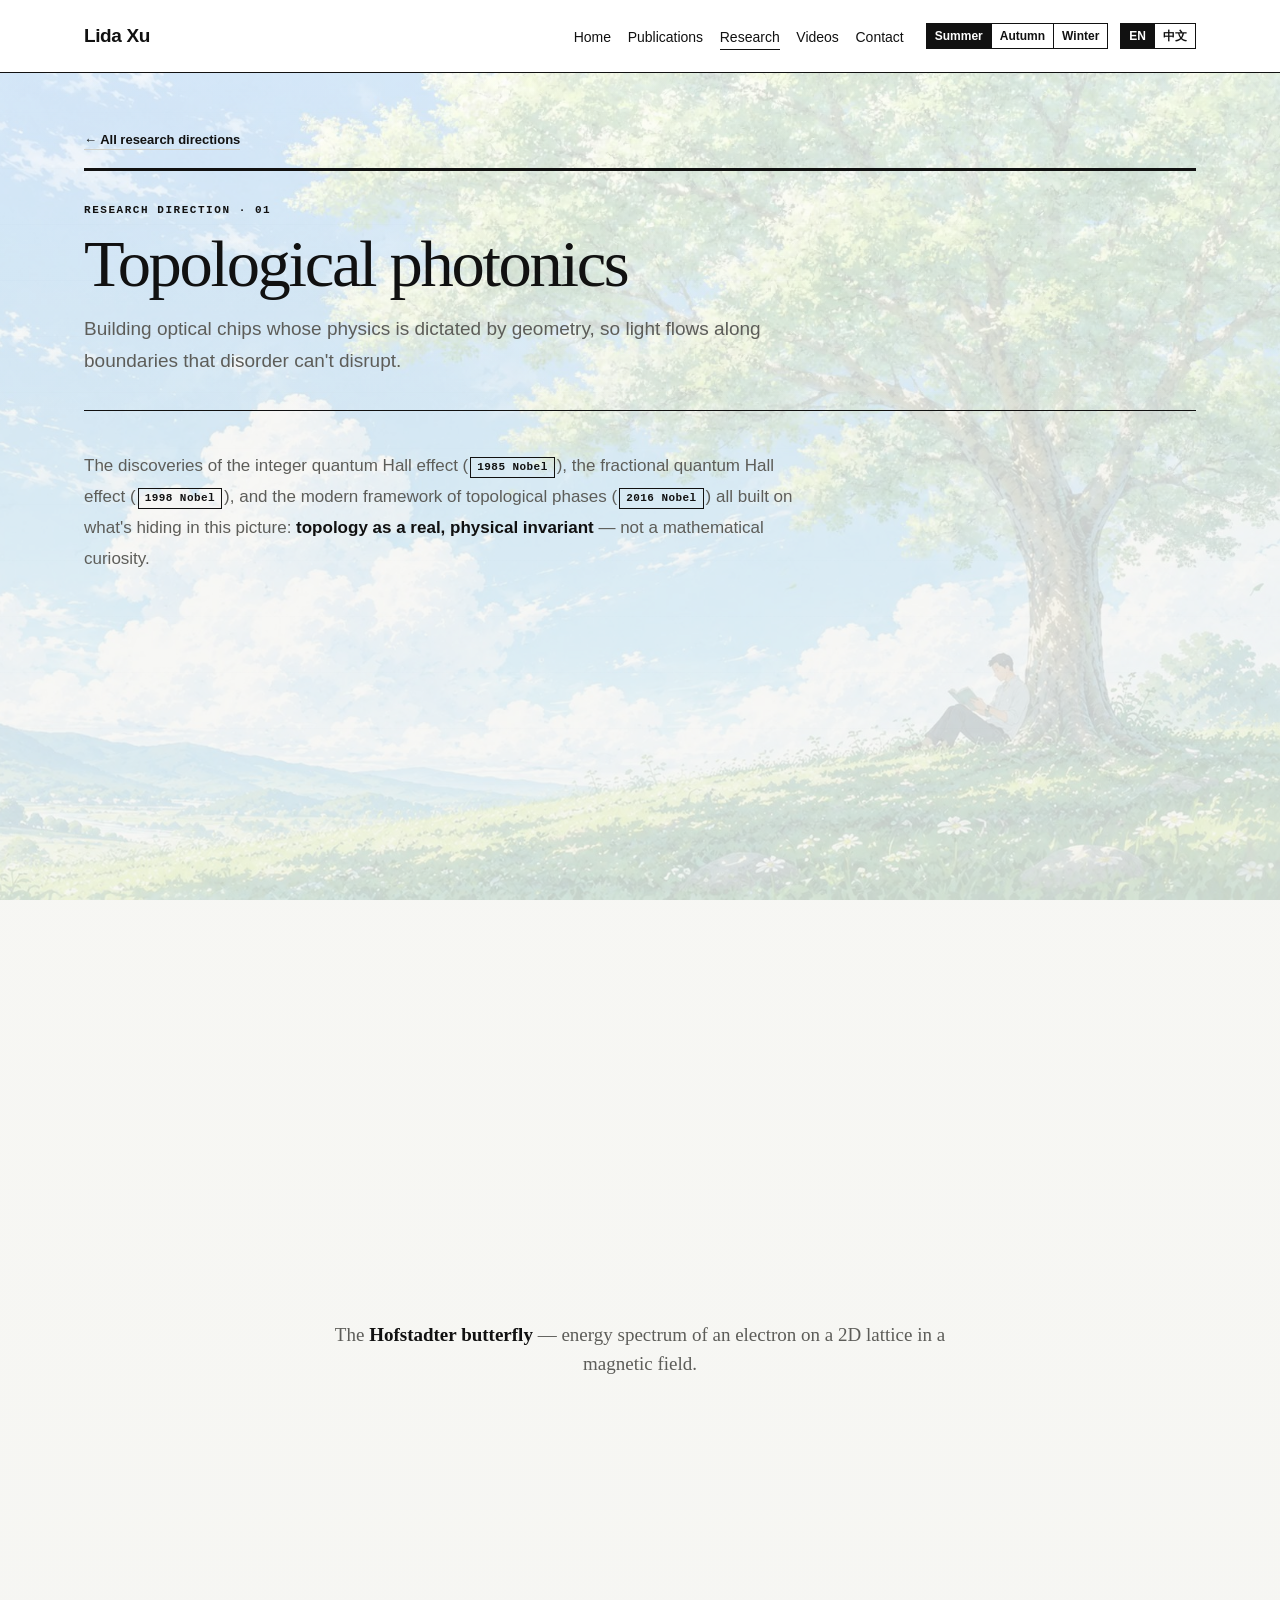
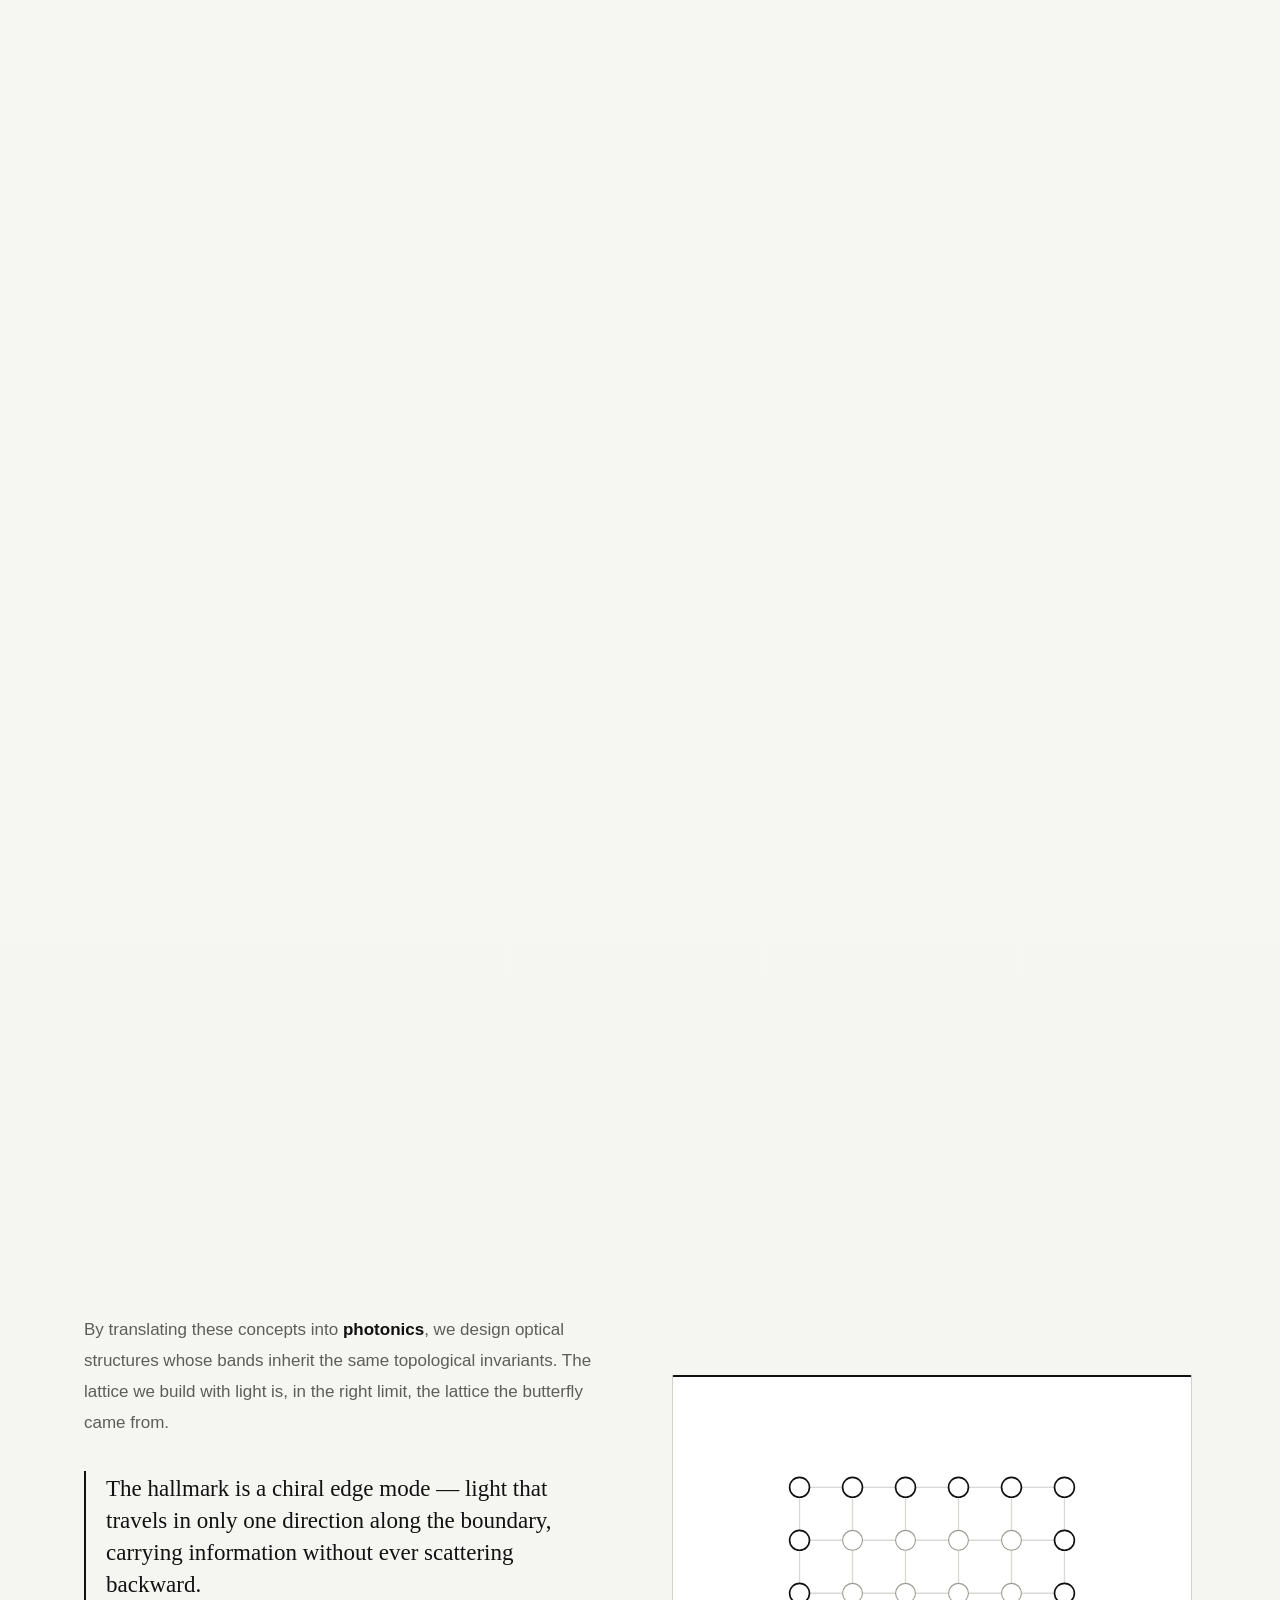
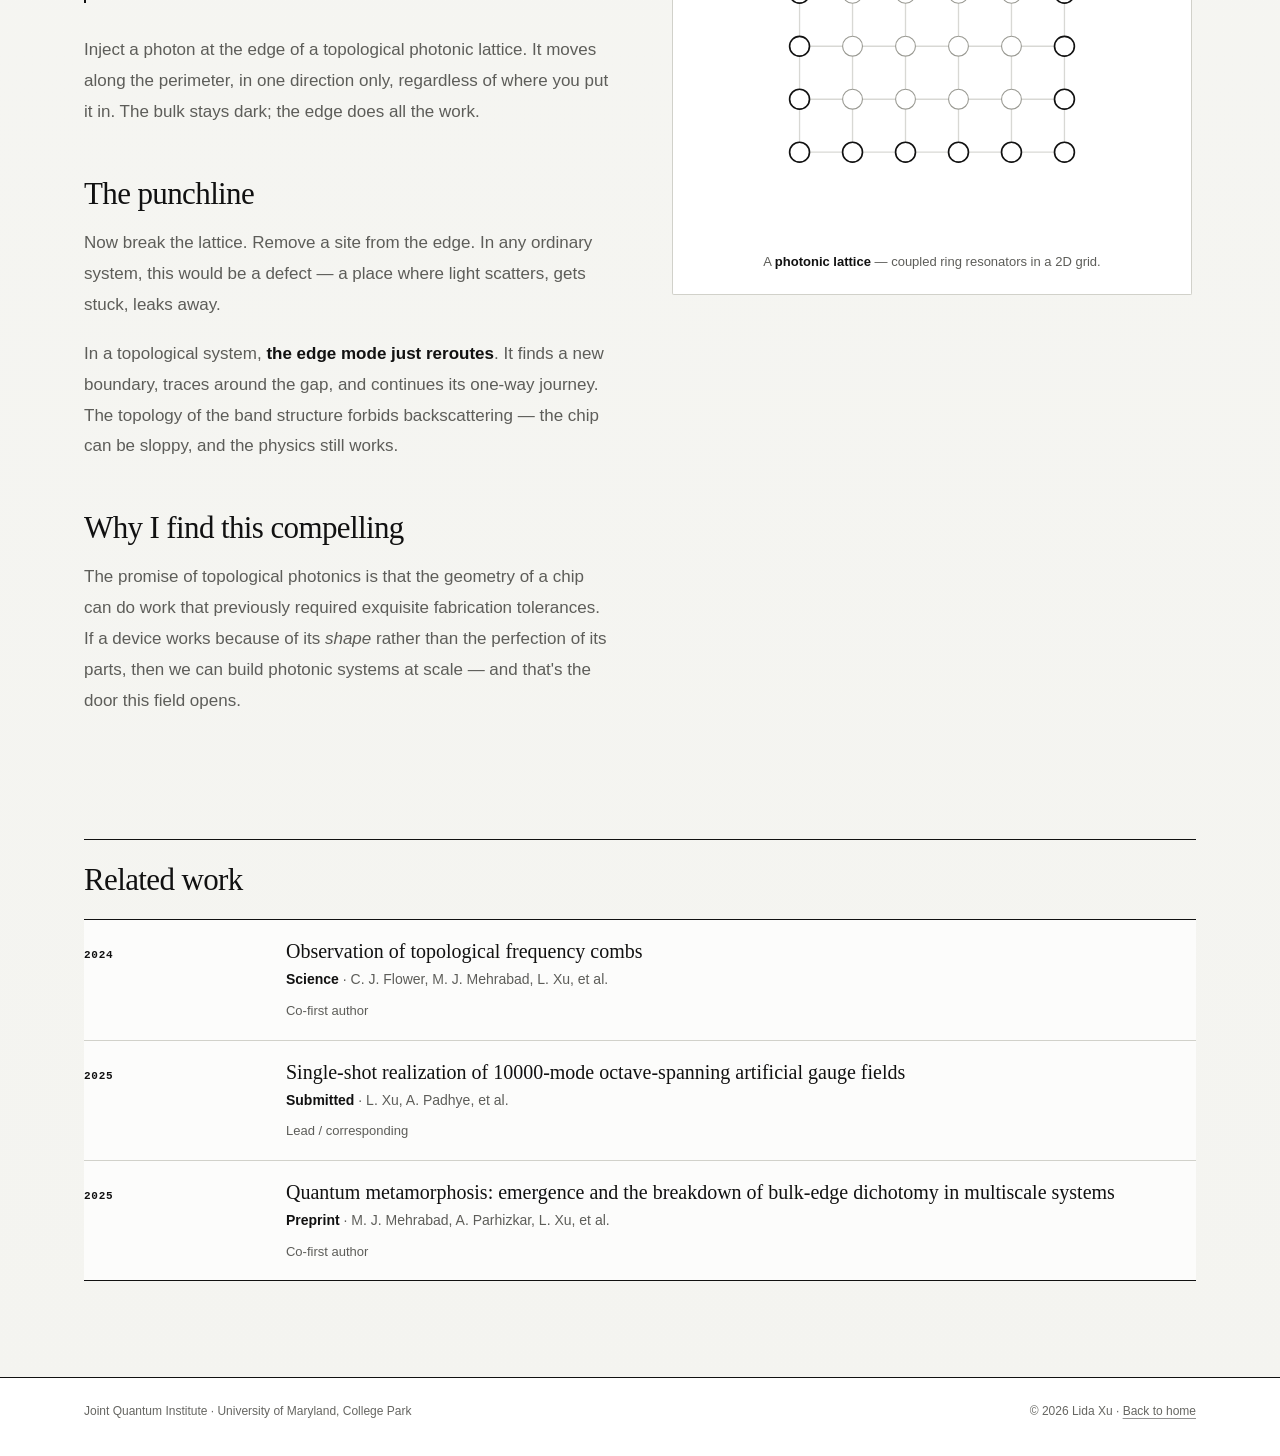
<file: research/topological-photonics.html>
<!DOCTYPE html>
<html lang="en">
<head>
<meta charset="UTF-8" />
<meta name="viewport" content="width=device-width, initial-scale=1.0"/>
<title>Topological photonics — Lida Xu</title>
<link rel="icon" type="image/png" href="../images/favicon.png">
<link rel="stylesheet" href="../assets/site.css?v=1">
<link rel="stylesheet" href="../assets/research.css?v=1">
</head>
<body class="page-topo">

<header class="nav">
  <div class="wrap nav-inner">
    <a class="brand" href="../index.html">Lida Xu</a>
    <div class="nav-right">
      <nav class="menu" id="siteMenu" aria-label="Main">
        <a href="../index.html">Home</a>
        <a href="../publications.html">Publications</a>
        <a href="../index.html#research" class="active" aria-current="true">Research</a>
        <a href="../videos.html">Videos</a>
        <a href="../index.html#contact">Contact</a>
      </nav>
      <div class="lang" aria-label="Language">
        <a href="topological-photonics.html" class="active" aria-current="true" hreflang="en">EN</a>
        <a href="topological-photonics_zh.html" hreflang="zh">中文</a>
      </div>
      <button class="menu-toggle" type="button" aria-expanded="false" aria-controls="siteMenu">
        <span class="menu-toggle-icon" aria-hidden="true"></span>Menu
      </button>
    </div>
  </div>
</header>

<main>

<section class="hero page-hero">
  <div class="wrap">
    <p class="crumb"><a href="../index.html#research">← All research directions</a></p>
    <div class="hero-card">
      <p class="kicker">Research direction · 01</p>
      <h1>Topological photonics</h1>
      <p class="lead">Building optical chips whose physics is dictated by geometry, so light flows along boundaries that disorder can't disrupt.</p>
    </div>
  </div>
</section>

<!-- Intro paragraph above the butterfly -->
<section class="topo-intro">
  <p>The discoveries of the integer quantum Hall effect (<a class="nobel-chip" href="https://www.nobelprize.org/prizes/physics/1985/summary/" target="_blank" rel="noopener">1985 Nobel</a>), the fractional quantum Hall effect (<a class="nobel-chip" href="https://www.nobelprize.org/prizes/physics/1998/summary/" target="_blank" rel="noopener">1998 Nobel</a>), and the modern framework of topological phases (<a class="nobel-chip" href="https://www.nobelprize.org/prizes/physics/2016/summary/" target="_blank" rel="noopener">2016 Nobel</a>) all built on what's hiding in this picture: <strong>topology as a real, physical invariant</strong> — not a mathematical curiosity.</p>
</section>

<!-- HOFSTADTER BUTTERFLY — scroll-pinned scene -->
<section class="butterfly-scene" id="butterflyScene">
  <div class="pin">
    <div class="stage">
      <svg id="bSvg" viewBox="0 0 400 400" xmlns="http://www.w3.org/2000/svg">
        
        <g id="bDots"></g>
      </svg>
    </div>
    <p class="b-caption" id="bCaption">
      The <strong>Hofstadter butterfly</strong> — energy spectrum of an electron on a 2D lattice in a magnetic field.
    </p>
  </div>
</section>

<section class="scroll-scene" id="scrollScene">

  <div class="text-col">

    <div data-beat="0">
      <p>By translating these concepts into <strong>photonics</strong>, we design optical structures whose bands inherit the same topological invariants. The lattice we build with light is, in the right limit, the lattice the butterfly came from.</p>
    </div>

    <div data-beat="1">
      <p class="pullquote">The hallmark is a chiral edge mode — light that travels in only one direction along the boundary, carrying information without ever scattering backward.</p>

      <p>Inject a photon at the edge of a topological photonic lattice. It moves along the perimeter, in one direction only, regardless of where you put it in. The bulk stays dark; the edge does all the work.</p>
    </div>

    <div data-beat="2">
      <h2>The <em>punchline</em></h2>

      <p>Now break the lattice. Remove a site from the edge. In any ordinary system, this would be a defect — a place where light scatters, gets stuck, leaks away.</p>

      <p>In a topological system, <strong>the edge mode just reroutes</strong>. It finds a new boundary, traces around the gap, and continues its one-way journey. The topology of the band structure forbids backscattering — the chip can be sloppy, and the physics still works.</p>

<!-- ============================================================
     MOBILE-ONLY scroll-driven lattice scene
     Lives between punchline and compelling. Hidden on desktop.
     ============================================================ -->
<section class="m-lattice-scene" id="mLatticeScene">
  <div class="m-pin">
    <div class="m-stage">
      <svg id="mLatticeSvg" viewBox="0 0 400 400" xmlns="http://www.w3.org/2000/svg">
        <defs>
          <radialGradient id="mPhotonGlow">
            <stop offset="0%" stop-color="#111111" stop-opacity="0.6"/>
            <stop offset="100%" stop-color="#111111" stop-opacity="0"/>
          </radialGradient>
        </defs>
        <g id="mCouplings" stroke="#9a9a93" stroke-width="1.5" stroke-linecap="round"></g>
        <g id="mSites"></g>
        <!-- photon trail — drawn below the photon, on top of the lattice -->
        <path id="mPhotonTrail" fill="none" stroke="#111111" stroke-width="2.5"
              stroke-linecap="round" stroke-linejoin="round" opacity="0"
              pathLength="1"/>
        <circle id="mPhotonHalo" r="12" fill="url(#mPhotonGlow)" opacity="0"/>
        <circle id="mPhotonCore" r="4.5" fill="#111111" opacity="0"/>
      </svg>
      <div class="m-stage-caption" id="mStageCaption">A <strong>photonic lattice</strong> — coupled ring resonators in a 2D grid.</div>
    </div>
  </div>
</section>

      <h2>Why I find this <em>compelling</em></h2>
      <p>The promise of topological photonics is that the geometry of a chip can do work that previously required exquisite fabrication tolerances. If a device works because of its <em>shape</em> rather than the perfection of its parts, then we can build photonic systems at scale — and that's the door this field opens.</p>
    </div>

  </div>

  <div class="visual-col">
    <div class="lattice-stage">
      <svg id="latticeSvg" viewBox="0 0 400 400" xmlns="http://www.w3.org/2000/svg">
        <defs>
          <linearGradient id="trailGrad" x1="0" y1="0" x2="1" y2="1">
            <stop offset="0%" stop-color="#111111"/>
            <stop offset="50%" stop-color="#9a9a93"/>
            <stop offset="100%" stop-color="#111111"/>
          </linearGradient>
          <radialGradient id="photonGlow">
            <stop offset="0%" stop-color="#111111" stop-opacity="0.7"/>
            <stop offset="100%" stop-color="#111111" stop-opacity="0"/>
          </radialGradient>
          <filter id="softBlur" x="-50%" y="-50%" width="200%" height="200%">
            <feGaussianBlur stdDeviation="4"/>
          </filter>
        </defs>

        <!-- LATTICE -->
        <g id="couplings" stroke="#b9b9b2" stroke-width="1.2" opacity="0"></g>
        <g id="sites" opacity="0"></g>

        <!-- edge trail and photon (beats 3+) -->
        <path id="edgePath" d="" fill="none" stroke="none"/>
        <path id="edgeTrail" d="" fill="none"
              stroke="url(#trailGrad)" stroke-width="2.5"
              stroke-linecap="round" stroke-linejoin="round"
              opacity="0"/>
        <g id="photonGroup" opacity="0">
          <circle id="photonHalo" r="14" fill="url(#photonGlow)" filter="url(#softBlur)"/>
          <circle id="photonCore" r="4.5" fill="#111111"/>
        </g>
      </svg>
      <div class="stage-caption" id="stageCaption">
        <span data-cap="1">A <strong>photonic lattice</strong> — coupled ring resonators arranged in a 2D grid.</span>
      </div>
    </div>
  </div>

</section>

<section class="section">
  <div class="wrap">
    <div class="section-head">
      <h2>Related work</h2>
    </div>
    <div class="list">

      <div class="list-item">
        <div class="date">2024</div>
        <div class="entry">
          <h3><a href="https://www.science.org/doi/full/10.1126/science.ado0053" target="_blank" rel="noopener">Observation of topological frequency combs</a></h3>
          <p class="detail"><span class="venue">Science</span> · C. J. Flower, M. J. Mehrabad, L. Xu, et al.</p>
          <p class="extra">Co-first author</p>
        </div>
      </div>

      <div class="list-item">
        <div class="date">2025</div>
        <div class="entry">
          <h3>Single-shot realization of 10000-mode octave-spanning artificial gauge fields</h3>
          <p class="detail"><span class="venue">Submitted</span> · L. Xu, A. Padhye, et al.</p>
          <p class="extra">Lead / corresponding</p>
        </div>
      </div>

      <div class="list-item">
        <div class="date">2025</div>
        <div class="entry">
          <h3>Quantum metamorphosis: emergence and the breakdown of bulk-edge dichotomy in multiscale systems</h3>
          <p class="detail"><span class="venue">Preprint</span> · M. J. Mehrabad, A. Parhizkar, L. Xu, et al.</p>
          <p class="extra">Co-first author</p>
        </div>
      </div>

    </div>
  </div>
</section>

</main>

<footer class="footer">
  <div class="wrap row">
    <div>Joint Quantum Institute · University of Maryland, College Park</div>
    <div>© 2026 Lida Xu · <a href="../index.html">Back to home</a></div>
  </div>
</footer>

<script src="../assets/site.js?v=1" defer></script>
<script>
(function() {
  const HOFSTADTER_PTS = [
  [200.0,300.5],[200.0,99.5],[146.5,290.0],[146.5,233.0],[146.5,77.0],[253.5,290.0],[253.5,233.0],[253.5,77.0],
  [120.0,327.5],[120.0,200.0],[120.0,72.5],[280.0,327.5],[280.0,200.0],[280.0,72.5],[104.0,330.5],[104.0,260.5],
  [104.0,183.0],[104.0,159.5],[104.0,66.5],[168.0,305.0],[168.0,298.0],[168.0,192.0],[168.0,123.0],[168.0,82.0],
  [232.0,305.0],[232.0,298.0],[232.0,192.0],[232.0,123.0],[232.0,82.0],[296.0,330.5],[296.0,260.5],[296.0,183.0],
  [296.0,159.5],[296.0,66.5],[93.5,339.5],[93.5,263.5],[93.5,229.0],[93.5,171.0],[93.5,136.5],[93.5,60.5],
  [306.5,339.5],[306.5,263.5],[306.5,229.0],[306.5,171.0],[306.5,136.5],[306.5,60.5],[85.5,344.0],[85.5,282.0],
  [85.5,225.0],[85.5,211.5],[85.5,161.0],[85.5,121.0],[85.5,56.0],[131.5,317.5],[131.5,316.5],[131.5,226.0],
  [131.5,208.5],[131.5,164.0],[131.5,89.5],[131.5,77.5],[177.0,314.0],[177.0,301.0],[177.0,271.0],[177.0,202.0],
  [177.0,117.5],[177.0,111.5],[177.0,82.5],[223.0,314.0],[223.0,301.0],[223.0,271.0],[223.0,202.0],[223.0,117.5],
  [223.0,111.5],[223.0,82.5],[268.5,317.5],[268.5,316.5],[268.5,226.0],[268.5,208.5],[268.5,164.0],[268.5,89.5],
  [268.5,77.5],[314.5,344.0],[314.5,282.0],[314.5,225.0],[314.5,211.5],[314.5,161.0],[314.5,121.0],[314.5,56.0],
  [80.0,348.0],[80.0,290.0],[80.0,248.5],[80.0,200.0],[80.0,151.5],[80.0,110.0],[80.0,52.0],[160.0,317.5],
  [160.0,302.5],[160.0,290.0],[160.0,200.0],[160.0,110.0],[160.0,97.5],[160.0,82.5],[240.0,317.5],[240.0,302.5],
  [240.0,290.0],[240.0,200.0],[240.0,110.0],[240.0,97.5],[240.0,82.5],[320.0,348.0],[320.0,290.0],[320.0,248.5],
  [320.0,200.0],[320.0,151.5],[320.0,110.0],[320.0,52.0],[75.5,351.5],[75.5,299.0],[75.5,255.0],[75.5,228.5],
  [75.5,191.5],[75.5,182.5],[75.5,142.0],[75.5,101.5],[75.5,48.5],[111.0,328.0],[111.0,246.0],[111.0,241.5],
  [111.0,196.5],[111.0,168.5],[111.0,148.0],[111.0,74.0],[111.0,70.5],[182.0,317.5],[182.0,303.5],[182.0,283.5],
  [182.0,271.0],[182.0,199.5],[182.0,133.5],[182.0,106.5],[182.0,103.5],[182.0,81.5],[218.0,317.5],[218.0,303.5],
  [218.0,283.5],[218.0,271.0],[218.0,199.5],[218.0,133.5],[218.0,106.5],[218.0,103.5],[218.0,81.5],[289.0,328.0],
  [289.0,246.0],[289.0,241.5],[289.0,196.5],[289.0,168.5],[289.0,148.0],[289.0,74.0],[289.0,70.5],[324.5,351.5],
  [324.5,299.0],[324.5,255.0],[324.5,228.5],[324.5,191.5],[324.5,182.5],[324.5,142.0],[324.5,101.5],[324.5,48.5],
  [72.0,354.0],[72.0,306.0],[72.0,266.5],[72.0,231.0],[72.0,215.5],[72.0,184.5],[72.0,169.0],[72.0,133.5],
  [72.0,94.0],[72.0,46.0],[136.0,321.5],[136.0,312.5],[136.0,309.5],[136.0,230.5],[136.0,211.5],[136.0,188.5],
  [136.0,169.5],[136.0,90.5],[136.0,87.5],[136.0,78.5],[264.0,321.5],[264.0,312.5],[264.0,309.5],[264.0,230.5],
  [264.0,211.5],[264.0,188.5],[264.0,169.5],[264.0,90.5],[264.0,87.5],[264.0,78.5],[328.0,354.0],[328.0,306.0],
  [328.0,266.5],[328.0,231.0],[328.0,215.5],[328.0,184.5],[328.0,169.0],[328.0,133.5],[328.0,94.0],[328.0,46.0],
  [69.0,356.0],[69.0,312.0],[69.0,274.0],[69.0,244.0],[69.0,213.5],[69.0,206.5],[69.0,178.0],[69.0,158.5],
  [69.0,125.5],[69.0,88.5],[69.0,44.0],[98.0,335.5],[98.0,261.5],[98.0,260.5],[98.0,214.5],[98.0,204.5],
  [98.0,180.0],[98.0,144.0],[98.0,135.0],[98.0,65.0],[98.0,63.5],[127.5,322.5],[127.5,320.5],[127.5,314.0],
  [127.5,238.0],[127.5,224.5],[127.5,202.0],[127.5,168.5],[127.5,166.5],[127.5,85.0],[127.5,82.0],[127.5,76.5],
  [156.5,317.0],[156.5,312.0],[156.5,301.5],[156.5,288.5],[156.5,209.5],[156.5,203.5],[156.5,187.0],[156.5,112.5],
  [156.5,93.5],[156.5,92.5],[156.5,82.0],[185.5,319.0],[185.5,305.5],[185.5,289.0],[185.5,286.0],[185.5,262.5],
  [185.5,200.0],[185.5,136.0],[185.5,120.5],[185.5,103.5],[185.5,97.0],[185.5,80.5],[214.5,319.0],[214.5,305.5],
  [214.5,289.0],[214.5,286.0],[214.5,262.5],[214.5,200.0],[214.5,136.0],[214.5,120.5],[214.5,103.5],[214.5,97.0],
  [214.5,80.5],[243.5,317.0],[243.5,312.0],[243.5,301.5],[243.5,288.5],[243.5,209.5],[243.5,203.5],[243.5,187.0],
  [243.5,112.5],[243.5,93.5],[243.5,92.5],[243.5,82.0],[272.5,322.5],[272.5,320.5],[272.5,314.0],[272.5,238.0],
  [272.5,224.5],[272.5,202.0],[272.5,168.5],[272.5,166.5],[272.5,85.0],[272.5,82.0],[272.5,76.5],[302.0,335.5],
  [302.0,261.5],[302.0,260.5],[302.0,214.5],[302.0,204.5],[302.0,180.0],[302.0,144.0],[302.0,135.0],[302.0,65.0],
  [302.0,63.5],[331.0,356.0],[331.0,312.0],[331.0,274.0],[331.0,244.0],[331.0,213.5],[331.0,206.5],[331.0,178.0],
  [331.0,158.5],[331.0,125.5],[331.0,88.5],[331.0,44.0],[66.5,358.0],[66.5,317.0],[66.5,281.5],[66.5,250.5],
  [66.5,229.0],[66.5,200.0],[66.5,171.0],[66.5,149.5],[66.5,118.5],[66.5,83.0],[66.5,42.0],[173.5,317.0],
  [173.5,312.5],[173.5,298.0],[173.5,281.5],[173.5,278.5],[173.5,200.0],[173.5,121.5],[173.5,118.5],[173.5,102.0],
  [173.5,87.5],[173.5,83.0],[226.5,317.0],[226.5,312.5],[226.5,298.0],[226.5,281.5],[226.5,278.5],[226.5,200.0],
  [226.5,121.5],[226.5,118.5],[226.5,102.0],[226.5,87.5],[226.5,83.0],[333.5,358.0],[333.5,317.0],[333.5,281.5],
  [333.5,250.5],[333.5,229.0],[333.5,200.0],[333.5,171.0],[333.5,149.5],[333.5,118.5],[333.5,83.0],[333.5,42.0],
  [64.5,359.5],[64.5,321.0],[64.5,287.5],[64.5,259.0],[64.5,233.0],[64.5,218.0],[64.5,194.5],[64.5,189.0],
  [64.5,164.5],[64.5,141.5],[64.5,112.5],[64.5,79.0],[64.5,40.5],[89.0,341.5],[89.0,274.5],[89.0,228.5],
  [89.0,225.0],[89.0,197.5],[89.0,181.0],[89.0,167.5],[89.0,127.0],[89.0,123.5],[89.0,58.5],[89.0,58.0],
  [114.0,328.0],[114.0,327.0],[114.0,324.0],[114.0,249.5],[114.0,235.5],[114.0,233.0],[114.0,199.0],[114.0,172.0],
  [114.0,158.5],[114.0,152.0],[114.0,75.5],[114.0,74.5],[114.0,71.5],[138.5,320.5],[138.5,316.5],[138.5,310.5],
  [138.5,305.5],[138.5,231.5],[138.5,213.5],[138.5,196.5],[138.5,191.0],[138.5,167.5],[138.5,95.0],[138.5,86.5],
  [138.5,86.0],[138.5,79.0],[163.0,315.5],[163.0,314.5],[163.0,304.5],[163.0,290.5],[163.0,283.5],[163.0,208.5],
  [163.0,198.0],[163.0,194.0],[163.0,114.0],[163.0,113.0],[163.0,93.5],[163.0,87.5],[163.0,83.0],[187.5,320.5],
  [187.5,307.5],[187.5,293.5],[187.5,292.0],[187.5,276.5],[187.5,259.0],[187.5,200.0],[187.5,141.5],[187.5,120.5],
  [187.5,114.5],[187.5,101.5],[187.5,93.5],[187.5,79.5],[212.5,320.5],[212.5,307.5],[212.5,293.5],[212.5,292.0],
  [212.5,276.5],[212.5,259.0],[212.5,200.0],[212.5,141.5],[212.5,120.5],[212.5,114.5],[212.5,101.5],[212.5,93.5],
  [212.5,79.5],[237.0,315.5],[237.0,314.5],[237.0,304.5],[237.0,290.5],[237.0,283.5],[237.0,208.5],[237.0,198.0],
  [237.0,194.0],[237.0,114.0],[237.0,113.0],[237.0,93.5],[237.0,87.5],[237.0,83.0],[261.5,320.5],[261.5,316.5],
  [261.5,310.5],[261.5,305.5],[261.5,231.5],[261.5,213.5],[261.5,196.5],[261.5,191.0],[261.5,167.5],[261.5,95.0],
  [261.5,86.5],[261.5,86.0],[261.5,79.0],[286.0,328.0],[286.0,327.0],[286.0,324.0],[286.0,249.5],[286.0,235.5],
  [286.0,233.0],[286.0,199.0],[286.0,172.0],[286.0,158.5],[286.0,152.0],[286.0,75.5],[286.0,74.5],[286.0,71.5],
  [311.0,341.5],[311.0,274.5],[311.0,228.5],[311.0,225.0],[311.0,197.5],[311.0,181.0],[311.0,167.5],[311.0,127.0],
  [311.0,123.5],[311.0,58.5],[311.0,58.0],[335.5,359.5],[335.5,321.0],[335.5,287.5],[335.5,259.0],[335.5,233.0],
  [335.5,218.0],[335.5,194.5],[335.5,189.0],[335.5,164.5],[335.5,141.5],[335.5,112.5],[335.5,79.0],[335.5,40.5],
  [63.0,361.0],[63.0,325.0],[63.0,293.0],[63.0,265.5],[63.0,242.0],[63.0,219.5],[63.0,210.5],[63.0,189.5],
  [63.0,180.5],[63.0,158.0],[63.0,134.5],[63.0,107.0],[63.0,75.0],[63.0,39.0],[108.5,331.0],[108.5,329.0],
  [108.5,328.0],[108.5,252.0],[108.5,250.0],[108.5,236.5],[108.5,205.0],[108.5,195.0],[108.5,163.5],[108.5,150.0],
  [108.5,148.0],[108.5,72.0],[108.5,71.0],[108.5,69.0],[154.5,319.0],[154.5,311.0],[154.5,309.5],[154.5,300.5],
  [154.5,288.5],[154.5,214.0],[154.5,206.0],[154.5,194.0],[154.5,186.0],[154.5,111.5],[154.5,99.5],[154.5,90.5],
  [154.5,89.0],[154.5,81.0],[245.5,319.0],[245.5,311.0],[245.5,309.5],[245.5,300.5],[245.5,288.5],[245.5,214.0],
  [245.5,206.0],[245.5,194.0],[245.5,186.0],[245.5,111.5],[245.5,99.5],[245.5,90.5],[245.5,89.0],[245.5,81.0],
  [291.5,331.0],[291.5,329.0],[291.5,328.0],[291.5,252.0],[291.5,250.0],[291.5,236.5],[291.5,205.0],[291.5,195.0],
  [291.5,163.5],[291.5,150.0],[291.5,148.0],[291.5,72.0],[291.5,71.0],[291.5,69.0],[337.0,361.0],[337.0,325.0],
  [337.0,293.0],[337.0,265.5],[337.0,242.0],[337.0,219.5],[337.0,210.5],[337.0,189.5],[337.0,180.5],[337.0,158.0],
  [337.0,134.5],[337.0,107.0],[337.0,75.0],[337.0,39.0],[61.5,362.0],[61.5,328.0],[61.5,298.0],[61.5,271.5],
  [61.5,248.0],[61.5,229.5],[61.5,209.0],[61.5,204.5],[61.5,185.0],[61.5,172.5],[61.5,151.5],[61.5,128.5],
  [61.5,102.0],[61.5,72.0],[61.5,38.0],[82.5,346.0],[82.5,286.0],[82.5,240.5],[82.5,239.5],[82.5,210.0],
  [82.5,203.0],[82.5,186.0],[82.5,164.0],[82.5,157.0],[82.5,115.0],[82.5,113.5],[82.5,54.0],[125.5,324.0],
  [125.5,322.0],[125.5,318.5],[125.5,315.5],[125.5,238.0],[125.5,234.0],[125.5,223.5],[125.5,200.5],[125.5,173.0],
  [125.5,170.5],[125.5,160.5],[125.5,85.0],[125.5,80.0],[125.5,79.5],[125.5,75.5],[189.5,321.0],[189.5,309.5],
  [189.5,298.5],[189.5,294.5],[189.5,283.0],[189.5,274.5],[189.5,255.0],[189.5,200.0],[189.5,144.5],[189.5,127.0],
  [189.5,112.5],[189.5,111.0],[189.5,99.5],[189.5,90.5],[189.5,79.0],[210.5,321.0],[210.5,309.5],[210.5,298.5],
  [210.5,294.5],[210.5,283.0],[210.5,274.5],[210.5,255.0],[210.5,200.0],[210.5,144.5],[210.5,127.0],[210.5,112.5],
  [210.5,111.0],[210.5,99.5],[210.5,90.5],[210.5,79.0],[274.5,324.0],[274.5,322.0],[274.5,318.5],[274.5,315.5],
  [274.5,238.0],[274.5,234.0],[274.5,223.5],[274.5,200.5],[274.5,173.0],[274.5,170.5],[274.5,160.5],[274.5,85.0],
  [274.5,80.0],[274.5,79.5],[274.5,75.5],[317.5,346.0],[317.5,286.0],[317.5,240.5],[317.5,239.5],[317.5,210.0],
  [317.5,203.0],[317.5,186.0],[317.5,164.0],[317.5,157.0],[317.5,115.0],[317.5,113.5],[317.5,54.0],[338.5,362.0],
  [338.5,328.0],[338.5,298.0],[338.5,271.5],[338.5,248.0],[338.5,229.5],[338.5,209.0],[338.5,204.5],[338.5,185.0],
  [338.5,172.5],[338.5,151.5],[338.5,128.5],[338.5,102.0],[338.5,72.0],[338.5,38.0],[60.0,363.0],[60.0,331.0],
  [60.0,302.5],[60.0,277.0],[60.0,254.5],[60.0,234.5],[60.0,220.0],[60.0,200.0],[60.0,180.0],[60.0,165.5],
  [60.0,145.5],[60.0,123.0],[60.0,97.5],[60.0,69.0],[60.0,37.0],[100.0,335.0],[100.0,334.5],[100.0,334.0],
  [100.0,262.0],[100.0,259.0],[100.0,253.0],[100.0,218.0],[100.0,200.0],[100.0,182.0],[100.0,147.0],[100.0,141.0],
  [100.0,138.0],[100.0,66.0],[100.0,65.5],[100.0,65.0],[140.0,321.0],[140.0,315.5],[140.0,314.0],[140.0,308.5],
  [140.0,303.5],[140.0,232.0],[140.0,215.5],[140.0,200.0],[140.0,184.5],[140.0,168.0],[140.0,96.5],[140.0,91.5],
  [140.0,86.0],[140.0,84.5],[140.0,79.0],[180.0,317.5],[180.0,316.5],[180.0,301.5],[180.0,294.5],[180.0,289.0],
  [180.0,272.0],[180.0,271.5],[180.0,200.0],[180.0,128.5],[180.0,128.0],[180.0,111.0],[180.0,105.5],[180.0,98.5],
  [180.0,83.5],[180.0,82.5],[220.0,317.5],[220.0,316.5],[220.0,301.5],[220.0,294.5],[220.0,289.0],[220.0,272.0],
  [220.0,271.5],[220.0,200.0],[220.0,128.5],[220.0,128.0],[220.0,111.0],[220.0,105.5],[220.0,98.5],[220.0,83.5],
  [220.0,82.5],[260.0,321.0],[260.0,315.5],[260.0,314.0],[260.0,308.5],[260.0,303.5],[260.0,232.0],[260.0,215.5],
  [260.0,200.0],[260.0,184.5],[260.0,168.0],[260.0,96.5],[260.0,91.5],[260.0,86.0],[260.0,84.5],[260.0,79.0],
  [300.0,335.0],[300.0,334.5],[300.0,334.0],[300.0,262.0],[300.0,259.0],[300.0,253.0],[300.0,218.0],[300.0,200.0],
  [300.0,182.0],[300.0,147.0],[300.0,141.0],[300.0,138.0],[300.0,66.0],[300.0,65.5],[300.0,65.0],[340.0,363.0],
  [340.0,331.0],[340.0,302.5],[340.0,277.0],[340.0,254.5],[340.0,234.5],[340.0,220.0],[340.0,200.0],[340.0,180.0],
  [340.0,165.5],[340.0,145.5],[340.0,123.0],[340.0,97.5],[340.0,69.0],[340.0,37.0],[59.0,364.0],[59.0,334.0],
  [59.0,306.5],[59.0,282.0],[59.0,260.0],[59.0,241.0],[59.0,223.5],[59.0,213.0],[59.0,196.0],[59.0,192.5],
  [59.0,175.0],[59.0,159.5],[59.0,140.0],[59.0,118.0],[59.0,93.5],[59.0,66.0],[59.0,36.0],[77.5,349.5],
  [77.5,295.0],[77.5,251.5],[77.5,220.0],[77.5,217.5],[77.5,198.5],[77.5,187.0],[77.5,177.0],[77.5,150.0],
  [77.5,147.0],[77.5,105.5],[77.5,105.0],[77.5,50.5],[77.5,50.0],[96.5,337.0],[96.5,336.5],[96.5,266.5],
  [96.5,262.5],[96.5,260.5],[96.5,219.0],[96.5,218.0],[96.5,199.0],[96.5,186.0],[96.5,178.5],[96.5,140.5],
  [96.5,135.5],[96.5,134.0],[96.5,63.5],[96.5,62.5],[115.5,327.5],[115.5,326.5],[115.5,324.5],[115.5,323.0],
  [115.5,248.5],[115.5,241.5],[115.5,232.5],[115.5,227.5],[115.5,199.5],[115.5,174.5],[115.5,163.0],[115.5,161.5],
  [115.5,151.0],[115.5,77.0],[115.5,74.5],[115.5,72.0],[134.0,321.0],[134.0,315.0],[134.0,311.5],[134.0,309.0],
  [134.0,233.5],[134.0,230.0],[134.0,209.0],[134.0,198.0],[134.0,193.5],[134.0,168.0],[134.0,90.5],[134.0,90.0],
  [134.0,84.0],[134.0,80.0],[134.0,78.5],[153.0,319.5],[153.0,314.5],[153.0,308.0],[153.0,300.0],[153.0,289.0],
  [153.0,217.0],[153.0,208.0],[153.0,198.0],[153.0,195.0],[153.0,182.5],[153.0,111.5],[153.0,99.5],[153.0,95.0],
  [153.0,89.0],[153.0,86.5],[153.0,80.5],[172.0,316.5],[172.0,315.0],[172.0,311.5],[172.0,297.5],[172.0,285.0],
  [172.0,284.5],[172.0,276.5],[172.0,203.5],[172.0,199.0],[172.0,197.5],[172.0,122.5],[172.0,119.0],[172.0,112.0],
  [172.0,103.5],[172.0,87.5],[172.0,86.5],[172.0,83.5],[190.5,322.0],[190.5,311.5],[190.5,301.5],[190.5,296.0],
  [190.5,287.0],[190.5,283.0],[190.5,270.0],[190.5,252.0],[190.5,200.0],[190.5,148.0],[190.5,129.5],[190.5,119.5],
  [190.5,108.5],[190.5,107.5],[190.5,97.5],[190.5,89.0],[190.5,78.0],[209.5,322.0],[209.5,311.5],[209.5,301.5],
  [209.5,296.0],[209.5,287.0],[209.5,283.0],[209.5,270.0],[209.5,252.0],[209.5,200.0],[209.5,148.0],[209.5,129.5],
  [209.5,119.5],[209.5,108.5],[209.5,107.5],[209.5,97.5],[209.5,89.0],[209.5,78.0],[228.0,316.5],[228.0,315.0],
  [228.0,311.5],[228.0,297.5],[228.0,285.0],[228.0,284.5],[228.0,276.5],[228.0,203.5],[228.0,199.0],[228.0,197.5],
  [228.0,122.5],[228.0,119.0],[228.0,112.0],[228.0,103.5],[228.0,87.5],[228.0,86.5],[228.0,83.5],[247.0,319.5],
  [247.0,314.5],[247.0,308.0],[247.0,300.0],[247.0,289.0],[247.0,217.0],[247.0,208.0],[247.0,198.0],[247.0,195.0],
  [247.0,182.5],[247.0,111.5],[247.0,99.5],[247.0,95.0],[247.0,89.0],[247.0,86.5],[247.0,80.5],[266.0,321.0],
  [266.0,315.0],[266.0,311.5],[266.0,309.0],[266.0,233.5],[266.0,230.0],[266.0,209.0],[266.0,198.0],[266.0,193.5],
  [266.0,168.0],[266.0,90.5],[266.0,90.0],[266.0,84.0],[266.0,80.0],[266.0,78.5],[284.5,327.5],[284.5,326.5],
  [284.5,324.5],[284.5,323.0],[284.5,248.5],[284.5,241.5],[284.5,232.5],[284.5,227.5],[284.5,199.5],[284.5,174.5],
  [284.5,163.0],[284.5,161.5],[284.5,151.0],[284.5,77.0],[284.5,74.5],[284.5,72.0],[303.5,337.0],[303.5,336.5],
  [303.5,266.5],[303.5,262.5],[303.5,260.5],[303.5,219.0],[303.5,218.0],[303.5,199.0],[303.5,186.0],[303.5,178.5],
  [303.5,140.5],[303.5,135.5],[303.5,134.0],[303.5,63.5],[303.5,62.5],[322.5,349.5],[322.5,295.0],[322.5,251.5],
  [322.5,220.0],[322.5,217.5],[322.5,198.5],[322.5,187.0],[322.5,177.0],[322.5,150.0],[322.5,147.0],[322.5,105.5],
  [322.5,105.0],[322.5,50.5],[322.5,50.0],[341.0,364.0],[341.0,334.0],[341.0,306.5],[341.0,282.0],[341.0,260.0],
  [341.0,241.0],[341.0,223.5],[341.0,213.0],[341.0,196.0],[341.0,192.5],[341.0,175.0],[341.0,159.5],[341.0,140.0],
  [341.0,118.0],[341.0,93.5],[341.0,66.0],[341.0,36.0],[58.0,365.0],[58.0,336.0],[58.0,310.0],[58.0,286.5],
  [58.0,265.0],[58.0,246.0],[58.0,230.5],[58.0,214.0],[58.0,207.5],[58.0,192.5],[58.0,186.0],[58.0,169.5],
  [58.0,154.0],[58.0,135.0],[58.0,113.5],[58.0,90.0],[58.0,64.0],[58.0,35.0],[129.0,323.0],[129.0,321.5],
  [129.0,319.0],[129.0,314.0],[129.0,313.5],[129.0,235.5],[129.0,234.0],[129.0,226.0],[129.0,203.0],[129.0,197.0],
  [129.0,174.0],[129.0,166.0],[129.0,164.5],[129.0,86.5],[129.0,86.0],[129.0,81.0],[129.0,78.5],[129.0,77.0],
  [164.5,317.0],[164.5,313.5],[164.5,313.0],[164.5,305.0],[164.5,290.5],[164.5,285.5],[164.5,283.5],[164.5,207.0],
  [164.5,203.0],[164.5,197.0],[164.5,193.0],[164.5,116.5],[164.5,114.5],[164.5,109.5],[164.5,95.0],[164.5,87.0],
  [164.5,86.5],[164.5,83.0],[235.5,317.0],[235.5,313.5],[235.5,313.0],[235.5,305.0],[235.5,290.5],[235.5,285.5],
  [235.5,283.5],[235.5,207.0],[235.5,203.0],[235.5,197.0],[235.5,193.0],[235.5,116.5],[235.5,114.5],[235.5,109.5],
  [235.5,95.0],[235.5,87.0],[235.5,86.5],[235.5,83.0],[271.0,323.0],[271.0,321.5],[271.0,319.0],[271.0,314.0],
  [271.0,313.5],[271.0,235.5],[271.0,234.0],[271.0,226.0],[271.0,203.0],[271.0,197.0],[271.0,174.0],[271.0,166.0],
  [271.0,164.5],[271.0,86.5],[271.0,86.0],[271.0,81.0],[271.0,78.5],[271.0,77.0],[342.0,365.0],[342.0,336.0],
  [342.0,310.0],[342.0,286.5],[342.0,265.0],[342.0,246.0],[342.0,230.5],[342.0,214.0],[342.0,207.5],[342.0,192.5],
  [342.0,186.0],[342.0,169.5],[342.0,154.0],[342.0,135.0],[342.0,113.5],[342.0,90.0],[342.0,64.0],[342.0,35.0],
  [57.0,365.5],[57.0,338.5],[57.0,313.5],[57.0,290.5],[57.0,270.0],[57.0,251.5],[57.0,235.0],[57.0,222.0],
  [57.0,206.5],[57.0,203.5],[57.0,188.5],[57.0,180.0],[57.0,164.5],[57.0,148.5],[57.0,130.0],[57.0,109.5],
  [57.0,86.5],[57.0,61.5],[57.0,34.5],[73.5,352.5],[73.5,302.5],[73.5,261.5],[73.5,229.5],[73.5,229.0],
  [73.5,207.5],[73.5,202.0],[73.5,189.5],[73.5,173.5],[73.5,168.5],[73.5,139.0],[73.5,138.0],[73.5,97.5],
  [73.5,47.5],[90.5,341.0],[90.5,340.5],[90.5,274.5],[90.5,272.0],[90.5,271.0],[90.5,229.5],[90.5,225.0],
  [90.5,216.5],[90.5,200.5],[90.5,180.0],[90.5,179.0],[90.5,169.5],[90.5,129.5],[90.5,127.0],[90.5,126.0],
  [90.5,59.5],[90.5,59.0],[107.5,331.5],[107.5,330.5],[107.5,329.5],[107.5,328.5],[107.5,254.5],[107.5,252.0],
  [107.5,246.0],[107.5,238.5],[107.5,204.5],[107.5,201.5],[107.5,193.5],[107.5,162.0],[107.5,151.5],[107.5,151.0],
  [107.5,145.0],[107.5,71.5],[107.5,70.0],[107.5,68.5],[124.0,324.5],[124.0,322.5],[124.0,320.0],[124.0,319.5],
  [124.0,315.5],[124.0,241.0],[124.0,232.5],[124.0,232.0],[124.0,222.5],[124.0,200.0],[124.0,176.5],[124.0,171.5],
  [124.0,164.5],[124.0,159.5],[124.0,84.0],[124.0,81.5],[124.0,78.5],[124.0,78.0],[124.0,75.0],[141.0,321.5],
  [141.0,317.0],[141.0,312.5],[141.0,307.0],[141.0,301.5],[141.0,232.0],[141.0,217.0],[141.0,205.0],[141.0,202.5],
  [141.0,192.0],[141.0,183.5],[141.0,168.0],[141.0,98.5],[141.0,92.0],[141.0,89.5],[141.0,85.5],[141.0,83.0],
  [141.0,78.5],[158.0,317.0],[158.0,309.5],[158.0,307.0],[158.0,302.5],[158.0,288.5],[158.0,287.0],[158.0,211.5],
  [158.0,207.5],[158.0,201.0],[158.0,190.5],[158.0,190.0],[158.0,112.5],[158.0,96.5],[158.0,95.0],[158.0,89.5],
  [158.0,83.5],[158.0,82.5],[174.5,316.5],[174.5,316.0],[174.5,313.0],[174.5,298.0],[174.5,294.5],[174.5,284.0],
  [174.5,276.5],[174.5,275.5],[174.5,201.5],[174.5,200.5],[174.5,198.0],[174.5,125.5],[174.5,121.5],[174.5,117.0],
  [174.5,103.5],[174.5,86.0],[174.5,85.0],[174.5,83.0],[191.5,322.5],[191.5,313.0],[191.5,304.0],[191.5,298.0],
  [191.5,289.5],[191.5,288.0],[191.5,278.0],[191.5,267.5],[191.5,249.5],[191.5,200.0],[191.5,150.5],[191.5,133.0],
  [191.5,121.0],[191.5,115.0],[191.5,107.0],[191.5,104.0],[191.5,95.5],[191.5,87.0],[191.5,77.5],[208.5,322.5],
  [208.5,313.0],[208.5,304.0],[208.5,298.0],[208.5,289.5],[208.5,288.0],[208.5,278.0],[208.5,267.5],[208.5,249.5],
  [208.5,200.0],[208.5,150.5],[208.5,133.0],[208.5,121.0],[208.5,115.0],[208.5,107.0],[208.5,104.0],[208.5,95.5],
  [208.5,87.0],[208.5,77.5],[225.5,316.5],[225.5,316.0],[225.5,313.0],[225.5,298.0],[225.5,294.5],[225.5,284.0],
  [225.5,276.5],[225.5,275.5],[225.5,201.5],[225.5,200.5],[225.5,198.0],[225.5,125.5],[225.5,121.5],[225.5,117.0],
  [225.5,103.5],[225.5,86.0],[225.5,85.0],[225.5,83.0],[242.0,317.0],[242.0,309.5],[242.0,307.0],[242.0,302.5],
  [242.0,288.5],[242.0,287.0],[242.0,211.5],[242.0,207.5],[242.0,201.0],[242.0,190.5],[242.0,190.0],[242.0,112.5],
  [242.0,96.5],[242.0,95.0],[242.0,89.5],[242.0,83.5],[242.0,82.5],[259.0,321.5],[259.0,317.0],[259.0,312.5],
  [259.0,307.0],[259.0,301.5],[259.0,232.0],[259.0,217.0],[259.0,205.0],[259.0,202.5],[259.0,192.0],[259.0,183.5],
  [259.0,168.0],[259.0,98.5],[259.0,92.0],[259.0,89.5],[259.0,85.5],[259.0,83.0],[259.0,78.5],[276.0,324.5],
  [276.0,322.5],[276.0,320.0],[276.0,319.5],[276.0,315.5],[276.0,241.0],[276.0,232.5],[276.0,232.0],[276.0,222.5],
  [276.0,200.0],[276.0,176.5],[276.0,171.5],[276.0,164.5],[276.0,159.5],[276.0,84.0],[276.0,81.5],[276.0,78.5],
  [276.0,78.0],[276.0,75.0],[292.5,331.5],[292.5,330.5],[292.5,329.5],[292.5,328.5],[292.5,254.5],[292.5,252.0],
  [292.5,246.0],[292.5,238.5],[292.5,204.5],[292.5,201.5],[292.5,193.5],[292.5,162.0],[292.5,151.5],[292.5,151.0],
  [292.5,145.0],[292.5,71.5],[292.5,70.0],[292.5,68.5],[309.5,341.0],[309.5,340.5],[309.5,274.5],[309.5,272.0],
  [309.5,271.0],[309.5,229.5],[309.5,225.0],[309.5,216.5],[309.5,200.5],[309.5,180.0],[309.5,179.0],[309.5,169.5],
  [309.5,129.5],[309.5,127.0],[309.5,126.0],[309.5,59.5],[309.5,59.0],[326.5,352.5],[326.5,302.5],[326.5,261.5],
  [326.5,229.5],[326.5,229.0],[326.5,207.5],[326.5,202.0],[326.5,189.5],[326.5,173.5],[326.5,168.5],[326.5,139.0],
  [326.5,138.0],[326.5,97.5],[326.5,47.5],[343.0,365.5],[343.0,338.5],[343.0,313.5],[343.0,290.5],[343.0,270.0],
  [343.0,251.5],[343.0,235.0],[343.0,222.0],[343.0,206.5],[343.0,203.5],[343.0,188.5],[343.0,180.0],[343.0,164.5],
  [343.0,148.5],[343.0,130.0],[343.0,109.5],[343.0,86.5],[343.0,61.5],[343.0,34.5],[56.0,366.5],[56.0,340.5],
  [56.0,316.5],[56.0,294.5],[56.0,274.5],[56.0,256.5],[56.0,240.5],[56.0,225.5],[56.0,215.5],[56.0,200.0],
  [56.0,184.5],[56.0,174.5],[56.0,159.5],[56.0,143.5],[56.0,125.5],[56.0,105.5],[56.0,83.5],[56.0,59.5],
  [56.0,33.5],[88.0,342.5],[88.0,277.5],[88.0,277.0],[88.0,275.0],[88.0,234.0],[88.0,228.5],[88.0,223.5],
  [88.0,200.0],[88.0,176.5],[88.0,171.5],[88.0,166.0],[88.0,125.0],[88.0,123.0],[88.0,122.5],[88.0,57.5],
  [152.0,320.0],[152.0,315.0],[152.0,312.0],[152.0,307.5],[152.0,305.5],[152.0,299.0],[152.0,289.0],[152.0,219.0],
  [152.0,209.5],[152.0,200.0],[152.0,190.5],[152.0,181.0],[152.0,111.0],[152.0,101.0],[152.0,94.5],[152.0,92.5],
  [152.0,88.0],[152.0,85.0],[152.0,80.0],[184.0,319.0],[184.0,318.5],[184.0,304.0],[184.0,301.0],[184.0,294.0],
  [184.0,285.5],[184.0,284.0],[184.0,265.5],[184.0,200.0],[184.0,134.5],[184.0,116.0],[184.0,114.5],[184.0,106.0],
  [184.0,99.0],[184.0,96.0],[184.0,81.5],[184.0,81.0],[216.0,319.0],[216.0,318.5],[216.0,304.0],[216.0,301.0],
  [216.0,294.0],[216.0,285.5],[216.0,284.0],[216.0,265.5],[216.0,200.0],[216.0,134.5],[216.0,116.0],[216.0,114.5],
  [216.0,106.0],[216.0,99.0],[216.0,96.0],[216.0,81.5],[216.0,81.0],[248.0,320.0],[248.0,315.0],[248.0,312.0],
  [248.0,307.5],[248.0,305.5],[248.0,299.0],[248.0,289.0],[248.0,219.0],[248.0,209.5],[248.0,200.0],[248.0,190.5],
  [248.0,181.0],[248.0,111.0],[248.0,101.0],[248.0,94.5],[248.0,92.5],[248.0,88.0],[248.0,85.0],[248.0,80.0],
  [312.0,342.5],[312.0,277.5],[312.0,277.0],[312.0,275.0],[312.0,234.0],[312.0,228.5],[312.0,223.5],[312.0,200.0],
  [312.0,176.5],[312.0,171.5],[312.0,166.0],[312.0,125.0],[312.0,123.0],[312.0,122.5],[312.0,57.5],[344.0,366.5],
  [344.0,340.5],[344.0,316.5],[344.0,294.5],[344.0,274.5],[344.0,256.5],[344.0,240.5],[344.0,225.5],[344.0,215.5],
  [344.0,200.0],[344.0,184.5],[344.0,174.5],[344.0,159.5],[344.0,143.5],[344.0,125.5],[344.0,105.5],[344.0,83.5],
  [344.0,59.5],[344.0,33.5],[55.0,367.0],[55.0,342.0],[55.0,319.0],[55.0,298.0],[55.0,278.5],[55.0,261.0],
  [55.0,245.0],[55.0,231.0],[55.0,217.5],[55.0,210.0],[55.0,197.0],[55.0,194.0],[55.0,180.5],[55.0,169.5],
  [55.0,155.0],[55.0,139.0],[55.0,121.5],[55.0,102.0],[55.0,81.0],[55.0,58.0],[55.0,33.0],[70.5,355.0],
  [70.5,309.0],[70.5,270.0],[70.5,239.0],[70.5,238.5],[70.5,215.5],[70.5,213.5],[70.5,198.5],[70.5,190.0],
  [70.5,182.0],[70.5,162.5],[70.5,160.0],[70.5,130.0],[70.5,129.5],[70.5,91.0],[70.5,45.0],[101.0,334.5],
  [101.0,333.5],[101.0,261.5],[101.0,258.5],[101.0,254.5],[101.0,252.0],[101.0,217.0],[101.0,207.0],[101.0,198.0],
  [101.0,195.5],[101.0,182.5],[101.0,149.0],[101.0,143.5],[101.0,143.0],[101.0,138.0],[101.0,67.0],[101.0,66.0],
  [101.0,65.5],[116.0,327.5],[116.0,326.0],[116.0,324.5],[116.0,324.0],[116.0,322.0],[116.0,248.5],[116.0,241.0],
  [116.0,237.5],[116.0,230.5],[116.0,224.5],[116.0,200.0],[116.0,176.5],[116.0,166.5],[116.0,165.5],[116.0,158.0],
  [116.0,151.5],[116.0,78.0],[116.0,76.5],[116.0,74.5],[116.0,74.0],[116.0,72.5],[162.0,316.5],[162.0,316.0],
  [162.0,313.5],[162.0,307.0],[162.0,304.5],[162.0,289.5],[162.0,286.0],[162.0,285.0],[162.0,208.0],[162.0,207.5],
  [162.0,199.5],[162.0,194.5],[162.0,191.0],[162.0,115.5],[162.0,112.5],[162.0,111.0],[162.0,94.5],[162.0,86.0],
  [162.0,84.5],[162.0,83.0],[192.5,323.0],[192.5,314.0],[192.5,306.0],[192.5,299.5],[192.5,292.0],[192.5,291.0],
  [192.5,283.0],[192.5,276.0],[192.5,264.5],[192.5,247.5],[192.5,200.0],[192.5,152.5],[192.5,135.5],[192.5,124.5],
  [192.5,115.5],[192.5,112.5],[192.5,105.0],[192.5,101.0],[192.5,93.5],[192.5,86.0],[192.5,77.0],[207.5,323.0],
  [207.5,314.0],[207.5,306.0],[207.5,299.5],[207.5,292.0],[207.5,291.0],[207.5,283.0],[207.5,276.0],[207.5,264.5],
  [207.5,247.5],[207.5,200.0],[207.5,152.5],[207.5,135.5],[207.5,124.5],[207.5,115.5],[207.5,112.5],[207.5,105.0],
  [207.5,101.0],[207.5,93.5],[207.5,86.0],[207.5,77.0],[238.0,316.5],[238.0,316.0],[238.0,313.5],[238.0,307.0],
  [238.0,304.5],[238.0,289.5],[238.0,286.0],[238.0,285.0],[238.0,208.0],[238.0,207.5],[238.0,199.5],[238.0,194.5],
  [238.0,191.0],[238.0,115.5],[238.0,112.5],[238.0,111.0],[238.0,94.5],[238.0,86.0],[238.0,84.5],[238.0,83.0],
  [284.0,327.5],[284.0,326.0],[284.0,324.5],[284.0,324.0],[284.0,322.0],[284.0,248.5],[284.0,241.0],[284.0,237.5],
  [284.0,230.5],[284.0,224.5],[284.0,200.0],[284.0,176.5],[284.0,166.5],[284.0,165.5],[284.0,158.0],[284.0,151.5],
  [284.0,78.0],[284.0,76.5],[284.0,74.5],[284.0,74.0],[284.0,72.5],[299.0,334.5],[299.0,333.5],[299.0,261.5],
  [299.0,258.5],[299.0,254.5],[299.0,252.0],[299.0,217.0],[299.0,207.0],[299.0,198.0],[299.0,195.5],[299.0,182.5],
  [299.0,149.0],[299.0,143.5],[299.0,143.0],[299.0,138.0],[299.0,67.0],[299.0,66.0],[299.0,65.5],[329.5,355.0],
  [329.5,309.0],[329.5,270.0],[329.5,239.0],[329.5,238.5],[329.5,215.5],[329.5,213.5],[329.5,198.5],[329.5,190.0],
  [329.5,182.0],[329.5,162.5],[329.5,160.0],[329.5,130.0],[329.5,129.5],[329.5,91.0],[329.5,45.0],[345.0,367.0],
  [345.0,342.0],[345.0,319.0],[345.0,298.0],[345.0,278.5],[345.0,261.0],[345.0,245.0],[345.0,231.0],[345.0,217.5],
  [345.0,210.0],[345.0,197.0],[345.0,194.0],[345.0,180.5],[345.0,169.5],[345.0,155.0],[345.0,139.0],[345.0,121.5],
  [345.0,102.0],[345.0,81.0],[345.0,58.0],[345.0,33.0],[54.5,367.5],[54.5,343.5],[54.5,321.5],[54.5,301.0],
  [54.5,282.0],[54.5,265.0],[54.5,249.5],[54.5,235.5],[54.5,223.5],[54.5,211.0],[54.5,206.0],[54.5,194.0],
  [54.5,189.0],[54.5,176.5],[54.5,164.5],[54.5,150.5],[54.5,135.0],[54.5,118.0],[54.5,99.0],[54.5,78.5],
  [54.5,56.5],[54.5,32.5],[83.5,345.5],[83.5,284.5],[83.5,284.0],[83.5,283.5],[83.5,241.0],[83.5,236.5],
  [83.5,235.5],[83.5,211.5],[83.5,204.0],[83.5,196.0],[83.5,188.5],[83.5,164.5],[83.5,163.5],[83.5,159.0],
  [83.5,116.5],[83.5,116.0],[83.5,115.5],[83.5,54.5],[112.5,329.0],[112.5,328.0],[112.5,327.0],[112.5,325.5],
  [112.5,325.0],[112.5,249.5],[112.5,249.0],[112.5,239.0],[112.5,235.5],[112.5,230.0],[112.5,201.5],[112.5,198.5],
  [112.5,170.0],[112.5,164.5],[112.5,161.0],[112.5,151.0],[112.5,150.5],[112.5,75.0],[112.5,74.5],[112.5,73.0],
  [112.5,72.0],[112.5,71.0],[142.0,321.5],[142.0,317.5],[142.0,315.0],[142.0,311.0],[142.0,310.5],[142.0,306.0],
  [142.0,300.5],[142.0,232.5],[142.0,218.5],[142.0,208.5],[142.0,204.0],[142.0,196.0],[142.0,191.5],[142.0,181.5],
  [142.0,167.5],[142.0,99.5],[142.0,94.0],[142.0,89.5],[142.0,89.0],[142.0,85.0],[142.0,82.5],[142.0,78.5],
  [171.0,317.0],[171.0,314.5],[171.0,314.0],[171.0,311.0],[171.0,297.0],[171.0,288.0],[171.0,285.5],[171.0,281.0],
  [171.0,277.0],[171.0,203.5],[171.0,201.5],[171.0,198.5],[171.0,196.5],[171.0,123.0],[171.0,119.0],[171.0,114.5],
  [171.0,112.0],[171.0,103.0],[171.0,89.0],[171.0,86.0],[171.0,85.5],[171.0,83.0],[229.0,317.0],[229.0,314.5],
  [229.0,314.0],[229.0,311.0],[229.0,297.0],[229.0,288.0],[229.0,285.5],[229.0,281.0],[229.0,277.0],[229.0,203.5],
  [229.0,201.5],[229.0,198.5],[229.0,196.5],[229.0,123.0],[229.0,119.0],[229.0,114.5],[229.0,112.0],[229.0,103.0],
  [229.0,89.0],[229.0,86.0],[229.0,85.5],[229.0,83.0],[258.0,321.5],[258.0,317.5],[258.0,315.0],[258.0,311.0],
  [258.0,310.5],[258.0,306.0],[258.0,300.5],[258.0,232.5],[258.0,218.5],[258.0,208.5],[258.0,204.0],[258.0,196.0],
  [258.0,191.5],[258.0,181.5],[258.0,167.5],[258.0,99.5],[258.0,94.0],[258.0,89.5],[258.0,89.0],[258.0,85.0],
  [258.0,82.5],[258.0,78.5],[287.5,329.0],[287.5,328.0],[287.5,327.0],[287.5,325.5],[287.5,325.0],[287.5,249.5],
  [287.5,249.0],[287.5,239.0],[287.5,235.5],[287.5,230.0],[287.5,201.5],[287.5,198.5],[287.5,170.0],[287.5,164.5],
  [287.5,161.0],[287.5,151.0],[287.5,150.5],[287.5,75.0],[287.5,74.5],[287.5,73.0],[287.5,72.0],[287.5,71.0],
  [316.5,345.5],[316.5,284.5],[316.5,284.0],[316.5,283.5],[316.5,241.0],[316.5,236.5],[316.5,235.5],[316.5,211.5],
  [316.5,204.0],[316.5,196.0],[316.5,188.5],[316.5,164.5],[316.5,163.5],[316.5,159.0],[316.5,116.5],[316.5,116.0],
  [316.5,115.5],[316.5,54.5],[345.5,367.5],[345.5,343.5],[345.5,321.5],[345.5,301.0],[345.5,282.0],[345.5,265.0],
  [345.5,249.5],[345.5,235.5],[345.5,223.5],[345.5,211.0],[345.5,206.0],[345.5,194.0],[345.5,189.0],[345.5,176.5],
  [345.5,164.5],[345.5,150.5],[345.5,135.0],[345.5,118.0],[345.5,99.0],[345.5,78.5],[345.5,56.5],[345.5,32.5],
  [54.0,368.0],[54.0,345.0],[54.0,324.0],[54.0,304.0],[54.0,286.0],[54.0,269.0],[54.0,253.5],[54.0,240.0],
  [54.0,227.0],[54.0,217.5],[54.0,205.0],[54.0,203.0],[54.0,191.0],[54.0,184.5],[54.0,172.5],[54.0,160.5],
  [54.0,146.5],[54.0,131.0],[54.0,114.0],[54.0,96.0],[54.0,76.0],[54.0,55.0],[54.0,32.0],[68.0,357.0],
  [68.0,314.5],[68.0,278.0],[68.0,247.5],[68.0,247.0],[68.0,223.0],[68.0,222.5],[68.0,206.0],[68.0,201.5],
  [68.0,192.0],[68.0,179.5],[68.0,175.0],[68.0,153.5],[68.0,152.0],[68.0,122.5],[68.0,122.0],[68.0,85.5],
  [68.0,43.0],[81.5,347.0],[81.5,288.0],[81.5,287.5],[81.5,287.0],[81.5,244.0],[81.5,243.0],[81.5,238.5],
  [81.5,215.0],[81.5,209.5],[81.5,201.0],[81.5,188.0],[81.5,187.0],[81.5,160.5],[81.5,158.5],[81.5,155.5],
  [81.5,113.0],[81.5,112.5],[81.5,112.0],[81.5,53.0],[95.5,337.5],[95.5,337.0],[95.5,267.5],[95.5,266.0],
  [95.5,263.5],[95.5,261.0],[95.5,222.0],[95.5,219.5],[95.5,213.5],[95.5,200.5],[95.5,184.5],[95.5,183.0],
  [95.5,177.0],[95.5,139.5],[95.5,135.5],[95.5,135.0],[95.5,132.5],[95.5,63.0],[95.5,62.5],[95.5,62.0],
  [109.5,330.0],[109.5,328.5],[109.5,327.5],[109.5,327.0],[109.5,253.0],[109.5,250.5],[109.5,247.5],[109.5,237.0],
  [109.5,236.5],[109.5,203.0],[109.5,201.0],[109.5,196.0],[109.5,165.0],[109.5,161.5],[109.5,153.5],[109.5,148.5],
  [109.5,148.0],[109.5,72.5],[109.5,71.0],[109.5,70.5],[109.5,70.0],[123.5,325.0],[123.5,323.5],[123.5,321.0],
  [123.5,318.5],[123.5,316.0],[123.5,242.0],[123.5,236.5],[123.5,230.5],[123.5,229.5],[123.5,221.0],[123.5,200.0],
  [123.5,178.5],[123.5,172.5],[123.5,166.5],[123.5,164.5],[123.5,158.0],[123.5,84.0],[123.5,81.0],[123.5,80.0],
  [123.5,78.0],[123.5,77.0],[123.5,75.0],[137.5,321.0],[137.5,315.5],[137.5,314.5],[137.5,311.5],[137.5,307.0],
  [137.5,306.0],[137.5,232.5],[137.5,231.5],[137.5,212.0],[137.5,207.0],[137.5,201.0],[137.5,190.5],[137.5,189.5],
  [137.5,168.0],[137.5,93.5],[137.5,87.5],[137.5,86.5],[137.5,84.0],[137.5,79.5],[137.5,79.0],[151.5,320.5],
  [151.5,316.0],[151.5,312.0],[151.5,310.5],[151.5,306.5],[151.5,304.0],[151.5,298.0],[151.5,289.0],[151.5,220.5],
  [151.5,211.5],[151.5,203.5],[151.5,201.5],[151.5,194.5],[151.5,189.0],[151.5,179.5],[151.5,111.0],[151.5,101.5],
  [151.5,96.5],[151.5,91.5],[151.5,87.0],[151.5,84.0],[151.5,79.5],[165.0,317.0],[165.0,315.5],[165.0,313.0],
  [165.0,311.5],[165.0,305.0],[165.0,291.0],[165.0,286.5],[165.0,286.0],[165.0,281.5],[165.0,207.5],[165.0,202.5],
  [165.0,201.0],[165.0,196.5],[165.0,192.5],[165.0,118.0],[165.0,115.5],[165.0,112.0],[165.0,109.5],[165.0,94.5],
  [165.0,89.0],[165.0,86.0],[165.0,85.5],[165.0,83.0],[179.0,317.5],[179.0,317.0],[179.0,316.0],[179.0,301.0],
  [179.0,296.0],[179.0,295.5],[179.0,288.0],[179.0,275.5],[179.0,272.5],[179.0,271.0],[179.0,200.5],[179.0,199.0],
  [179.0,129.5],[179.0,126.5],[179.0,125.5],[179.0,111.5],[179.0,106.0],[179.0,102.0],[179.0,99.5],[179.0,84.0],
  [179.0,83.5],[179.0,82.5],[193.0,323.0],[193.0,315.0],[193.0,307.5],[193.0,301.5],[193.0,295.0],[193.0,292.5],
  [193.0,286.0],[193.0,281.5],[193.0,273.0],[193.0,262.0],[193.0,245.5],[193.0,200.0],[193.0,154.5],[193.0,138.0],
  [193.0,126.5],[193.0,119.5],[193.0,111.5],[193.0,110.5],[193.0,103.5],[193.0,99.0],[193.0,92.0],[193.0,85.0],
  [193.0,77.0],[207.0,323.0],[207.0,315.0],[207.0,307.5],[207.0,301.5],[207.0,295.0],[207.0,292.5],[207.0,286.0],
  [207.0,281.5],[207.0,273.0],[207.0,262.0],[207.0,245.5],[207.0,200.0],[207.0,154.5],[207.0,138.0],[207.0,126.5],
  [207.0,119.5],[207.0,111.5],[207.0,110.5],[207.0,103.5],[207.0,99.0],[207.0,92.0],[207.0,85.0],[207.0,77.0],
  [221.0,317.5],[221.0,317.0],[221.0,316.0],[221.0,301.0],[221.0,296.0],[221.0,295.5],[221.0,288.0],[221.0,275.5],
  [221.0,272.5],[221.0,271.0],[221.0,200.5],[221.0,199.0],[221.0,129.5],[221.0,126.5],[221.0,125.5],[221.0,111.5],
  [221.0,106.0],[221.0,102.0],[221.0,99.5],[221.0,84.0],[221.0,83.5],[221.0,82.5],[235.0,317.0],[235.0,315.5],
  [235.0,313.0],[235.0,311.5],[235.0,305.0],[235.0,291.0],[235.0,286.5],[235.0,286.0],[235.0,281.5],[235.0,207.5],
  [235.0,202.5],[235.0,201.0],[235.0,196.5],[235.0,192.5],[235.0,118.0],[235.0,115.5],[235.0,112.0],[235.0,109.5],
  [235.0,94.5],[235.0,89.0],[235.0,86.0],[235.0,85.5],[235.0,83.0],[248.5,320.5],[248.5,316.0],[248.5,312.0],
  [248.5,310.5],[248.5,306.5],[248.5,304.0],[248.5,298.0],[248.5,289.0],[248.5,220.5],[248.5,211.5],[248.5,203.5],
  [248.5,201.5],[248.5,194.5],[248.5,189.0],[248.5,179.5],[248.5,111.0],[248.5,101.5],[248.5,96.5],[248.5,91.5],
  [248.5,87.0],[248.5,84.0],[248.5,79.5],[262.5,321.0],[262.5,315.5],[262.5,314.5],[262.5,311.5],[262.5,307.0],
  [262.5,306.0],[262.5,232.5],[262.5,231.5],[262.5,212.0],[262.5,207.0],[262.5,201.0],[262.5,190.5],[262.5,189.5],
  [262.5,168.0],[262.5,93.5],[262.5,87.5],[262.5,86.5],[262.5,84.0],[262.5,79.5],[262.5,79.0],[276.5,325.0],
  [276.5,323.5],[276.5,321.0],[276.5,318.5],[276.5,316.0],[276.5,242.0],[276.5,236.5],[276.5,230.5],[276.5,229.5],
  [276.5,221.0],[276.5,200.0],[276.5,178.5],[276.5,172.5],[276.5,166.5],[276.5,164.5],[276.5,158.0],[276.5,84.0],
  [276.5,81.0],[276.5,80.0],[276.5,78.0],[276.5,77.0],[276.5,75.0],[290.5,330.0],[290.5,328.5],[290.5,327.5],
  [290.5,327.0],[290.5,253.0],[290.5,250.5],[290.5,247.5],[290.5,237.0],[290.5,236.5],[290.5,203.0],[290.5,201.0],
  [290.5,196.0],[290.5,165.0],[290.5,161.5],[290.5,153.5],[290.5,148.5],[290.5,148.0],[290.5,72.5],[290.5,71.0],
  [290.5,70.5],[290.5,70.0],[304.5,337.5],[304.5,337.0],[304.5,267.5],[304.5,266.0],[304.5,263.5],[304.5,261.0],
  [304.5,222.0],[304.5,219.5],[304.5,213.5],[304.5,200.5],[304.5,184.5],[304.5,183.0],[304.5,177.0],[304.5,139.5],
  [304.5,135.5],[304.5,135.0],[304.5,132.5],[304.5,63.0],[304.5,62.5],[304.5,62.0],[318.5,347.0],[318.5,288.0],
  [318.5,287.5],[318.5,287.0],[318.5,244.0],[318.5,243.0],[318.5,238.5],[318.5,215.0],[318.5,209.5],[318.5,201.0],
  [318.5,188.0],[318.5,187.0],[318.5,160.5],[318.5,158.5],[318.5,155.5],[318.5,113.0],[318.5,112.5],[318.5,112.0],
  [318.5,53.0],[332.0,357.0],[332.0,314.5],[332.0,278.0],[332.0,247.5],[332.0,247.0],[332.0,223.0],[332.0,222.5],
  [332.0,206.0],[332.0,201.5],[332.0,192.0],[332.0,179.5],[332.0,175.0],[332.0,153.5],[332.0,152.0],[332.0,122.5],
  [332.0,122.0],[332.0,85.5],[332.0,43.0],[346.0,368.0],[346.0,345.0],[346.0,324.0],[346.0,304.0],[346.0,286.0],
  [346.0,269.0],[346.0,253.5],[346.0,240.0],[346.0,227.0],[346.0,217.5],[346.0,205.0],[346.0,203.0],[346.0,191.0],
  [346.0,184.5],[346.0,172.5],[346.0,160.5],[346.0,146.5],[346.0,131.0],[346.0,114.0],[346.0,96.0],[346.0,76.0],
  [346.0,55.0],[346.0,32.0],[53.5,368.5],[53.5,346.5],[53.5,326.0],[53.5,307.0],[53.5,289.0],[53.5,272.5],
  [53.5,257.5],[53.5,244.0],[53.5,231.5],[53.5,220.0],[53.5,212.5],[53.5,200.0],[53.5,187.5],[53.5,180.0],
  [53.5,168.5],[53.5,156.0],[53.5,142.5],[53.5,127.5],[53.5,111.0],[53.5,93.0],[53.5,74.0],[53.5,53.5],
  [53.5,31.5],[106.5,332.0],[106.5,331.0],[106.5,330.5],[106.5,330.0],[106.5,329.0],[106.5,256.0],[106.5,253.0],
  [106.5,249.0],[106.5,247.0],[106.5,238.5],[106.5,207.5],[106.5,200.0],[106.5,192.5],[106.5,161.5],[106.5,153.0],
  [106.5,151.0],[106.5,147.0],[106.5,144.0],[106.5,71.0],[106.5,70.0],[106.5,69.5],[106.5,69.0],[106.5,68.0],
  [133.5,322.0],[133.5,320.5],[133.5,320.0],[133.5,315.5],[133.5,312.5],[133.5,310.5],[133.5,309.5],[133.5,233.5],
  [133.5,232.5],[133.5,229.5],[133.5,208.0],[133.5,200.0],[133.5,192.0],[133.5,170.5],[133.5,167.5],[133.5,166.5],
  [133.5,90.5],[133.5,89.5],[133.5,87.5],[133.5,84.5],[133.5,80.0],[133.5,79.5],[133.5,78.0],[186.5,320.0],
  [186.5,306.5],[186.5,305.5],[186.5,297.0],[186.5,292.5],[186.5,289.5],[186.5,280.0],[186.5,279.5],[186.5,261.0],
  [186.5,200.0],[186.5,139.0],[186.5,120.5],[186.5,120.0],[186.5,110.5],[186.5,107.5],[186.5,103.0],[186.5,94.5],
  [186.5,93.5],[186.5,80.0],[213.5,320.0],[213.5,306.5],[213.5,305.5],[213.5,297.0],[213.5,292.5],[213.5,289.5],
  [213.5,280.0],[213.5,279.5],[213.5,261.0],[213.5,200.0],[213.5,139.0],[213.5,120.5],[213.5,120.0],[213.5,110.5],
  [213.5,107.5],[213.5,103.0],[213.5,94.5],[213.5,93.5],[213.5,80.0],[266.5,322.0],[266.5,320.5],[266.5,320.0],
  [266.5,315.5],[266.5,312.5],[266.5,310.5],[266.5,309.5],[266.5,233.5],[266.5,232.5],[266.5,229.5],[266.5,208.0],
  [266.5,200.0],[266.5,192.0],[266.5,170.5],[266.5,167.5],[266.5,166.5],[266.5,90.5],[266.5,89.5],[266.5,87.5],
  [266.5,84.5],[266.5,80.0],[266.5,79.5],[266.5,78.0],[293.5,332.0],[293.5,331.0],[293.5,330.5],[293.5,330.0],
  [293.5,329.0],[293.5,256.0],[293.5,253.0],[293.5,249.0],[293.5,247.0],[293.5,238.5],[293.5,207.5],[293.5,200.0],
  [293.5,192.5],[293.5,161.5],[293.5,153.0],[293.5,151.0],[293.5,147.0],[293.5,144.0],[293.5,71.0],[293.5,70.0],
  [293.5,69.5],[293.5,69.0],[293.5,68.0],[346.5,368.5],[346.5,346.5],[346.5,326.0],[346.5,307.0],[346.5,289.0],
  [346.5,272.5],[346.5,257.5],[346.5,244.0],[346.5,231.5],[346.5,220.0],[346.5,212.5],[346.5,200.0],[346.5,187.5],
  [346.5,180.0],[346.5,168.5],[346.5,156.0],[346.5,142.5],[346.5,127.5],[346.5,111.0],[346.5,93.0],[346.5,74.0],
  [346.5,53.5],[346.5,31.5],
];

  const BUTTERFLY_TARGETS = [
  [247.5,279.1],[166.8,133.5],[180.6,268.7],[144.4,268.2],[109.2,107.7],[249.3,228.5],[290.9,193.4],[198.8,135.4],
  [169.2,299.4],[158.3,204.7],[150.6,158.7],[269.9,236.7],[280.4,146.6],[235.1,58.9],[175.6,253.7],[143.9,270.2],
  [80.5,177.7],[113.2,167.1],[120.3,140.2],[224.0,299.7],[216.9,283.9],[107.3,177.6],[116.5,112.3],[143.8,126.5],
  [288.1,290.3],[208.0,207.8],[292.5,111.6],[194.4,131.0],[170.1,70.9],[296.5,236.7],[292.4,194.1],[251.8,154.5],
  [249.2,141.4],[225.1,135.7],[163.9,273.9],[164.1,242.2],[146.7,234.6],[84.9,170.3],[130.1,164.6],[118.9,142.8],
  [276.6,225.1],[237.8,196.8],[271.5,173.8],[265.8,135.9],[245.7,126.0],[240.0,104.9],[175.7,247.4],[161.3,254.3],
  [189.3,206.1],[131.6,225.9],[103.7,170.2],[101.4,143.3],[129.4,151.4],[177.9,285.4],[184.1,259.5],[193.7,204.8],
  [158.9,217.4],[80.1,147.1],[124.9,136.1],[92.6,103.7],[228.9,278.9],[210.7,232.1],[215.6,272.2],[159.2,215.0],
  [144.1,127.7],[137.7,116.8],[142.6,116.9],[239.5,248.4],[251.5,260.2],[276.5,275.7],[246.7,175.9],[183.8,129.1],
  [185.7,143.0],[184.1,150.1],[288.1,253.5],[297.8,258.4],[264.6,180.8],[219.1,190.7],[286.7,82.8],[221.2,110.5],
  [213.1,133.2],[262.3,219.9],[288.9,199.9],[294.7,162.7],[318.4,139.3],[214.7,184.0],[265.0,86.3],[217.1,160.5],
  [167.5,262.2],[142.2,284.3],[128.9,257.9],[136.0,208.7],[103.7,165.4],[154.9,172.7],[138.0,157.9],[214.2,290.5],
  [206.7,278.7],[197.6,258.2],[127.6,204.1],[90.2,88.7],[156.5,152.6],[163.9,158.3],[246.4,242.9],[245.7,240.1],
  [285.2,266.6],[317.8,122.8],[198.7,121.0],[188.0,115.9],[188.8,135.4],[246.9,214.2],[244.8,201.8],[256.8,184.0],
  [208.8,194.1],[224.2,171.6],[224.8,154.2],[252.3,84.7],[153.1,289.5],[140.4,287.9],[157.3,237.1],[130.4,241.5],
  [106.2,194.4],[139.7,191.4],[77.6,149.3],[75.5,124.3],[113.2,141.6],[170.6,276.9],[124.3,275.1],[150.7,243.8],
  [105.4,197.3],[118.6,173.8],[162.3,181.4],[136.0,151.4],[94.8,117.8],[235.0,276.5],[223.4,259.4],[218.6,252.0],
  [210.0,234.1],[124.0,198.5],[112.7,85.4],[125.6,91.2],[151.4,128.5],[176.5,163.9],[263.7,284.0],[256.7,271.5],
  [256.4,267.7],[234.3,237.8],[325.9,112.7],[168.8,67.3],[165.6,92.4],[171.3,113.1],[171.8,122.6],[256.8,224.3],
  [315.5,177.6],[262.1,185.5],[310.8,121.0],[246.1,148.8],[264.6,99.4],[229.4,119.7],[218.2,145.1],[294.6,228.2],
  [291.1,204.9],[283.5,179.2],[334.4,148.9],[304.8,120.6],[274.5,136.8],[234.2,156.9],[229.0,145.3],[232.4,129.3],
  [147.2,299.5],[131.6,302.4],[148.5,251.3],[101.4,260.1],[110.4,237.9],[82.4,184.0],[87.8,173.9],[86.9,150.4],
  [119.2,150.6],[101.1,133.8],[193.6,243.1],[180.1,290.1],[185.9,252.9],[173.0,224.2],[155.3,223.7],[126.0,185.8],
  [125.9,169.1],[94.9,107.7],[89.9,101.4],[157.3,159.5],[291.8,262.8],[261.1,238.5],[291.7,254.8],[307.8,175.4],
  [230.5,186.7],[254.5,151.8],[274.3,105.8],[228.0,67.7],[224.7,75.7],[211.7,114.4],[286.1,224.2],[283.4,204.9],
  [261.0,188.4],[318.6,155.3],[274.5,163.7],[217.2,185.8],[290.2,114.4],[286.8,83.9],[233.6,135.9],[243.0,106.7],
  [178.0,241.1],[174.0,239.7],[189.8,211.5],[142.3,240.4],[141.4,222.2],[139.6,217.1],[79.6,178.1],[92.1,167.6],
  [125.7,164.6],[96.1,135.4],[70.1,113.5],[160.8,282.2],[144.6,266.0],[160.4,246.5],[100.9,245.3],[128.3,219.2],
  [132.9,186.0],[107.4,157.7],[82.7,136.6],[84.3,115.6],[167.1,175.8],[173.6,294.5],[171.4,298.7],[186.0,244.5],
  [139.5,261.2],[130.4,250.0],[115.9,217.9],[95.8,158.6],[81.7,151.2],[81.8,101.2],[81.7,99.3],[113.4,124.4],
  [208.6,262.3],[205.2,260.2],[200.8,258.5],[195.3,249.7],[141.3,233.9],[120.0,228.2],[71.8,164.6],[122.7,123.8],
  [111.0,104.6],[103.2,96.2],[122.5,114.4],[250.4,303.8],[234.7,274.4],[232.0,270.8],[220.5,248.1],[229.8,290.6],
  [114.5,202.7],[148.7,129.3],[183.7,176.0],[141.5,109.5],[144.4,112.9],[183.7,173.6],[265.6,292.9],[240.9,256.1],
  [275.4,298.0],[238.3,249.1],[206.1,207.1],[234.2,178.0],[174.1,106.2],[170.2,110.8],[162.6,99.8],[178.3,142.9],
  [160.8,101.8],[282.5,274.1],[290.7,279.6],[276.5,261.9],[295.6,270.4],[257.0,177.7],[303.0,145.8],[296.7,102.5],
  [204.1,140.2],[196.4,164.9],[193.9,144.8],[194.0,160.1],[245.6,226.8],[267.8,239.1],[286.1,244.7],[301.5,181.2],
  [281.2,173.5],[239.5,176.4],[286.3,94.3],[265.6,117.7],[222.5,112.8],[231.8,63.2],[215.8,127.0],[260.2,221.2],
  [304.6,191.6],[295.5,191.8],[263.1,170.5],[266.1,162.6],[315.9,94.8],[273.5,94.3],[220.6,165.8],[203.8,190.8],
  [215.3,162.7],[270.5,218.9],[224.6,202.5],[312.8,183.5],[327.2,158.3],[261.6,168.7],[276.4,157.4],[283.5,127.6],
  [280.8,113.9],[224.4,163.7],[232.2,138.2],[212.0,174.2],[173.9,248.3],[155.0,270.2],[122.0,295.0],[135.0,249.5],
  [110.4,250.8],[142.9,208.0],[81.1,173.3],[136.8,178.4],[68.3,132.4],[86.0,128.6],[102.8,135.4],[216.5,248.8],
  [211.4,236.0],[228.7,301.8],[210.2,248.7],[214.9,285.1],[121.5,203.8],[105.3,89.0],[116.3,100.1],[189.0,185.5],
  [126.1,98.8],[187.9,183.3],[259.8,270.0],[278.5,291.0],[247.7,250.9],[284.9,284.0],[289.5,284.1],[317.0,123.7],
  [183.2,106.4],[193.8,168.6],[168.8,69.2],[176.1,113.1],[173.0,102.4],[281.2,220.6],[279.2,208.9],[225.8,198.1],
  [300.2,169.9],[256.8,177.6],[319.9,119.3],[305.1,101.6],[236.4,158.0],[261.3,99.7],[261.5,81.3],[255.6,82.1],
  [169.1,256.7],[137.7,297.7],[127.0,295.9],[153.4,240.4],[140.9,236.3],[176.6,210.5],[103.6,197.1],[105.2,192.1],
  [127.7,181.6],[76.5,151.1],[91.3,141.0],[97.5,135.7],[68.5,113.2],[159.3,281.7],[153.1,262.7],[107.7,258.7],
  [118.7,248.2],[139.3,198.9],[155.8,191.8],[129.8,180.7],[77.8,133.1],[86.9,135.3],[70.0,108.8],[122.5,145.6],
  [170.9,283.6],[171.6,278.6],[175.8,264.8],[145.3,263.0],[119.5,266.6],[120.4,261.0],[146.1,199.8],[73.5,161.8],
  [148.4,178.3],[124.9,165.5],[90.0,114.4],[146.2,157.7],[177.5,181.5],[197.6,219.7],[190.6,263.1],[194.7,224.1],
  [183.3,264.8],[152.3,246.7],[121.8,246.0],[123.6,196.0],[78.9,180.9],[106.2,158.6],[140.1,147.5],[86.3,94.2],
  [92.4,99.8],[125.3,126.5],[213.2,259.9],[216.6,276.8],[209.5,260.6],[204.1,260.9],[197.7,257.7],[117.3,249.5],
  [103.9,195.2],[87.6,180.1],[99.6,97.1],[144.7,143.0],[117.5,106.9],[113.9,97.3],[194.3,193.1],[241.2,279.5],
  [244.5,289.9],[216.9,235.2],[245.1,296.5],[230.8,269.9],[238.1,306.5],[167.4,201.0],[116.2,80.6],[181.0,171.2],
  [127.2,87.2],[192.2,187.5],[163.0,138.9],[151.0,116.2],[265.3,296.1],[260.0,285.0],[270.0,297.3],[253.3,273.3],
  [216.7,221.7],[248.1,258.1],[304.8,132.9],[177.0,126.0],[173.9,127.2],[160.5,94.4],[165.6,113.5],[152.4,85.3],
  [177.2,148.2],[280.3,279.7],[260.0,259.4],[248.5,244.7],[284.5,270.6],[282.1,264.8],[280.4,169.5],[319.5,110.6],
  [302.6,111.6],[199.1,159.9],[196.1,131.3],[192.6,155.8],[185.4,125.4],[173.5,71.6],[273.1,252.4],[286.7,258.7],
  [282.0,251.8],[247.4,229.5],[263.4,187.7],[283.3,167.5],[292.2,130.6],[232.6,172.2],[283.8,86.6],[217.6,117.6],
  [206.1,164.0],[206.2,163.4],[204.3,148.8],[232.7,215.3],[276.5,235.1],[251.8,222.4],[288.4,188.1],[300.1,173.2],
  [293.2,172.3],[324.9,115.0],[227.4,170.5],[269.6,110.7],[277.2,88.6],[203.7,189.1],[235.5,91.1],[228.4,105.3],
  [238.2,212.4],[235.1,199.1],[296.4,164.5],[300.5,160.8],[323.7,114.4],[269.7,138.9],[290.2,109.6],[271.1,79.1],
  [225.8,155.0],[230.8,128.7],[244.0,97.4],[231.8,208.0],[255.1,206.4],[218.9,199.1],[296.8,175.5],[307.9,159.4],
  [307.7,148.7],[317.4,116.1],[291.2,129.4],[263.2,138.8],[262.9,123.4],[231.1,147.6],[235.1,132.1],[232.3,131.7],
  [167.8,258.9],[143.4,289.3],[126.7,301.2],[161.7,234.4],[103.8,265.4],[118.5,237.6],[152.1,216.3],[148.9,196.4],
  [96.8,184.7],[182.5,195.0],[126.2,169.2],[158.6,176.6],[138.5,161.4],[143.1,162.5],[162.6,296.4],[159.5,297.1],
  [156.5,298.6],[124.0,286.6],[130.4,275.1],[120.9,264.1],[105.4,227.6],[116.0,195.8],[72.1,154.5],[147.2,175.9],
  [76.3,141.7],[81.7,110.7],[80.9,109.7],[102.5,124.4],[203.1,226.4],[201.0,217.2],[203.1,268.0],[198.6,226.8],
  [192.2,261.8],[145.5,237.1],[149.4,222.5],[114.3,188.2],[132.0,180.3],[119.2,121.2],[106.8,106.5],[162.1,159.9],
  [137.0,132.7],[156.3,152.1],[271.9,264.1],[294.5,277.9],[257.2,246.9],[239.7,230.8],[292.8,266.4],[333.3,154.0],
  [284.5,159.4],[235.0,171.0],[284.1,111.8],[206.0,131.0],[200.5,123.3],[197.8,173.1],[190.3,103.8],[191.3,139.8],
  [288.0,236.5],[267.3,227.6],[259.4,223.7],[297.0,186.7],[321.0,180.3],[332.1,162.5],[240.8,177.5],[297.4,126.9],
  [252.6,138.4],[262.0,111.7],[269.0,98.0],[240.1,95.2],[230.4,118.8],[225.9,127.1],[265.4,215.7],[278.2,211.2],
  [283.8,198.3],[315.7,173.8],[242.1,185.4],[273.0,165.9],[217.7,190.6],[292.3,129.3],[248.4,158.9],[277.7,119.1],
  [281.3,96.3],[232.2,143.9],[259.7,83.9],[240.1,116.0],[164.6,263.5],[173.6,241.9],[139.1,285.0],[139.5,259.4],
  [138.9,244.6],[120.6,244.1],[104.2,229.4],[111.6,219.1],[102.1,187.6],[145.3,188.5],[104.8,170.2],[112.3,161.9],
  [108.8,146.9],[112.1,144.8],[78.4,120.1],[159.5,277.9],[127.7,302.0],[153.5,233.8],[122.7,255.3],[114.8,230.7],
  [171.2,206.1],[118.7,189.1],[68.3,162.9],[120.9,173.6],[100.3,141.4],[92.7,135.7],[154.2,168.6],[191.6,229.1],
  [174.3,285.8],[177.5,272.3],[174.0,281.5],[159.5,239.6],[133.8,258.3],[123.2,252.6],[155.2,207.5],[69.3,157.3],
  [140.7,179.2],[83.7,148.4],[150.7,158.9],[95.7,111.3],[173.8,177.7],[107.7,119.7],[216.0,229.4],[240.9,276.4],
  [242.2,281.7],[242.8,283.9],[240.6,283.9],[243.7,294.8],[239.6,305.7],[107.2,202.8],[182.3,174.0],[132.5,94.9],
  [169.0,149.3],[126.8,79.3],[141.0,100.5],[186.5,176.4],[154.0,115.8],[265.3,297.6],[234.7,251.2],[251.3,274.8],
  [265.0,294.3],[271.2,300.5],[240.7,255.6],[235.6,243.9],[273.5,153.2],[168.7,103.7],[179.6,146.2],[156.0,89.8],
  [157.1,95.6],[164.7,117.9],[181.8,159.9],[177.6,151.9],[262.0,235.8],[254.1,230.5],[283.5,243.6],[265.0,233.1],
  [288.5,182.2],[317.8,171.7],[282.1,172.0],[300.5,137.1],[252.1,141.5],[252.2,139.1],[235.0,151.2],[222.8,116.6],
  [217.7,125.5],[218.5,121.6],[217.2,121.6],[258.7,218.4],[249.9,201.0],[320.0,161.2],[301.0,166.9],[278.2,159.4],
  [264.9,161.2],[232.9,173.1],[234.1,164.6],[281.1,108.6],[267.0,79.4],[255.3,99.1],[238.0,114.1],[282.2,219.6],
  [236.8,206.0],[294.3,199.1],[295.9,181.4],[295.0,169.3],[267.9,172.8],[324.7,131.9],[315.1,131.9],[255.7,154.7],
  [229.7,172.8],[263.0,131.2],[238.3,148.9],[242.6,124.8],[240.0,122.2],[220.3,157.6],[158.4,273.2],[163.7,257.7],
  [135.1,291.8],[143.4,261.6],[144.9,243.5],[124.2,247.6],[99.0,246.8],[144.3,208.3],[130.2,189.5],[175.3,194.2],
  [68.0,154.5],[127.6,166.8],[109.0,146.0],[111.8,144.6],[128.0,152.7],[157.0,293.4],[180.5,241.8],[175.3,252.2],
  [159.3,250.4],[126.7,285.8],[135.1,268.0],[123.0,240.9],[153.6,206.2],[78.0,176.1],[112.5,161.3],[68.5,134.0],
  [64.9,129.7],[124.9,144.6],[92.1,120.3],[87.4,116.3],[194.0,256.7],[189.7,276.5],[193.4,245.1],[183.4,276.7],
  [180.3,280.7],[113.3,291.2],[103.3,261.6],[118.9,205.4],[100.5,175.0],[89.3,150.2],[117.4,127.3],[118.5,126.0],
  [118.1,122.1],[113.9,117.2],[128.1,128.8],[236.5,289.6],[235.1,288.1],[227.3,274.5],[217.1,246.8],[210.4,230.2],
  [223.0,283.8],[209.4,235.5],[119.9,203.6],[182.8,178.0],[120.2,96.0],[148.5,128.6],[129.1,98.6],[127.7,95.6],
  [148.8,123.6],[126.5,90.3],[237.8,248.2],[272.2,291.9],[228.3,234.8],[280.0,297.0],[229.2,234.3],[246.3,249.2],
  [256.4,259.5],[299.3,135.5],[172.1,77.6],[167.3,57.4],[189.7,164.0],[174.8,119.2],[195.3,185.2],[195.2,186.1],
  [164.1,96.8],[203.6,202.6],[298.8,269.8],[254.9,237.7],[285.1,254.8],[269.8,243.5],[297.9,182.9],[291.0,166.5],
  [305.5,130.7],[289.8,113.2],[279.6,88.5],[215.7,124.6],[217.3,110.9],[212.6,101.2],[208.0,129.5],[204.0,141.3],
  [295.3,235.4],[284.6,230.7],[296.4,234.8],[287.4,193.9],[290.4,189.5],[302.9,181.5],[282.7,164.0],[307.2,128.5],
  [243.7,161.3],[264.1,112.0],[241.4,133.4],[241.4,132.2],[239.2,104.4],[244.1,91.2],[240.3,100.2],[261.4,214.3],
  [252.4,208.6],[273.0,201.5],[253.0,191.6],[324.7,163.0],[271.8,173.3],[269.4,167.7],[251.7,165.2],[228.2,176.0],
  [264.4,138.8],[217.3,180.0],[249.5,128.8],[256.7,96.9],[243.6,114.6],[239.4,117.8],[170.7,251.4],[153.9,273.4],
  [171.0,242.6],[131.8,278.7],[165.3,229.7],[100.3,266.7],[110.4,244.8],[113.6,231.9],[121.1,198.3],[140.6,197.1],
  [132.0,187.0],[77.3,167.2],[67.3,149.0],[64.6,133.3],[92.4,134.8],[95.5,133.7],[93.0,129.8],[152.7,290.4],
  [153.0,269.2],[125.8,262.7],[127.9,235.8],[142.4,226.6],[107.4,199.5],[173.9,197.1],[75.9,175.1],[152.0,182.6],
  [152.8,181.3],[76.3,125.0],[85.5,130.4],[72.1,113.5],[113.9,141.6],[166.8,269.2],[167.4,267.0],[124.3,298.6],
  [127.4,286.9],[124.9,287.0],[99.1,253.7],[106.2,248.2],[100.3,199.8],[146.9,192.6],[183.5,196.5],[95.9,149.7],
  [90.4,141.9],[142.3,168.8],[122.8,144.7],[124.7,144.9],[172.5,283.7],[167.2,296.2],[170.2,280.9],[163.7,298.2],
  [134.9,274.8],[112.1,282.6],[173.9,220.1],[152.8,233.0],[111.9,199.9],[101.4,172.4],[162.8,185.2],[132.4,172.4],
  [91.6,146.8],[121.5,138.3],[85.7,106.4],[102.9,119.3],[188.1,267.5],[191.8,236.8],[184.0,256.9],[169.6,302.6],
  [125.9,272.3],[110.9,278.4],[143.6,225.4],[131.2,198.2],[106.7,191.6],[140.1,174.8],[98.9,112.8],[123.6,133.7],
  [85.1,97.3],[130.7,136.5],[99.9,107.1],[204.0,251.4],[200.2,203.5],[199.3,253.3],[196.5,250.4],[188.0,275.0],
  [175.7,218.1],[123.2,239.1],[148.6,198.0],[139.1,192.6],[109.2,169.1],[93.4,98.9],[103.6,103.6],[145.2,144.8],
  [174.4,173.4],[143.8,140.0],[149.2,144.9],[226.5,283.9],[218.9,260.8],[229.9,298.6],[208.7,233.1],[214.4,273.6],
  [203.7,220.3],[205.6,240.1],[112.7,237.5],[100.4,197.3],[124.7,193.4],[154.5,149.7],[138.5,130.4],[134.4,120.6],
  [146.3,131.7],[179.7,172.8],[159.1,145.0],[164.2,151.3],[219.3,234.7],[248.9,289.0],[253.8,300.3],[250.9,298.2],
  [242.2,282.6],[234.5,269.6],[236.3,277.3],[215.6,240.8],[124.8,201.7],[135.3,104.8],[179.8,168.2],[126.7,79.2],
  [131.3,83.0],[147.4,109.9],[139.0,93.3],[138.0,85.1],[140.6,88.2],[249.4,277.1],[262.0,294.9],[211.6,217.3],
  [261.6,290.7],[238.8,256.4],[259.5,285.0],[229.6,240.8],[244.6,255.1],[256.7,164.0],[175.8,127.0],[160.2,96.7],
  [154.9,90.0],[159.0,106.0],[149.9,86.2],[181.8,160.2],[153.8,101.1],[150.6,97.0],[268.2,277.0],[282.3,292.8],
  [264.4,271.2],[281.5,285.5],[279.7,277.4],[259.3,257.0],[292.1,283.7],[288.6,157.2],[309.4,122.3],[248.8,161.9],
  [192.6,151.6],[182.9,98.6],[173.6,71.1],[170.5,68.6],[180.4,123.4],[163.4,58.8],[179.2,122.7],[256.3,248.6],
  [256.5,246.4],[270.2,255.7],[236.3,227.8],[266.7,244.9],[289.8,171.5],[274.2,166.5],[275.4,144.3],[318.6,104.0],
  [270.0,121.0],[215.2,92.1],[201.1,135.3],[200.2,138.9],[196.7,150.8],[192.6,125.8],[190.2,125.1],[251.0,233.4],
  [256.2,235.4],[235.9,221.0],[289.5,251.0],[321.3,175.6],[289.7,178.3],[294.5,155.5],[310.5,122.8],[269.1,146.0],
  [289.9,84.2],[218.1,119.0],[218.3,117.5],[223.0,86.8],[201.6,191.4],[214.1,118.2],[258.0,228.1],[264.4,230.4],
  [243.2,219.4],[297.0,243.0],[302.1,186.1],[324.5,173.2],[228.6,191.5],[246.8,184.6],[305.5,128.8],[301.1,97.1],
  [254.7,133.0],[244.7,144.3],[227.5,157.6],[210.7,167.2],[231.8,95.5],[226.2,109.4],[255.2,219.1],[259.0,220.3],
  [256.2,197.0],[282.2,193.4],[282.5,189.7],[304.3,155.3],[225.7,188.6],[330.8,111.5],[307.1,111.0],[305.2,103.6],
  [268.5,97.4],[266.8,89.9],[236.6,138.9],[223.8,143.1],[245.1,90.4],[272.0,221.7],[265.9,203.2],[325.0,167.0],
  [282.1,162.4],[235.9,183.3],[204.4,197.0],[257.6,154.0],[261.4,145.1],[287.3,96.9],[282.0,100.0],[235.7,133.3],
  [254.0,98.5],[217.4,162.0],[235.2,123.1],[228.2,206.5],[281.6,213.4],[265.4,202.7],[203.2,199.6],[316.6,170.4],
  [278.7,171.7],[278.8,164.4],[227.4,185.9],[277.7,145.8],[271.3,146.7],[317.8,96.0],[246.7,153.5],[286.5,95.6],
  [255.2,114.2],[261.6,85.0],[223.7,153.3],[254.2,87.3],[168.5,255.1],[160.9,262.3],[142.7,284.2],[175.0,230.3],
  [177.4,220.0],[155.5,231.1],[159.1,223.1],[143.1,221.1],[122.8,222.3],[158.2,198.0],[94.9,189.9],[89.2,175.3],
  [67.9,160.2],[87.5,153.7],[66.9,131.7],[90.6,133.6],[103.9,138.7],[79.8,121.5],[188.4,249.9],[186.7,250.6],
  [180.9,267.2],[178.2,271.0],[180.1,264.5],[131.2,265.5],[160.3,235.9],[160.8,229.4],[139.3,215.2],[142.4,197.9],
  [87.2,162.0],[136.4,173.4],[74.1,146.3],[151.3,159.1],[99.7,115.2],[84.7,99.6],[165.4,169.6],[138.8,146.0],
  [220.9,285.4],[222.3,294.7],[218.4,283.0],[212.5,274.0],[201.0,212.0],[201.9,234.5],[201.0,262.6],[102.5,252.6],
  [144.6,219.6],[127.4,193.9],[92.7,177.6],[153.1,151.6],[157.7,155.0],[134.1,128.5],[108.9,94.2],[167.7,160.8],
  [146.3,134.2],[166.9,158.5],[268.5,270.5],[286.2,286.8],[282.1,282.5],[267.3,263.1],[236.9,232.1],[276.4,262.7],
  [236.9,229.9],[270.0,170.7],[333.3,130.1],[324.8,102.8],[276.7,130.0],[196.4,143.3],[197.9,175.5],[187.0,103.1],
  [187.3,128.7],[182.1,113.3],[185.7,132.7],[183.6,124.5],[206.7,204.2],[275.0,245.2],[252.3,230.2],[301.6,253.8],
  [282.7,243.6],[324.9,173.9],[318.4,173.2],[293.4,171.8],[292.8,146.9],[295.5,129.5],[268.8,122.4],[270.6,109.6],
  [280.2,95.7],[224.4,100.7],[231.2,70.5],[227.3,74.8],[205.6,173.5],[216.9,118.2],[251.8,211.9],[282.0,214.1],
  [247.0,202.0],[246.6,196.4],[287.9,178.9],[285.3,171.5],[261.6,175.6],[283.5,157.1],[297.4,145.9],[294.2,129.6],
  [290.2,129.0],[299.6,107.0],[252.4,143.6],[216.6,179.3],[267.8,89.2],[237.5,129.7],[257.3,87.0],[249.5,97.2],
  [155.3,278.1],[168.3,250.8],[131.5,300.9],[140.1,277.8],[172.3,226.0],[119.7,259.7],[162.9,223.0],[164.3,217.4],
  [125.5,220.4],[142.9,211.7],[131.5,194.3],[111.6,187.4],[85.7,172.9],[71.7,158.2],[73.8,146.7],[168.1,183.0],
  [90.5,133.4],[168.2,179.7],[82.2,123.2],[156.3,283.2],[133.3,299.4],[144.6,251.1],[126.0,244.7],[121.4,247.0],
  [108.5,227.9],[155.0,208.4],[167.8,197.3],[77.7,174.0],[117.9,180.5],[82.9,150.8],[159.9,183.0],[109.7,145.0],
  [122.1,147.6],[173.9,252.8],[184.5,231.3],[177.4,231.3],[152.4,263.3],[132.7,288.8],[103.1,262.1],[134.2,239.1],
  [116.0,240.8],[122.6,212.2],[91.5,178.5],[113.5,182.1],[98.8,173.8],[94.8,143.0],[67.5,127.2],[178.5,187.9],
  [155.0,168.4],[94.3,125.7],[188.4,228.9],[167.2,280.1],[165.3,280.9],[156.7,295.9],[119.8,293.5],[165.8,238.2],
  [135.4,261.1],[118.0,268.7],[108.8,225.6],[144.4,210.7],[94.3,193.3],[185.5,194.7],[101.7,156.7],[96.7,154.4],
  [81.9,140.2],[137.0,153.0],[176.6,182.3],[81.9,109.5],[177.3,276.2],[190.9,230.0],[171.6,290.3],[169.2,297.0],
  [171.6,288.2],[150.8,252.0],[188.3,210.1],[108.8,277.6],[149.9,233.7],[166.3,202.6],[90.4,167.9],[135.2,177.9],
  [84.4,152.1],[73.8,144.0],[120.5,133.8],[158.8,165.6],[124.9,136.7],[160.1,166.3],[105.7,119.3],[194.7,257.2],
  [196.4,233.4],[191.8,256.5],[192.6,237.7],[192.2,231.4],[128.9,276.1],[131.7,245.2],[123.6,227.5],[166.0,209.0],
  [150.1,193.0],[89.1,170.7],[63.0,137.9],[92.9,105.8],[116.0,122.4],[163.9,165.9],[98.3,101.5],[97.3,98.8],
  [91.4,91.9],[206.5,246.0],[201.4,212.1],[203.9,247.6],[204.1,270.2],[197.7,232.5],[195.7,256.4],[173.2,217.4],
  [106.7,249.2],[148.2,210.3],[97.8,176.9],[73.8,170.9],[97.9,98.3],[105.5,98.7],[143.7,139.2],[122.1,114.3],
  [156.7,152.1],[134.9,127.1],[233.0,292.7],[237.3,306.6],[235.1,303.2],[200.8,202.8],[219.2,267.7],[217.6,272.3],
  [208.0,244.7],[212.5,272.1],[158.3,212.2],[165.6,206.8],[194.7,199.6],[107.4,94.9],[145.4,134.3],[118.0,98.5],
  [136.3,115.4],[126.1,96.9],[121.3,89.5],[117.9,83.7],[227.6,248.5],[228.0,249.8],[232.3,258.7],[211.7,221.4],
  [249.5,292.3],[242.7,282.3],[216.2,231.5],[233.2,268.4],[222.7,257.0],[115.3,201.9],[160.4,141.4],[145.9,113.3],
  [176.5,160.8],[157.9,127.6],[138.1,90.4],[166.2,139.8],[143.2,94.6],[168.9,141.3],[142.1,88.2],[241.7,267.6],
  [265.8,305.1],[243.4,266.7],[268.2,302.3],[240.8,260.6],[267.2,299.0],[214.9,221.7],[238.4,254.3],[226.7,233.7],
  [266.0,158.3],[196.7,190.3],[191.8,179.4],[177.0,146.2],[164.6,120.9],[161.1,115.1],[149.5,90.8],[147.9,88.6],
  [178.1,154.4],[191.1,181.7],[274.0,287.7],[250.2,259.4],[251.1,260.0],[285.9,293.1],[224.2,226.0],[270.5,272.3],
  [256.4,254.1],[234.5,232.4],[298.1,146.0],[292.3,143.9],[263.2,151.4],[194.4,166.9],[177.6,87.5],[182.3,117.6],
  [184.0,134.4],[195.0,183.0],[172.8,108.9],[175.7,119.6],[250.3,245.9],[292.2,281.9],[231.8,227.6],[282.9,269.0],
  [283.2,263.7],[256.8,243.1],[317.4,157.1],[284.1,163.3],[288.5,146.9],[300.8,105.5],[310.1,96.1],[201.0,171.4],
  [197.4,175.3],[197.4,177.7],[185.9,103.0],[182.7,92.3],[185.6,113.8],[292.9,269.4],[274.9,254.0],[293.6,265.7],
  [287.4,256.9],[276.1,247.4],[232.2,194.7],[316.2,158.1],[251.0,173.5],[295.2,146.1],[251.0,157.6],[306.4,96.1],
  [218.4,173.9],[214.0,133.7],[222.5,77.0],[216.2,92.3],[203.6,164.5],[204.2,141.9],[203.9,138.7],[266.4,237.7],
  [290.2,249.2],[252.7,227.4],[260.7,231.0],[224.6,212.2],[271.5,187.9],[255.7,185.9],[323.6,168.4],[330.9,153.1],
  [319.3,121.0],[293.3,101.5],[239.3,155.3],[283.9,94.0],[217.1,176.1],[217.8,135.4],[217.9,132.2],[211.3,154.0],
  [219.8,118.1],[203.8,183.4],[239.6,216.4],[288.2,236.3],[286.2,234.7],[261.6,223.8],[292.6,189.0],[231.8,195.3],
  [265.2,186.2],[218.9,195.0],[330.4,127.2],[299.9,139.1],[318.3,110.2],[269.7,117.4],[264.6,112.8],[275.2,96.8],
  [255.1,111.0],[234.1,113.2],[230.8,118.5],[241.0,87.8],[285.8,228.0],[277.7,225.3],[297.2,198.2],[263.2,197.9],
  [279.8,196.6],[260.7,177.7],[238.5,185.0],[234.3,184.1],[323.5,122.1],[303.0,108.5],[298.5,110.8],[277.9,124.1],
  [256.7,105.3],[270.2,79.4],[233.1,142.8],[229.3,131.1],[230.1,129.2],[284.0,224.7],[262.0,203.6],[288.7,180.1],
  [302.6,161.1],[333.9,149.1],[313.4,137.7],[315.0,128.7],[243.5,166.2],[310.6,98.3],[297.4,107.2],[287.1,88.4],
  [211.4,185.2],[254.7,96.2],[250.5,89.9],[276.8,217.6],[248.3,208.4],[288.4,204.6],[270.5,196.1],[302.7,177.4],
  [240.5,187.1],[283.9,168.8],[293.6,156.7],[276.8,156.6],[314.1,131.6],[277.3,140.4],[319.3,99.0],[308.2,97.0],
  [297.2,91.9],[273.3,104.9],[251.8,114.6],[249.2,106.9],[256.6,88.3],[254.1,88.0],[161.3,267.1],[179.3,233.4],
  [163.4,254.3],[147.8,269.4],[126.7,272.9],[108.5,273.7],[120.6,252.5],[99.8,252.4],[111.9,234.2],[133.1,210.4],
  [147.0,193.4],[180.7,196.4],[155.7,188.2],[73.9,156.4],[72.5,144.4],[112.3,152.2],[178.3,186.8],[85.9,127.0],
  [139.1,160.3],[170.2,258.4],[134.8,290.6],[126.0,302.5],[147.6,269.9],[157.7,228.7],[122.1,249.2],[157.9,223.0],
  [138.2,208.4],[168.9,193.3],[106.4,176.6],[122.3,178.2],[147.8,170.9],[78.5,130.8],[107.8,146.5],[93.5,126.0],
  [203.1,240.8],[202.4,258.2],[200.8,254.8],[199.4,214.4],[198.0,238.2],[195.9,249.2],[191.8,250.6],[138.2,250.0],
  [167.0,218.0],[193.8,200.4],[85.2,175.9],[96.4,163.9],[176.2,177.8],[149.3,149.5],[154.2,154.2],[117.8,116.8],
  [119.5,117.1],[119.1,115.6],[146.6,142.4],[235.4,274.6],[221.9,246.3],[224.5,253.7],[205.9,213.0],[230.8,276.8],
  [238.6,301.6],[233.8,289.3],[222.9,274.8],[122.5,202.9],[133.4,109.9],[131.9,100.4],[126.9,92.6],[144.1,116.2],
  [178.5,167.5],[127.9,89.8],[147.2,117.2],[138.0,101.7],[260.6,284.2],[255.3,276.4],[241.6,254.2],[261.6,280.2],
  [275.8,296.7],[246.0,256.8],[209.0,211.1],[256.8,264.0],[331.8,114.7],[187.7,153.4],[170.1,107.6],[195.3,185.7],
  [188.3,166.2],[187.2,163.6],[161.9,95.1],[156.4,86.7],[180.8,151.1],[234.8,230.0],[273.2,260.0],[279.1,264.0],
  [249.2,238.4],[297.4,275.2],[292.2,268.9],[246.1,231.0],[295.9,172.6],[244.0,181.8],[304.4,131.5],[276.1,130.5],
  [230.2,164.9],[206.7,158.0],[201.9,162.1],[200.6,164.3],[200.0,140.5],[198.8,167.1],[198.8,184.9],[188.0,103.1],
  [268.5,222.0],[278.1,198.9],[228.1,199.5],[278.0,197.9],[249.7,182.7],[288.4,167.4],[216.8,193.1],[291.0,139.2],
  [315.6,93.5],[274.1,128.9],[289.6,107.8],[266.7,85.4],[223.8,158.5],[251.3,110.1],[248.5,87.9],[254.5,212.4],
  [257.4,210.0],[212.4,200.7],[280.0,196.6],[274.5,185.6],[301.8,170.2],[281.6,170.5],[258.4,174.4],[284.6,157.9],
  [330.6,112.0],[309.9,111.0],[239.5,165.2],[244.2,156.2],[264.7,124.9],[257.3,123.5],[235.7,139.3],[246.2,112.4],
  [225.2,150.1],[242.9,111.3],[147.6,290.3],[179.9,232.8],[134.1,298.5],[126.4,299.7],[135.2,269.2],[156.9,236.5],
  [153.6,231.6],[124.1,242.3],[117.4,234.5],[160.9,212.4],[102.4,198.3],[99.8,196.5],[99.3,186.0],[140.4,187.1],
  [185.0,195.6],[86.1,157.8],[131.7,169.1],[81.9,133.3],[72.6,122.3],[152.2,169.4],[132.8,156.2],[147.7,298.2],
  [150.1,275.7],[137.3,266.7],[124.8,251.0],[130.8,246.6],[120.9,231.7],[107.2,236.0],[131.9,199.8],[120.9,194.1],
  [167.4,195.4],[143.3,184.5],[81.9,165.7],[147.8,176.4],[105.4,156.9],[104.6,141.0],[125.6,150.4],[164.4,277.7],
  [172.8,258.8],[132.6,283.8],[148.5,260.3],[148.7,256.0],[130.9,271.8],[162.4,219.3],[151.7,215.7],[111.8,198.5],
  [125.5,196.9],[149.4,190.6],[69.0,143.1],[70.2,137.8],[68.6,136.4],[120.1,157.5],[142.0,157.2],[74.0,106.2],
  [147.5,160.9],[169.3,294.7],[176.0,271.8],[172.7,277.0],[177.7,261.1],[175.2,267.0],[156.6,250.0],[160.7,236.3],
  [127.7,263.0],[135.8,248.0],[178.5,214.4],[171.5,203.5],[143.4,185.0],[96.4,163.5],[85.0,158.3],[131.3,170.8],
  [76.5,140.1],[139.8,153.1],[133.5,147.0],[168.1,173.8],[153.6,161.7],[79.9,100.0],[216.1,277.8],[218.3,291.3],
  [210.5,259.7],[210.4,266.9],[210.1,272.1],[201.3,260.2],[197.7,268.0],[197.1,261.0],[174.1,214.3],[119.7,243.4],
  [136.3,199.1],[142.7,191.1],[103.4,177.8],[142.5,142.1],[118.3,116.3],[159.9,158.7],[160.6,156.4],[101.4,84.4],
  [148.6,138.7],[127.0,111.8],[225.0,242.2],[255.8,294.7],[250.1,288.3],[231.0,255.4],[255.7,300.5],[245.0,281.8],
  [252.6,297.2],[248.6,293.7],[241.7,285.5],[228.1,261.9],[103.5,201.8],[166.0,148.6],[164.2,140.8],[147.0,107.9],
  [187.3,177.4],[174.3,152.9],[136.6,81.8],[168.6,140.9],[180.5,162.4],[185.7,172.1],[169.2,139.3],[258.9,296.7],
  [244.2,272.0],[239.2,262.9],[252.5,283.3],[203.7,205.7],[223.7,236.4],[228.4,242.4],[225.8,238.0],[254.8,278.0],
  [274.4,296.9],[323.7,121.9],[193.8,182.4],[186.8,168.2],[169.1,131.2],[162.9,119.5],[147.8,88.2],[150.6,95.4],
  [153.7,103.5],[142.9,81.7],[143.6,84.9],[141.6,81.6],[270.1,269.0],[284.4,282.2],[221.9,220.6],[292.0,284.7],
  [287.9,280.0],[288.2,272.0],[231.0,224.5],[279.6,262.0],[323.8,150.4],[289.1,163.1],[270.4,152.0],[320.2,97.5],
  [268.0,136.1],[200.4,136.4],[199.4,173.0],[197.2,138.0],[185.3,110.8],[183.0,105.5],[178.4,88.3],[180.4,104.1],
  [288.6,243.7],[252.5,225.0],[283.8,238.6],[291.6,241.8],[230.7,213.5],[280.8,189.4],[246.0,189.7],[307.0,173.7],
  [232.2,189.8],[300.5,163.9],[288.6,141.0],[290.9,110.5],[268.5,119.8],[266.7,121.2],[237.7,150.9],[277.4,81.5],
  [227.8,116.6],[226.4,115.7],[209.2,169.4],[206.2,178.7],[213.0,153.3],[265.7,224.6],[260.3,222.2],[262.1,195.7],
  [284.4,192.0],[302.1,184.0],[282.2,185.1],[326.5,143.4],[225.5,186.3],[228.3,180.6],[263.4,153.0],[301.4,111.1],
  [288.6,81.8],[266.2,101.3],[247.3,127.9],[225.9,157.3],[231.8,122.3],[204.8,187.9],[237.9,104.3],[269.8,219.5],
  [283.6,205.9],[283.5,186.0],[310.7,161.4],[325.5,155.4],[336.5,132.5],[281.6,159.1],[320.8,118.1],[323.9,104.8],
  [221.5,181.8],[303.2,96.7],[258.1,138.8],[239.1,145.0],[254.9,122.0],[240.5,122.6],[227.5,140.8],[276.0,216.2],
  [268.6,213.0],[275.4,204.4],[301.6,197.4],[318.5,180.2],[270.6,181.4],[295.2,167.4],[265.8,173.7],[226.7,186.9],
  [258.7,168.1],[295.8,133.8],[314.8,115.6],[268.2,143.4],[298.5,109.0],[287.7,107.2],[226.6,168.4],[251.9,126.8],
  [264.1,89.1],[252.8,99.5],[255.4,89.7],[253.1,90.3],[139.1,303.3],[184.2,225.9],[131.2,303.6],[143.8,278.4],
  [123.7,286.0],[152.2,241.9],[116.8,260.0],[165.5,221.3],[106.0,246.1],[116.6,227.9],[124.8,217.5],[139.8,197.9],
  [117.0,194.7],[136.9,189.0],[134.8,184.7],[76.7,162.4],[122.1,168.4],[140.6,172.5],[70.9,125.0],[173.1,183.5],
  [85.0,126.3],[69.6,115.5],[183.4,232.1],[179.4,229.0],[159.6,256.8],[163.0,252.0],[123.6,256.1],[133.5,245.4],
  [113.8,258.6],[149.2,219.0],[120.7,218.1],[125.4,198.0],[113.3,190.9],[71.0,163.8],[88.6,166.7],[96.2,167.0],
  [90.7,136.0],[72.9,125.5],[90.3,135.2],[130.7,152.4],[166.0,292.7],[180.2,253.6],[175.6,265.6],[165.1,290.4],
  [170.6,274.6],[116.6,294.8],[159.8,244.0],[114.4,274.5],[164.9,228.6],[132.4,249.1],[120.7,215.6],[106.5,198.6],
  [142.6,182.2],[110.0,167.6],[74.1,149.2],[66.4,138.6],[87.4,147.7],[140.4,153.9],[150.0,161.2],[85.8,111.1],
  [77.6,102.9],[96.3,117.3],[195.2,266.1],[192.6,278.0],[196.3,233.4],[189.6,272.9],[191.9,255.7],[186.9,266.9],
  [189.2,247.0],[128.1,279.9],[157.7,229.2],[106.8,244.6],[123.0,223.9],[113.6,194.6],[114.8,186.4],[72.8,161.7],
  [72.1,140.9],[108.7,119.0],[133.7,139.0],[145.2,147.8],[122.3,125.4],[92.1,93.8],[97.4,98.0],[92.6,93.0],
  [214.6,247.8],[207.3,224.6],[226.6,291.8],[221.8,276.6],[224.6,294.8],[209.5,251.8],[215.1,291.4],[203.3,222.5],
  [210.3,279.4],[125.7,230.4],[112.9,224.8],[97.1,195.6],[140.8,192.0],[158.7,154.4],[136.3,129.2],[186.6,184.5],
  [120.6,105.7],[147.1,133.5],[120.7,94.4],[118.8,91.5],[182.0,175.9],[153.7,137.9],[269.2,277.3],[203.9,204.3],
  [263.2,268.9],[258.3,262.8],[215.4,216.0],[217.3,216.8],[286.0,279.7],[272.5,266.4],[275.5,267.6],[317.4,142.4],
  [312.6,137.4],[299.8,125.6],[280.1,134.2],[193.6,156.6],[191.6,149.5],[186.7,123.5],[184.1,115.4],[169.6,61.9],
  [185.5,140.6],[189.7,159.4],[181.2,126.4],[179.8,122.0],[269.2,252.9],[230.7,222.5],[267.9,248.8],[299.7,270.1],
  [241.5,228.5],[245.0,229.3],[287.3,254.8],[302.8,184.8],[315.5,160.7],[299.6,153.8],[290.2,151.0],[251.4,161.0],
  [306.0,109.3],[241.2,155.9],[201.8,197.4],[223.8,83.8],[222.8,76.4],[206.6,147.2],[208.1,134.9],[206.6,117.7],
  [204.4,133.9],[201.7,149.8],[297.6,244.2],[281.4,236.3],[274.5,232.5],[289.8,237.3],[242.2,217.5],[300.1,185.8],
  [312.2,182.8],[212.2,197.0],[279.7,177.8],[263.0,179.6],[313.7,130.8],[240.2,172.5],[263.6,130.7],[266.2,122.1],
  [239.5,150.9],[262.6,109.6],[266.0,103.9],[218.5,148.5],[236.5,96.5],[221.6,135.6],[235.0,91.0],[209.9,167.7],
  [296.4,230.4],[272.9,201.2],[250.8,200.6],[292.5,200.5],[319.2,161.5],[294.8,167.6],[331.1,154.5],[312.0,142.5],
  [326.3,126.9],[319.8,115.3],[314.3,110.0],[294.0,103.0],[299.0,94.6],[261.9,131.8],[250.7,109.5],[212.3,177.9],
  [219.4,164.8],[248.3,89.7],[245.4,209.5],[282.0,215.6],[233.2,202.3],[279.2,199.1],[252.9,192.2],[286.3,179.1],
  [330.1,157.8],[254.6,179.5],[250.4,176.8],[335.8,127.8],[331.0,124.5],[321.8,112.4],[318.8,109.5],[298.0,115.6],
  [223.6,177.6],[302.6,89.0],[221.7,173.0],[238.3,144.4],[253.7,105.3],[233.2,136.6],[255.2,89.1],[232.3,133.3],
  [184.7,225.7],[154.4,275.7],[136.0,297.3],[172.7,238.3],[126.6,285.4],[116.5,274.4],[120.7,259.6],[133.2,243.4],
  [156.8,223.0],[104.7,238.5],[139.4,213.3],[116.4,216.6],[95.0,193.9],[139.7,193.2],[84.6,176.5],[138.3,184.2],
  [157.5,185.6],[78.2,149.3],[91.8,146.2],[65.4,121.3],[139.6,162.5],[97.4,134.1],[131.3,155.5],[142.6,306.6],
  [154.4,271.1],[146.8,262.4],[120.9,258.8],[137.0,246.7],[98.2,252.5],[116.0,243.1],[139.2,216.5],[114.7,215.9],
  [161.4,197.8],[136.1,189.4],[129.9,185.5],[134.7,179.1],[112.9,171.5],[64.3,132.6],[84.9,141.8],[108.1,142.6],
  [109.0,139.5],[152.6,290.9],[146.9,277.4],[145.9,278.3],[161.6,255.3],[134.3,249.5],[163.7,227.1],[176.4,216.5],
  [114.2,237.1],[105.0,233.3],[148.3,209.0],[144.5,194.0],[104.3,187.8],[81.9,164.0],[129.5,177.9],[179.8,193.1],
  [78.3,127.5],[182.1,189.2],[98.0,138.4],[97.4,130.3],[159.5,283.2],[166.6,268.5],[176.8,230.5],[131.3,288.7],
  [119.5,297.1],[124.0,287.8],[149.7,227.8],[105.9,250.2],[177.4,210.0],[122.5,212.7],[100.6,183.7],[169.7,194.5],
  [112.0,180.2],[64.3,133.6],[170.9,185.0],[136.4,166.6],[94.7,142.7],[95.2,125.3],[89.1,120.7],[88.1,119.3],
  [169.7,278.5],[187.9,230.0],[178.0,251.8],[163.9,284.6],[158.1,248.6],[117.2,290.6],[121.5,280.5],[113.8,271.0],
  [119.0,265.8],[146.2,211.8],[117.9,214.4],[153.4,198.1],[129.5,175.9],[82.6,155.0],[68.1,142.8],[110.6,157.3],
  [142.0,172.1],[93.2,119.1],[173.8,179.8],[86.2,111.9],[124.8,141.5],[197.3,209.0],[172.5,290.9],[171.4,291.3],
  [188.0,237.4],[173.0,282.2],[154.2,249.7],[151.4,243.6],[143.9,245.4],[119.5,262.2],[101.5,264.8],[130.3,206.3],
  [103.2,174.3],[119.7,173.9],[164.6,185.8],[104.1,160.3],[63.1,137.3],[111.2,126.1],[167.4,172.8],[93.9,111.4],
  [98.4,114.8],[101.6,116.7],[134.7,144.3],[188.5,286.4],[195.9,223.8],[190.2,252.1],[190.1,245.0],[180.1,275.9],
  [190.7,234.7],[131.4,268.7],[137.7,260.7],[102.0,252.4],[101.3,238.7],[130.5,213.3],[79.4,180.1],[94.2,180.7],
  [77.7,147.3],[136.8,144.8],[91.2,102.3],[93.3,102.6],[126.3,131.2],[92.6,96.6],[105.1,108.5],[202.2,230.8],
  [201.4,263.9],[199.4,258.0],[199.5,227.6],[198.5,224.6],[195.6,268.5],[195.2,249.3],[187.4,272.7],[115.9,271.9],
  [149.8,230.4],[131.4,222.9],[151.3,210.5],[133.9,191.3],[78.5,172.5],[79.2,154.1],[115.5,121.6],[120.8,121.2],
  [101.1,101.2],[119.0,118.1],[141.3,139.8],[100.3,96.3],[146.5,142.4],[217.8,270.9],[220.7,284.2],[205.6,223.7],
  [219.3,283.3],[202.9,216.0],[207.2,268.1],[204.0,257.6],[204.5,265.1],[200.0,229.9],[112.5,249.3],[108.3,230.2],
  [118.5,217.5],[164.7,196.2],[95.2,176.9],[104.3,101.4],[159.9,157.2],[166.0,163.2],[140.4,135.0],[114.2,98.7],
  [167.5,160.6],[126.4,108.7],[149.7,137.5],[107.5,83.8],[231.4,280.1],[240.9,304.7],[207.8,220.1],[214.9,240.7],
  [218.5,251.9],[237.1,306.1],[220.1,263.5],[222.3,281.8],[217.2,266.1],[221.5,282.8],[131.6,213.6],[141.2,197.5],
  [133.4,115.5],[115.1,91.6],[173.1,165.6],[145.2,125.1],[134.5,108.5],[118.3,83.6],[140.2,113.8],[126.3,91.3],
  [121.5,84.1],[146.9,121.5],[218.0,230.1],[232.3,254.1],[253.4,290.4],[255.3,295.0],[228.2,249.9],[257.1,302.5],
  [245.3,281.7],[249.7,290.7],[234.5,264.8],[244.1,287.7],[243.0,294.5],[126.9,201.1],[125.6,85.9],[186.7,178.0],
  [184.5,172.9],[140.2,91.2],[146.8,100.9],[192.2,185.4],[153.9,112.3],[151.9,106.6],[158.4,118.1],[180.6,161.6],
  [152.0,104.0],[259.1,297.9],[263.1,304.2],[249.7,281.5],[261.5,299.9],[257.2,291.4],[260.3,295.3],[236.5,256.4],
  [214.9,222.8],[256.9,284.2],[254.6,278.4],[267.9,289.3],[286.8,145.2],[181.6,149.2],[182.1,157.1],[160.3,112.9],
  [172.2,140.2],[176.8,150.6],[165.3,127.5],[148.6,93.0],[180.9,160.8],[148.1,94.7],[149.1,96.9],[169.8,139.0],
  [226.6,233.4],[265.3,281.6],[239.4,248.9],[274.3,290.8],[256.6,267.5],[237.8,244.6],[233.1,237.7],[259.9,263.6],
  [252.5,255.0],[262.4,265.1],[317.7,129.4],[315.5,113.9],[182.8,122.8],[168.9,61.5],[178.2,104.2],[180.9,129.6],
  [187.1,156.3],[172.1,110.2],[184.7,151.2],[185.5,156.6],[165.4,97.2],[173.6,121.6],[251.0,252.8],[252.2,253.8],
  [287.3,289.4],[239.9,240.1],[251.8,249.1],[264.7,257.3],[235.5,230.3],[289.8,276.6],[266.0,252.5],[287.6,165.3],
  [295.5,149.0],[325.0,125.7],[320.6,104.2],[258.6,145.4],[195.7,118.9],[197.1,166.3],[191.2,132.6],[185.3,97.6],
  [184.1,115.4],[189.7,150.1],[191.4,160.0],[171.0,65.6],[173.8,79.9],[223.1,219.8],[294.8,277.5],[281.5,264.8],
  [241.5,232.9],[246.3,235.7],[252.4,240.4],[297.9,271.6],[248.7,232.2],[249.9,187.3],[300.7,162.0],[299.8,146.8],
  [227.3,183.8],[249.3,159.7],[293.5,112.2],[276.1,109.1],[210.9,139.2],[205.3,119.8],[200.7,167.6],[200.1,135.1],
  [197.9,131.2],[196.1,148.2],[191.7,126.4],[227.2,219.4],[293.8,262.3],[255.0,235.9],[256.1,235.4],[272.8,244.0],
  [242.0,225.0],[276.9,185.4],[318.0,176.0],[257.1,176.0],[275.2,162.6],[307.5,133.4],[294.9,118.6],[291.6,120.3],
  [233.4,155.8],[213.0,139.7],[223.5,79.8],[211.1,140.5],[204.6,169.8],[203.1,171.0],[208.4,121.3],[285.3,246.9],
  [292.5,250.7],[262.4,232.5],[289.9,245.3],[262.5,230.8],[267.0,189.1],[317.5,173.3],[242.7,187.8],[238.4,188.6],
  [252.8,180.8],[328.4,114.8],[260.6,140.0],[232.5,163.9],[293.5,84.9],[260.1,124.3],[245.7,134.4],[221.0,127.0],
  [203.0,189.0],[221.4,118.9],[219.3,122.3],[215.6,134.8],[217.2,125.9],[241.9,217.8],[253.4,222.0],[241.8,217.1],
  [269.2,228.3],[234.5,195.7],[307.7,183.4],[303.4,180.9],[319.6,166.9],[308.7,169.3],[253.7,168.3],[252.2,167.6],
  [300.2,125.8],[233.6,161.2],[297.6,82.7],[231.7,158.0],[274.1,89.7],[276.1,86.4],[234.0,110.0],[236.4,100.2],
  [223.8,133.5],[226.6,121.7],[239.7,213.5],[285.6,228.4],[229.2,198.7],[297.0,193.9],[308.2,191.4],[299.3,187.6],
  [269.5,172.1],[321.6,148.7],[227.0,187.0],[308.9,131.6],[230.0,174.3],[283.9,127.4],[300.5,105.9],[264.9,100.5],
  [233.1,145.8],[265.6,92.2],[217.6,170.1],[245.3,92.1],[246.5,88.9],[241.5,99.7],[293.5,228.5],[230.2,201.1],
  [277.3,202.5],[286.7,202.1],[294.6,171.5],[242.9,186.4],[327.8,157.9],[303.0,150.3],[314.5,139.5],[274.7,153.3],
  [318.0,106.0],[225.6,179.1],[280.3,113.5],[256.7,137.9],[299.5,85.8],[237.8,131.2],[256.5,96.3],[257.5,94.3],
  [243.6,102.9],[247.1,212.1],[280.9,208.9],[228.9,197.2],[248.3,184.6],[323.5,160.6],[282.2,163.7],[277.1,165.5],
  [313.4,136.5],[281.6,149.4],[260.0,154.7],[304.8,110.1],[270.5,136.3],[279.5,112.0],[297.6,90.2],[241.1,135.9],
  [247.5,123.4],[233.8,134.8],[238.6,117.6],[275.8,215.8],[251.4,209.9],[254.2,205.5],[220.5,199.9],[278.0,190.5],
  [249.4,188.6],[205.3,198.4],[306.5,161.1],[292.8,160.5],[302.5,149.4],[319.4,130.3],[286.8,147.4],[284.4,136.1],
  [263.1,149.5],[267.3,139.7],[306.4,96.6],[277.4,112.7],[258.0,126.6],[243.7,129.8],[229.1,148.1],[257.7,89.4],
  [222.2,155.2],[229.9,139.1],[159.0,268.4],[139.1,301.4],[153.5,272.3],[178.8,229.9],[122.5,293.0],[114.7,280.4],
  [122.8,262.4],[147.0,235.8],[126.2,241.7],[103.9,243.8],[191.0,203.3],[148.9,208.0],[98.1,191.4],[99.2,185.8],
  [127.8,183.8],[98.1,171.8],[75.4,156.6],[100.1,157.6],[99.4,148.4],[119.1,152.2],[85.3,128.5],[76.0,119.8],
  [112.6,143.4],[173.1,266.2],[167.2,276.8],[168.9,269.6],[171.1,264.2],[156.4,296.3],[169.5,236.1],[160.4,245.1],
  [119.9,280.5],[112.1,284.7],[110.4,274.1],[106.0,233.1],[158.6,205.3],[134.7,194.9],[153.5,182.8],[185.7,193.9],
  [128.6,168.6],[143.1,173.3],[84.2,141.0],[97.7,123.8],[153.2,164.9],[100.5,125.1],[144.5,158.1],[74.2,104.6],
  [194.1,233.8],[196.5,216.9],[185.3,267.4],[181.7,281.2],[187.0,248.3],[179.2,270.5],[171.5,296.0],[172.8,226.5],
  [127.4,267.1],[171.6,224.7],[145.0,222.4],[134.4,204.8],[137.4,191.6],[145.7,178.2],[127.1,169.3],[64.6,141.9],
  [150.2,157.3],[84.6,100.0],[105.6,117.7],[107.2,117.6],[175.3,177.6],[115.3,122.8],[183.9,185.1],[224.7,248.6],
  [242.7,288.4],[251.6,307.0],[229.2,263.0],[224.7,253.6],[245.3,298.8],[239.3,294.3],[234.7,283.4],[208.7,225.1],
  [187.1,200.4],[126.5,96.8],[126.3,89.5],[131.7,97.1],[146.2,116.9],[149.8,122.1],[131.5,92.6],[150.1,120.8],
  [152.8,124.3],[130.1,84.1],[266.8,296.9],[244.9,263.2],[223.2,232.5],[222.2,230.4],[263.9,286.3],[230.1,240.5],
  [260.1,277.0],[216.4,221.0],[281.2,295.5],[293.5,140.0],[168.1,94.0],[173.0,122.4],[185.8,159.2],[190.8,175.0],
  [166.8,112.2],[183.5,157.1],[159.9,98.8],[167.0,117.2],[172.6,135.6],[283.1,254.8],[237.2,224.2],[262.8,239.8],
  [287.9,255.3],[228.7,217.0],[256.3,232.3],[241.8,223.8],[304.6,178.7],[319.0,173.8],[290.8,177.5],[334.7,133.8],
  [315.2,124.2],[254.9,155.0],[274.0,108.3],[223.0,170.2],[280.6,93.9],[220.8,107.6],[217.6,120.8],[212.1,144.4],
  [226.7,69.3],[224.7,73.2],[223.1,80.0],[204.5,175.1],[273.6,230.3],[274.9,230.2],[290.9,235.8],[285.5,233.3],
  [251.1,219.7],[237.4,196.9],[203.6,199.5],[312.2,179.2],[277.3,184.1],[288.1,176.0],[333.4,129.7],[298.5,134.4],
  [214.3,189.0],[277.5,108.1],[279.4,95.7],[228.6,161.5],[258.0,114.3],[242.5,130.7],[236.8,106.6],[231.4,119.9],
  [234.5,109.9],[228.5,124.9],[213.2,164.3],[229.6,206.0],[281.8,216.5],[276.0,208.2],[271.5,201.4],[247.5,196.2],
  [310.2,176.5],[272.7,178.9],[328.1,154.7],[335.1,146.7],[323.8,142.0],[237.2,180.7],[309.9,125.9],[257.3,155.3],
  [269.2,142.4],[272.0,132.6],[307.6,90.7],[299.3,84.7],[234.3,155.4],[256.7,107.4],[248.1,112.6],[216.8,167.6],
  [256.6,85.1],[243.6,111.2],
];

  const NS = 'http://www.w3.org/2000/svg';
  const dotsG = document.getElementById('bDots');
  const captionEl = document.getElementById('bCaption');
  const scene = document.getElementById('butterflyScene');
  if (!scene || !dotsG) return;

  // We need a parent <g> for the whole creature so we can rotate/translate it as a unit
  // Replace dotsG with a structure: <g id="bDotsRoot"><g id="leftWing">...</g><g id="rightWing">...</g><g id="body">...</g></g>
  // But the simpler approach: keep all dots in dotsG, and apply transforms per dot for flap/fly.

  // Each dot needs a "wing side" assignment for flapping. Determine side based on the BUTTERFLY target x position relative to center (200).
  // We also keep track of original spectrum position and target position.

  const dots = [];
  for (let i = 0; i < HOFSTADTER_PTS.length; i++) {
    const [sx, sy] = HOFSTADTER_PTS[i];
    const [tx, ty] = BUTTERFLY_TARGETS[i] || [sx, sy];
    const dot = document.createElementNS(NS, 'circle');
    dot.setAttribute('cx', sx);
    dot.setAttribute('cy', sy);
    dot.setAttribute('r', 0.7);
    dot.setAttribute('fill', '#111111');
    dot.setAttribute('opacity', 0);
    dotsG.appendChild(dot);
    
    // Wing side: -1 = left, +1 = right, 0 = body/center (within ±15px of center)
    const dx = tx - 200;
    const wingSide = Math.abs(dx) < 15 ? 0 : (dx < 0 ? -1 : 1);
    
    // Phase offset for flapping (so each dot flaps in a slightly different rhythm — gives life)
    const flapPhaseOffset = Math.random() * 0.3;
    
    dots.push({
      el: dot,
      sx, sy,           // spectrum position (start)
      tx, ty,           // butterfly position (target)
      wingSide,         // -1, 0, +1
      flapPhaseOffset,
      // fly-out velocity (used after morph completes)
      vx: 800 + Math.random() * 600,
      vy: -150 + Math.random() * 300,
      flutterPhase: Math.random() * Math.PI * 2
    });
  }

  function clamp01(x) { return Math.max(0, Math.min(1, x)); }
  function smooth(x) { return x * x * (3 - 2 * x); }
  function lerp(a, b, t) { return a + (b - a) * t; }

  // Phases:
  //   0.00 - 0.20  ASSEMBLE — dots fade in at spectrum positions
  //   0.20 - 0.45  HOLD — full spectrum visible
  //   0.45 - 0.70  MORPH — dots transition from spectrum to butterfly silhouette
  //   0.70 - 0.85  FLAP — dots in butterfly form, wings flap
  //   0.85 - 1.00  FLY — butterfly flies away to the right

  const captions = {
    assembling: 'The <strong>Hofstadter butterfly</strong> — energy spectrum of an electron on a 2D lattice in a magnetic field.',
    settled:    'Self-similar structure. The first place physicists saw <strong>topology</strong> hidden in a spectrum.',
    morphing:   'Hofstadter just called it the butterfly because it <em>looked</em> like one.',
    flapping:   'So let\'s give it wings.',
    flying:     'Now translate it into <strong>photonics</strong>...'
  };
  let lastCap = '';
  function setCaption(key) {
    if (key === lastCap) return;
    lastCap = key;
    captionEl.style.opacity = 0;
    setTimeout(() => {
      captionEl.innerHTML = captions[key];
      captionEl.style.opacity = 1;
    }, 200);
  }

  let realTime = 0;
  let lastTs = performance.now();

  function updateFromScroll() {
    const rect = scene.getBoundingClientRect();
    const total = rect.height - window.innerHeight;
    const progress = clamp01(-rect.top / total);

    // ============== ASSEMBLE (0.00 - 0.20) ==============
    if (progress < 0.20) {
      const p = progress / 0.20;
      dots.forEach((d, i) => {
        const localT = clamp01((p - (i / dots.length) * 0.5) / 0.5);
        d.el.setAttribute('cx', d.sx);
        d.el.setAttribute('cy', d.sy);
        d.el.setAttribute('opacity', smooth(localT) * 0.85);
      });
      setCaption('assembling');
      return;
    }

    // ============== HOLD spectrum (0.20 - 0.45) ==============
    if (progress < 0.45) {
      dots.forEach(d => {
        d.el.setAttribute('cx', d.sx);
        d.el.setAttribute('cy', d.sy);
        d.el.setAttribute('opacity', 0.85);
      });
      setCaption('settled');
      return;
    }

    // ============== MORPH spectrum → butterfly (0.45 - 0.70) ==============
    if (progress < 0.70) {
      const p = (progress - 0.45) / 0.25;
      const eased = smooth(p);
      dots.forEach(d => {
        const cx = lerp(d.sx, d.tx, eased);
        const cy = lerp(d.sy, d.ty, eased);
        d.el.setAttribute('cx', cx);
        d.el.setAttribute('cy', cy);
        d.el.setAttribute('opacity', 0.85);
      });
      setCaption('morphing');
      return;
    }

    // ============== FLAP wings (0.70 - 0.85) ==============
    if (progress < 0.85) {
      const p = (progress - 0.70) / 0.15;
      // Update real time for continuous flapping animation
      const now = performance.now();
      realTime += (now - lastTs) / 1000;
      lastTs = now;

      // Flap rate increases as p increases (preparing to fly)
      const flapFreq = 1 + p * 1;       // Hz: 1 → 2
      const flapAngle = Math.sin(realTime * flapFreq * 2 * Math.PI) * 0.5 * (0.6 + p * 0.4);
      // 0.45 rad ≈ 26°. Wings rotate around the body's vertical axis (x = 200).

      dots.forEach(d => {
        if (d.wingSide === 0) {
          // body: stay in place
          d.el.setAttribute('cx', d.tx);
          d.el.setAttribute('cy', d.ty);
        } else {
          // wing: both wings flap symmetrically inward and outward together.
          // Each dot's distance from body axis is compressed by cos(flapAngle).
          // wingSide just determines which side of the body the dot stays on.
          const rx = d.tx - 200;                                // signed distance from body axis (preserves L/R)
          const compressed = rx * Math.cos(flapAngle);          // both wings fold/extend together
          const lift = -Math.sin(flapAngle) * Math.abs(rx) * 0.15;  // slight up-lift on the upstroke
          d.el.setAttribute('cx', 200 + compressed);
          d.el.setAttribute('cy', d.ty + lift);
        }
        d.el.setAttribute('opacity', 0.85);
      });
      setCaption('flapping');
      return;
    }

    // ============== FLY AWAY (0.85 - 1.00) ==============
    {
      const p = (progress - 0.85) / 0.15;
      const eased = p * p;  // accelerating
      const now = performance.now();
      realTime += (now - lastTs) / 1000;
      lastTs = now;
      
      // continue flapping during flight
      const flapFreq = 2;
      const flapAngle = Math.sin(realTime * flapFreq * 2 * Math.PI) * 0.6;

      dots.forEach(d => {
        // base position with wing flap (both wings symmetric)
        let bx = d.tx, by = d.ty;
        if (d.wingSide !== 0) {
          const rx = d.tx - 200;
          bx = 200 + rx * Math.cos(flapAngle);
          by = d.ty - Math.sin(flapAngle) * Math.abs(rx) * 0.15;
        }
        // fly-out
        const flutterY = Math.sin(realTime * 10 + d.flutterPhase) * 4 * p;
        d.el.setAttribute('cx', bx + d.vx * eased);
        d.el.setAttribute('cy', by + d.vy * eased + flutterY);
        d.el.setAttribute('opacity', (1 - p) * 0.85);
      });
      setCaption('flying');
    }
  }

  let ticking = false;
  function onScroll() {
    if (!ticking) {
      requestAnimationFrame(() => {
        updateFromScroll();
        ticking = false;
      });
      ticking = true;
    }
  }
  window.addEventListener('scroll', onScroll, { passive: true });
  window.addEventListener('resize', onScroll, { passive: true });

  // Continuous redraw during flap/fly phases (so flapping is alive even without scroll)
  function tick(now) {
    const rect = scene.getBoundingClientRect();
    const total = rect.height - window.innerHeight;
    const progress = clamp01(-rect.top / total);
    if (progress >= 0.70 && progress < 1) {
      updateFromScroll();
    }
    requestAnimationFrame(tick);
  }
  requestAnimationFrame(tick);

  updateFromScroll();
})();
</script>

<script>
(function() {
  const NS = 'http://www.w3.org/2000/svg';
  const sitesG = document.getElementById('sites');
  const couplingsG = document.getElementById('couplings');
  const photonGroup = document.getElementById('photonGroup');
  const photonHalo = document.getElementById('photonHalo');
  const photonCore = document.getElementById('photonCore');
  const edgePath = document.getElementById('edgePath');
  const edgeTrail = document.getElementById('edgeTrail');
  const captionEl = document.getElementById('stageCaption');

  // ===== build lattice =====
  const NX = 6, NY = 6;
  const padX = 80, padY = 80;
  const dx = (400 - 2 * padX) / (NX - 1);
  const dy = (400 - 2 * padY) / (NY - 1);
  const removedI = 3, removedJ = 0;

  const sites = [];
  for (let i = 0; i < NX; i++) {
    for (let j = 0; j < NY; j++) {
      const cx = padX + i * dx;
      const cy = padY + j * dy;
      const isEdge = (i === 0 || i === NX-1 || j === 0 || j === NY-1);
      const willBeRemoved = (i === removedI && j === removedJ);
      sites.push({ i, j, cx, cy, isEdge, willBeRemoved });
    }
  }

  const couplingElements = [];
  for (let s of sites) {
    if (s.i < NX-1) {
      const ln = document.createElementNS(NS, 'line');
      ln.setAttribute('x1', s.cx + 9); ln.setAttribute('y1', s.cy);
      ln.setAttribute('x2', s.cx + dx - 9); ln.setAttribute('y2', s.cy);
      couplingsG.appendChild(ln);
      const touchesRemoved = (s.i === removedI && s.j === removedJ) ||
                             (s.i + 1 === removedI && s.j === removedJ);
      couplingElements.push({ el: ln, touchesRemoved });
    }
    if (s.j < NY-1) {
      const ln = document.createElementNS(NS, 'line');
      ln.setAttribute('x1', s.cx); ln.setAttribute('y1', s.cy + 9);
      ln.setAttribute('x2', s.cx); ln.setAttribute('y2', s.cy + dy - 9);
      couplingsG.appendChild(ln);
      const touchesRemoved = (s.i === removedI && s.j === removedJ) ||
                             (s.i === removedI && s.j + 1 === removedJ);
      couplingElements.push({ el: ln, touchesRemoved });
    }
  }

  for (let s of sites) {
    const ring = document.createElementNS(NS, 'circle');
    ring.setAttribute('cx', s.cx);
    ring.setAttribute('cy', s.cy);
    ring.setAttribute('r', 9);
    ring.setAttribute('fill', '#ffffff');
    ring.setAttribute('stroke', s.isEdge ? '#111111' : '#9a9a93');
    ring.setAttribute('stroke-width', s.isEdge ? 1.5 : 1);
    ring.setAttribute('opacity', 0);  // start hidden
    s.element = ring;
    sitesG.appendChild(ring);
  }
  sitesG.setAttribute('opacity', 1);
  couplingsG.setAttribute('opacity', 0);

  // hide all couplings initially
  couplingElements.forEach(c => c.el.setAttribute('opacity', 1));

  // ===== edge paths (intact and rerouted) =====
  const intactPoints = [];
  for (let i = 0; i < NX; i++) intactPoints.push([padX + i*dx, padY]);
  for (let j = 1; j < NY; j++) intactPoints.push([padX + (NX-1)*dx, padY + j*dy]);
  for (let i = NX-2; i >= 0; i--) intactPoints.push([padX + i*dx, padY + (NY-1)*dy]);
  for (let j = NY-2; j > 0; j--) intactPoints.push([padX, padY + j*dy]);

  const reroutePoints = [];
  for (let i = 0; i < NX; i++) {
    if (i === removedI) {
      reroutePoints.push([padX + (i-1)*dx, padY + dy]);
      reroutePoints.push([padX + (i+1)*dx, padY + dy]);
      continue;
    }
    reroutePoints.push([padX + i*dx, padY]);
  }
  for (let j = 1; j < NY; j++) reroutePoints.push([padX + (NX-1)*dx, padY + j*dy]);
  for (let i = NX-2; i >= 0; i--) reroutePoints.push([padX + i*dx, padY + (NY-1)*dy]);
  for (let j = NY-2; j > 0; j--) reroutePoints.push([padX, padY + j*dy]);

  const intactPathStr = 'M ' + intactPoints.map(p => p.join(',')).join(' L ') + ' Z';
  const reroutePathStr = 'M ' + reroutePoints.map(p => p.join(',')).join(' L ') + ' Z';

  let currentPathStr = intactPathStr;
  edgePath.setAttribute('d', intactPathStr);
  edgeTrail.setAttribute('d', intactPathStr);
  let pathLength = edgePath.getTotalLength();

  function setEdgePath(pathStr) {
    if (pathStr === currentPathStr) return;
    currentPathStr = pathStr;
    edgePath.setAttribute('d', pathStr);
    edgeTrail.setAttribute('d', pathStr);
    pathLength = edgePath.getTotalLength();
    edgeTrail.style.strokeDasharray = pathLength;
    edgeTrail.style.strokeDashoffset = 0;
  }

  function pointOnEdge(t) {
    const wrapped = ((t % 1) + 1) % 1;
    return edgePath.getPointAtLength(wrapped * pathLength);
  }

  // ===== captions per beat =====
  const captions = {
    0: 'A <strong>photonic lattice</strong> — coupled ring resonators in a 2D grid.',
    1: 'Inject light at the edge — a <strong>chiral mode</strong> emerges.',
    2: '<strong>Remove a site.</strong> The edge mode finds a new path.'
  };

  // ===== BEAT DETECTION =====
  // We compute a continuous "scroll progress" through the scene rather than discrete beats,
  // so the visual locks to where you are. Beat 0 = top of scene, Beat 3 = bottom.
  // Each beat block has data-beat. We figure out which block contains the current viewport center.

  const beatBlocks = Array.from(document.querySelectorAll('[data-beat]'));
  beatBlocks.sort((a, b) => parseInt(a.dataset.beat) - parseInt(b.dataset.beat));

  function getCurrentBeat() {
    const viewportTarget = window.innerHeight * 0.35;
    let activeBeat = 0;
    for (const b of beatBlocks) {
      const r = b.getBoundingClientRect();
      // a beat is "active" if its top has crossed the target line
      if (r.top <= viewportTarget) {
        activeBeat = parseInt(b.dataset.beat);
      }
    }
    return activeBeat;
  }

  function clamp01(x) { return Math.max(0, Math.min(1, x)); }
  function smooth(x) { return x * x * (3 - 2 * x); }

  // ===== APPLY VISUAL STATE — purely as a function of current beat =====
  // No timers, no transitions. State is locked to scroll position.

  let lastAppliedBeat = -1;
  let captionAnimating = false;

  function applyBeat(beat) {
    if (beat === lastAppliedBeat) return;
    lastAppliedBeat = beat;

    // LATTICE — always visible in this scene now
    const showLattice = beat >= 0;
    sites.forEach(s => {
      if (s.willBeRemoved && beat >= 2) {
        s.element.setAttribute('opacity', 0);
      } else {
        s.element.setAttribute('opacity', 1);
      }
    });
    couplingsG.setAttribute('opacity', 0.55);
    couplingElements.forEach(c => {
      if (c.touchesRemoved && beat >= 2) {
        c.el.setAttribute('opacity', 0);
      } else {
        c.el.setAttribute('opacity', 1);
      }
    });

    // EDGE MODE
    const showEdge = beat >= 1;
    photonGroup.setAttribute('opacity', showEdge ? 1 : 0);
    edgeTrail.setAttribute('opacity', showEdge ? 0.85 : 0);

    // EDGE PATH (intact for beat 1, rerouted for beat 2)
    if (beat === 2) {
      setEdgePath(reroutePathStr);
    } else if (beat === 1) {
      setEdgePath(intactPathStr);
    }
    edgeTrail.style.strokeDasharray = pathLength;
    edgeTrail.style.strokeDashoffset = 0;

    // CAPTION
    if (captionEl) {
      captionEl.style.opacity = 0;
      setTimeout(() => {
        captionEl.innerHTML = captions[beat] || '';
        captionEl.style.opacity = 1;
      }, 200);
    }
  }

  // ===== continuous animation: only for the photon orbit =====
  // The photon orbits regardless of scroll, so it always feels alive.
  // But everything else is scroll-locked.

  let orbitTime = 0;
  let lastTs = performance.now();

  function animate(now) {
    const dt = Math.min((now - lastTs) / 1000, 0.05);
    lastTs = now;

    if (lastAppliedBeat >= 1) {
      orbitTime += dt * 0.10;
      try {
        const pt = pointOnEdge(orbitTime);
        photonHalo.setAttribute('cx', pt.x);
        photonHalo.setAttribute('cy', pt.y);
        photonCore.setAttribute('cx', pt.x);
        photonCore.setAttribute('cy', pt.y);
      } catch(e) {}
    }
    requestAnimationFrame(animate);
  }
  requestAnimationFrame(animate);

  // ===== scroll listener =====
  let ticking = false;
  function onScroll() {
    if (!ticking) {
      requestAnimationFrame(() => {
        applyBeat(getCurrentBeat());
        ticking = false;
      });
      ticking = true;
    }
  }
  window.addEventListener('scroll', onScroll, { passive: true });
  window.addEventListener('resize', onScroll, { passive: true });

  // ===== INITIAL STATE =====
  // Force beat 0 visible from the very first paint, regardless of scroll position.
  // ============== MOBILE AUTOPLAY ==============
  // On mobile, scroll-locked beats don't work. Instead we loop the beats on a timer
  // while the scene is in the viewport, and pause when it leaves.
  const IS_MOBILE = window.matchMedia('(max-width: 1000px)').matches;
  
  // On both desktop and mobile, apply initial beat from scroll position.
  // (Mobile uses the standalone .m-lattice-scene below, which has its own scroll logic.)
  applyBeat(getCurrentBeat());
})();
</script>

<script>
// ============================================================
// MOBILE-ONLY scroll-driven lattice animation
// Progress (0..1) is computed from scroll position through .m-lattice-scene.
// The same progress drives photon position + site removal + path reroute.
// On desktop, this script does nothing (the original visual-col handles it).
// ============================================================
(function() {
  const NS = 'http://www.w3.org/2000/svg';
  const scene = document.getElementById('mLatticeScene');
  if (!scene) return;
  
  const sitesG = document.getElementById('mSites');
  const couplingsG = document.getElementById('mCouplings');
  const photonHalo = document.getElementById('mPhotonHalo');
  const photonCore = document.getElementById('mPhotonCore');
  const captionEl = document.getElementById('mStageCaption');
  
  // ===== build lattice =====
  const NX = 6, NY = 6;
  const padX = 80, padY = 80;
  const dx = (400 - 2 * padX) / (NX - 1);
  const dy = (400 - 2 * padY) / (NY - 1);
  const removedI = 3, removedJ = 0;
  
  // Build couplings (lines between adjacent sites)
  const couplingElements = [];
  for (let i = 0; i < NX; i++) {
    for (let j = 0; j < NY; j++) {
      const cx = padX + i * dx;
      const cy = padY + j * dy;
      // horizontal neighbor
      if (i < NX - 1) {
        const ln = document.createElementNS(NS, 'line');
        ln.setAttribute('x1', cx + 9); ln.setAttribute('y1', cy);
        ln.setAttribute('x2', cx + dx - 9); ln.setAttribute('y2', cy);
        couplingsG.appendChild(ln);
        const touchesRemoved = (i === removedI && j === removedJ) ||
                               (i + 1 === removedI && j === removedJ);
        couplingElements.push({ el: ln, touchesRemoved });
      }
      // vertical neighbor
      if (j < NY - 1) {
        const ln = document.createElementNS(NS, 'line');
        ln.setAttribute('x1', cx); ln.setAttribute('y1', cy + 9);
        ln.setAttribute('x2', cx); ln.setAttribute('y2', cy + dy - 9);
        couplingsG.appendChild(ln);
        const touchesRemoved = (i === removedI && j === removedJ) ||
                               (i === removedI && j + 1 === removedJ);
        couplingElements.push({ el: ln, touchesRemoved });
      }
    }
  }
  
  // Build sites (circles)
  const sites = [];
  for (let i = 0; i < NX; i++) {
    for (let j = 0; j < NY; j++) {
      const cx = padX + i * dx;
      const cy = padY + j * dy;
      const isEdge = (i === 0 || i === NX-1 || j === 0 || j === NY-1);
      const isRemoved = (i === removedI && j === removedJ);
      const ring = document.createElementNS(NS, 'circle');
      ring.setAttribute('cx', cx);
      ring.setAttribute('cy', cy);
      ring.setAttribute('r', 8);
      ring.setAttribute('fill', '#ffffff');
      ring.setAttribute('stroke', isEdge ? '#111111' : '#9a9a93');
      ring.setAttribute('stroke-width', isEdge ? 1.5 : 1);
      sitesG.appendChild(ring);
      sites.push({ i, j, cx, cy, isEdge, isRemoved, element: ring });
    }
  }
  
  // ===== build the two paths =====
  // Intact perimeter: clockwise starting at (padX, padY)
  const intactPoints = [];
  for (let i = 0; i < NX; i++) intactPoints.push([padX + i*dx, padY]);
  for (let j = 1; j < NY; j++) intactPoints.push([padX + (NX-1)*dx, padY + j*dy]);
  for (let i = NX-2; i >= 0; i--) intactPoints.push([padX + i*dx, padY + (NY-1)*dy]);
  for (let j = NY-2; j > 0; j--) intactPoints.push([padX, padY + j*dy]);
  
  // Rerouted path: same but detour around (3,0) via (2,1)->(4,1)
  const reroutePoints = [];
  for (let i = 0; i < NX; i++) {
    if (i === removedI) {
      reroutePoints.push([padX + (i-1)*dx, padY + dy]);
      reroutePoints.push([padX + (i+1)*dx, padY + dy]);
      continue;
    }
    reroutePoints.push([padX + i*dx, padY]);
  }
  for (let j = 1; j < NY; j++) reroutePoints.push([padX + (NX-1)*dx, padY + j*dy]);
  for (let i = NX-2; i >= 0; i--) reroutePoints.push([padX + i*dx, padY + (NY-1)*dy]);
  for (let j = NY-2; j > 0; j--) reroutePoints.push([padX, padY + j*dy]);
  
  // Helper: get position at fractional progress along a polygon path
  function posAlongPath(points, frac) {
    frac = ((frac % 1) + 1) % 1;  // wrap into [0,1]
    // build cumulative lengths
    let totalLen = 0;
    const segLens = [];
    for (let k = 0; k < points.length; k++) {
      const a = points[k];
      const b = points[(k + 1) % points.length];
      const len = Math.hypot(b[0] - a[0], b[1] - a[1]);
      segLens.push(len);
      totalLen += len;
    }
    let target = frac * totalLen;
    for (let k = 0; k < points.length; k++) {
      if (target <= segLens[k]) {
        const a = points[k];
        const b = points[(k + 1) % points.length];
        const t = segLens[k] === 0 ? 0 : target / segLens[k];
        return [a[0] + (b[0] - a[0]) * t, a[1] + (b[1] - a[1]) * t];
      }
      target -= segLens[k];
    }
    return points[0];
  }
  
  function clamp01(x) { return Math.max(0, Math.min(1, x)); }
  
  const captions = {
    intact: 'A <strong>photonic lattice</strong> — coupled ring resonators in a 2D grid.',
    circulate: 'Inject light at the edge — a <strong>chiral mode</strong> emerges.',
    removing: '<strong>Remove a site.</strong> What happens?',
    rerouted: 'The edge mode finds a <strong>new path</strong>. Topology forbids backscattering.'
  };
  let lastCaption = '';
  function setCaption(htmlText) {
    if (htmlText === lastCaption) return;
    lastCaption = htmlText;
    captionEl.style.opacity = 0;
    setTimeout(() => {
      captionEl.innerHTML = htmlText;
      captionEl.style.opacity = 1;
    }, 200);
  }
  
  // Cache the path d-strings for the trail
  const intactPathD = 'M ' + intactPoints.map(p => p.join(',')).join(' L ') + ' Z';
  const reroutePathD = 'M ' + reroutePoints.map(p => p.join(',')).join(' L ') + ' Z';
  const photonTrail = document.getElementById('mPhotonTrail');
  
  photonTrail.setAttribute('d', intactPathD);
  let intactTrailLength = photonTrail.getTotalLength();
  photonTrail.setAttribute('d', reroutePathD);
  let reroutedTrailLength = photonTrail.getTotalLength();
  photonTrail.setAttribute('d', intactPathD);
  let currentTrailPath = 'intact';
  
  function setTrailPath(which) {
    if (which === currentTrailPath) return;
    currentTrailPath = which;
    photonTrail.setAttribute('d', which === 'intact' ? intactPathD : reroutePathD);
  }
  
  function setTrail(lapFrac, totalLength, opacity) {
    const visible = lapFrac * totalLength;
    const hidden = totalLength;
    photonTrail.setAttribute('stroke-dasharray', `${visible} ${hidden}`);
    photonTrail.setAttribute('opacity', opacity);
  }
  
  // ============= TIME-DRIVEN AUTO-LOOP =============
  // Phase timing (seconds):
  //   0   - 1   intro (photon fading in)
  //   1   - 7   intact lap (6 sec, plenty of time to watch)
  //   7   - 9   site removal (2 sec)
  //   9   - 15  rerouted lap (6 sec)
  //   15  - 16  pause at end
  //   16+ loop restart
  
  const LAP_INTACT_DURATION = 6;
  const REMOVAL_DURATION = 2;
  const LAP_REROUTE_DURATION = 6;
  const INTRO = 1;
  const HOLD_END = 1;
  const TOTAL_DURATION = INTRO + LAP_INTACT_DURATION + REMOVAL_DURATION + 
                         LAP_REROUTE_DURATION + HOLD_END;   // 16 sec
  
  function applyState(t) {
    // t is seconds since loop start, 0 .. TOTAL_DURATION
    let photonOpacity = 0, photonPos = null;
    let removedSiteOpacity = 1, touchingCouplingOpacity = 1;
    let trailFrac = 0, trailOpacity = 0, trailWhich = 'intact';
    
    if (t < INTRO) {
      // intro fade-in, photon at start of intact path
      setCaption(captions.intact);
      photonOpacity = t / INTRO;
      photonPos = posAlongPath(intactPoints, 0);
    }
    else if (t < INTRO + LAP_INTACT_DURATION) {
      // intact lap
      setCaption(captions.circulate);
      const lapFrac = (t - INTRO) / LAP_INTACT_DURATION;
      photonPos = posAlongPath(intactPoints, lapFrac);
      photonOpacity = 1;
      trailWhich = 'intact';
      trailFrac = lapFrac;
      trailOpacity = 0.7;
    }
    else if (t < INTRO + LAP_INTACT_DURATION + REMOVAL_DURATION) {
      // site removal
      setCaption(captions.removing);
      const removalT = (t - INTRO - LAP_INTACT_DURATION) / REMOVAL_DURATION;
      removedSiteOpacity = 1 - removalT;
      touchingCouplingOpacity = 1 - removalT;
      photonPos = posAlongPath(reroutePoints, 0);
      photonOpacity = 1;
      trailWhich = 'intact';
      trailFrac = 1;
      trailOpacity = 0.7 * (1 - removalT);
    }
    else if (t < INTRO + LAP_INTACT_DURATION + REMOVAL_DURATION + LAP_REROUTE_DURATION) {
      // rerouted lap
      setCaption(captions.rerouted);
      removedSiteOpacity = 0;
      touchingCouplingOpacity = 0;
      const lapFrac = (t - INTRO - LAP_INTACT_DURATION - REMOVAL_DURATION) / LAP_REROUTE_DURATION;
      photonPos = posAlongPath(reroutePoints, lapFrac);
      photonOpacity = 1;
      trailWhich = 'rerouted';
      trailFrac = lapFrac;
      trailOpacity = 0.7;
    }
    else {
      // hold at end before loop
      setCaption(captions.rerouted);
      removedSiteOpacity = 0;
      touchingCouplingOpacity = 0;
      photonPos = posAlongPath(reroutePoints, 1);
      photonOpacity = 1;
      trailWhich = 'rerouted';
      trailFrac = 1;
      trailOpacity = 0.7;
    }
    
    setTrailPath(trailWhich);
    const totalLen = trailWhich === 'intact' ? intactTrailLength : reroutedTrailLength;
    setTrail(trailFrac, totalLen, trailOpacity);
    
    sites.forEach(s => {
      if (s.isRemoved) s.element.setAttribute('opacity', removedSiteOpacity);
    });
    couplingElements.forEach(c => {
      if (c.touchesRemoved) c.el.setAttribute('opacity', touchingCouplingOpacity);
    });
    
    if (photonPos) {
      photonHalo.setAttribute('cx', photonPos[0]);
      photonHalo.setAttribute('cy', photonPos[1]);
      photonHalo.setAttribute('opacity', photonOpacity * 0.8);
      photonCore.setAttribute('cx', photonPos[0]);
      photonCore.setAttribute('cy', photonPos[1]);
      photonCore.setAttribute('opacity', photonOpacity);
    } else {
      photonHalo.setAttribute('opacity', 0);
      photonCore.setAttribute('opacity', 0);
    }
  }
  
  // Animation loop with visibility gating (pause when scrolled out of view)
  let isVisible = false;
  let loopStartTime = 0;
  let rafId = null;
  
  function animationFrame(now) {
    if (!isVisible) {
      rafId = null;
      return;
    }
    const t = ((now - loopStartTime) / 1000) % TOTAL_DURATION;
    applyState(t);
    rafId = requestAnimationFrame(animationFrame);
  }
  
  const observer = new IntersectionObserver(entries => {
    entries.forEach(entry => {
      if (entry.isIntersecting && !isVisible) {
        isVisible = true;
        loopStartTime = performance.now();
        rafId = requestAnimationFrame(animationFrame);
      } else if (!entry.isIntersecting && isVisible) {
        isVisible = false;
        if (rafId) cancelAnimationFrame(rafId);
        rafId = null;
      }
    });
  }, { threshold: 0.15 });
  observer.observe(scene);
  
  // Initial paint at t=0 so the lattice isn't blank before scrolling
  applyState(0)
})();
</script>
</body>
</html>
</file>
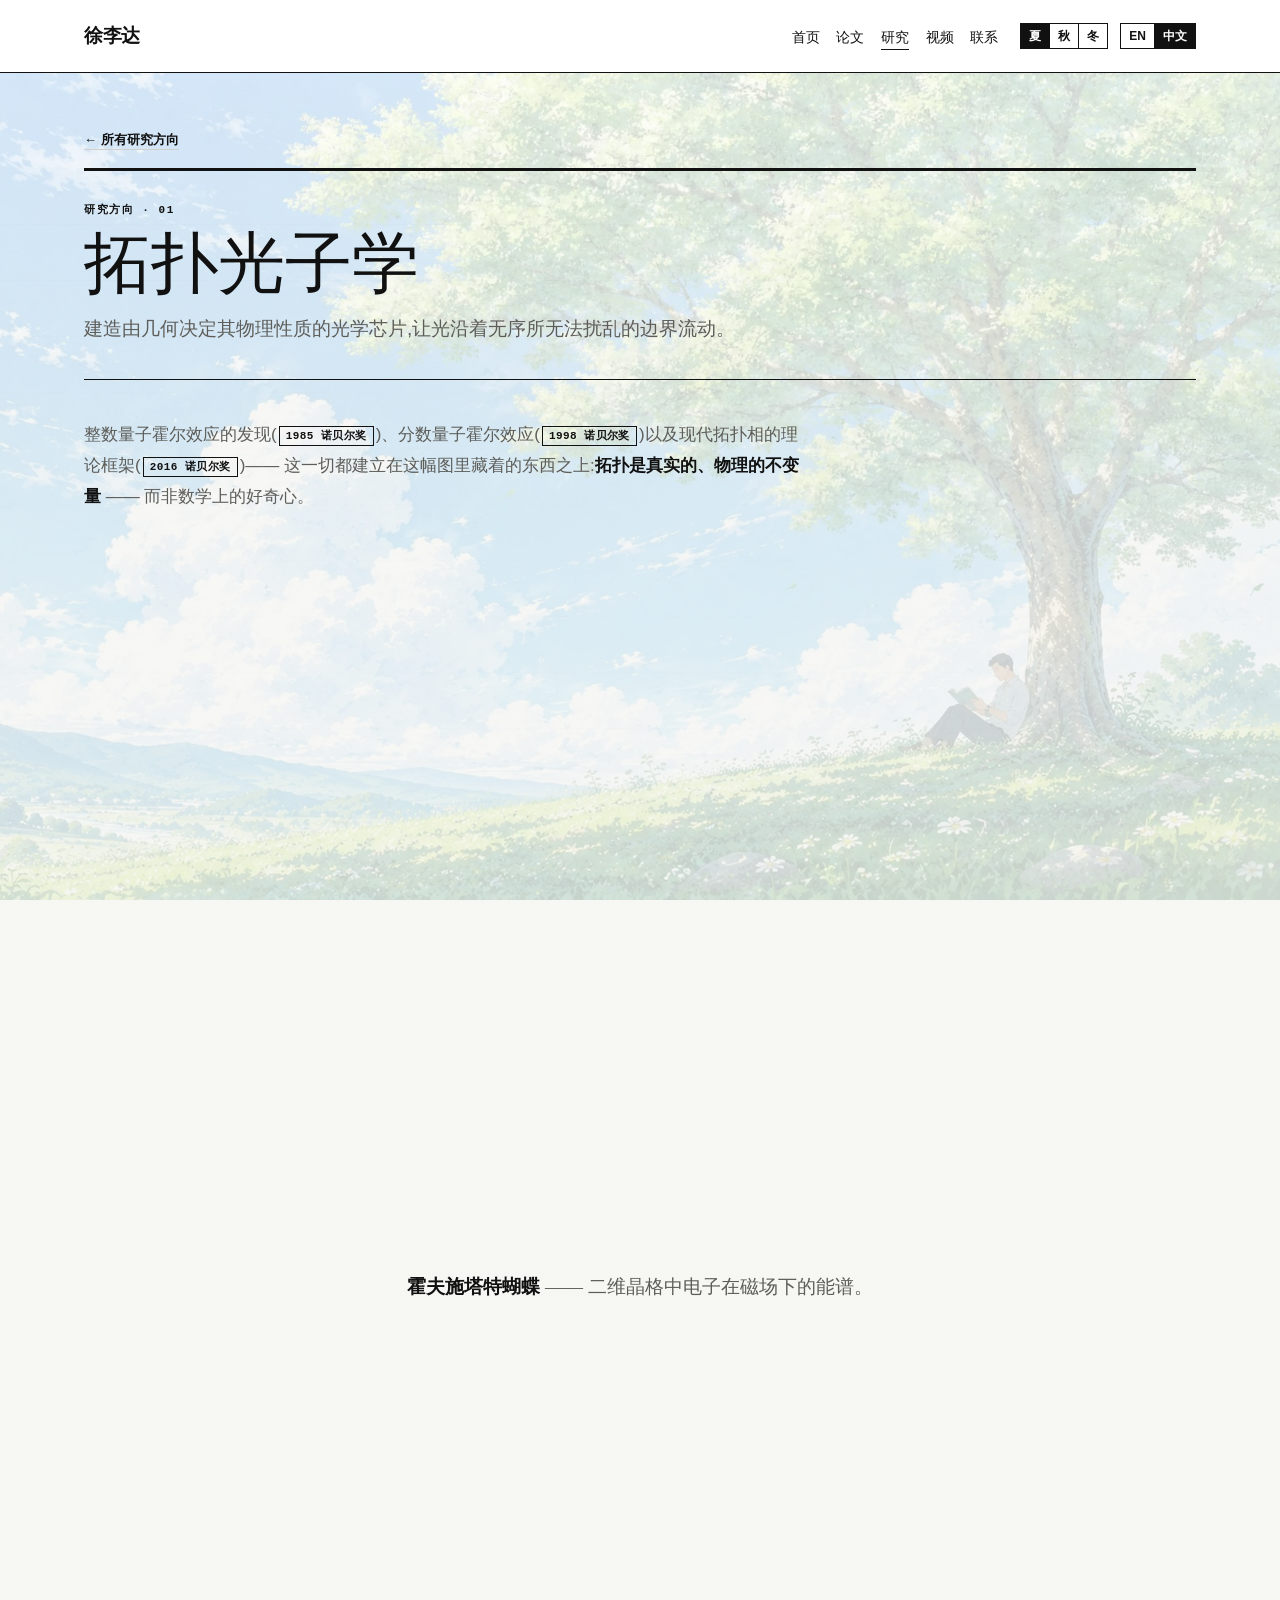
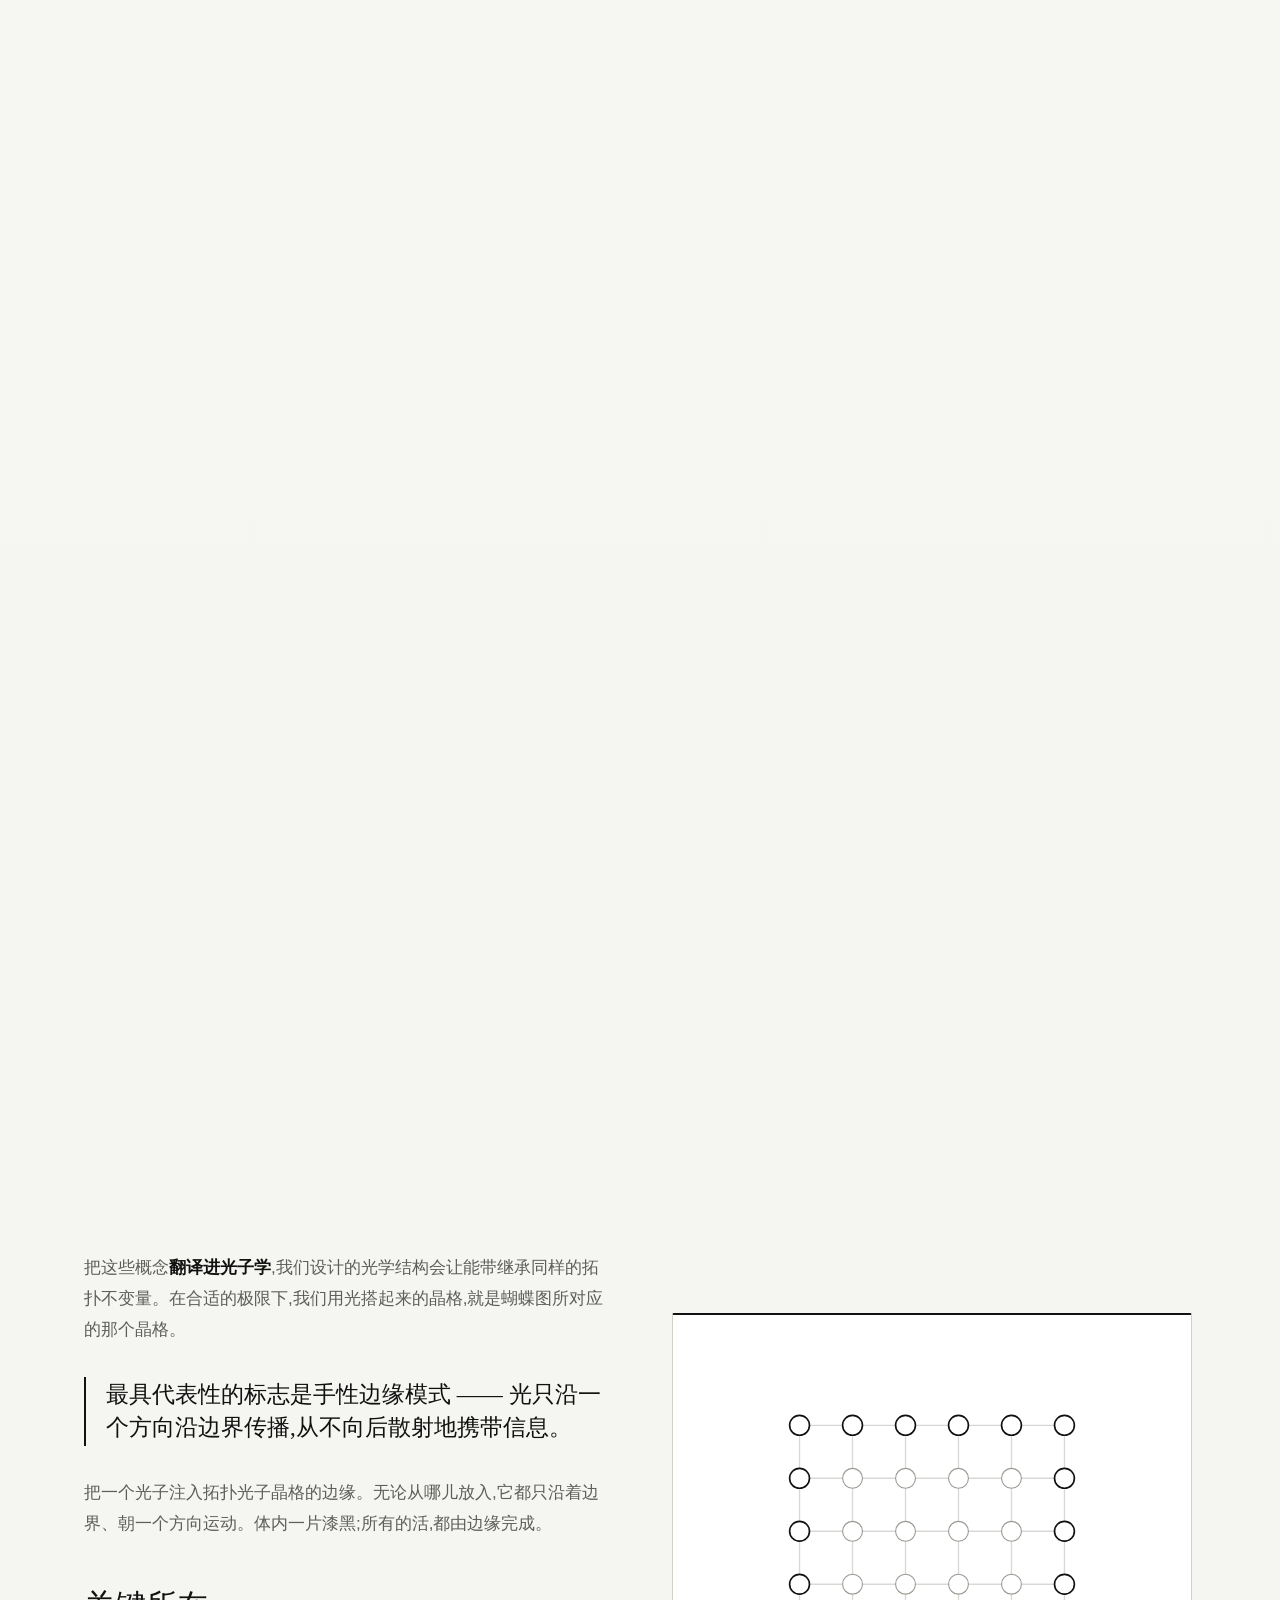
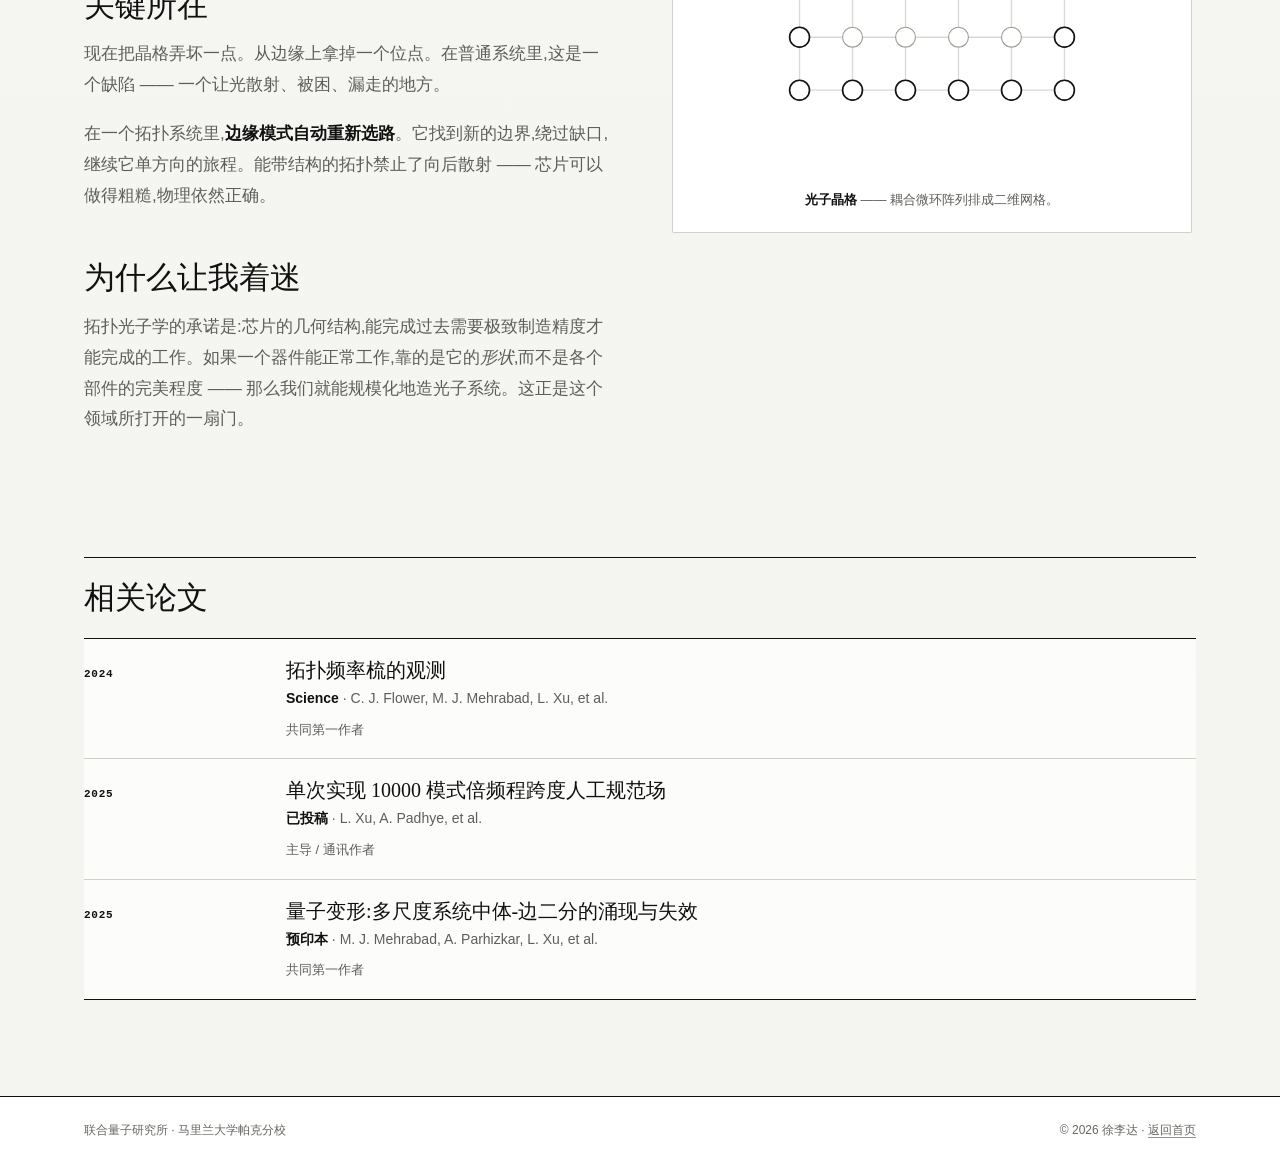
<file: research/topological-photonics_zh.html>
<!DOCTYPE html>
<html lang="zh-CN">
<head>
<meta charset="UTF-8" />
<meta name="viewport" content="width=device-width, initial-scale=1.0"/>
<title>拓扑光子学 — 徐李达</title>
<link rel="icon" type="image/png" href="../images/favicon.png">
<link rel="stylesheet" href="../assets/site.css?v=1">
<link rel="stylesheet" href="../assets/research.css?v=1">
</head>
<body class="page-topo">

<header class="nav">
  <div class="wrap nav-inner">
    <a class="brand" href="../index_zh.html">徐李达</a>
    <div class="nav-right">
      <nav class="menu" id="siteMenu" aria-label="主导航">
        <a href="../index_zh.html">首页</a>
        <a href="../publications_zh.html">论文</a>
        <a href="../index_zh.html#research" class="active" aria-current="true">研究</a>
        <a href="../videos_zh.html">视频</a>
        <a href="../index_zh.html#contact">联系</a>
      </nav>
      <div class="lang" aria-label="语言">
        <a href="topological-photonics.html" hreflang="en">EN</a>
        <a href="topological-photonics_zh.html" class="active" aria-current="true" hreflang="zh">中文</a>
      </div>
      <button class="menu-toggle" type="button" aria-expanded="false" aria-controls="siteMenu">
        <span class="menu-toggle-icon" aria-hidden="true"></span>菜单
      </button>
    </div>
  </div>
</header>

<main>

<section class="hero page-hero">
  <div class="wrap">
    <p class="crumb"><a href="../index_zh.html#research">← 所有研究方向</a></p>
    <div class="hero-card">
      <p class="kicker">研究方向 · 01</p>
      <h1>拓扑光子学</h1>
      <p class="lead">建造由几何决定其物理性质的光学芯片,让光沿着无序所无法扰乱的边界流动。</p>
    </div>
  </div>
</section>

<!-- Intro paragraph above the butterfly -->
<section class="topo-intro">
  <p>整数量子霍尔效应的发现(<a class="nobel-chip" href="https://www.nobelprize.org/prizes/physics/1985/summary/" target="_blank" rel="noopener">1985 诺贝尔奖</a>)、分数量子霍尔效应(<a class="nobel-chip" href="https://www.nobelprize.org/prizes/physics/1998/summary/" target="_blank" rel="noopener">1998 诺贝尔奖</a>)以及现代拓扑相的理论框架(<a class="nobel-chip" href="https://www.nobelprize.org/prizes/physics/2016/summary/" target="_blank" rel="noopener">2016 诺贝尔奖</a>)—— 这一切都建立在这幅图里藏着的东西之上:<strong>拓扑是真实的、物理的不变量</strong> —— 而非数学上的好奇心。</p>
</section>

<!-- HOFSTADTER BUTTERFLY — scroll-pinned scene -->
<section class="butterfly-scene" id="butterflyScene">
  <div class="pin">
    <div class="stage">
      <svg id="bSvg" viewBox="0 0 400 400" xmlns="http://www.w3.org/2000/svg">
        
        <g id="bDots"></g>
      </svg>
    </div>
    <p class="b-caption" id="bCaption">
      <strong>霍夫施塔特蝴蝶</strong> —— 二维晶格中电子在磁场下的能谱。
    </p>
  </div>
</section>

<section class="scroll-scene" id="scrollScene">

  <div class="text-col">

    <div data-beat="0">
      <p>把这些概念<strong>翻译进光子学</strong>,我们设计的光学结构会让能带继承同样的拓扑不变量。在合适的极限下,我们用光搭起来的晶格,就是蝴蝶图所对应的那个晶格。</p>
    </div>

    <div data-beat="1">
      <p class="pullquote">最具代表性的标志是手性边缘模式 —— 光只沿一个方向沿边界传播,从不向后散射地携带信息。</p>

      <p>把一个光子注入拓扑光子晶格的边缘。无论从哪儿放入,它都只沿着边界、朝一个方向运动。体内一片漆黑;所有的活,都由边缘完成。</p>
    </div>

    <div data-beat="2">
      <h2><em>关键</em>所在</h2>

      <p>现在把晶格弄坏一点。从边缘上拿掉一个位点。在普通系统里,这是一个缺陷 —— 一个让光散射、被困、漏走的地方。</p>

      <p>在一个拓扑系统里,<strong>边缘模式自动重新选路</strong>。它找到新的边界,绕过缺口,继续它单方向的旅程。能带结构的拓扑禁止了向后散射 —— 芯片可以做得粗糙,物理依然正确。</p>

<!-- ============================================================
     MOBILE-ONLY scroll-driven lattice scene
     Lives between punchline and compelling. Hidden on desktop.
     ============================================================ -->
<section class="m-lattice-scene" id="mLatticeScene">
  <div class="m-pin">
    <div class="m-stage">
      <svg id="mLatticeSvg" viewBox="0 0 400 400" xmlns="http://www.w3.org/2000/svg">
        <defs>
          <radialGradient id="mPhotonGlow">
            <stop offset="0%" stop-color="#111111" stop-opacity="0.6"/>
            <stop offset="100%" stop-color="#111111" stop-opacity="0"/>
          </radialGradient>
        </defs>
        <g id="mCouplings" stroke="#9a9a93" stroke-width="1.5" stroke-linecap="round"></g>
        <g id="mSites"></g>
        <!-- photon trail — drawn below the photon, on top of the lattice -->
        <path id="mPhotonTrail" fill="none" stroke="#111111" stroke-width="2.5"
              stroke-linecap="round" stroke-linejoin="round" opacity="0"
              pathLength="1"/>
        <circle id="mPhotonHalo" r="12" fill="url(#mPhotonGlow)" opacity="0"/>
        <circle id="mPhotonCore" r="4.5" fill="#111111" opacity="0"/>
      </svg>
      <div class="m-stage-caption" id="mStageCaption"><strong>光子晶格</strong> —— 耦合微环阵列排成二维网格。</div>
    </div>
  </div>
</section>

      <h2>为什么<em>让我着迷</em></h2>
      <p>拓扑光子学的承诺是:芯片的几何结构,能完成过去需要极致制造精度才能完成的工作。如果一个器件能正常工作,靠的是它的<em>形状</em>,而不是各个部件的完美程度 —— 那么我们就能规模化地造光子系统。这正是这个领域所打开的一扇门。</p>
    </div>

  </div>

  <div class="visual-col">
    <div class="lattice-stage">
      <svg id="latticeSvg" viewBox="0 0 400 400" xmlns="http://www.w3.org/2000/svg">
        <defs>
          <linearGradient id="trailGrad" x1="0" y1="0" x2="1" y2="1">
            <stop offset="0%" stop-color="#111111"/>
            <stop offset="50%" stop-color="#9a9a93"/>
            <stop offset="100%" stop-color="#111111"/>
          </linearGradient>
          <radialGradient id="photonGlow">
            <stop offset="0%" stop-color="#111111" stop-opacity="0.7"/>
            <stop offset="100%" stop-color="#111111" stop-opacity="0"/>
          </radialGradient>
          <filter id="softBlur" x="-50%" y="-50%" width="200%" height="200%">
            <feGaussianBlur stdDeviation="4"/>
          </filter>
        </defs>

        <!-- LATTICE -->
        <g id="couplings" stroke="#b9b9b2" stroke-width="1.2" opacity="0"></g>
        <g id="sites" opacity="0"></g>

        <!-- edge trail and photon (beats 3+) -->
        <path id="edgePath" d="" fill="none" stroke="none"/>
        <path id="edgeTrail" d="" fill="none"
              stroke="url(#trailGrad)" stroke-width="2.5"
              stroke-linecap="round" stroke-linejoin="round"
              opacity="0"/>
        <g id="photonGroup" opacity="0">
          <circle id="photonHalo" r="14" fill="url(#photonGlow)" filter="url(#softBlur)"/>
          <circle id="photonCore" r="4.5" fill="#111111"/>
        </g>
      </svg>
      <div class="stage-caption" id="stageCaption">
        <span data-cap="1"><strong>光子晶格</strong> —— 耦合微环阵列排列成二维网格。</span>
      </div>
    </div>
  </div>

</section>

<section class="section">
  <div class="wrap">
    <div class="section-head">
      <h2>相关论文</h2>
    </div>
    <div class="list">

      <div class="list-item">
        <div class="date">2024</div>
        <div class="entry">
          <h3><a href="https://www.science.org/doi/full/10.1126/science.ado0053" target="_blank" rel="noopener">拓扑频率梳的观测</a></h3>
          <p class="detail"><span class="venue">Science</span> · C. J. Flower, M. J. Mehrabad, L. Xu, et al.</p>
          <p class="extra">共同第一作者</p>
        </div>
      </div>

      <div class="list-item">
        <div class="date">2025</div>
        <div class="entry">
          <h3>单次实现 10000 模式倍频程跨度人工规范场</h3>
          <p class="detail"><span class="venue">已投稿</span> · L. Xu, A. Padhye, et al.</p>
          <p class="extra">主导 / 通讯作者</p>
        </div>
      </div>

      <div class="list-item">
        <div class="date">2025</div>
        <div class="entry">
          <h3>量子变形:多尺度系统中体-边二分的涌现与失效</h3>
          <p class="detail"><span class="venue">预印本</span> · M. J. Mehrabad, A. Parhizkar, L. Xu, et al.</p>
          <p class="extra">共同第一作者</p>
        </div>
      </div>

    </div>
  </div>
</section>

</main>

<footer class="footer">
  <div class="wrap row">
    <div>联合量子研究所 · 马里兰大学帕克分校</div>
    <div>© 2026 徐李达 · <a href="../index_zh.html">返回首页</a></div>
  </div>
</footer>

<script src="../assets/site.js?v=1" defer></script>
<script>
(function() {
  const HOFSTADTER_PTS = [
  [200.0,300.5],[200.0,99.5],[146.5,290.0],[146.5,233.0],[146.5,77.0],[253.5,290.0],[253.5,233.0],[253.5,77.0],
  [120.0,327.5],[120.0,200.0],[120.0,72.5],[280.0,327.5],[280.0,200.0],[280.0,72.5],[104.0,330.5],[104.0,260.5],
  [104.0,183.0],[104.0,159.5],[104.0,66.5],[168.0,305.0],[168.0,298.0],[168.0,192.0],[168.0,123.0],[168.0,82.0],
  [232.0,305.0],[232.0,298.0],[232.0,192.0],[232.0,123.0],[232.0,82.0],[296.0,330.5],[296.0,260.5],[296.0,183.0],
  [296.0,159.5],[296.0,66.5],[93.5,339.5],[93.5,263.5],[93.5,229.0],[93.5,171.0],[93.5,136.5],[93.5,60.5],
  [306.5,339.5],[306.5,263.5],[306.5,229.0],[306.5,171.0],[306.5,136.5],[306.5,60.5],[85.5,344.0],[85.5,282.0],
  [85.5,225.0],[85.5,211.5],[85.5,161.0],[85.5,121.0],[85.5,56.0],[131.5,317.5],[131.5,316.5],[131.5,226.0],
  [131.5,208.5],[131.5,164.0],[131.5,89.5],[131.5,77.5],[177.0,314.0],[177.0,301.0],[177.0,271.0],[177.0,202.0],
  [177.0,117.5],[177.0,111.5],[177.0,82.5],[223.0,314.0],[223.0,301.0],[223.0,271.0],[223.0,202.0],[223.0,117.5],
  [223.0,111.5],[223.0,82.5],[268.5,317.5],[268.5,316.5],[268.5,226.0],[268.5,208.5],[268.5,164.0],[268.5,89.5],
  [268.5,77.5],[314.5,344.0],[314.5,282.0],[314.5,225.0],[314.5,211.5],[314.5,161.0],[314.5,121.0],[314.5,56.0],
  [80.0,348.0],[80.0,290.0],[80.0,248.5],[80.0,200.0],[80.0,151.5],[80.0,110.0],[80.0,52.0],[160.0,317.5],
  [160.0,302.5],[160.0,290.0],[160.0,200.0],[160.0,110.0],[160.0,97.5],[160.0,82.5],[240.0,317.5],[240.0,302.5],
  [240.0,290.0],[240.0,200.0],[240.0,110.0],[240.0,97.5],[240.0,82.5],[320.0,348.0],[320.0,290.0],[320.0,248.5],
  [320.0,200.0],[320.0,151.5],[320.0,110.0],[320.0,52.0],[75.5,351.5],[75.5,299.0],[75.5,255.0],[75.5,228.5],
  [75.5,191.5],[75.5,182.5],[75.5,142.0],[75.5,101.5],[75.5,48.5],[111.0,328.0],[111.0,246.0],[111.0,241.5],
  [111.0,196.5],[111.0,168.5],[111.0,148.0],[111.0,74.0],[111.0,70.5],[182.0,317.5],[182.0,303.5],[182.0,283.5],
  [182.0,271.0],[182.0,199.5],[182.0,133.5],[182.0,106.5],[182.0,103.5],[182.0,81.5],[218.0,317.5],[218.0,303.5],
  [218.0,283.5],[218.0,271.0],[218.0,199.5],[218.0,133.5],[218.0,106.5],[218.0,103.5],[218.0,81.5],[289.0,328.0],
  [289.0,246.0],[289.0,241.5],[289.0,196.5],[289.0,168.5],[289.0,148.0],[289.0,74.0],[289.0,70.5],[324.5,351.5],
  [324.5,299.0],[324.5,255.0],[324.5,228.5],[324.5,191.5],[324.5,182.5],[324.5,142.0],[324.5,101.5],[324.5,48.5],
  [72.0,354.0],[72.0,306.0],[72.0,266.5],[72.0,231.0],[72.0,215.5],[72.0,184.5],[72.0,169.0],[72.0,133.5],
  [72.0,94.0],[72.0,46.0],[136.0,321.5],[136.0,312.5],[136.0,309.5],[136.0,230.5],[136.0,211.5],[136.0,188.5],
  [136.0,169.5],[136.0,90.5],[136.0,87.5],[136.0,78.5],[264.0,321.5],[264.0,312.5],[264.0,309.5],[264.0,230.5],
  [264.0,211.5],[264.0,188.5],[264.0,169.5],[264.0,90.5],[264.0,87.5],[264.0,78.5],[328.0,354.0],[328.0,306.0],
  [328.0,266.5],[328.0,231.0],[328.0,215.5],[328.0,184.5],[328.0,169.0],[328.0,133.5],[328.0,94.0],[328.0,46.0],
  [69.0,356.0],[69.0,312.0],[69.0,274.0],[69.0,244.0],[69.0,213.5],[69.0,206.5],[69.0,178.0],[69.0,158.5],
  [69.0,125.5],[69.0,88.5],[69.0,44.0],[98.0,335.5],[98.0,261.5],[98.0,260.5],[98.0,214.5],[98.0,204.5],
  [98.0,180.0],[98.0,144.0],[98.0,135.0],[98.0,65.0],[98.0,63.5],[127.5,322.5],[127.5,320.5],[127.5,314.0],
  [127.5,238.0],[127.5,224.5],[127.5,202.0],[127.5,168.5],[127.5,166.5],[127.5,85.0],[127.5,82.0],[127.5,76.5],
  [156.5,317.0],[156.5,312.0],[156.5,301.5],[156.5,288.5],[156.5,209.5],[156.5,203.5],[156.5,187.0],[156.5,112.5],
  [156.5,93.5],[156.5,92.5],[156.5,82.0],[185.5,319.0],[185.5,305.5],[185.5,289.0],[185.5,286.0],[185.5,262.5],
  [185.5,200.0],[185.5,136.0],[185.5,120.5],[185.5,103.5],[185.5,97.0],[185.5,80.5],[214.5,319.0],[214.5,305.5],
  [214.5,289.0],[214.5,286.0],[214.5,262.5],[214.5,200.0],[214.5,136.0],[214.5,120.5],[214.5,103.5],[214.5,97.0],
  [214.5,80.5],[243.5,317.0],[243.5,312.0],[243.5,301.5],[243.5,288.5],[243.5,209.5],[243.5,203.5],[243.5,187.0],
  [243.5,112.5],[243.5,93.5],[243.5,92.5],[243.5,82.0],[272.5,322.5],[272.5,320.5],[272.5,314.0],[272.5,238.0],
  [272.5,224.5],[272.5,202.0],[272.5,168.5],[272.5,166.5],[272.5,85.0],[272.5,82.0],[272.5,76.5],[302.0,335.5],
  [302.0,261.5],[302.0,260.5],[302.0,214.5],[302.0,204.5],[302.0,180.0],[302.0,144.0],[302.0,135.0],[302.0,65.0],
  [302.0,63.5],[331.0,356.0],[331.0,312.0],[331.0,274.0],[331.0,244.0],[331.0,213.5],[331.0,206.5],[331.0,178.0],
  [331.0,158.5],[331.0,125.5],[331.0,88.5],[331.0,44.0],[66.5,358.0],[66.5,317.0],[66.5,281.5],[66.5,250.5],
  [66.5,229.0],[66.5,200.0],[66.5,171.0],[66.5,149.5],[66.5,118.5],[66.5,83.0],[66.5,42.0],[173.5,317.0],
  [173.5,312.5],[173.5,298.0],[173.5,281.5],[173.5,278.5],[173.5,200.0],[173.5,121.5],[173.5,118.5],[173.5,102.0],
  [173.5,87.5],[173.5,83.0],[226.5,317.0],[226.5,312.5],[226.5,298.0],[226.5,281.5],[226.5,278.5],[226.5,200.0],
  [226.5,121.5],[226.5,118.5],[226.5,102.0],[226.5,87.5],[226.5,83.0],[333.5,358.0],[333.5,317.0],[333.5,281.5],
  [333.5,250.5],[333.5,229.0],[333.5,200.0],[333.5,171.0],[333.5,149.5],[333.5,118.5],[333.5,83.0],[333.5,42.0],
  [64.5,359.5],[64.5,321.0],[64.5,287.5],[64.5,259.0],[64.5,233.0],[64.5,218.0],[64.5,194.5],[64.5,189.0],
  [64.5,164.5],[64.5,141.5],[64.5,112.5],[64.5,79.0],[64.5,40.5],[89.0,341.5],[89.0,274.5],[89.0,228.5],
  [89.0,225.0],[89.0,197.5],[89.0,181.0],[89.0,167.5],[89.0,127.0],[89.0,123.5],[89.0,58.5],[89.0,58.0],
  [114.0,328.0],[114.0,327.0],[114.0,324.0],[114.0,249.5],[114.0,235.5],[114.0,233.0],[114.0,199.0],[114.0,172.0],
  [114.0,158.5],[114.0,152.0],[114.0,75.5],[114.0,74.5],[114.0,71.5],[138.5,320.5],[138.5,316.5],[138.5,310.5],
  [138.5,305.5],[138.5,231.5],[138.5,213.5],[138.5,196.5],[138.5,191.0],[138.5,167.5],[138.5,95.0],[138.5,86.5],
  [138.5,86.0],[138.5,79.0],[163.0,315.5],[163.0,314.5],[163.0,304.5],[163.0,290.5],[163.0,283.5],[163.0,208.5],
  [163.0,198.0],[163.0,194.0],[163.0,114.0],[163.0,113.0],[163.0,93.5],[163.0,87.5],[163.0,83.0],[187.5,320.5],
  [187.5,307.5],[187.5,293.5],[187.5,292.0],[187.5,276.5],[187.5,259.0],[187.5,200.0],[187.5,141.5],[187.5,120.5],
  [187.5,114.5],[187.5,101.5],[187.5,93.5],[187.5,79.5],[212.5,320.5],[212.5,307.5],[212.5,293.5],[212.5,292.0],
  [212.5,276.5],[212.5,259.0],[212.5,200.0],[212.5,141.5],[212.5,120.5],[212.5,114.5],[212.5,101.5],[212.5,93.5],
  [212.5,79.5],[237.0,315.5],[237.0,314.5],[237.0,304.5],[237.0,290.5],[237.0,283.5],[237.0,208.5],[237.0,198.0],
  [237.0,194.0],[237.0,114.0],[237.0,113.0],[237.0,93.5],[237.0,87.5],[237.0,83.0],[261.5,320.5],[261.5,316.5],
  [261.5,310.5],[261.5,305.5],[261.5,231.5],[261.5,213.5],[261.5,196.5],[261.5,191.0],[261.5,167.5],[261.5,95.0],
  [261.5,86.5],[261.5,86.0],[261.5,79.0],[286.0,328.0],[286.0,327.0],[286.0,324.0],[286.0,249.5],[286.0,235.5],
  [286.0,233.0],[286.0,199.0],[286.0,172.0],[286.0,158.5],[286.0,152.0],[286.0,75.5],[286.0,74.5],[286.0,71.5],
  [311.0,341.5],[311.0,274.5],[311.0,228.5],[311.0,225.0],[311.0,197.5],[311.0,181.0],[311.0,167.5],[311.0,127.0],
  [311.0,123.5],[311.0,58.5],[311.0,58.0],[335.5,359.5],[335.5,321.0],[335.5,287.5],[335.5,259.0],[335.5,233.0],
  [335.5,218.0],[335.5,194.5],[335.5,189.0],[335.5,164.5],[335.5,141.5],[335.5,112.5],[335.5,79.0],[335.5,40.5],
  [63.0,361.0],[63.0,325.0],[63.0,293.0],[63.0,265.5],[63.0,242.0],[63.0,219.5],[63.0,210.5],[63.0,189.5],
  [63.0,180.5],[63.0,158.0],[63.0,134.5],[63.0,107.0],[63.0,75.0],[63.0,39.0],[108.5,331.0],[108.5,329.0],
  [108.5,328.0],[108.5,252.0],[108.5,250.0],[108.5,236.5],[108.5,205.0],[108.5,195.0],[108.5,163.5],[108.5,150.0],
  [108.5,148.0],[108.5,72.0],[108.5,71.0],[108.5,69.0],[154.5,319.0],[154.5,311.0],[154.5,309.5],[154.5,300.5],
  [154.5,288.5],[154.5,214.0],[154.5,206.0],[154.5,194.0],[154.5,186.0],[154.5,111.5],[154.5,99.5],[154.5,90.5],
  [154.5,89.0],[154.5,81.0],[245.5,319.0],[245.5,311.0],[245.5,309.5],[245.5,300.5],[245.5,288.5],[245.5,214.0],
  [245.5,206.0],[245.5,194.0],[245.5,186.0],[245.5,111.5],[245.5,99.5],[245.5,90.5],[245.5,89.0],[245.5,81.0],
  [291.5,331.0],[291.5,329.0],[291.5,328.0],[291.5,252.0],[291.5,250.0],[291.5,236.5],[291.5,205.0],[291.5,195.0],
  [291.5,163.5],[291.5,150.0],[291.5,148.0],[291.5,72.0],[291.5,71.0],[291.5,69.0],[337.0,361.0],[337.0,325.0],
  [337.0,293.0],[337.0,265.5],[337.0,242.0],[337.0,219.5],[337.0,210.5],[337.0,189.5],[337.0,180.5],[337.0,158.0],
  [337.0,134.5],[337.0,107.0],[337.0,75.0],[337.0,39.0],[61.5,362.0],[61.5,328.0],[61.5,298.0],[61.5,271.5],
  [61.5,248.0],[61.5,229.5],[61.5,209.0],[61.5,204.5],[61.5,185.0],[61.5,172.5],[61.5,151.5],[61.5,128.5],
  [61.5,102.0],[61.5,72.0],[61.5,38.0],[82.5,346.0],[82.5,286.0],[82.5,240.5],[82.5,239.5],[82.5,210.0],
  [82.5,203.0],[82.5,186.0],[82.5,164.0],[82.5,157.0],[82.5,115.0],[82.5,113.5],[82.5,54.0],[125.5,324.0],
  [125.5,322.0],[125.5,318.5],[125.5,315.5],[125.5,238.0],[125.5,234.0],[125.5,223.5],[125.5,200.5],[125.5,173.0],
  [125.5,170.5],[125.5,160.5],[125.5,85.0],[125.5,80.0],[125.5,79.5],[125.5,75.5],[189.5,321.0],[189.5,309.5],
  [189.5,298.5],[189.5,294.5],[189.5,283.0],[189.5,274.5],[189.5,255.0],[189.5,200.0],[189.5,144.5],[189.5,127.0],
  [189.5,112.5],[189.5,111.0],[189.5,99.5],[189.5,90.5],[189.5,79.0],[210.5,321.0],[210.5,309.5],[210.5,298.5],
  [210.5,294.5],[210.5,283.0],[210.5,274.5],[210.5,255.0],[210.5,200.0],[210.5,144.5],[210.5,127.0],[210.5,112.5],
  [210.5,111.0],[210.5,99.5],[210.5,90.5],[210.5,79.0],[274.5,324.0],[274.5,322.0],[274.5,318.5],[274.5,315.5],
  [274.5,238.0],[274.5,234.0],[274.5,223.5],[274.5,200.5],[274.5,173.0],[274.5,170.5],[274.5,160.5],[274.5,85.0],
  [274.5,80.0],[274.5,79.5],[274.5,75.5],[317.5,346.0],[317.5,286.0],[317.5,240.5],[317.5,239.5],[317.5,210.0],
  [317.5,203.0],[317.5,186.0],[317.5,164.0],[317.5,157.0],[317.5,115.0],[317.5,113.5],[317.5,54.0],[338.5,362.0],
  [338.5,328.0],[338.5,298.0],[338.5,271.5],[338.5,248.0],[338.5,229.5],[338.5,209.0],[338.5,204.5],[338.5,185.0],
  [338.5,172.5],[338.5,151.5],[338.5,128.5],[338.5,102.0],[338.5,72.0],[338.5,38.0],[60.0,363.0],[60.0,331.0],
  [60.0,302.5],[60.0,277.0],[60.0,254.5],[60.0,234.5],[60.0,220.0],[60.0,200.0],[60.0,180.0],[60.0,165.5],
  [60.0,145.5],[60.0,123.0],[60.0,97.5],[60.0,69.0],[60.0,37.0],[100.0,335.0],[100.0,334.5],[100.0,334.0],
  [100.0,262.0],[100.0,259.0],[100.0,253.0],[100.0,218.0],[100.0,200.0],[100.0,182.0],[100.0,147.0],[100.0,141.0],
  [100.0,138.0],[100.0,66.0],[100.0,65.5],[100.0,65.0],[140.0,321.0],[140.0,315.5],[140.0,314.0],[140.0,308.5],
  [140.0,303.5],[140.0,232.0],[140.0,215.5],[140.0,200.0],[140.0,184.5],[140.0,168.0],[140.0,96.5],[140.0,91.5],
  [140.0,86.0],[140.0,84.5],[140.0,79.0],[180.0,317.5],[180.0,316.5],[180.0,301.5],[180.0,294.5],[180.0,289.0],
  [180.0,272.0],[180.0,271.5],[180.0,200.0],[180.0,128.5],[180.0,128.0],[180.0,111.0],[180.0,105.5],[180.0,98.5],
  [180.0,83.5],[180.0,82.5],[220.0,317.5],[220.0,316.5],[220.0,301.5],[220.0,294.5],[220.0,289.0],[220.0,272.0],
  [220.0,271.5],[220.0,200.0],[220.0,128.5],[220.0,128.0],[220.0,111.0],[220.0,105.5],[220.0,98.5],[220.0,83.5],
  [220.0,82.5],[260.0,321.0],[260.0,315.5],[260.0,314.0],[260.0,308.5],[260.0,303.5],[260.0,232.0],[260.0,215.5],
  [260.0,200.0],[260.0,184.5],[260.0,168.0],[260.0,96.5],[260.0,91.5],[260.0,86.0],[260.0,84.5],[260.0,79.0],
  [300.0,335.0],[300.0,334.5],[300.0,334.0],[300.0,262.0],[300.0,259.0],[300.0,253.0],[300.0,218.0],[300.0,200.0],
  [300.0,182.0],[300.0,147.0],[300.0,141.0],[300.0,138.0],[300.0,66.0],[300.0,65.5],[300.0,65.0],[340.0,363.0],
  [340.0,331.0],[340.0,302.5],[340.0,277.0],[340.0,254.5],[340.0,234.5],[340.0,220.0],[340.0,200.0],[340.0,180.0],
  [340.0,165.5],[340.0,145.5],[340.0,123.0],[340.0,97.5],[340.0,69.0],[340.0,37.0],[59.0,364.0],[59.0,334.0],
  [59.0,306.5],[59.0,282.0],[59.0,260.0],[59.0,241.0],[59.0,223.5],[59.0,213.0],[59.0,196.0],[59.0,192.5],
  [59.0,175.0],[59.0,159.5],[59.0,140.0],[59.0,118.0],[59.0,93.5],[59.0,66.0],[59.0,36.0],[77.5,349.5],
  [77.5,295.0],[77.5,251.5],[77.5,220.0],[77.5,217.5],[77.5,198.5],[77.5,187.0],[77.5,177.0],[77.5,150.0],
  [77.5,147.0],[77.5,105.5],[77.5,105.0],[77.5,50.5],[77.5,50.0],[96.5,337.0],[96.5,336.5],[96.5,266.5],
  [96.5,262.5],[96.5,260.5],[96.5,219.0],[96.5,218.0],[96.5,199.0],[96.5,186.0],[96.5,178.5],[96.5,140.5],
  [96.5,135.5],[96.5,134.0],[96.5,63.5],[96.5,62.5],[115.5,327.5],[115.5,326.5],[115.5,324.5],[115.5,323.0],
  [115.5,248.5],[115.5,241.5],[115.5,232.5],[115.5,227.5],[115.5,199.5],[115.5,174.5],[115.5,163.0],[115.5,161.5],
  [115.5,151.0],[115.5,77.0],[115.5,74.5],[115.5,72.0],[134.0,321.0],[134.0,315.0],[134.0,311.5],[134.0,309.0],
  [134.0,233.5],[134.0,230.0],[134.0,209.0],[134.0,198.0],[134.0,193.5],[134.0,168.0],[134.0,90.5],[134.0,90.0],
  [134.0,84.0],[134.0,80.0],[134.0,78.5],[153.0,319.5],[153.0,314.5],[153.0,308.0],[153.0,300.0],[153.0,289.0],
  [153.0,217.0],[153.0,208.0],[153.0,198.0],[153.0,195.0],[153.0,182.5],[153.0,111.5],[153.0,99.5],[153.0,95.0],
  [153.0,89.0],[153.0,86.5],[153.0,80.5],[172.0,316.5],[172.0,315.0],[172.0,311.5],[172.0,297.5],[172.0,285.0],
  [172.0,284.5],[172.0,276.5],[172.0,203.5],[172.0,199.0],[172.0,197.5],[172.0,122.5],[172.0,119.0],[172.0,112.0],
  [172.0,103.5],[172.0,87.5],[172.0,86.5],[172.0,83.5],[190.5,322.0],[190.5,311.5],[190.5,301.5],[190.5,296.0],
  [190.5,287.0],[190.5,283.0],[190.5,270.0],[190.5,252.0],[190.5,200.0],[190.5,148.0],[190.5,129.5],[190.5,119.5],
  [190.5,108.5],[190.5,107.5],[190.5,97.5],[190.5,89.0],[190.5,78.0],[209.5,322.0],[209.5,311.5],[209.5,301.5],
  [209.5,296.0],[209.5,287.0],[209.5,283.0],[209.5,270.0],[209.5,252.0],[209.5,200.0],[209.5,148.0],[209.5,129.5],
  [209.5,119.5],[209.5,108.5],[209.5,107.5],[209.5,97.5],[209.5,89.0],[209.5,78.0],[228.0,316.5],[228.0,315.0],
  [228.0,311.5],[228.0,297.5],[228.0,285.0],[228.0,284.5],[228.0,276.5],[228.0,203.5],[228.0,199.0],[228.0,197.5],
  [228.0,122.5],[228.0,119.0],[228.0,112.0],[228.0,103.5],[228.0,87.5],[228.0,86.5],[228.0,83.5],[247.0,319.5],
  [247.0,314.5],[247.0,308.0],[247.0,300.0],[247.0,289.0],[247.0,217.0],[247.0,208.0],[247.0,198.0],[247.0,195.0],
  [247.0,182.5],[247.0,111.5],[247.0,99.5],[247.0,95.0],[247.0,89.0],[247.0,86.5],[247.0,80.5],[266.0,321.0],
  [266.0,315.0],[266.0,311.5],[266.0,309.0],[266.0,233.5],[266.0,230.0],[266.0,209.0],[266.0,198.0],[266.0,193.5],
  [266.0,168.0],[266.0,90.5],[266.0,90.0],[266.0,84.0],[266.0,80.0],[266.0,78.5],[284.5,327.5],[284.5,326.5],
  [284.5,324.5],[284.5,323.0],[284.5,248.5],[284.5,241.5],[284.5,232.5],[284.5,227.5],[284.5,199.5],[284.5,174.5],
  [284.5,163.0],[284.5,161.5],[284.5,151.0],[284.5,77.0],[284.5,74.5],[284.5,72.0],[303.5,337.0],[303.5,336.5],
  [303.5,266.5],[303.5,262.5],[303.5,260.5],[303.5,219.0],[303.5,218.0],[303.5,199.0],[303.5,186.0],[303.5,178.5],
  [303.5,140.5],[303.5,135.5],[303.5,134.0],[303.5,63.5],[303.5,62.5],[322.5,349.5],[322.5,295.0],[322.5,251.5],
  [322.5,220.0],[322.5,217.5],[322.5,198.5],[322.5,187.0],[322.5,177.0],[322.5,150.0],[322.5,147.0],[322.5,105.5],
  [322.5,105.0],[322.5,50.5],[322.5,50.0],[341.0,364.0],[341.0,334.0],[341.0,306.5],[341.0,282.0],[341.0,260.0],
  [341.0,241.0],[341.0,223.5],[341.0,213.0],[341.0,196.0],[341.0,192.5],[341.0,175.0],[341.0,159.5],[341.0,140.0],
  [341.0,118.0],[341.0,93.5],[341.0,66.0],[341.0,36.0],[58.0,365.0],[58.0,336.0],[58.0,310.0],[58.0,286.5],
  [58.0,265.0],[58.0,246.0],[58.0,230.5],[58.0,214.0],[58.0,207.5],[58.0,192.5],[58.0,186.0],[58.0,169.5],
  [58.0,154.0],[58.0,135.0],[58.0,113.5],[58.0,90.0],[58.0,64.0],[58.0,35.0],[129.0,323.0],[129.0,321.5],
  [129.0,319.0],[129.0,314.0],[129.0,313.5],[129.0,235.5],[129.0,234.0],[129.0,226.0],[129.0,203.0],[129.0,197.0],
  [129.0,174.0],[129.0,166.0],[129.0,164.5],[129.0,86.5],[129.0,86.0],[129.0,81.0],[129.0,78.5],[129.0,77.0],
  [164.5,317.0],[164.5,313.5],[164.5,313.0],[164.5,305.0],[164.5,290.5],[164.5,285.5],[164.5,283.5],[164.5,207.0],
  [164.5,203.0],[164.5,197.0],[164.5,193.0],[164.5,116.5],[164.5,114.5],[164.5,109.5],[164.5,95.0],[164.5,87.0],
  [164.5,86.5],[164.5,83.0],[235.5,317.0],[235.5,313.5],[235.5,313.0],[235.5,305.0],[235.5,290.5],[235.5,285.5],
  [235.5,283.5],[235.5,207.0],[235.5,203.0],[235.5,197.0],[235.5,193.0],[235.5,116.5],[235.5,114.5],[235.5,109.5],
  [235.5,95.0],[235.5,87.0],[235.5,86.5],[235.5,83.0],[271.0,323.0],[271.0,321.5],[271.0,319.0],[271.0,314.0],
  [271.0,313.5],[271.0,235.5],[271.0,234.0],[271.0,226.0],[271.0,203.0],[271.0,197.0],[271.0,174.0],[271.0,166.0],
  [271.0,164.5],[271.0,86.5],[271.0,86.0],[271.0,81.0],[271.0,78.5],[271.0,77.0],[342.0,365.0],[342.0,336.0],
  [342.0,310.0],[342.0,286.5],[342.0,265.0],[342.0,246.0],[342.0,230.5],[342.0,214.0],[342.0,207.5],[342.0,192.5],
  [342.0,186.0],[342.0,169.5],[342.0,154.0],[342.0,135.0],[342.0,113.5],[342.0,90.0],[342.0,64.0],[342.0,35.0],
  [57.0,365.5],[57.0,338.5],[57.0,313.5],[57.0,290.5],[57.0,270.0],[57.0,251.5],[57.0,235.0],[57.0,222.0],
  [57.0,206.5],[57.0,203.5],[57.0,188.5],[57.0,180.0],[57.0,164.5],[57.0,148.5],[57.0,130.0],[57.0,109.5],
  [57.0,86.5],[57.0,61.5],[57.0,34.5],[73.5,352.5],[73.5,302.5],[73.5,261.5],[73.5,229.5],[73.5,229.0],
  [73.5,207.5],[73.5,202.0],[73.5,189.5],[73.5,173.5],[73.5,168.5],[73.5,139.0],[73.5,138.0],[73.5,97.5],
  [73.5,47.5],[90.5,341.0],[90.5,340.5],[90.5,274.5],[90.5,272.0],[90.5,271.0],[90.5,229.5],[90.5,225.0],
  [90.5,216.5],[90.5,200.5],[90.5,180.0],[90.5,179.0],[90.5,169.5],[90.5,129.5],[90.5,127.0],[90.5,126.0],
  [90.5,59.5],[90.5,59.0],[107.5,331.5],[107.5,330.5],[107.5,329.5],[107.5,328.5],[107.5,254.5],[107.5,252.0],
  [107.5,246.0],[107.5,238.5],[107.5,204.5],[107.5,201.5],[107.5,193.5],[107.5,162.0],[107.5,151.5],[107.5,151.0],
  [107.5,145.0],[107.5,71.5],[107.5,70.0],[107.5,68.5],[124.0,324.5],[124.0,322.5],[124.0,320.0],[124.0,319.5],
  [124.0,315.5],[124.0,241.0],[124.0,232.5],[124.0,232.0],[124.0,222.5],[124.0,200.0],[124.0,176.5],[124.0,171.5],
  [124.0,164.5],[124.0,159.5],[124.0,84.0],[124.0,81.5],[124.0,78.5],[124.0,78.0],[124.0,75.0],[141.0,321.5],
  [141.0,317.0],[141.0,312.5],[141.0,307.0],[141.0,301.5],[141.0,232.0],[141.0,217.0],[141.0,205.0],[141.0,202.5],
  [141.0,192.0],[141.0,183.5],[141.0,168.0],[141.0,98.5],[141.0,92.0],[141.0,89.5],[141.0,85.5],[141.0,83.0],
  [141.0,78.5],[158.0,317.0],[158.0,309.5],[158.0,307.0],[158.0,302.5],[158.0,288.5],[158.0,287.0],[158.0,211.5],
  [158.0,207.5],[158.0,201.0],[158.0,190.5],[158.0,190.0],[158.0,112.5],[158.0,96.5],[158.0,95.0],[158.0,89.5],
  [158.0,83.5],[158.0,82.5],[174.5,316.5],[174.5,316.0],[174.5,313.0],[174.5,298.0],[174.5,294.5],[174.5,284.0],
  [174.5,276.5],[174.5,275.5],[174.5,201.5],[174.5,200.5],[174.5,198.0],[174.5,125.5],[174.5,121.5],[174.5,117.0],
  [174.5,103.5],[174.5,86.0],[174.5,85.0],[174.5,83.0],[191.5,322.5],[191.5,313.0],[191.5,304.0],[191.5,298.0],
  [191.5,289.5],[191.5,288.0],[191.5,278.0],[191.5,267.5],[191.5,249.5],[191.5,200.0],[191.5,150.5],[191.5,133.0],
  [191.5,121.0],[191.5,115.0],[191.5,107.0],[191.5,104.0],[191.5,95.5],[191.5,87.0],[191.5,77.5],[208.5,322.5],
  [208.5,313.0],[208.5,304.0],[208.5,298.0],[208.5,289.5],[208.5,288.0],[208.5,278.0],[208.5,267.5],[208.5,249.5],
  [208.5,200.0],[208.5,150.5],[208.5,133.0],[208.5,121.0],[208.5,115.0],[208.5,107.0],[208.5,104.0],[208.5,95.5],
  [208.5,87.0],[208.5,77.5],[225.5,316.5],[225.5,316.0],[225.5,313.0],[225.5,298.0],[225.5,294.5],[225.5,284.0],
  [225.5,276.5],[225.5,275.5],[225.5,201.5],[225.5,200.5],[225.5,198.0],[225.5,125.5],[225.5,121.5],[225.5,117.0],
  [225.5,103.5],[225.5,86.0],[225.5,85.0],[225.5,83.0],[242.0,317.0],[242.0,309.5],[242.0,307.0],[242.0,302.5],
  [242.0,288.5],[242.0,287.0],[242.0,211.5],[242.0,207.5],[242.0,201.0],[242.0,190.5],[242.0,190.0],[242.0,112.5],
  [242.0,96.5],[242.0,95.0],[242.0,89.5],[242.0,83.5],[242.0,82.5],[259.0,321.5],[259.0,317.0],[259.0,312.5],
  [259.0,307.0],[259.0,301.5],[259.0,232.0],[259.0,217.0],[259.0,205.0],[259.0,202.5],[259.0,192.0],[259.0,183.5],
  [259.0,168.0],[259.0,98.5],[259.0,92.0],[259.0,89.5],[259.0,85.5],[259.0,83.0],[259.0,78.5],[276.0,324.5],
  [276.0,322.5],[276.0,320.0],[276.0,319.5],[276.0,315.5],[276.0,241.0],[276.0,232.5],[276.0,232.0],[276.0,222.5],
  [276.0,200.0],[276.0,176.5],[276.0,171.5],[276.0,164.5],[276.0,159.5],[276.0,84.0],[276.0,81.5],[276.0,78.5],
  [276.0,78.0],[276.0,75.0],[292.5,331.5],[292.5,330.5],[292.5,329.5],[292.5,328.5],[292.5,254.5],[292.5,252.0],
  [292.5,246.0],[292.5,238.5],[292.5,204.5],[292.5,201.5],[292.5,193.5],[292.5,162.0],[292.5,151.5],[292.5,151.0],
  [292.5,145.0],[292.5,71.5],[292.5,70.0],[292.5,68.5],[309.5,341.0],[309.5,340.5],[309.5,274.5],[309.5,272.0],
  [309.5,271.0],[309.5,229.5],[309.5,225.0],[309.5,216.5],[309.5,200.5],[309.5,180.0],[309.5,179.0],[309.5,169.5],
  [309.5,129.5],[309.5,127.0],[309.5,126.0],[309.5,59.5],[309.5,59.0],[326.5,352.5],[326.5,302.5],[326.5,261.5],
  [326.5,229.5],[326.5,229.0],[326.5,207.5],[326.5,202.0],[326.5,189.5],[326.5,173.5],[326.5,168.5],[326.5,139.0],
  [326.5,138.0],[326.5,97.5],[326.5,47.5],[343.0,365.5],[343.0,338.5],[343.0,313.5],[343.0,290.5],[343.0,270.0],
  [343.0,251.5],[343.0,235.0],[343.0,222.0],[343.0,206.5],[343.0,203.5],[343.0,188.5],[343.0,180.0],[343.0,164.5],
  [343.0,148.5],[343.0,130.0],[343.0,109.5],[343.0,86.5],[343.0,61.5],[343.0,34.5],[56.0,366.5],[56.0,340.5],
  [56.0,316.5],[56.0,294.5],[56.0,274.5],[56.0,256.5],[56.0,240.5],[56.0,225.5],[56.0,215.5],[56.0,200.0],
  [56.0,184.5],[56.0,174.5],[56.0,159.5],[56.0,143.5],[56.0,125.5],[56.0,105.5],[56.0,83.5],[56.0,59.5],
  [56.0,33.5],[88.0,342.5],[88.0,277.5],[88.0,277.0],[88.0,275.0],[88.0,234.0],[88.0,228.5],[88.0,223.5],
  [88.0,200.0],[88.0,176.5],[88.0,171.5],[88.0,166.0],[88.0,125.0],[88.0,123.0],[88.0,122.5],[88.0,57.5],
  [152.0,320.0],[152.0,315.0],[152.0,312.0],[152.0,307.5],[152.0,305.5],[152.0,299.0],[152.0,289.0],[152.0,219.0],
  [152.0,209.5],[152.0,200.0],[152.0,190.5],[152.0,181.0],[152.0,111.0],[152.0,101.0],[152.0,94.5],[152.0,92.5],
  [152.0,88.0],[152.0,85.0],[152.0,80.0],[184.0,319.0],[184.0,318.5],[184.0,304.0],[184.0,301.0],[184.0,294.0],
  [184.0,285.5],[184.0,284.0],[184.0,265.5],[184.0,200.0],[184.0,134.5],[184.0,116.0],[184.0,114.5],[184.0,106.0],
  [184.0,99.0],[184.0,96.0],[184.0,81.5],[184.0,81.0],[216.0,319.0],[216.0,318.5],[216.0,304.0],[216.0,301.0],
  [216.0,294.0],[216.0,285.5],[216.0,284.0],[216.0,265.5],[216.0,200.0],[216.0,134.5],[216.0,116.0],[216.0,114.5],
  [216.0,106.0],[216.0,99.0],[216.0,96.0],[216.0,81.5],[216.0,81.0],[248.0,320.0],[248.0,315.0],[248.0,312.0],
  [248.0,307.5],[248.0,305.5],[248.0,299.0],[248.0,289.0],[248.0,219.0],[248.0,209.5],[248.0,200.0],[248.0,190.5],
  [248.0,181.0],[248.0,111.0],[248.0,101.0],[248.0,94.5],[248.0,92.5],[248.0,88.0],[248.0,85.0],[248.0,80.0],
  [312.0,342.5],[312.0,277.5],[312.0,277.0],[312.0,275.0],[312.0,234.0],[312.0,228.5],[312.0,223.5],[312.0,200.0],
  [312.0,176.5],[312.0,171.5],[312.0,166.0],[312.0,125.0],[312.0,123.0],[312.0,122.5],[312.0,57.5],[344.0,366.5],
  [344.0,340.5],[344.0,316.5],[344.0,294.5],[344.0,274.5],[344.0,256.5],[344.0,240.5],[344.0,225.5],[344.0,215.5],
  [344.0,200.0],[344.0,184.5],[344.0,174.5],[344.0,159.5],[344.0,143.5],[344.0,125.5],[344.0,105.5],[344.0,83.5],
  [344.0,59.5],[344.0,33.5],[55.0,367.0],[55.0,342.0],[55.0,319.0],[55.0,298.0],[55.0,278.5],[55.0,261.0],
  [55.0,245.0],[55.0,231.0],[55.0,217.5],[55.0,210.0],[55.0,197.0],[55.0,194.0],[55.0,180.5],[55.0,169.5],
  [55.0,155.0],[55.0,139.0],[55.0,121.5],[55.0,102.0],[55.0,81.0],[55.0,58.0],[55.0,33.0],[70.5,355.0],
  [70.5,309.0],[70.5,270.0],[70.5,239.0],[70.5,238.5],[70.5,215.5],[70.5,213.5],[70.5,198.5],[70.5,190.0],
  [70.5,182.0],[70.5,162.5],[70.5,160.0],[70.5,130.0],[70.5,129.5],[70.5,91.0],[70.5,45.0],[101.0,334.5],
  [101.0,333.5],[101.0,261.5],[101.0,258.5],[101.0,254.5],[101.0,252.0],[101.0,217.0],[101.0,207.0],[101.0,198.0],
  [101.0,195.5],[101.0,182.5],[101.0,149.0],[101.0,143.5],[101.0,143.0],[101.0,138.0],[101.0,67.0],[101.0,66.0],
  [101.0,65.5],[116.0,327.5],[116.0,326.0],[116.0,324.5],[116.0,324.0],[116.0,322.0],[116.0,248.5],[116.0,241.0],
  [116.0,237.5],[116.0,230.5],[116.0,224.5],[116.0,200.0],[116.0,176.5],[116.0,166.5],[116.0,165.5],[116.0,158.0],
  [116.0,151.5],[116.0,78.0],[116.0,76.5],[116.0,74.5],[116.0,74.0],[116.0,72.5],[162.0,316.5],[162.0,316.0],
  [162.0,313.5],[162.0,307.0],[162.0,304.5],[162.0,289.5],[162.0,286.0],[162.0,285.0],[162.0,208.0],[162.0,207.5],
  [162.0,199.5],[162.0,194.5],[162.0,191.0],[162.0,115.5],[162.0,112.5],[162.0,111.0],[162.0,94.5],[162.0,86.0],
  [162.0,84.5],[162.0,83.0],[192.5,323.0],[192.5,314.0],[192.5,306.0],[192.5,299.5],[192.5,292.0],[192.5,291.0],
  [192.5,283.0],[192.5,276.0],[192.5,264.5],[192.5,247.5],[192.5,200.0],[192.5,152.5],[192.5,135.5],[192.5,124.5],
  [192.5,115.5],[192.5,112.5],[192.5,105.0],[192.5,101.0],[192.5,93.5],[192.5,86.0],[192.5,77.0],[207.5,323.0],
  [207.5,314.0],[207.5,306.0],[207.5,299.5],[207.5,292.0],[207.5,291.0],[207.5,283.0],[207.5,276.0],[207.5,264.5],
  [207.5,247.5],[207.5,200.0],[207.5,152.5],[207.5,135.5],[207.5,124.5],[207.5,115.5],[207.5,112.5],[207.5,105.0],
  [207.5,101.0],[207.5,93.5],[207.5,86.0],[207.5,77.0],[238.0,316.5],[238.0,316.0],[238.0,313.5],[238.0,307.0],
  [238.0,304.5],[238.0,289.5],[238.0,286.0],[238.0,285.0],[238.0,208.0],[238.0,207.5],[238.0,199.5],[238.0,194.5],
  [238.0,191.0],[238.0,115.5],[238.0,112.5],[238.0,111.0],[238.0,94.5],[238.0,86.0],[238.0,84.5],[238.0,83.0],
  [284.0,327.5],[284.0,326.0],[284.0,324.5],[284.0,324.0],[284.0,322.0],[284.0,248.5],[284.0,241.0],[284.0,237.5],
  [284.0,230.5],[284.0,224.5],[284.0,200.0],[284.0,176.5],[284.0,166.5],[284.0,165.5],[284.0,158.0],[284.0,151.5],
  [284.0,78.0],[284.0,76.5],[284.0,74.5],[284.0,74.0],[284.0,72.5],[299.0,334.5],[299.0,333.5],[299.0,261.5],
  [299.0,258.5],[299.0,254.5],[299.0,252.0],[299.0,217.0],[299.0,207.0],[299.0,198.0],[299.0,195.5],[299.0,182.5],
  [299.0,149.0],[299.0,143.5],[299.0,143.0],[299.0,138.0],[299.0,67.0],[299.0,66.0],[299.0,65.5],[329.5,355.0],
  [329.5,309.0],[329.5,270.0],[329.5,239.0],[329.5,238.5],[329.5,215.5],[329.5,213.5],[329.5,198.5],[329.5,190.0],
  [329.5,182.0],[329.5,162.5],[329.5,160.0],[329.5,130.0],[329.5,129.5],[329.5,91.0],[329.5,45.0],[345.0,367.0],
  [345.0,342.0],[345.0,319.0],[345.0,298.0],[345.0,278.5],[345.0,261.0],[345.0,245.0],[345.0,231.0],[345.0,217.5],
  [345.0,210.0],[345.0,197.0],[345.0,194.0],[345.0,180.5],[345.0,169.5],[345.0,155.0],[345.0,139.0],[345.0,121.5],
  [345.0,102.0],[345.0,81.0],[345.0,58.0],[345.0,33.0],[54.5,367.5],[54.5,343.5],[54.5,321.5],[54.5,301.0],
  [54.5,282.0],[54.5,265.0],[54.5,249.5],[54.5,235.5],[54.5,223.5],[54.5,211.0],[54.5,206.0],[54.5,194.0],
  [54.5,189.0],[54.5,176.5],[54.5,164.5],[54.5,150.5],[54.5,135.0],[54.5,118.0],[54.5,99.0],[54.5,78.5],
  [54.5,56.5],[54.5,32.5],[83.5,345.5],[83.5,284.5],[83.5,284.0],[83.5,283.5],[83.5,241.0],[83.5,236.5],
  [83.5,235.5],[83.5,211.5],[83.5,204.0],[83.5,196.0],[83.5,188.5],[83.5,164.5],[83.5,163.5],[83.5,159.0],
  [83.5,116.5],[83.5,116.0],[83.5,115.5],[83.5,54.5],[112.5,329.0],[112.5,328.0],[112.5,327.0],[112.5,325.5],
  [112.5,325.0],[112.5,249.5],[112.5,249.0],[112.5,239.0],[112.5,235.5],[112.5,230.0],[112.5,201.5],[112.5,198.5],
  [112.5,170.0],[112.5,164.5],[112.5,161.0],[112.5,151.0],[112.5,150.5],[112.5,75.0],[112.5,74.5],[112.5,73.0],
  [112.5,72.0],[112.5,71.0],[142.0,321.5],[142.0,317.5],[142.0,315.0],[142.0,311.0],[142.0,310.5],[142.0,306.0],
  [142.0,300.5],[142.0,232.5],[142.0,218.5],[142.0,208.5],[142.0,204.0],[142.0,196.0],[142.0,191.5],[142.0,181.5],
  [142.0,167.5],[142.0,99.5],[142.0,94.0],[142.0,89.5],[142.0,89.0],[142.0,85.0],[142.0,82.5],[142.0,78.5],
  [171.0,317.0],[171.0,314.5],[171.0,314.0],[171.0,311.0],[171.0,297.0],[171.0,288.0],[171.0,285.5],[171.0,281.0],
  [171.0,277.0],[171.0,203.5],[171.0,201.5],[171.0,198.5],[171.0,196.5],[171.0,123.0],[171.0,119.0],[171.0,114.5],
  [171.0,112.0],[171.0,103.0],[171.0,89.0],[171.0,86.0],[171.0,85.5],[171.0,83.0],[229.0,317.0],[229.0,314.5],
  [229.0,314.0],[229.0,311.0],[229.0,297.0],[229.0,288.0],[229.0,285.5],[229.0,281.0],[229.0,277.0],[229.0,203.5],
  [229.0,201.5],[229.0,198.5],[229.0,196.5],[229.0,123.0],[229.0,119.0],[229.0,114.5],[229.0,112.0],[229.0,103.0],
  [229.0,89.0],[229.0,86.0],[229.0,85.5],[229.0,83.0],[258.0,321.5],[258.0,317.5],[258.0,315.0],[258.0,311.0],
  [258.0,310.5],[258.0,306.0],[258.0,300.5],[258.0,232.5],[258.0,218.5],[258.0,208.5],[258.0,204.0],[258.0,196.0],
  [258.0,191.5],[258.0,181.5],[258.0,167.5],[258.0,99.5],[258.0,94.0],[258.0,89.5],[258.0,89.0],[258.0,85.0],
  [258.0,82.5],[258.0,78.5],[287.5,329.0],[287.5,328.0],[287.5,327.0],[287.5,325.5],[287.5,325.0],[287.5,249.5],
  [287.5,249.0],[287.5,239.0],[287.5,235.5],[287.5,230.0],[287.5,201.5],[287.5,198.5],[287.5,170.0],[287.5,164.5],
  [287.5,161.0],[287.5,151.0],[287.5,150.5],[287.5,75.0],[287.5,74.5],[287.5,73.0],[287.5,72.0],[287.5,71.0],
  [316.5,345.5],[316.5,284.5],[316.5,284.0],[316.5,283.5],[316.5,241.0],[316.5,236.5],[316.5,235.5],[316.5,211.5],
  [316.5,204.0],[316.5,196.0],[316.5,188.5],[316.5,164.5],[316.5,163.5],[316.5,159.0],[316.5,116.5],[316.5,116.0],
  [316.5,115.5],[316.5,54.5],[345.5,367.5],[345.5,343.5],[345.5,321.5],[345.5,301.0],[345.5,282.0],[345.5,265.0],
  [345.5,249.5],[345.5,235.5],[345.5,223.5],[345.5,211.0],[345.5,206.0],[345.5,194.0],[345.5,189.0],[345.5,176.5],
  [345.5,164.5],[345.5,150.5],[345.5,135.0],[345.5,118.0],[345.5,99.0],[345.5,78.5],[345.5,56.5],[345.5,32.5],
  [54.0,368.0],[54.0,345.0],[54.0,324.0],[54.0,304.0],[54.0,286.0],[54.0,269.0],[54.0,253.5],[54.0,240.0],
  [54.0,227.0],[54.0,217.5],[54.0,205.0],[54.0,203.0],[54.0,191.0],[54.0,184.5],[54.0,172.5],[54.0,160.5],
  [54.0,146.5],[54.0,131.0],[54.0,114.0],[54.0,96.0],[54.0,76.0],[54.0,55.0],[54.0,32.0],[68.0,357.0],
  [68.0,314.5],[68.0,278.0],[68.0,247.5],[68.0,247.0],[68.0,223.0],[68.0,222.5],[68.0,206.0],[68.0,201.5],
  [68.0,192.0],[68.0,179.5],[68.0,175.0],[68.0,153.5],[68.0,152.0],[68.0,122.5],[68.0,122.0],[68.0,85.5],
  [68.0,43.0],[81.5,347.0],[81.5,288.0],[81.5,287.5],[81.5,287.0],[81.5,244.0],[81.5,243.0],[81.5,238.5],
  [81.5,215.0],[81.5,209.5],[81.5,201.0],[81.5,188.0],[81.5,187.0],[81.5,160.5],[81.5,158.5],[81.5,155.5],
  [81.5,113.0],[81.5,112.5],[81.5,112.0],[81.5,53.0],[95.5,337.5],[95.5,337.0],[95.5,267.5],[95.5,266.0],
  [95.5,263.5],[95.5,261.0],[95.5,222.0],[95.5,219.5],[95.5,213.5],[95.5,200.5],[95.5,184.5],[95.5,183.0],
  [95.5,177.0],[95.5,139.5],[95.5,135.5],[95.5,135.0],[95.5,132.5],[95.5,63.0],[95.5,62.5],[95.5,62.0],
  [109.5,330.0],[109.5,328.5],[109.5,327.5],[109.5,327.0],[109.5,253.0],[109.5,250.5],[109.5,247.5],[109.5,237.0],
  [109.5,236.5],[109.5,203.0],[109.5,201.0],[109.5,196.0],[109.5,165.0],[109.5,161.5],[109.5,153.5],[109.5,148.5],
  [109.5,148.0],[109.5,72.5],[109.5,71.0],[109.5,70.5],[109.5,70.0],[123.5,325.0],[123.5,323.5],[123.5,321.0],
  [123.5,318.5],[123.5,316.0],[123.5,242.0],[123.5,236.5],[123.5,230.5],[123.5,229.5],[123.5,221.0],[123.5,200.0],
  [123.5,178.5],[123.5,172.5],[123.5,166.5],[123.5,164.5],[123.5,158.0],[123.5,84.0],[123.5,81.0],[123.5,80.0],
  [123.5,78.0],[123.5,77.0],[123.5,75.0],[137.5,321.0],[137.5,315.5],[137.5,314.5],[137.5,311.5],[137.5,307.0],
  [137.5,306.0],[137.5,232.5],[137.5,231.5],[137.5,212.0],[137.5,207.0],[137.5,201.0],[137.5,190.5],[137.5,189.5],
  [137.5,168.0],[137.5,93.5],[137.5,87.5],[137.5,86.5],[137.5,84.0],[137.5,79.5],[137.5,79.0],[151.5,320.5],
  [151.5,316.0],[151.5,312.0],[151.5,310.5],[151.5,306.5],[151.5,304.0],[151.5,298.0],[151.5,289.0],[151.5,220.5],
  [151.5,211.5],[151.5,203.5],[151.5,201.5],[151.5,194.5],[151.5,189.0],[151.5,179.5],[151.5,111.0],[151.5,101.5],
  [151.5,96.5],[151.5,91.5],[151.5,87.0],[151.5,84.0],[151.5,79.5],[165.0,317.0],[165.0,315.5],[165.0,313.0],
  [165.0,311.5],[165.0,305.0],[165.0,291.0],[165.0,286.5],[165.0,286.0],[165.0,281.5],[165.0,207.5],[165.0,202.5],
  [165.0,201.0],[165.0,196.5],[165.0,192.5],[165.0,118.0],[165.0,115.5],[165.0,112.0],[165.0,109.5],[165.0,94.5],
  [165.0,89.0],[165.0,86.0],[165.0,85.5],[165.0,83.0],[179.0,317.5],[179.0,317.0],[179.0,316.0],[179.0,301.0],
  [179.0,296.0],[179.0,295.5],[179.0,288.0],[179.0,275.5],[179.0,272.5],[179.0,271.0],[179.0,200.5],[179.0,199.0],
  [179.0,129.5],[179.0,126.5],[179.0,125.5],[179.0,111.5],[179.0,106.0],[179.0,102.0],[179.0,99.5],[179.0,84.0],
  [179.0,83.5],[179.0,82.5],[193.0,323.0],[193.0,315.0],[193.0,307.5],[193.0,301.5],[193.0,295.0],[193.0,292.5],
  [193.0,286.0],[193.0,281.5],[193.0,273.0],[193.0,262.0],[193.0,245.5],[193.0,200.0],[193.0,154.5],[193.0,138.0],
  [193.0,126.5],[193.0,119.5],[193.0,111.5],[193.0,110.5],[193.0,103.5],[193.0,99.0],[193.0,92.0],[193.0,85.0],
  [193.0,77.0],[207.0,323.0],[207.0,315.0],[207.0,307.5],[207.0,301.5],[207.0,295.0],[207.0,292.5],[207.0,286.0],
  [207.0,281.5],[207.0,273.0],[207.0,262.0],[207.0,245.5],[207.0,200.0],[207.0,154.5],[207.0,138.0],[207.0,126.5],
  [207.0,119.5],[207.0,111.5],[207.0,110.5],[207.0,103.5],[207.0,99.0],[207.0,92.0],[207.0,85.0],[207.0,77.0],
  [221.0,317.5],[221.0,317.0],[221.0,316.0],[221.0,301.0],[221.0,296.0],[221.0,295.5],[221.0,288.0],[221.0,275.5],
  [221.0,272.5],[221.0,271.0],[221.0,200.5],[221.0,199.0],[221.0,129.5],[221.0,126.5],[221.0,125.5],[221.0,111.5],
  [221.0,106.0],[221.0,102.0],[221.0,99.5],[221.0,84.0],[221.0,83.5],[221.0,82.5],[235.0,317.0],[235.0,315.5],
  [235.0,313.0],[235.0,311.5],[235.0,305.0],[235.0,291.0],[235.0,286.5],[235.0,286.0],[235.0,281.5],[235.0,207.5],
  [235.0,202.5],[235.0,201.0],[235.0,196.5],[235.0,192.5],[235.0,118.0],[235.0,115.5],[235.0,112.0],[235.0,109.5],
  [235.0,94.5],[235.0,89.0],[235.0,86.0],[235.0,85.5],[235.0,83.0],[248.5,320.5],[248.5,316.0],[248.5,312.0],
  [248.5,310.5],[248.5,306.5],[248.5,304.0],[248.5,298.0],[248.5,289.0],[248.5,220.5],[248.5,211.5],[248.5,203.5],
  [248.5,201.5],[248.5,194.5],[248.5,189.0],[248.5,179.5],[248.5,111.0],[248.5,101.5],[248.5,96.5],[248.5,91.5],
  [248.5,87.0],[248.5,84.0],[248.5,79.5],[262.5,321.0],[262.5,315.5],[262.5,314.5],[262.5,311.5],[262.5,307.0],
  [262.5,306.0],[262.5,232.5],[262.5,231.5],[262.5,212.0],[262.5,207.0],[262.5,201.0],[262.5,190.5],[262.5,189.5],
  [262.5,168.0],[262.5,93.5],[262.5,87.5],[262.5,86.5],[262.5,84.0],[262.5,79.5],[262.5,79.0],[276.5,325.0],
  [276.5,323.5],[276.5,321.0],[276.5,318.5],[276.5,316.0],[276.5,242.0],[276.5,236.5],[276.5,230.5],[276.5,229.5],
  [276.5,221.0],[276.5,200.0],[276.5,178.5],[276.5,172.5],[276.5,166.5],[276.5,164.5],[276.5,158.0],[276.5,84.0],
  [276.5,81.0],[276.5,80.0],[276.5,78.0],[276.5,77.0],[276.5,75.0],[290.5,330.0],[290.5,328.5],[290.5,327.5],
  [290.5,327.0],[290.5,253.0],[290.5,250.5],[290.5,247.5],[290.5,237.0],[290.5,236.5],[290.5,203.0],[290.5,201.0],
  [290.5,196.0],[290.5,165.0],[290.5,161.5],[290.5,153.5],[290.5,148.5],[290.5,148.0],[290.5,72.5],[290.5,71.0],
  [290.5,70.5],[290.5,70.0],[304.5,337.5],[304.5,337.0],[304.5,267.5],[304.5,266.0],[304.5,263.5],[304.5,261.0],
  [304.5,222.0],[304.5,219.5],[304.5,213.5],[304.5,200.5],[304.5,184.5],[304.5,183.0],[304.5,177.0],[304.5,139.5],
  [304.5,135.5],[304.5,135.0],[304.5,132.5],[304.5,63.0],[304.5,62.5],[304.5,62.0],[318.5,347.0],[318.5,288.0],
  [318.5,287.5],[318.5,287.0],[318.5,244.0],[318.5,243.0],[318.5,238.5],[318.5,215.0],[318.5,209.5],[318.5,201.0],
  [318.5,188.0],[318.5,187.0],[318.5,160.5],[318.5,158.5],[318.5,155.5],[318.5,113.0],[318.5,112.5],[318.5,112.0],
  [318.5,53.0],[332.0,357.0],[332.0,314.5],[332.0,278.0],[332.0,247.5],[332.0,247.0],[332.0,223.0],[332.0,222.5],
  [332.0,206.0],[332.0,201.5],[332.0,192.0],[332.0,179.5],[332.0,175.0],[332.0,153.5],[332.0,152.0],[332.0,122.5],
  [332.0,122.0],[332.0,85.5],[332.0,43.0],[346.0,368.0],[346.0,345.0],[346.0,324.0],[346.0,304.0],[346.0,286.0],
  [346.0,269.0],[346.0,253.5],[346.0,240.0],[346.0,227.0],[346.0,217.5],[346.0,205.0],[346.0,203.0],[346.0,191.0],
  [346.0,184.5],[346.0,172.5],[346.0,160.5],[346.0,146.5],[346.0,131.0],[346.0,114.0],[346.0,96.0],[346.0,76.0],
  [346.0,55.0],[346.0,32.0],[53.5,368.5],[53.5,346.5],[53.5,326.0],[53.5,307.0],[53.5,289.0],[53.5,272.5],
  [53.5,257.5],[53.5,244.0],[53.5,231.5],[53.5,220.0],[53.5,212.5],[53.5,200.0],[53.5,187.5],[53.5,180.0],
  [53.5,168.5],[53.5,156.0],[53.5,142.5],[53.5,127.5],[53.5,111.0],[53.5,93.0],[53.5,74.0],[53.5,53.5],
  [53.5,31.5],[106.5,332.0],[106.5,331.0],[106.5,330.5],[106.5,330.0],[106.5,329.0],[106.5,256.0],[106.5,253.0],
  [106.5,249.0],[106.5,247.0],[106.5,238.5],[106.5,207.5],[106.5,200.0],[106.5,192.5],[106.5,161.5],[106.5,153.0],
  [106.5,151.0],[106.5,147.0],[106.5,144.0],[106.5,71.0],[106.5,70.0],[106.5,69.5],[106.5,69.0],[106.5,68.0],
  [133.5,322.0],[133.5,320.5],[133.5,320.0],[133.5,315.5],[133.5,312.5],[133.5,310.5],[133.5,309.5],[133.5,233.5],
  [133.5,232.5],[133.5,229.5],[133.5,208.0],[133.5,200.0],[133.5,192.0],[133.5,170.5],[133.5,167.5],[133.5,166.5],
  [133.5,90.5],[133.5,89.5],[133.5,87.5],[133.5,84.5],[133.5,80.0],[133.5,79.5],[133.5,78.0],[186.5,320.0],
  [186.5,306.5],[186.5,305.5],[186.5,297.0],[186.5,292.5],[186.5,289.5],[186.5,280.0],[186.5,279.5],[186.5,261.0],
  [186.5,200.0],[186.5,139.0],[186.5,120.5],[186.5,120.0],[186.5,110.5],[186.5,107.5],[186.5,103.0],[186.5,94.5],
  [186.5,93.5],[186.5,80.0],[213.5,320.0],[213.5,306.5],[213.5,305.5],[213.5,297.0],[213.5,292.5],[213.5,289.5],
  [213.5,280.0],[213.5,279.5],[213.5,261.0],[213.5,200.0],[213.5,139.0],[213.5,120.5],[213.5,120.0],[213.5,110.5],
  [213.5,107.5],[213.5,103.0],[213.5,94.5],[213.5,93.5],[213.5,80.0],[266.5,322.0],[266.5,320.5],[266.5,320.0],
  [266.5,315.5],[266.5,312.5],[266.5,310.5],[266.5,309.5],[266.5,233.5],[266.5,232.5],[266.5,229.5],[266.5,208.0],
  [266.5,200.0],[266.5,192.0],[266.5,170.5],[266.5,167.5],[266.5,166.5],[266.5,90.5],[266.5,89.5],[266.5,87.5],
  [266.5,84.5],[266.5,80.0],[266.5,79.5],[266.5,78.0],[293.5,332.0],[293.5,331.0],[293.5,330.5],[293.5,330.0],
  [293.5,329.0],[293.5,256.0],[293.5,253.0],[293.5,249.0],[293.5,247.0],[293.5,238.5],[293.5,207.5],[293.5,200.0],
  [293.5,192.5],[293.5,161.5],[293.5,153.0],[293.5,151.0],[293.5,147.0],[293.5,144.0],[293.5,71.0],[293.5,70.0],
  [293.5,69.5],[293.5,69.0],[293.5,68.0],[346.5,368.5],[346.5,346.5],[346.5,326.0],[346.5,307.0],[346.5,289.0],
  [346.5,272.5],[346.5,257.5],[346.5,244.0],[346.5,231.5],[346.5,220.0],[346.5,212.5],[346.5,200.0],[346.5,187.5],
  [346.5,180.0],[346.5,168.5],[346.5,156.0],[346.5,142.5],[346.5,127.5],[346.5,111.0],[346.5,93.0],[346.5,74.0],
  [346.5,53.5],[346.5,31.5],
];

  const BUTTERFLY_TARGETS = [
  [247.5,279.1],[166.8,133.5],[180.6,268.7],[144.4,268.2],[109.2,107.7],[249.3,228.5],[290.9,193.4],[198.8,135.4],
  [169.2,299.4],[158.3,204.7],[150.6,158.7],[269.9,236.7],[280.4,146.6],[235.1,58.9],[175.6,253.7],[143.9,270.2],
  [80.5,177.7],[113.2,167.1],[120.3,140.2],[224.0,299.7],[216.9,283.9],[107.3,177.6],[116.5,112.3],[143.8,126.5],
  [288.1,290.3],[208.0,207.8],[292.5,111.6],[194.4,131.0],[170.1,70.9],[296.5,236.7],[292.4,194.1],[251.8,154.5],
  [249.2,141.4],[225.1,135.7],[163.9,273.9],[164.1,242.2],[146.7,234.6],[84.9,170.3],[130.1,164.6],[118.9,142.8],
  [276.6,225.1],[237.8,196.8],[271.5,173.8],[265.8,135.9],[245.7,126.0],[240.0,104.9],[175.7,247.4],[161.3,254.3],
  [189.3,206.1],[131.6,225.9],[103.7,170.2],[101.4,143.3],[129.4,151.4],[177.9,285.4],[184.1,259.5],[193.7,204.8],
  [158.9,217.4],[80.1,147.1],[124.9,136.1],[92.6,103.7],[228.9,278.9],[210.7,232.1],[215.6,272.2],[159.2,215.0],
  [144.1,127.7],[137.7,116.8],[142.6,116.9],[239.5,248.4],[251.5,260.2],[276.5,275.7],[246.7,175.9],[183.8,129.1],
  [185.7,143.0],[184.1,150.1],[288.1,253.5],[297.8,258.4],[264.6,180.8],[219.1,190.7],[286.7,82.8],[221.2,110.5],
  [213.1,133.2],[262.3,219.9],[288.9,199.9],[294.7,162.7],[318.4,139.3],[214.7,184.0],[265.0,86.3],[217.1,160.5],
  [167.5,262.2],[142.2,284.3],[128.9,257.9],[136.0,208.7],[103.7,165.4],[154.9,172.7],[138.0,157.9],[214.2,290.5],
  [206.7,278.7],[197.6,258.2],[127.6,204.1],[90.2,88.7],[156.5,152.6],[163.9,158.3],[246.4,242.9],[245.7,240.1],
  [285.2,266.6],[317.8,122.8],[198.7,121.0],[188.0,115.9],[188.8,135.4],[246.9,214.2],[244.8,201.8],[256.8,184.0],
  [208.8,194.1],[224.2,171.6],[224.8,154.2],[252.3,84.7],[153.1,289.5],[140.4,287.9],[157.3,237.1],[130.4,241.5],
  [106.2,194.4],[139.7,191.4],[77.6,149.3],[75.5,124.3],[113.2,141.6],[170.6,276.9],[124.3,275.1],[150.7,243.8],
  [105.4,197.3],[118.6,173.8],[162.3,181.4],[136.0,151.4],[94.8,117.8],[235.0,276.5],[223.4,259.4],[218.6,252.0],
  [210.0,234.1],[124.0,198.5],[112.7,85.4],[125.6,91.2],[151.4,128.5],[176.5,163.9],[263.7,284.0],[256.7,271.5],
  [256.4,267.7],[234.3,237.8],[325.9,112.7],[168.8,67.3],[165.6,92.4],[171.3,113.1],[171.8,122.6],[256.8,224.3],
  [315.5,177.6],[262.1,185.5],[310.8,121.0],[246.1,148.8],[264.6,99.4],[229.4,119.7],[218.2,145.1],[294.6,228.2],
  [291.1,204.9],[283.5,179.2],[334.4,148.9],[304.8,120.6],[274.5,136.8],[234.2,156.9],[229.0,145.3],[232.4,129.3],
  [147.2,299.5],[131.6,302.4],[148.5,251.3],[101.4,260.1],[110.4,237.9],[82.4,184.0],[87.8,173.9],[86.9,150.4],
  [119.2,150.6],[101.1,133.8],[193.6,243.1],[180.1,290.1],[185.9,252.9],[173.0,224.2],[155.3,223.7],[126.0,185.8],
  [125.9,169.1],[94.9,107.7],[89.9,101.4],[157.3,159.5],[291.8,262.8],[261.1,238.5],[291.7,254.8],[307.8,175.4],
  [230.5,186.7],[254.5,151.8],[274.3,105.8],[228.0,67.7],[224.7,75.7],[211.7,114.4],[286.1,224.2],[283.4,204.9],
  [261.0,188.4],[318.6,155.3],[274.5,163.7],[217.2,185.8],[290.2,114.4],[286.8,83.9],[233.6,135.9],[243.0,106.7],
  [178.0,241.1],[174.0,239.7],[189.8,211.5],[142.3,240.4],[141.4,222.2],[139.6,217.1],[79.6,178.1],[92.1,167.6],
  [125.7,164.6],[96.1,135.4],[70.1,113.5],[160.8,282.2],[144.6,266.0],[160.4,246.5],[100.9,245.3],[128.3,219.2],
  [132.9,186.0],[107.4,157.7],[82.7,136.6],[84.3,115.6],[167.1,175.8],[173.6,294.5],[171.4,298.7],[186.0,244.5],
  [139.5,261.2],[130.4,250.0],[115.9,217.9],[95.8,158.6],[81.7,151.2],[81.8,101.2],[81.7,99.3],[113.4,124.4],
  [208.6,262.3],[205.2,260.2],[200.8,258.5],[195.3,249.7],[141.3,233.9],[120.0,228.2],[71.8,164.6],[122.7,123.8],
  [111.0,104.6],[103.2,96.2],[122.5,114.4],[250.4,303.8],[234.7,274.4],[232.0,270.8],[220.5,248.1],[229.8,290.6],
  [114.5,202.7],[148.7,129.3],[183.7,176.0],[141.5,109.5],[144.4,112.9],[183.7,173.6],[265.6,292.9],[240.9,256.1],
  [275.4,298.0],[238.3,249.1],[206.1,207.1],[234.2,178.0],[174.1,106.2],[170.2,110.8],[162.6,99.8],[178.3,142.9],
  [160.8,101.8],[282.5,274.1],[290.7,279.6],[276.5,261.9],[295.6,270.4],[257.0,177.7],[303.0,145.8],[296.7,102.5],
  [204.1,140.2],[196.4,164.9],[193.9,144.8],[194.0,160.1],[245.6,226.8],[267.8,239.1],[286.1,244.7],[301.5,181.2],
  [281.2,173.5],[239.5,176.4],[286.3,94.3],[265.6,117.7],[222.5,112.8],[231.8,63.2],[215.8,127.0],[260.2,221.2],
  [304.6,191.6],[295.5,191.8],[263.1,170.5],[266.1,162.6],[315.9,94.8],[273.5,94.3],[220.6,165.8],[203.8,190.8],
  [215.3,162.7],[270.5,218.9],[224.6,202.5],[312.8,183.5],[327.2,158.3],[261.6,168.7],[276.4,157.4],[283.5,127.6],
  [280.8,113.9],[224.4,163.7],[232.2,138.2],[212.0,174.2],[173.9,248.3],[155.0,270.2],[122.0,295.0],[135.0,249.5],
  [110.4,250.8],[142.9,208.0],[81.1,173.3],[136.8,178.4],[68.3,132.4],[86.0,128.6],[102.8,135.4],[216.5,248.8],
  [211.4,236.0],[228.7,301.8],[210.2,248.7],[214.9,285.1],[121.5,203.8],[105.3,89.0],[116.3,100.1],[189.0,185.5],
  [126.1,98.8],[187.9,183.3],[259.8,270.0],[278.5,291.0],[247.7,250.9],[284.9,284.0],[289.5,284.1],[317.0,123.7],
  [183.2,106.4],[193.8,168.6],[168.8,69.2],[176.1,113.1],[173.0,102.4],[281.2,220.6],[279.2,208.9],[225.8,198.1],
  [300.2,169.9],[256.8,177.6],[319.9,119.3],[305.1,101.6],[236.4,158.0],[261.3,99.7],[261.5,81.3],[255.6,82.1],
  [169.1,256.7],[137.7,297.7],[127.0,295.9],[153.4,240.4],[140.9,236.3],[176.6,210.5],[103.6,197.1],[105.2,192.1],
  [127.7,181.6],[76.5,151.1],[91.3,141.0],[97.5,135.7],[68.5,113.2],[159.3,281.7],[153.1,262.7],[107.7,258.7],
  [118.7,248.2],[139.3,198.9],[155.8,191.8],[129.8,180.7],[77.8,133.1],[86.9,135.3],[70.0,108.8],[122.5,145.6],
  [170.9,283.6],[171.6,278.6],[175.8,264.8],[145.3,263.0],[119.5,266.6],[120.4,261.0],[146.1,199.8],[73.5,161.8],
  [148.4,178.3],[124.9,165.5],[90.0,114.4],[146.2,157.7],[177.5,181.5],[197.6,219.7],[190.6,263.1],[194.7,224.1],
  [183.3,264.8],[152.3,246.7],[121.8,246.0],[123.6,196.0],[78.9,180.9],[106.2,158.6],[140.1,147.5],[86.3,94.2],
  [92.4,99.8],[125.3,126.5],[213.2,259.9],[216.6,276.8],[209.5,260.6],[204.1,260.9],[197.7,257.7],[117.3,249.5],
  [103.9,195.2],[87.6,180.1],[99.6,97.1],[144.7,143.0],[117.5,106.9],[113.9,97.3],[194.3,193.1],[241.2,279.5],
  [244.5,289.9],[216.9,235.2],[245.1,296.5],[230.8,269.9],[238.1,306.5],[167.4,201.0],[116.2,80.6],[181.0,171.2],
  [127.2,87.2],[192.2,187.5],[163.0,138.9],[151.0,116.2],[265.3,296.1],[260.0,285.0],[270.0,297.3],[253.3,273.3],
  [216.7,221.7],[248.1,258.1],[304.8,132.9],[177.0,126.0],[173.9,127.2],[160.5,94.4],[165.6,113.5],[152.4,85.3],
  [177.2,148.2],[280.3,279.7],[260.0,259.4],[248.5,244.7],[284.5,270.6],[282.1,264.8],[280.4,169.5],[319.5,110.6],
  [302.6,111.6],[199.1,159.9],[196.1,131.3],[192.6,155.8],[185.4,125.4],[173.5,71.6],[273.1,252.4],[286.7,258.7],
  [282.0,251.8],[247.4,229.5],[263.4,187.7],[283.3,167.5],[292.2,130.6],[232.6,172.2],[283.8,86.6],[217.6,117.6],
  [206.1,164.0],[206.2,163.4],[204.3,148.8],[232.7,215.3],[276.5,235.1],[251.8,222.4],[288.4,188.1],[300.1,173.2],
  [293.2,172.3],[324.9,115.0],[227.4,170.5],[269.6,110.7],[277.2,88.6],[203.7,189.1],[235.5,91.1],[228.4,105.3],
  [238.2,212.4],[235.1,199.1],[296.4,164.5],[300.5,160.8],[323.7,114.4],[269.7,138.9],[290.2,109.6],[271.1,79.1],
  [225.8,155.0],[230.8,128.7],[244.0,97.4],[231.8,208.0],[255.1,206.4],[218.9,199.1],[296.8,175.5],[307.9,159.4],
  [307.7,148.7],[317.4,116.1],[291.2,129.4],[263.2,138.8],[262.9,123.4],[231.1,147.6],[235.1,132.1],[232.3,131.7],
  [167.8,258.9],[143.4,289.3],[126.7,301.2],[161.7,234.4],[103.8,265.4],[118.5,237.6],[152.1,216.3],[148.9,196.4],
  [96.8,184.7],[182.5,195.0],[126.2,169.2],[158.6,176.6],[138.5,161.4],[143.1,162.5],[162.6,296.4],[159.5,297.1],
  [156.5,298.6],[124.0,286.6],[130.4,275.1],[120.9,264.1],[105.4,227.6],[116.0,195.8],[72.1,154.5],[147.2,175.9],
  [76.3,141.7],[81.7,110.7],[80.9,109.7],[102.5,124.4],[203.1,226.4],[201.0,217.2],[203.1,268.0],[198.6,226.8],
  [192.2,261.8],[145.5,237.1],[149.4,222.5],[114.3,188.2],[132.0,180.3],[119.2,121.2],[106.8,106.5],[162.1,159.9],
  [137.0,132.7],[156.3,152.1],[271.9,264.1],[294.5,277.9],[257.2,246.9],[239.7,230.8],[292.8,266.4],[333.3,154.0],
  [284.5,159.4],[235.0,171.0],[284.1,111.8],[206.0,131.0],[200.5,123.3],[197.8,173.1],[190.3,103.8],[191.3,139.8],
  [288.0,236.5],[267.3,227.6],[259.4,223.7],[297.0,186.7],[321.0,180.3],[332.1,162.5],[240.8,177.5],[297.4,126.9],
  [252.6,138.4],[262.0,111.7],[269.0,98.0],[240.1,95.2],[230.4,118.8],[225.9,127.1],[265.4,215.7],[278.2,211.2],
  [283.8,198.3],[315.7,173.8],[242.1,185.4],[273.0,165.9],[217.7,190.6],[292.3,129.3],[248.4,158.9],[277.7,119.1],
  [281.3,96.3],[232.2,143.9],[259.7,83.9],[240.1,116.0],[164.6,263.5],[173.6,241.9],[139.1,285.0],[139.5,259.4],
  [138.9,244.6],[120.6,244.1],[104.2,229.4],[111.6,219.1],[102.1,187.6],[145.3,188.5],[104.8,170.2],[112.3,161.9],
  [108.8,146.9],[112.1,144.8],[78.4,120.1],[159.5,277.9],[127.7,302.0],[153.5,233.8],[122.7,255.3],[114.8,230.7],
  [171.2,206.1],[118.7,189.1],[68.3,162.9],[120.9,173.6],[100.3,141.4],[92.7,135.7],[154.2,168.6],[191.6,229.1],
  [174.3,285.8],[177.5,272.3],[174.0,281.5],[159.5,239.6],[133.8,258.3],[123.2,252.6],[155.2,207.5],[69.3,157.3],
  [140.7,179.2],[83.7,148.4],[150.7,158.9],[95.7,111.3],[173.8,177.7],[107.7,119.7],[216.0,229.4],[240.9,276.4],
  [242.2,281.7],[242.8,283.9],[240.6,283.9],[243.7,294.8],[239.6,305.7],[107.2,202.8],[182.3,174.0],[132.5,94.9],
  [169.0,149.3],[126.8,79.3],[141.0,100.5],[186.5,176.4],[154.0,115.8],[265.3,297.6],[234.7,251.2],[251.3,274.8],
  [265.0,294.3],[271.2,300.5],[240.7,255.6],[235.6,243.9],[273.5,153.2],[168.7,103.7],[179.6,146.2],[156.0,89.8],
  [157.1,95.6],[164.7,117.9],[181.8,159.9],[177.6,151.9],[262.0,235.8],[254.1,230.5],[283.5,243.6],[265.0,233.1],
  [288.5,182.2],[317.8,171.7],[282.1,172.0],[300.5,137.1],[252.1,141.5],[252.2,139.1],[235.0,151.2],[222.8,116.6],
  [217.7,125.5],[218.5,121.6],[217.2,121.6],[258.7,218.4],[249.9,201.0],[320.0,161.2],[301.0,166.9],[278.2,159.4],
  [264.9,161.2],[232.9,173.1],[234.1,164.6],[281.1,108.6],[267.0,79.4],[255.3,99.1],[238.0,114.1],[282.2,219.6],
  [236.8,206.0],[294.3,199.1],[295.9,181.4],[295.0,169.3],[267.9,172.8],[324.7,131.9],[315.1,131.9],[255.7,154.7],
  [229.7,172.8],[263.0,131.2],[238.3,148.9],[242.6,124.8],[240.0,122.2],[220.3,157.6],[158.4,273.2],[163.7,257.7],
  [135.1,291.8],[143.4,261.6],[144.9,243.5],[124.2,247.6],[99.0,246.8],[144.3,208.3],[130.2,189.5],[175.3,194.2],
  [68.0,154.5],[127.6,166.8],[109.0,146.0],[111.8,144.6],[128.0,152.7],[157.0,293.4],[180.5,241.8],[175.3,252.2],
  [159.3,250.4],[126.7,285.8],[135.1,268.0],[123.0,240.9],[153.6,206.2],[78.0,176.1],[112.5,161.3],[68.5,134.0],
  [64.9,129.7],[124.9,144.6],[92.1,120.3],[87.4,116.3],[194.0,256.7],[189.7,276.5],[193.4,245.1],[183.4,276.7],
  [180.3,280.7],[113.3,291.2],[103.3,261.6],[118.9,205.4],[100.5,175.0],[89.3,150.2],[117.4,127.3],[118.5,126.0],
  [118.1,122.1],[113.9,117.2],[128.1,128.8],[236.5,289.6],[235.1,288.1],[227.3,274.5],[217.1,246.8],[210.4,230.2],
  [223.0,283.8],[209.4,235.5],[119.9,203.6],[182.8,178.0],[120.2,96.0],[148.5,128.6],[129.1,98.6],[127.7,95.6],
  [148.8,123.6],[126.5,90.3],[237.8,248.2],[272.2,291.9],[228.3,234.8],[280.0,297.0],[229.2,234.3],[246.3,249.2],
  [256.4,259.5],[299.3,135.5],[172.1,77.6],[167.3,57.4],[189.7,164.0],[174.8,119.2],[195.3,185.2],[195.2,186.1],
  [164.1,96.8],[203.6,202.6],[298.8,269.8],[254.9,237.7],[285.1,254.8],[269.8,243.5],[297.9,182.9],[291.0,166.5],
  [305.5,130.7],[289.8,113.2],[279.6,88.5],[215.7,124.6],[217.3,110.9],[212.6,101.2],[208.0,129.5],[204.0,141.3],
  [295.3,235.4],[284.6,230.7],[296.4,234.8],[287.4,193.9],[290.4,189.5],[302.9,181.5],[282.7,164.0],[307.2,128.5],
  [243.7,161.3],[264.1,112.0],[241.4,133.4],[241.4,132.2],[239.2,104.4],[244.1,91.2],[240.3,100.2],[261.4,214.3],
  [252.4,208.6],[273.0,201.5],[253.0,191.6],[324.7,163.0],[271.8,173.3],[269.4,167.7],[251.7,165.2],[228.2,176.0],
  [264.4,138.8],[217.3,180.0],[249.5,128.8],[256.7,96.9],[243.6,114.6],[239.4,117.8],[170.7,251.4],[153.9,273.4],
  [171.0,242.6],[131.8,278.7],[165.3,229.7],[100.3,266.7],[110.4,244.8],[113.6,231.9],[121.1,198.3],[140.6,197.1],
  [132.0,187.0],[77.3,167.2],[67.3,149.0],[64.6,133.3],[92.4,134.8],[95.5,133.7],[93.0,129.8],[152.7,290.4],
  [153.0,269.2],[125.8,262.7],[127.9,235.8],[142.4,226.6],[107.4,199.5],[173.9,197.1],[75.9,175.1],[152.0,182.6],
  [152.8,181.3],[76.3,125.0],[85.5,130.4],[72.1,113.5],[113.9,141.6],[166.8,269.2],[167.4,267.0],[124.3,298.6],
  [127.4,286.9],[124.9,287.0],[99.1,253.7],[106.2,248.2],[100.3,199.8],[146.9,192.6],[183.5,196.5],[95.9,149.7],
  [90.4,141.9],[142.3,168.8],[122.8,144.7],[124.7,144.9],[172.5,283.7],[167.2,296.2],[170.2,280.9],[163.7,298.2],
  [134.9,274.8],[112.1,282.6],[173.9,220.1],[152.8,233.0],[111.9,199.9],[101.4,172.4],[162.8,185.2],[132.4,172.4],
  [91.6,146.8],[121.5,138.3],[85.7,106.4],[102.9,119.3],[188.1,267.5],[191.8,236.8],[184.0,256.9],[169.6,302.6],
  [125.9,272.3],[110.9,278.4],[143.6,225.4],[131.2,198.2],[106.7,191.6],[140.1,174.8],[98.9,112.8],[123.6,133.7],
  [85.1,97.3],[130.7,136.5],[99.9,107.1],[204.0,251.4],[200.2,203.5],[199.3,253.3],[196.5,250.4],[188.0,275.0],
  [175.7,218.1],[123.2,239.1],[148.6,198.0],[139.1,192.6],[109.2,169.1],[93.4,98.9],[103.6,103.6],[145.2,144.8],
  [174.4,173.4],[143.8,140.0],[149.2,144.9],[226.5,283.9],[218.9,260.8],[229.9,298.6],[208.7,233.1],[214.4,273.6],
  [203.7,220.3],[205.6,240.1],[112.7,237.5],[100.4,197.3],[124.7,193.4],[154.5,149.7],[138.5,130.4],[134.4,120.6],
  [146.3,131.7],[179.7,172.8],[159.1,145.0],[164.2,151.3],[219.3,234.7],[248.9,289.0],[253.8,300.3],[250.9,298.2],
  [242.2,282.6],[234.5,269.6],[236.3,277.3],[215.6,240.8],[124.8,201.7],[135.3,104.8],[179.8,168.2],[126.7,79.2],
  [131.3,83.0],[147.4,109.9],[139.0,93.3],[138.0,85.1],[140.6,88.2],[249.4,277.1],[262.0,294.9],[211.6,217.3],
  [261.6,290.7],[238.8,256.4],[259.5,285.0],[229.6,240.8],[244.6,255.1],[256.7,164.0],[175.8,127.0],[160.2,96.7],
  [154.9,90.0],[159.0,106.0],[149.9,86.2],[181.8,160.2],[153.8,101.1],[150.6,97.0],[268.2,277.0],[282.3,292.8],
  [264.4,271.2],[281.5,285.5],[279.7,277.4],[259.3,257.0],[292.1,283.7],[288.6,157.2],[309.4,122.3],[248.8,161.9],
  [192.6,151.6],[182.9,98.6],[173.6,71.1],[170.5,68.6],[180.4,123.4],[163.4,58.8],[179.2,122.7],[256.3,248.6],
  [256.5,246.4],[270.2,255.7],[236.3,227.8],[266.7,244.9],[289.8,171.5],[274.2,166.5],[275.4,144.3],[318.6,104.0],
  [270.0,121.0],[215.2,92.1],[201.1,135.3],[200.2,138.9],[196.7,150.8],[192.6,125.8],[190.2,125.1],[251.0,233.4],
  [256.2,235.4],[235.9,221.0],[289.5,251.0],[321.3,175.6],[289.7,178.3],[294.5,155.5],[310.5,122.8],[269.1,146.0],
  [289.9,84.2],[218.1,119.0],[218.3,117.5],[223.0,86.8],[201.6,191.4],[214.1,118.2],[258.0,228.1],[264.4,230.4],
  [243.2,219.4],[297.0,243.0],[302.1,186.1],[324.5,173.2],[228.6,191.5],[246.8,184.6],[305.5,128.8],[301.1,97.1],
  [254.7,133.0],[244.7,144.3],[227.5,157.6],[210.7,167.2],[231.8,95.5],[226.2,109.4],[255.2,219.1],[259.0,220.3],
  [256.2,197.0],[282.2,193.4],[282.5,189.7],[304.3,155.3],[225.7,188.6],[330.8,111.5],[307.1,111.0],[305.2,103.6],
  [268.5,97.4],[266.8,89.9],[236.6,138.9],[223.8,143.1],[245.1,90.4],[272.0,221.7],[265.9,203.2],[325.0,167.0],
  [282.1,162.4],[235.9,183.3],[204.4,197.0],[257.6,154.0],[261.4,145.1],[287.3,96.9],[282.0,100.0],[235.7,133.3],
  [254.0,98.5],[217.4,162.0],[235.2,123.1],[228.2,206.5],[281.6,213.4],[265.4,202.7],[203.2,199.6],[316.6,170.4],
  [278.7,171.7],[278.8,164.4],[227.4,185.9],[277.7,145.8],[271.3,146.7],[317.8,96.0],[246.7,153.5],[286.5,95.6],
  [255.2,114.2],[261.6,85.0],[223.7,153.3],[254.2,87.3],[168.5,255.1],[160.9,262.3],[142.7,284.2],[175.0,230.3],
  [177.4,220.0],[155.5,231.1],[159.1,223.1],[143.1,221.1],[122.8,222.3],[158.2,198.0],[94.9,189.9],[89.2,175.3],
  [67.9,160.2],[87.5,153.7],[66.9,131.7],[90.6,133.6],[103.9,138.7],[79.8,121.5],[188.4,249.9],[186.7,250.6],
  [180.9,267.2],[178.2,271.0],[180.1,264.5],[131.2,265.5],[160.3,235.9],[160.8,229.4],[139.3,215.2],[142.4,197.9],
  [87.2,162.0],[136.4,173.4],[74.1,146.3],[151.3,159.1],[99.7,115.2],[84.7,99.6],[165.4,169.6],[138.8,146.0],
  [220.9,285.4],[222.3,294.7],[218.4,283.0],[212.5,274.0],[201.0,212.0],[201.9,234.5],[201.0,262.6],[102.5,252.6],
  [144.6,219.6],[127.4,193.9],[92.7,177.6],[153.1,151.6],[157.7,155.0],[134.1,128.5],[108.9,94.2],[167.7,160.8],
  [146.3,134.2],[166.9,158.5],[268.5,270.5],[286.2,286.8],[282.1,282.5],[267.3,263.1],[236.9,232.1],[276.4,262.7],
  [236.9,229.9],[270.0,170.7],[333.3,130.1],[324.8,102.8],[276.7,130.0],[196.4,143.3],[197.9,175.5],[187.0,103.1],
  [187.3,128.7],[182.1,113.3],[185.7,132.7],[183.6,124.5],[206.7,204.2],[275.0,245.2],[252.3,230.2],[301.6,253.8],
  [282.7,243.6],[324.9,173.9],[318.4,173.2],[293.4,171.8],[292.8,146.9],[295.5,129.5],[268.8,122.4],[270.6,109.6],
  [280.2,95.7],[224.4,100.7],[231.2,70.5],[227.3,74.8],[205.6,173.5],[216.9,118.2],[251.8,211.9],[282.0,214.1],
  [247.0,202.0],[246.6,196.4],[287.9,178.9],[285.3,171.5],[261.6,175.6],[283.5,157.1],[297.4,145.9],[294.2,129.6],
  [290.2,129.0],[299.6,107.0],[252.4,143.6],[216.6,179.3],[267.8,89.2],[237.5,129.7],[257.3,87.0],[249.5,97.2],
  [155.3,278.1],[168.3,250.8],[131.5,300.9],[140.1,277.8],[172.3,226.0],[119.7,259.7],[162.9,223.0],[164.3,217.4],
  [125.5,220.4],[142.9,211.7],[131.5,194.3],[111.6,187.4],[85.7,172.9],[71.7,158.2],[73.8,146.7],[168.1,183.0],
  [90.5,133.4],[168.2,179.7],[82.2,123.2],[156.3,283.2],[133.3,299.4],[144.6,251.1],[126.0,244.7],[121.4,247.0],
  [108.5,227.9],[155.0,208.4],[167.8,197.3],[77.7,174.0],[117.9,180.5],[82.9,150.8],[159.9,183.0],[109.7,145.0],
  [122.1,147.6],[173.9,252.8],[184.5,231.3],[177.4,231.3],[152.4,263.3],[132.7,288.8],[103.1,262.1],[134.2,239.1],
  [116.0,240.8],[122.6,212.2],[91.5,178.5],[113.5,182.1],[98.8,173.8],[94.8,143.0],[67.5,127.2],[178.5,187.9],
  [155.0,168.4],[94.3,125.7],[188.4,228.9],[167.2,280.1],[165.3,280.9],[156.7,295.9],[119.8,293.5],[165.8,238.2],
  [135.4,261.1],[118.0,268.7],[108.8,225.6],[144.4,210.7],[94.3,193.3],[185.5,194.7],[101.7,156.7],[96.7,154.4],
  [81.9,140.2],[137.0,153.0],[176.6,182.3],[81.9,109.5],[177.3,276.2],[190.9,230.0],[171.6,290.3],[169.2,297.0],
  [171.6,288.2],[150.8,252.0],[188.3,210.1],[108.8,277.6],[149.9,233.7],[166.3,202.6],[90.4,167.9],[135.2,177.9],
  [84.4,152.1],[73.8,144.0],[120.5,133.8],[158.8,165.6],[124.9,136.7],[160.1,166.3],[105.7,119.3],[194.7,257.2],
  [196.4,233.4],[191.8,256.5],[192.6,237.7],[192.2,231.4],[128.9,276.1],[131.7,245.2],[123.6,227.5],[166.0,209.0],
  [150.1,193.0],[89.1,170.7],[63.0,137.9],[92.9,105.8],[116.0,122.4],[163.9,165.9],[98.3,101.5],[97.3,98.8],
  [91.4,91.9],[206.5,246.0],[201.4,212.1],[203.9,247.6],[204.1,270.2],[197.7,232.5],[195.7,256.4],[173.2,217.4],
  [106.7,249.2],[148.2,210.3],[97.8,176.9],[73.8,170.9],[97.9,98.3],[105.5,98.7],[143.7,139.2],[122.1,114.3],
  [156.7,152.1],[134.9,127.1],[233.0,292.7],[237.3,306.6],[235.1,303.2],[200.8,202.8],[219.2,267.7],[217.6,272.3],
  [208.0,244.7],[212.5,272.1],[158.3,212.2],[165.6,206.8],[194.7,199.6],[107.4,94.9],[145.4,134.3],[118.0,98.5],
  [136.3,115.4],[126.1,96.9],[121.3,89.5],[117.9,83.7],[227.6,248.5],[228.0,249.8],[232.3,258.7],[211.7,221.4],
  [249.5,292.3],[242.7,282.3],[216.2,231.5],[233.2,268.4],[222.7,257.0],[115.3,201.9],[160.4,141.4],[145.9,113.3],
  [176.5,160.8],[157.9,127.6],[138.1,90.4],[166.2,139.8],[143.2,94.6],[168.9,141.3],[142.1,88.2],[241.7,267.6],
  [265.8,305.1],[243.4,266.7],[268.2,302.3],[240.8,260.6],[267.2,299.0],[214.9,221.7],[238.4,254.3],[226.7,233.7],
  [266.0,158.3],[196.7,190.3],[191.8,179.4],[177.0,146.2],[164.6,120.9],[161.1,115.1],[149.5,90.8],[147.9,88.6],
  [178.1,154.4],[191.1,181.7],[274.0,287.7],[250.2,259.4],[251.1,260.0],[285.9,293.1],[224.2,226.0],[270.5,272.3],
  [256.4,254.1],[234.5,232.4],[298.1,146.0],[292.3,143.9],[263.2,151.4],[194.4,166.9],[177.6,87.5],[182.3,117.6],
  [184.0,134.4],[195.0,183.0],[172.8,108.9],[175.7,119.6],[250.3,245.9],[292.2,281.9],[231.8,227.6],[282.9,269.0],
  [283.2,263.7],[256.8,243.1],[317.4,157.1],[284.1,163.3],[288.5,146.9],[300.8,105.5],[310.1,96.1],[201.0,171.4],
  [197.4,175.3],[197.4,177.7],[185.9,103.0],[182.7,92.3],[185.6,113.8],[292.9,269.4],[274.9,254.0],[293.6,265.7],
  [287.4,256.9],[276.1,247.4],[232.2,194.7],[316.2,158.1],[251.0,173.5],[295.2,146.1],[251.0,157.6],[306.4,96.1],
  [218.4,173.9],[214.0,133.7],[222.5,77.0],[216.2,92.3],[203.6,164.5],[204.2,141.9],[203.9,138.7],[266.4,237.7],
  [290.2,249.2],[252.7,227.4],[260.7,231.0],[224.6,212.2],[271.5,187.9],[255.7,185.9],[323.6,168.4],[330.9,153.1],
  [319.3,121.0],[293.3,101.5],[239.3,155.3],[283.9,94.0],[217.1,176.1],[217.8,135.4],[217.9,132.2],[211.3,154.0],
  [219.8,118.1],[203.8,183.4],[239.6,216.4],[288.2,236.3],[286.2,234.7],[261.6,223.8],[292.6,189.0],[231.8,195.3],
  [265.2,186.2],[218.9,195.0],[330.4,127.2],[299.9,139.1],[318.3,110.2],[269.7,117.4],[264.6,112.8],[275.2,96.8],
  [255.1,111.0],[234.1,113.2],[230.8,118.5],[241.0,87.8],[285.8,228.0],[277.7,225.3],[297.2,198.2],[263.2,197.9],
  [279.8,196.6],[260.7,177.7],[238.5,185.0],[234.3,184.1],[323.5,122.1],[303.0,108.5],[298.5,110.8],[277.9,124.1],
  [256.7,105.3],[270.2,79.4],[233.1,142.8],[229.3,131.1],[230.1,129.2],[284.0,224.7],[262.0,203.6],[288.7,180.1],
  [302.6,161.1],[333.9,149.1],[313.4,137.7],[315.0,128.7],[243.5,166.2],[310.6,98.3],[297.4,107.2],[287.1,88.4],
  [211.4,185.2],[254.7,96.2],[250.5,89.9],[276.8,217.6],[248.3,208.4],[288.4,204.6],[270.5,196.1],[302.7,177.4],
  [240.5,187.1],[283.9,168.8],[293.6,156.7],[276.8,156.6],[314.1,131.6],[277.3,140.4],[319.3,99.0],[308.2,97.0],
  [297.2,91.9],[273.3,104.9],[251.8,114.6],[249.2,106.9],[256.6,88.3],[254.1,88.0],[161.3,267.1],[179.3,233.4],
  [163.4,254.3],[147.8,269.4],[126.7,272.9],[108.5,273.7],[120.6,252.5],[99.8,252.4],[111.9,234.2],[133.1,210.4],
  [147.0,193.4],[180.7,196.4],[155.7,188.2],[73.9,156.4],[72.5,144.4],[112.3,152.2],[178.3,186.8],[85.9,127.0],
  [139.1,160.3],[170.2,258.4],[134.8,290.6],[126.0,302.5],[147.6,269.9],[157.7,228.7],[122.1,249.2],[157.9,223.0],
  [138.2,208.4],[168.9,193.3],[106.4,176.6],[122.3,178.2],[147.8,170.9],[78.5,130.8],[107.8,146.5],[93.5,126.0],
  [203.1,240.8],[202.4,258.2],[200.8,254.8],[199.4,214.4],[198.0,238.2],[195.9,249.2],[191.8,250.6],[138.2,250.0],
  [167.0,218.0],[193.8,200.4],[85.2,175.9],[96.4,163.9],[176.2,177.8],[149.3,149.5],[154.2,154.2],[117.8,116.8],
  [119.5,117.1],[119.1,115.6],[146.6,142.4],[235.4,274.6],[221.9,246.3],[224.5,253.7],[205.9,213.0],[230.8,276.8],
  [238.6,301.6],[233.8,289.3],[222.9,274.8],[122.5,202.9],[133.4,109.9],[131.9,100.4],[126.9,92.6],[144.1,116.2],
  [178.5,167.5],[127.9,89.8],[147.2,117.2],[138.0,101.7],[260.6,284.2],[255.3,276.4],[241.6,254.2],[261.6,280.2],
  [275.8,296.7],[246.0,256.8],[209.0,211.1],[256.8,264.0],[331.8,114.7],[187.7,153.4],[170.1,107.6],[195.3,185.7],
  [188.3,166.2],[187.2,163.6],[161.9,95.1],[156.4,86.7],[180.8,151.1],[234.8,230.0],[273.2,260.0],[279.1,264.0],
  [249.2,238.4],[297.4,275.2],[292.2,268.9],[246.1,231.0],[295.9,172.6],[244.0,181.8],[304.4,131.5],[276.1,130.5],
  [230.2,164.9],[206.7,158.0],[201.9,162.1],[200.6,164.3],[200.0,140.5],[198.8,167.1],[198.8,184.9],[188.0,103.1],
  [268.5,222.0],[278.1,198.9],[228.1,199.5],[278.0,197.9],[249.7,182.7],[288.4,167.4],[216.8,193.1],[291.0,139.2],
  [315.6,93.5],[274.1,128.9],[289.6,107.8],[266.7,85.4],[223.8,158.5],[251.3,110.1],[248.5,87.9],[254.5,212.4],
  [257.4,210.0],[212.4,200.7],[280.0,196.6],[274.5,185.6],[301.8,170.2],[281.6,170.5],[258.4,174.4],[284.6,157.9],
  [330.6,112.0],[309.9,111.0],[239.5,165.2],[244.2,156.2],[264.7,124.9],[257.3,123.5],[235.7,139.3],[246.2,112.4],
  [225.2,150.1],[242.9,111.3],[147.6,290.3],[179.9,232.8],[134.1,298.5],[126.4,299.7],[135.2,269.2],[156.9,236.5],
  [153.6,231.6],[124.1,242.3],[117.4,234.5],[160.9,212.4],[102.4,198.3],[99.8,196.5],[99.3,186.0],[140.4,187.1],
  [185.0,195.6],[86.1,157.8],[131.7,169.1],[81.9,133.3],[72.6,122.3],[152.2,169.4],[132.8,156.2],[147.7,298.2],
  [150.1,275.7],[137.3,266.7],[124.8,251.0],[130.8,246.6],[120.9,231.7],[107.2,236.0],[131.9,199.8],[120.9,194.1],
  [167.4,195.4],[143.3,184.5],[81.9,165.7],[147.8,176.4],[105.4,156.9],[104.6,141.0],[125.6,150.4],[164.4,277.7],
  [172.8,258.8],[132.6,283.8],[148.5,260.3],[148.7,256.0],[130.9,271.8],[162.4,219.3],[151.7,215.7],[111.8,198.5],
  [125.5,196.9],[149.4,190.6],[69.0,143.1],[70.2,137.8],[68.6,136.4],[120.1,157.5],[142.0,157.2],[74.0,106.2],
  [147.5,160.9],[169.3,294.7],[176.0,271.8],[172.7,277.0],[177.7,261.1],[175.2,267.0],[156.6,250.0],[160.7,236.3],
  [127.7,263.0],[135.8,248.0],[178.5,214.4],[171.5,203.5],[143.4,185.0],[96.4,163.5],[85.0,158.3],[131.3,170.8],
  [76.5,140.1],[139.8,153.1],[133.5,147.0],[168.1,173.8],[153.6,161.7],[79.9,100.0],[216.1,277.8],[218.3,291.3],
  [210.5,259.7],[210.4,266.9],[210.1,272.1],[201.3,260.2],[197.7,268.0],[197.1,261.0],[174.1,214.3],[119.7,243.4],
  [136.3,199.1],[142.7,191.1],[103.4,177.8],[142.5,142.1],[118.3,116.3],[159.9,158.7],[160.6,156.4],[101.4,84.4],
  [148.6,138.7],[127.0,111.8],[225.0,242.2],[255.8,294.7],[250.1,288.3],[231.0,255.4],[255.7,300.5],[245.0,281.8],
  [252.6,297.2],[248.6,293.7],[241.7,285.5],[228.1,261.9],[103.5,201.8],[166.0,148.6],[164.2,140.8],[147.0,107.9],
  [187.3,177.4],[174.3,152.9],[136.6,81.8],[168.6,140.9],[180.5,162.4],[185.7,172.1],[169.2,139.3],[258.9,296.7],
  [244.2,272.0],[239.2,262.9],[252.5,283.3],[203.7,205.7],[223.7,236.4],[228.4,242.4],[225.8,238.0],[254.8,278.0],
  [274.4,296.9],[323.7,121.9],[193.8,182.4],[186.8,168.2],[169.1,131.2],[162.9,119.5],[147.8,88.2],[150.6,95.4],
  [153.7,103.5],[142.9,81.7],[143.6,84.9],[141.6,81.6],[270.1,269.0],[284.4,282.2],[221.9,220.6],[292.0,284.7],
  [287.9,280.0],[288.2,272.0],[231.0,224.5],[279.6,262.0],[323.8,150.4],[289.1,163.1],[270.4,152.0],[320.2,97.5],
  [268.0,136.1],[200.4,136.4],[199.4,173.0],[197.2,138.0],[185.3,110.8],[183.0,105.5],[178.4,88.3],[180.4,104.1],
  [288.6,243.7],[252.5,225.0],[283.8,238.6],[291.6,241.8],[230.7,213.5],[280.8,189.4],[246.0,189.7],[307.0,173.7],
  [232.2,189.8],[300.5,163.9],[288.6,141.0],[290.9,110.5],[268.5,119.8],[266.7,121.2],[237.7,150.9],[277.4,81.5],
  [227.8,116.6],[226.4,115.7],[209.2,169.4],[206.2,178.7],[213.0,153.3],[265.7,224.6],[260.3,222.2],[262.1,195.7],
  [284.4,192.0],[302.1,184.0],[282.2,185.1],[326.5,143.4],[225.5,186.3],[228.3,180.6],[263.4,153.0],[301.4,111.1],
  [288.6,81.8],[266.2,101.3],[247.3,127.9],[225.9,157.3],[231.8,122.3],[204.8,187.9],[237.9,104.3],[269.8,219.5],
  [283.6,205.9],[283.5,186.0],[310.7,161.4],[325.5,155.4],[336.5,132.5],[281.6,159.1],[320.8,118.1],[323.9,104.8],
  [221.5,181.8],[303.2,96.7],[258.1,138.8],[239.1,145.0],[254.9,122.0],[240.5,122.6],[227.5,140.8],[276.0,216.2],
  [268.6,213.0],[275.4,204.4],[301.6,197.4],[318.5,180.2],[270.6,181.4],[295.2,167.4],[265.8,173.7],[226.7,186.9],
  [258.7,168.1],[295.8,133.8],[314.8,115.6],[268.2,143.4],[298.5,109.0],[287.7,107.2],[226.6,168.4],[251.9,126.8],
  [264.1,89.1],[252.8,99.5],[255.4,89.7],[253.1,90.3],[139.1,303.3],[184.2,225.9],[131.2,303.6],[143.8,278.4],
  [123.7,286.0],[152.2,241.9],[116.8,260.0],[165.5,221.3],[106.0,246.1],[116.6,227.9],[124.8,217.5],[139.8,197.9],
  [117.0,194.7],[136.9,189.0],[134.8,184.7],[76.7,162.4],[122.1,168.4],[140.6,172.5],[70.9,125.0],[173.1,183.5],
  [85.0,126.3],[69.6,115.5],[183.4,232.1],[179.4,229.0],[159.6,256.8],[163.0,252.0],[123.6,256.1],[133.5,245.4],
  [113.8,258.6],[149.2,219.0],[120.7,218.1],[125.4,198.0],[113.3,190.9],[71.0,163.8],[88.6,166.7],[96.2,167.0],
  [90.7,136.0],[72.9,125.5],[90.3,135.2],[130.7,152.4],[166.0,292.7],[180.2,253.6],[175.6,265.6],[165.1,290.4],
  [170.6,274.6],[116.6,294.8],[159.8,244.0],[114.4,274.5],[164.9,228.6],[132.4,249.1],[120.7,215.6],[106.5,198.6],
  [142.6,182.2],[110.0,167.6],[74.1,149.2],[66.4,138.6],[87.4,147.7],[140.4,153.9],[150.0,161.2],[85.8,111.1],
  [77.6,102.9],[96.3,117.3],[195.2,266.1],[192.6,278.0],[196.3,233.4],[189.6,272.9],[191.9,255.7],[186.9,266.9],
  [189.2,247.0],[128.1,279.9],[157.7,229.2],[106.8,244.6],[123.0,223.9],[113.6,194.6],[114.8,186.4],[72.8,161.7],
  [72.1,140.9],[108.7,119.0],[133.7,139.0],[145.2,147.8],[122.3,125.4],[92.1,93.8],[97.4,98.0],[92.6,93.0],
  [214.6,247.8],[207.3,224.6],[226.6,291.8],[221.8,276.6],[224.6,294.8],[209.5,251.8],[215.1,291.4],[203.3,222.5],
  [210.3,279.4],[125.7,230.4],[112.9,224.8],[97.1,195.6],[140.8,192.0],[158.7,154.4],[136.3,129.2],[186.6,184.5],
  [120.6,105.7],[147.1,133.5],[120.7,94.4],[118.8,91.5],[182.0,175.9],[153.7,137.9],[269.2,277.3],[203.9,204.3],
  [263.2,268.9],[258.3,262.8],[215.4,216.0],[217.3,216.8],[286.0,279.7],[272.5,266.4],[275.5,267.6],[317.4,142.4],
  [312.6,137.4],[299.8,125.6],[280.1,134.2],[193.6,156.6],[191.6,149.5],[186.7,123.5],[184.1,115.4],[169.6,61.9],
  [185.5,140.6],[189.7,159.4],[181.2,126.4],[179.8,122.0],[269.2,252.9],[230.7,222.5],[267.9,248.8],[299.7,270.1],
  [241.5,228.5],[245.0,229.3],[287.3,254.8],[302.8,184.8],[315.5,160.7],[299.6,153.8],[290.2,151.0],[251.4,161.0],
  [306.0,109.3],[241.2,155.9],[201.8,197.4],[223.8,83.8],[222.8,76.4],[206.6,147.2],[208.1,134.9],[206.6,117.7],
  [204.4,133.9],[201.7,149.8],[297.6,244.2],[281.4,236.3],[274.5,232.5],[289.8,237.3],[242.2,217.5],[300.1,185.8],
  [312.2,182.8],[212.2,197.0],[279.7,177.8],[263.0,179.6],[313.7,130.8],[240.2,172.5],[263.6,130.7],[266.2,122.1],
  [239.5,150.9],[262.6,109.6],[266.0,103.9],[218.5,148.5],[236.5,96.5],[221.6,135.6],[235.0,91.0],[209.9,167.7],
  [296.4,230.4],[272.9,201.2],[250.8,200.6],[292.5,200.5],[319.2,161.5],[294.8,167.6],[331.1,154.5],[312.0,142.5],
  [326.3,126.9],[319.8,115.3],[314.3,110.0],[294.0,103.0],[299.0,94.6],[261.9,131.8],[250.7,109.5],[212.3,177.9],
  [219.4,164.8],[248.3,89.7],[245.4,209.5],[282.0,215.6],[233.2,202.3],[279.2,199.1],[252.9,192.2],[286.3,179.1],
  [330.1,157.8],[254.6,179.5],[250.4,176.8],[335.8,127.8],[331.0,124.5],[321.8,112.4],[318.8,109.5],[298.0,115.6],
  [223.6,177.6],[302.6,89.0],[221.7,173.0],[238.3,144.4],[253.7,105.3],[233.2,136.6],[255.2,89.1],[232.3,133.3],
  [184.7,225.7],[154.4,275.7],[136.0,297.3],[172.7,238.3],[126.6,285.4],[116.5,274.4],[120.7,259.6],[133.2,243.4],
  [156.8,223.0],[104.7,238.5],[139.4,213.3],[116.4,216.6],[95.0,193.9],[139.7,193.2],[84.6,176.5],[138.3,184.2],
  [157.5,185.6],[78.2,149.3],[91.8,146.2],[65.4,121.3],[139.6,162.5],[97.4,134.1],[131.3,155.5],[142.6,306.6],
  [154.4,271.1],[146.8,262.4],[120.9,258.8],[137.0,246.7],[98.2,252.5],[116.0,243.1],[139.2,216.5],[114.7,215.9],
  [161.4,197.8],[136.1,189.4],[129.9,185.5],[134.7,179.1],[112.9,171.5],[64.3,132.6],[84.9,141.8],[108.1,142.6],
  [109.0,139.5],[152.6,290.9],[146.9,277.4],[145.9,278.3],[161.6,255.3],[134.3,249.5],[163.7,227.1],[176.4,216.5],
  [114.2,237.1],[105.0,233.3],[148.3,209.0],[144.5,194.0],[104.3,187.8],[81.9,164.0],[129.5,177.9],[179.8,193.1],
  [78.3,127.5],[182.1,189.2],[98.0,138.4],[97.4,130.3],[159.5,283.2],[166.6,268.5],[176.8,230.5],[131.3,288.7],
  [119.5,297.1],[124.0,287.8],[149.7,227.8],[105.9,250.2],[177.4,210.0],[122.5,212.7],[100.6,183.7],[169.7,194.5],
  [112.0,180.2],[64.3,133.6],[170.9,185.0],[136.4,166.6],[94.7,142.7],[95.2,125.3],[89.1,120.7],[88.1,119.3],
  [169.7,278.5],[187.9,230.0],[178.0,251.8],[163.9,284.6],[158.1,248.6],[117.2,290.6],[121.5,280.5],[113.8,271.0],
  [119.0,265.8],[146.2,211.8],[117.9,214.4],[153.4,198.1],[129.5,175.9],[82.6,155.0],[68.1,142.8],[110.6,157.3],
  [142.0,172.1],[93.2,119.1],[173.8,179.8],[86.2,111.9],[124.8,141.5],[197.3,209.0],[172.5,290.9],[171.4,291.3],
  [188.0,237.4],[173.0,282.2],[154.2,249.7],[151.4,243.6],[143.9,245.4],[119.5,262.2],[101.5,264.8],[130.3,206.3],
  [103.2,174.3],[119.7,173.9],[164.6,185.8],[104.1,160.3],[63.1,137.3],[111.2,126.1],[167.4,172.8],[93.9,111.4],
  [98.4,114.8],[101.6,116.7],[134.7,144.3],[188.5,286.4],[195.9,223.8],[190.2,252.1],[190.1,245.0],[180.1,275.9],
  [190.7,234.7],[131.4,268.7],[137.7,260.7],[102.0,252.4],[101.3,238.7],[130.5,213.3],[79.4,180.1],[94.2,180.7],
  [77.7,147.3],[136.8,144.8],[91.2,102.3],[93.3,102.6],[126.3,131.2],[92.6,96.6],[105.1,108.5],[202.2,230.8],
  [201.4,263.9],[199.4,258.0],[199.5,227.6],[198.5,224.6],[195.6,268.5],[195.2,249.3],[187.4,272.7],[115.9,271.9],
  [149.8,230.4],[131.4,222.9],[151.3,210.5],[133.9,191.3],[78.5,172.5],[79.2,154.1],[115.5,121.6],[120.8,121.2],
  [101.1,101.2],[119.0,118.1],[141.3,139.8],[100.3,96.3],[146.5,142.4],[217.8,270.9],[220.7,284.2],[205.6,223.7],
  [219.3,283.3],[202.9,216.0],[207.2,268.1],[204.0,257.6],[204.5,265.1],[200.0,229.9],[112.5,249.3],[108.3,230.2],
  [118.5,217.5],[164.7,196.2],[95.2,176.9],[104.3,101.4],[159.9,157.2],[166.0,163.2],[140.4,135.0],[114.2,98.7],
  [167.5,160.6],[126.4,108.7],[149.7,137.5],[107.5,83.8],[231.4,280.1],[240.9,304.7],[207.8,220.1],[214.9,240.7],
  [218.5,251.9],[237.1,306.1],[220.1,263.5],[222.3,281.8],[217.2,266.1],[221.5,282.8],[131.6,213.6],[141.2,197.5],
  [133.4,115.5],[115.1,91.6],[173.1,165.6],[145.2,125.1],[134.5,108.5],[118.3,83.6],[140.2,113.8],[126.3,91.3],
  [121.5,84.1],[146.9,121.5],[218.0,230.1],[232.3,254.1],[253.4,290.4],[255.3,295.0],[228.2,249.9],[257.1,302.5],
  [245.3,281.7],[249.7,290.7],[234.5,264.8],[244.1,287.7],[243.0,294.5],[126.9,201.1],[125.6,85.9],[186.7,178.0],
  [184.5,172.9],[140.2,91.2],[146.8,100.9],[192.2,185.4],[153.9,112.3],[151.9,106.6],[158.4,118.1],[180.6,161.6],
  [152.0,104.0],[259.1,297.9],[263.1,304.2],[249.7,281.5],[261.5,299.9],[257.2,291.4],[260.3,295.3],[236.5,256.4],
  [214.9,222.8],[256.9,284.2],[254.6,278.4],[267.9,289.3],[286.8,145.2],[181.6,149.2],[182.1,157.1],[160.3,112.9],
  [172.2,140.2],[176.8,150.6],[165.3,127.5],[148.6,93.0],[180.9,160.8],[148.1,94.7],[149.1,96.9],[169.8,139.0],
  [226.6,233.4],[265.3,281.6],[239.4,248.9],[274.3,290.8],[256.6,267.5],[237.8,244.6],[233.1,237.7],[259.9,263.6],
  [252.5,255.0],[262.4,265.1],[317.7,129.4],[315.5,113.9],[182.8,122.8],[168.9,61.5],[178.2,104.2],[180.9,129.6],
  [187.1,156.3],[172.1,110.2],[184.7,151.2],[185.5,156.6],[165.4,97.2],[173.6,121.6],[251.0,252.8],[252.2,253.8],
  [287.3,289.4],[239.9,240.1],[251.8,249.1],[264.7,257.3],[235.5,230.3],[289.8,276.6],[266.0,252.5],[287.6,165.3],
  [295.5,149.0],[325.0,125.7],[320.6,104.2],[258.6,145.4],[195.7,118.9],[197.1,166.3],[191.2,132.6],[185.3,97.6],
  [184.1,115.4],[189.7,150.1],[191.4,160.0],[171.0,65.6],[173.8,79.9],[223.1,219.8],[294.8,277.5],[281.5,264.8],
  [241.5,232.9],[246.3,235.7],[252.4,240.4],[297.9,271.6],[248.7,232.2],[249.9,187.3],[300.7,162.0],[299.8,146.8],
  [227.3,183.8],[249.3,159.7],[293.5,112.2],[276.1,109.1],[210.9,139.2],[205.3,119.8],[200.7,167.6],[200.1,135.1],
  [197.9,131.2],[196.1,148.2],[191.7,126.4],[227.2,219.4],[293.8,262.3],[255.0,235.9],[256.1,235.4],[272.8,244.0],
  [242.0,225.0],[276.9,185.4],[318.0,176.0],[257.1,176.0],[275.2,162.6],[307.5,133.4],[294.9,118.6],[291.6,120.3],
  [233.4,155.8],[213.0,139.7],[223.5,79.8],[211.1,140.5],[204.6,169.8],[203.1,171.0],[208.4,121.3],[285.3,246.9],
  [292.5,250.7],[262.4,232.5],[289.9,245.3],[262.5,230.8],[267.0,189.1],[317.5,173.3],[242.7,187.8],[238.4,188.6],
  [252.8,180.8],[328.4,114.8],[260.6,140.0],[232.5,163.9],[293.5,84.9],[260.1,124.3],[245.7,134.4],[221.0,127.0],
  [203.0,189.0],[221.4,118.9],[219.3,122.3],[215.6,134.8],[217.2,125.9],[241.9,217.8],[253.4,222.0],[241.8,217.1],
  [269.2,228.3],[234.5,195.7],[307.7,183.4],[303.4,180.9],[319.6,166.9],[308.7,169.3],[253.7,168.3],[252.2,167.6],
  [300.2,125.8],[233.6,161.2],[297.6,82.7],[231.7,158.0],[274.1,89.7],[276.1,86.4],[234.0,110.0],[236.4,100.2],
  [223.8,133.5],[226.6,121.7],[239.7,213.5],[285.6,228.4],[229.2,198.7],[297.0,193.9],[308.2,191.4],[299.3,187.6],
  [269.5,172.1],[321.6,148.7],[227.0,187.0],[308.9,131.6],[230.0,174.3],[283.9,127.4],[300.5,105.9],[264.9,100.5],
  [233.1,145.8],[265.6,92.2],[217.6,170.1],[245.3,92.1],[246.5,88.9],[241.5,99.7],[293.5,228.5],[230.2,201.1],
  [277.3,202.5],[286.7,202.1],[294.6,171.5],[242.9,186.4],[327.8,157.9],[303.0,150.3],[314.5,139.5],[274.7,153.3],
  [318.0,106.0],[225.6,179.1],[280.3,113.5],[256.7,137.9],[299.5,85.8],[237.8,131.2],[256.5,96.3],[257.5,94.3],
  [243.6,102.9],[247.1,212.1],[280.9,208.9],[228.9,197.2],[248.3,184.6],[323.5,160.6],[282.2,163.7],[277.1,165.5],
  [313.4,136.5],[281.6,149.4],[260.0,154.7],[304.8,110.1],[270.5,136.3],[279.5,112.0],[297.6,90.2],[241.1,135.9],
  [247.5,123.4],[233.8,134.8],[238.6,117.6],[275.8,215.8],[251.4,209.9],[254.2,205.5],[220.5,199.9],[278.0,190.5],
  [249.4,188.6],[205.3,198.4],[306.5,161.1],[292.8,160.5],[302.5,149.4],[319.4,130.3],[286.8,147.4],[284.4,136.1],
  [263.1,149.5],[267.3,139.7],[306.4,96.6],[277.4,112.7],[258.0,126.6],[243.7,129.8],[229.1,148.1],[257.7,89.4],
  [222.2,155.2],[229.9,139.1],[159.0,268.4],[139.1,301.4],[153.5,272.3],[178.8,229.9],[122.5,293.0],[114.7,280.4],
  [122.8,262.4],[147.0,235.8],[126.2,241.7],[103.9,243.8],[191.0,203.3],[148.9,208.0],[98.1,191.4],[99.2,185.8],
  [127.8,183.8],[98.1,171.8],[75.4,156.6],[100.1,157.6],[99.4,148.4],[119.1,152.2],[85.3,128.5],[76.0,119.8],
  [112.6,143.4],[173.1,266.2],[167.2,276.8],[168.9,269.6],[171.1,264.2],[156.4,296.3],[169.5,236.1],[160.4,245.1],
  [119.9,280.5],[112.1,284.7],[110.4,274.1],[106.0,233.1],[158.6,205.3],[134.7,194.9],[153.5,182.8],[185.7,193.9],
  [128.6,168.6],[143.1,173.3],[84.2,141.0],[97.7,123.8],[153.2,164.9],[100.5,125.1],[144.5,158.1],[74.2,104.6],
  [194.1,233.8],[196.5,216.9],[185.3,267.4],[181.7,281.2],[187.0,248.3],[179.2,270.5],[171.5,296.0],[172.8,226.5],
  [127.4,267.1],[171.6,224.7],[145.0,222.4],[134.4,204.8],[137.4,191.6],[145.7,178.2],[127.1,169.3],[64.6,141.9],
  [150.2,157.3],[84.6,100.0],[105.6,117.7],[107.2,117.6],[175.3,177.6],[115.3,122.8],[183.9,185.1],[224.7,248.6],
  [242.7,288.4],[251.6,307.0],[229.2,263.0],[224.7,253.6],[245.3,298.8],[239.3,294.3],[234.7,283.4],[208.7,225.1],
  [187.1,200.4],[126.5,96.8],[126.3,89.5],[131.7,97.1],[146.2,116.9],[149.8,122.1],[131.5,92.6],[150.1,120.8],
  [152.8,124.3],[130.1,84.1],[266.8,296.9],[244.9,263.2],[223.2,232.5],[222.2,230.4],[263.9,286.3],[230.1,240.5],
  [260.1,277.0],[216.4,221.0],[281.2,295.5],[293.5,140.0],[168.1,94.0],[173.0,122.4],[185.8,159.2],[190.8,175.0],
  [166.8,112.2],[183.5,157.1],[159.9,98.8],[167.0,117.2],[172.6,135.6],[283.1,254.8],[237.2,224.2],[262.8,239.8],
  [287.9,255.3],[228.7,217.0],[256.3,232.3],[241.8,223.8],[304.6,178.7],[319.0,173.8],[290.8,177.5],[334.7,133.8],
  [315.2,124.2],[254.9,155.0],[274.0,108.3],[223.0,170.2],[280.6,93.9],[220.8,107.6],[217.6,120.8],[212.1,144.4],
  [226.7,69.3],[224.7,73.2],[223.1,80.0],[204.5,175.1],[273.6,230.3],[274.9,230.2],[290.9,235.8],[285.5,233.3],
  [251.1,219.7],[237.4,196.9],[203.6,199.5],[312.2,179.2],[277.3,184.1],[288.1,176.0],[333.4,129.7],[298.5,134.4],
  [214.3,189.0],[277.5,108.1],[279.4,95.7],[228.6,161.5],[258.0,114.3],[242.5,130.7],[236.8,106.6],[231.4,119.9],
  [234.5,109.9],[228.5,124.9],[213.2,164.3],[229.6,206.0],[281.8,216.5],[276.0,208.2],[271.5,201.4],[247.5,196.2],
  [310.2,176.5],[272.7,178.9],[328.1,154.7],[335.1,146.7],[323.8,142.0],[237.2,180.7],[309.9,125.9],[257.3,155.3],
  [269.2,142.4],[272.0,132.6],[307.6,90.7],[299.3,84.7],[234.3,155.4],[256.7,107.4],[248.1,112.6],[216.8,167.6],
  [256.6,85.1],[243.6,111.2],
];

  const NS = 'http://www.w3.org/2000/svg';
  const dotsG = document.getElementById('bDots');
  const captionEl = document.getElementById('bCaption');
  const scene = document.getElementById('butterflyScene');
  if (!scene || !dotsG) return;

  // We need a parent <g> for the whole creature so we can rotate/translate it as a unit
  // Replace dotsG with a structure: <g id="bDotsRoot"><g id="leftWing">...</g><g id="rightWing">...</g><g id="body">...</g></g>
  // But the simpler approach: keep all dots in dotsG, and apply transforms per dot for flap/fly.

  // Each dot needs a "wing side" assignment for flapping. Determine side based on the BUTTERFLY target x position relative to center (200).
  // We also keep track of original spectrum position and target position.

  const dots = [];
  for (let i = 0; i < HOFSTADTER_PTS.length; i++) {
    const [sx, sy] = HOFSTADTER_PTS[i];
    const [tx, ty] = BUTTERFLY_TARGETS[i] || [sx, sy];
    const dot = document.createElementNS(NS, 'circle');
    dot.setAttribute('cx', sx);
    dot.setAttribute('cy', sy);
    dot.setAttribute('r', 0.7);
    dot.setAttribute('fill', '#111111');
    dot.setAttribute('opacity', 0);
    dotsG.appendChild(dot);
    
    // Wing side: -1 = left, +1 = right, 0 = body/center (within ±15px of center)
    const dx = tx - 200;
    const wingSide = Math.abs(dx) < 15 ? 0 : (dx < 0 ? -1 : 1);
    
    // Phase offset for flapping (so each dot flaps in a slightly different rhythm — gives life)
    const flapPhaseOffset = Math.random() * 0.3;
    
    dots.push({
      el: dot,
      sx, sy,           // spectrum position (start)
      tx, ty,           // butterfly position (target)
      wingSide,         // -1, 0, +1
      flapPhaseOffset,
      // fly-out velocity (used after morph completes)
      vx: 800 + Math.random() * 600,
      vy: -150 + Math.random() * 300,
      flutterPhase: Math.random() * Math.PI * 2
    });
  }

  function clamp01(x) { return Math.max(0, Math.min(1, x)); }
  function smooth(x) { return x * x * (3 - 2 * x); }
  function lerp(a, b, t) { return a + (b - a) * t; }

  // Phases:
  //   0.00 - 0.20  ASSEMBLE — dots fade in at spectrum positions
  //   0.20 - 0.45  HOLD — full spectrum visible
  //   0.45 - 0.70  MORPH — dots transition from spectrum to butterfly silhouette
  //   0.70 - 0.85  FLAP — dots in butterfly form, wings flap
  //   0.85 - 1.00  FLY — butterfly flies away to the right

  const captions = {
    assembling: '<strong>霍夫施塔特蝴蝶</strong> —— 二维晶格中电子在磁场下的能谱。',
    settled:    '自相似的结构。物理学家第一次在能谱里看见<strong>拓扑</strong>。',
    morphing:   '霍夫施塔特把它叫蝴蝶,只因为它<em>看起来</em>就是。',
    flapping:   '那就给它一对翅膀吧。',
    flying:     '现在,把它翻译进<strong>光子学</strong>……'
  };
  let lastCap = '';
  function setCaption(key) {
    if (key === lastCap) return;
    lastCap = key;
    captionEl.style.opacity = 0;
    setTimeout(() => {
      captionEl.innerHTML = captions[key];
      captionEl.style.opacity = 1;
    }, 200);
  }

  let realTime = 0;
  let lastTs = performance.now();

  function updateFromScroll() {
    const rect = scene.getBoundingClientRect();
    const total = rect.height - window.innerHeight;
    const progress = clamp01(-rect.top / total);

    // ============== ASSEMBLE (0.00 - 0.20) ==============
    if (progress < 0.20) {
      const p = progress / 0.20;
      dots.forEach((d, i) => {
        const localT = clamp01((p - (i / dots.length) * 0.5) / 0.5);
        d.el.setAttribute('cx', d.sx);
        d.el.setAttribute('cy', d.sy);
        d.el.setAttribute('opacity', smooth(localT) * 0.85);
      });
      setCaption('assembling');
      return;
    }

    // ============== HOLD spectrum (0.20 - 0.45) ==============
    if (progress < 0.45) {
      dots.forEach(d => {
        d.el.setAttribute('cx', d.sx);
        d.el.setAttribute('cy', d.sy);
        d.el.setAttribute('opacity', 0.85);
      });
      setCaption('settled');
      return;
    }

    // ============== MORPH spectrum → butterfly (0.45 - 0.70) ==============
    if (progress < 0.70) {
      const p = (progress - 0.45) / 0.25;
      const eased = smooth(p);
      dots.forEach(d => {
        const cx = lerp(d.sx, d.tx, eased);
        const cy = lerp(d.sy, d.ty, eased);
        d.el.setAttribute('cx', cx);
        d.el.setAttribute('cy', cy);
        d.el.setAttribute('opacity', 0.85);
      });
      setCaption('morphing');
      return;
    }

    // ============== FLAP wings (0.70 - 0.85) ==============
    if (progress < 0.85) {
      const p = (progress - 0.70) / 0.15;
      // Update real time for continuous flapping animation
      const now = performance.now();
      realTime += (now - lastTs) / 1000;
      lastTs = now;

      // Flap rate increases as p increases (preparing to fly)
      const flapFreq = 1 + p * 1;       // Hz: 1 → 2
      const flapAngle = Math.sin(realTime * flapFreq * 2 * Math.PI) * 0.5 * (0.6 + p * 0.4);
      // 0.45 rad ≈ 26°. Wings rotate around the body's vertical axis (x = 200).

      dots.forEach(d => {
        if (d.wingSide === 0) {
          // body: stay in place
          d.el.setAttribute('cx', d.tx);
          d.el.setAttribute('cy', d.ty);
        } else {
          // wing: both wings flap symmetrically inward and outward together.
          // Each dot's distance from body axis is compressed by cos(flapAngle).
          // wingSide just determines which side of the body the dot stays on.
          const rx = d.tx - 200;                                // signed distance from body axis (preserves L/R)
          const compressed = rx * Math.cos(flapAngle);          // both wings fold/extend together
          const lift = -Math.sin(flapAngle) * Math.abs(rx) * 0.15;  // slight up-lift on the upstroke
          d.el.setAttribute('cx', 200 + compressed);
          d.el.setAttribute('cy', d.ty + lift);
        }
        d.el.setAttribute('opacity', 0.85);
      });
      setCaption('flapping');
      return;
    }

    // ============== FLY AWAY (0.85 - 1.00) ==============
    {
      const p = (progress - 0.85) / 0.15;
      const eased = p * p;  // accelerating
      const now = performance.now();
      realTime += (now - lastTs) / 1000;
      lastTs = now;
      
      // continue flapping during flight
      const flapFreq = 2;
      const flapAngle = Math.sin(realTime * flapFreq * 2 * Math.PI) * 0.6;

      dots.forEach(d => {
        // base position with wing flap (both wings symmetric)
        let bx = d.tx, by = d.ty;
        if (d.wingSide !== 0) {
          const rx = d.tx - 200;
          bx = 200 + rx * Math.cos(flapAngle);
          by = d.ty - Math.sin(flapAngle) * Math.abs(rx) * 0.15;
        }
        // fly-out
        const flutterY = Math.sin(realTime * 10 + d.flutterPhase) * 4 * p;
        d.el.setAttribute('cx', bx + d.vx * eased);
        d.el.setAttribute('cy', by + d.vy * eased + flutterY);
        d.el.setAttribute('opacity', (1 - p) * 0.85);
      });
      setCaption('flying');
    }
  }

  let ticking = false;
  function onScroll() {
    if (!ticking) {
      requestAnimationFrame(() => {
        updateFromScroll();
        ticking = false;
      });
      ticking = true;
    }
  }
  window.addEventListener('scroll', onScroll, { passive: true });
  window.addEventListener('resize', onScroll, { passive: true });

  // Continuous redraw during flap/fly phases (so flapping is alive even without scroll)
  function tick(now) {
    const rect = scene.getBoundingClientRect();
    const total = rect.height - window.innerHeight;
    const progress = clamp01(-rect.top / total);
    if (progress >= 0.70 && progress < 1) {
      updateFromScroll();
    }
    requestAnimationFrame(tick);
  }
  requestAnimationFrame(tick);

  updateFromScroll();
})();
</script>

<script>
(function() {
  const NS = 'http://www.w3.org/2000/svg';
  const sitesG = document.getElementById('sites');
  const couplingsG = document.getElementById('couplings');
  const photonGroup = document.getElementById('photonGroup');
  const photonHalo = document.getElementById('photonHalo');
  const photonCore = document.getElementById('photonCore');
  const edgePath = document.getElementById('edgePath');
  const edgeTrail = document.getElementById('edgeTrail');
  const captionEl = document.getElementById('stageCaption');

  // ===== build lattice =====
  const NX = 6, NY = 6;
  const padX = 80, padY = 80;
  const dx = (400 - 2 * padX) / (NX - 1);
  const dy = (400 - 2 * padY) / (NY - 1);
  const removedI = 3, removedJ = 0;

  const sites = [];
  for (let i = 0; i < NX; i++) {
    for (let j = 0; j < NY; j++) {
      const cx = padX + i * dx;
      const cy = padY + j * dy;
      const isEdge = (i === 0 || i === NX-1 || j === 0 || j === NY-1);
      const willBeRemoved = (i === removedI && j === removedJ);
      sites.push({ i, j, cx, cy, isEdge, willBeRemoved });
    }
  }

  const couplingElements = [];
  for (let s of sites) {
    if (s.i < NX-1) {
      const ln = document.createElementNS(NS, 'line');
      ln.setAttribute('x1', s.cx + 9); ln.setAttribute('y1', s.cy);
      ln.setAttribute('x2', s.cx + dx - 9); ln.setAttribute('y2', s.cy);
      couplingsG.appendChild(ln);
      const touchesRemoved = (s.i === removedI && s.j === removedJ) ||
                             (s.i + 1 === removedI && s.j === removedJ);
      couplingElements.push({ el: ln, touchesRemoved });
    }
    if (s.j < NY-1) {
      const ln = document.createElementNS(NS, 'line');
      ln.setAttribute('x1', s.cx); ln.setAttribute('y1', s.cy + 9);
      ln.setAttribute('x2', s.cx); ln.setAttribute('y2', s.cy + dy - 9);
      couplingsG.appendChild(ln);
      const touchesRemoved = (s.i === removedI && s.j === removedJ) ||
                             (s.i === removedI && s.j + 1 === removedJ);
      couplingElements.push({ el: ln, touchesRemoved });
    }
  }

  for (let s of sites) {
    const ring = document.createElementNS(NS, 'circle');
    ring.setAttribute('cx', s.cx);
    ring.setAttribute('cy', s.cy);
    ring.setAttribute('r', 9);
    ring.setAttribute('fill', '#ffffff');
    ring.setAttribute('stroke', s.isEdge ? '#111111' : '#9a9a93');
    ring.setAttribute('stroke-width', s.isEdge ? 1.5 : 1);
    ring.setAttribute('opacity', 0);  // start hidden
    s.element = ring;
    sitesG.appendChild(ring);
  }
  sitesG.setAttribute('opacity', 1);
  couplingsG.setAttribute('opacity', 0);

  // hide all couplings initially
  couplingElements.forEach(c => c.el.setAttribute('opacity', 1));

  // ===== edge paths (intact and rerouted) =====
  const intactPoints = [];
  for (let i = 0; i < NX; i++) intactPoints.push([padX + i*dx, padY]);
  for (let j = 1; j < NY; j++) intactPoints.push([padX + (NX-1)*dx, padY + j*dy]);
  for (let i = NX-2; i >= 0; i--) intactPoints.push([padX + i*dx, padY + (NY-1)*dy]);
  for (let j = NY-2; j > 0; j--) intactPoints.push([padX, padY + j*dy]);

  const reroutePoints = [];
  for (let i = 0; i < NX; i++) {
    if (i === removedI) {
      reroutePoints.push([padX + (i-1)*dx, padY + dy]);
      reroutePoints.push([padX + (i+1)*dx, padY + dy]);
      continue;
    }
    reroutePoints.push([padX + i*dx, padY]);
  }
  for (let j = 1; j < NY; j++) reroutePoints.push([padX + (NX-1)*dx, padY + j*dy]);
  for (let i = NX-2; i >= 0; i--) reroutePoints.push([padX + i*dx, padY + (NY-1)*dy]);
  for (let j = NY-2; j > 0; j--) reroutePoints.push([padX, padY + j*dy]);

  const intactPathStr = 'M ' + intactPoints.map(p => p.join(',')).join(' L ') + ' Z';
  const reroutePathStr = 'M ' + reroutePoints.map(p => p.join(',')).join(' L ') + ' Z';

  let currentPathStr = intactPathStr;
  edgePath.setAttribute('d', intactPathStr);
  edgeTrail.setAttribute('d', intactPathStr);
  let pathLength = edgePath.getTotalLength();

  function setEdgePath(pathStr) {
    if (pathStr === currentPathStr) return;
    currentPathStr = pathStr;
    edgePath.setAttribute('d', pathStr);
    edgeTrail.setAttribute('d', pathStr);
    pathLength = edgePath.getTotalLength();
    edgeTrail.style.strokeDasharray = pathLength;
    edgeTrail.style.strokeDashoffset = 0;
  }

  function pointOnEdge(t) {
    const wrapped = ((t % 1) + 1) % 1;
    return edgePath.getPointAtLength(wrapped * pathLength);
  }

  // ===== captions per beat =====
  const captions = {
    0: '<strong>光子晶格</strong> —— 耦合微环阵列排成二维网格。',
    1: '在边界注入光 —— 一个<strong>手性模式</strong>出现了。',
    2: '<strong>移除一个位点。</strong>边缘模式找到了新的路径。'
  };

  // ===== BEAT DETECTION =====
  // We compute a continuous "scroll progress" through the scene rather than discrete beats,
  // so the visual locks to where you are. Beat 0 = top of scene, Beat 3 = bottom.
  // Each beat block has data-beat. We figure out which block contains the current viewport center.

  const beatBlocks = Array.from(document.querySelectorAll('[data-beat]'));
  beatBlocks.sort((a, b) => parseInt(a.dataset.beat) - parseInt(b.dataset.beat));

  function getCurrentBeat() {
    const viewportTarget = window.innerHeight * 0.35;
    let activeBeat = 0;
    for (const b of beatBlocks) {
      const r = b.getBoundingClientRect();
      // a beat is "active" if its top has crossed the target line
      if (r.top <= viewportTarget) {
        activeBeat = parseInt(b.dataset.beat);
      }
    }
    return activeBeat;
  }

  function clamp01(x) { return Math.max(0, Math.min(1, x)); }
  function smooth(x) { return x * x * (3 - 2 * x); }

  // ===== APPLY VISUAL STATE — purely as a function of current beat =====
  // No timers, no transitions. State is locked to scroll position.

  let lastAppliedBeat = -1;
  let captionAnimating = false;

  function applyBeat(beat) {
    if (beat === lastAppliedBeat) return;
    lastAppliedBeat = beat;

    // LATTICE — always visible in this scene now
    const showLattice = beat >= 0;
    sites.forEach(s => {
      if (s.willBeRemoved && beat >= 2) {
        s.element.setAttribute('opacity', 0);
      } else {
        s.element.setAttribute('opacity', 1);
      }
    });
    couplingsG.setAttribute('opacity', 0.55);
    couplingElements.forEach(c => {
      if (c.touchesRemoved && beat >= 2) {
        c.el.setAttribute('opacity', 0);
      } else {
        c.el.setAttribute('opacity', 1);
      }
    });

    // EDGE MODE
    const showEdge = beat >= 1;
    photonGroup.setAttribute('opacity', showEdge ? 1 : 0);
    edgeTrail.setAttribute('opacity', showEdge ? 0.85 : 0);

    // EDGE PATH (intact for beat 1, rerouted for beat 2)
    if (beat === 2) {
      setEdgePath(reroutePathStr);
    } else if (beat === 1) {
      setEdgePath(intactPathStr);
    }
    edgeTrail.style.strokeDasharray = pathLength;
    edgeTrail.style.strokeDashoffset = 0;

    // CAPTION
    if (captionEl) {
      captionEl.style.opacity = 0;
      setTimeout(() => {
        captionEl.innerHTML = captions[beat] || '';
        captionEl.style.opacity = 1;
      }, 200);
    }
  }

  // ===== continuous animation: only for the photon orbit =====
  // The photon orbits regardless of scroll, so it always feels alive.
  // But everything else is scroll-locked.

  let orbitTime = 0;
  let lastTs = performance.now();

  function animate(now) {
    const dt = Math.min((now - lastTs) / 1000, 0.05);
    lastTs = now;

    if (lastAppliedBeat >= 1) {
      orbitTime += dt * 0.10;
      try {
        const pt = pointOnEdge(orbitTime);
        photonHalo.setAttribute('cx', pt.x);
        photonHalo.setAttribute('cy', pt.y);
        photonCore.setAttribute('cx', pt.x);
        photonCore.setAttribute('cy', pt.y);
      } catch(e) {}
    }
    requestAnimationFrame(animate);
  }
  requestAnimationFrame(animate);

  // ===== scroll listener =====
  let ticking = false;
  function onScroll() {
    if (!ticking) {
      requestAnimationFrame(() => {
        applyBeat(getCurrentBeat());
        ticking = false;
      });
      ticking = true;
    }
  }
  window.addEventListener('scroll', onScroll, { passive: true });
  window.addEventListener('resize', onScroll, { passive: true });

  // ===== INITIAL STATE =====
  // Force beat 0 visible from the very first paint, regardless of scroll position.
  // ============== MOBILE AUTOPLAY ==============
  // On mobile, scroll-locked beats don't work. Instead we loop the beats on a timer
  // while the scene is in the viewport, and pause when it leaves.
  const IS_MOBILE = window.matchMedia('(max-width: 1000px)').matches;
  
  // On both desktop and mobile, apply initial beat from scroll position.
  // (Mobile uses the standalone .m-lattice-scene below, which has its own scroll logic.)
  applyBeat(getCurrentBeat());
})();
</script>

<script>
// ============================================================
// MOBILE-ONLY scroll-driven lattice animation
// Progress (0..1) is computed from scroll position through .m-lattice-scene.
// The same progress drives photon position + site removal + path reroute.
// On desktop, this script does nothing (the original visual-col handles it).
// ============================================================
(function() {
  const NS = 'http://www.w3.org/2000/svg';
  const scene = document.getElementById('mLatticeScene');
  if (!scene) return;
  
  const sitesG = document.getElementById('mSites');
  const couplingsG = document.getElementById('mCouplings');
  const photonHalo = document.getElementById('mPhotonHalo');
  const photonCore = document.getElementById('mPhotonCore');
  const captionEl = document.getElementById('mStageCaption');
  
  // ===== build lattice =====
  const NX = 6, NY = 6;
  const padX = 80, padY = 80;
  const dx = (400 - 2 * padX) / (NX - 1);
  const dy = (400 - 2 * padY) / (NY - 1);
  const removedI = 3, removedJ = 0;
  
  // Build couplings (lines between adjacent sites)
  const couplingElements = [];
  for (let i = 0; i < NX; i++) {
    for (let j = 0; j < NY; j++) {
      const cx = padX + i * dx;
      const cy = padY + j * dy;
      // horizontal neighbor
      if (i < NX - 1) {
        const ln = document.createElementNS(NS, 'line');
        ln.setAttribute('x1', cx + 9); ln.setAttribute('y1', cy);
        ln.setAttribute('x2', cx + dx - 9); ln.setAttribute('y2', cy);
        couplingsG.appendChild(ln);
        const touchesRemoved = (i === removedI && j === removedJ) ||
                               (i + 1 === removedI && j === removedJ);
        couplingElements.push({ el: ln, touchesRemoved });
      }
      // vertical neighbor
      if (j < NY - 1) {
        const ln = document.createElementNS(NS, 'line');
        ln.setAttribute('x1', cx); ln.setAttribute('y1', cy + 9);
        ln.setAttribute('x2', cx); ln.setAttribute('y2', cy + dy - 9);
        couplingsG.appendChild(ln);
        const touchesRemoved = (i === removedI && j === removedJ) ||
                               (i === removedI && j + 1 === removedJ);
        couplingElements.push({ el: ln, touchesRemoved });
      }
    }
  }
  
  // Build sites (circles)
  const sites = [];
  for (let i = 0; i < NX; i++) {
    for (let j = 0; j < NY; j++) {
      const cx = padX + i * dx;
      const cy = padY + j * dy;
      const isEdge = (i === 0 || i === NX-1 || j === 0 || j === NY-1);
      const isRemoved = (i === removedI && j === removedJ);
      const ring = document.createElementNS(NS, 'circle');
      ring.setAttribute('cx', cx);
      ring.setAttribute('cy', cy);
      ring.setAttribute('r', 8);
      ring.setAttribute('fill', '#ffffff');
      ring.setAttribute('stroke', isEdge ? '#111111' : '#9a9a93');
      ring.setAttribute('stroke-width', isEdge ? 1.5 : 1);
      sitesG.appendChild(ring);
      sites.push({ i, j, cx, cy, isEdge, isRemoved, element: ring });
    }
  }
  
  // ===== build the two paths =====
  // Intact perimeter: clockwise starting at (padX, padY)
  const intactPoints = [];
  for (let i = 0; i < NX; i++) intactPoints.push([padX + i*dx, padY]);
  for (let j = 1; j < NY; j++) intactPoints.push([padX + (NX-1)*dx, padY + j*dy]);
  for (let i = NX-2; i >= 0; i--) intactPoints.push([padX + i*dx, padY + (NY-1)*dy]);
  for (let j = NY-2; j > 0; j--) intactPoints.push([padX, padY + j*dy]);
  
  // Rerouted path: same but detour around (3,0) via (2,1)->(4,1)
  const reroutePoints = [];
  for (let i = 0; i < NX; i++) {
    if (i === removedI) {
      reroutePoints.push([padX + (i-1)*dx, padY + dy]);
      reroutePoints.push([padX + (i+1)*dx, padY + dy]);
      continue;
    }
    reroutePoints.push([padX + i*dx, padY]);
  }
  for (let j = 1; j < NY; j++) reroutePoints.push([padX + (NX-1)*dx, padY + j*dy]);
  for (let i = NX-2; i >= 0; i--) reroutePoints.push([padX + i*dx, padY + (NY-1)*dy]);
  for (let j = NY-2; j > 0; j--) reroutePoints.push([padX, padY + j*dy]);
  
  // Helper: get position at fractional progress along a polygon path
  function posAlongPath(points, frac) {
    frac = ((frac % 1) + 1) % 1;  // wrap into [0,1]
    // build cumulative lengths
    let totalLen = 0;
    const segLens = [];
    for (let k = 0; k < points.length; k++) {
      const a = points[k];
      const b = points[(k + 1) % points.length];
      const len = Math.hypot(b[0] - a[0], b[1] - a[1]);
      segLens.push(len);
      totalLen += len;
    }
    let target = frac * totalLen;
    for (let k = 0; k < points.length; k++) {
      if (target <= segLens[k]) {
        const a = points[k];
        const b = points[(k + 1) % points.length];
        const t = segLens[k] === 0 ? 0 : target / segLens[k];
        return [a[0] + (b[0] - a[0]) * t, a[1] + (b[1] - a[1]) * t];
      }
      target -= segLens[k];
    }
    return points[0];
  }
  
  function clamp01(x) { return Math.max(0, Math.min(1, x)); }
  
  const captions = {
    intact: '<strong>光子晶格</strong> —— 耦合微环阵列排成二维网格。',
    circulate: '在边界注入光 —— 一个<strong>手性模式</strong>出现了。',
    removing: '<strong>移除一个位点。</strong>会发生什么?',
    rerouted: '边缘模式找到了<strong>新的路径</strong>。拓扑禁止了向后散射。'
  };
  let lastCaption = '';
  function setCaption(htmlText) {
    if (htmlText === lastCaption) return;
    lastCaption = htmlText;
    captionEl.style.opacity = 0;
    setTimeout(() => {
      captionEl.innerHTML = htmlText;
      captionEl.style.opacity = 1;
    }, 200);
  }
  
  // Cache the path d-strings for the trail
  const intactPathD = 'M ' + intactPoints.map(p => p.join(',')).join(' L ') + ' Z';
  const reroutePathD = 'M ' + reroutePoints.map(p => p.join(',')).join(' L ') + ' Z';
  const photonTrail = document.getElementById('mPhotonTrail');
  
  photonTrail.setAttribute('d', intactPathD);
  let intactTrailLength = photonTrail.getTotalLength();
  photonTrail.setAttribute('d', reroutePathD);
  let reroutedTrailLength = photonTrail.getTotalLength();
  photonTrail.setAttribute('d', intactPathD);
  let currentTrailPath = 'intact';
  
  function setTrailPath(which) {
    if (which === currentTrailPath) return;
    currentTrailPath = which;
    photonTrail.setAttribute('d', which === 'intact' ? intactPathD : reroutePathD);
  }
  
  function setTrail(lapFrac, totalLength, opacity) {
    const visible = lapFrac * totalLength;
    const hidden = totalLength;
    photonTrail.setAttribute('stroke-dasharray', `${visible} ${hidden}`);
    photonTrail.setAttribute('opacity', opacity);
  }
  
  // ============= TIME-DRIVEN AUTO-LOOP =============
  // Phase timing (seconds):
  //   0   - 1   intro (photon fading in)
  //   1   - 7   intact lap (6 sec, plenty of time to watch)
  //   7   - 9   site removal (2 sec)
  //   9   - 15  rerouted lap (6 sec)
  //   15  - 16  pause at end
  //   16+ loop restart
  
  const LAP_INTACT_DURATION = 6;
  const REMOVAL_DURATION = 2;
  const LAP_REROUTE_DURATION = 6;
  const INTRO = 1;
  const HOLD_END = 1;
  const TOTAL_DURATION = INTRO + LAP_INTACT_DURATION + REMOVAL_DURATION + 
                         LAP_REROUTE_DURATION + HOLD_END;   // 16 sec
  
  function applyState(t) {
    // t is seconds since loop start, 0 .. TOTAL_DURATION
    let photonOpacity = 0, photonPos = null;
    let removedSiteOpacity = 1, touchingCouplingOpacity = 1;
    let trailFrac = 0, trailOpacity = 0, trailWhich = 'intact';
    
    if (t < INTRO) {
      // intro fade-in, photon at start of intact path
      setCaption(captions.intact);
      photonOpacity = t / INTRO;
      photonPos = posAlongPath(intactPoints, 0);
    }
    else if (t < INTRO + LAP_INTACT_DURATION) {
      // intact lap
      setCaption(captions.circulate);
      const lapFrac = (t - INTRO) / LAP_INTACT_DURATION;
      photonPos = posAlongPath(intactPoints, lapFrac);
      photonOpacity = 1;
      trailWhich = 'intact';
      trailFrac = lapFrac;
      trailOpacity = 0.7;
    }
    else if (t < INTRO + LAP_INTACT_DURATION + REMOVAL_DURATION) {
      // site removal
      setCaption(captions.removing);
      const removalT = (t - INTRO - LAP_INTACT_DURATION) / REMOVAL_DURATION;
      removedSiteOpacity = 1 - removalT;
      touchingCouplingOpacity = 1 - removalT;
      photonPos = posAlongPath(reroutePoints, 0);
      photonOpacity = 1;
      trailWhich = 'intact';
      trailFrac = 1;
      trailOpacity = 0.7 * (1 - removalT);
    }
    else if (t < INTRO + LAP_INTACT_DURATION + REMOVAL_DURATION + LAP_REROUTE_DURATION) {
      // rerouted lap
      setCaption(captions.rerouted);
      removedSiteOpacity = 0;
      touchingCouplingOpacity = 0;
      const lapFrac = (t - INTRO - LAP_INTACT_DURATION - REMOVAL_DURATION) / LAP_REROUTE_DURATION;
      photonPos = posAlongPath(reroutePoints, lapFrac);
      photonOpacity = 1;
      trailWhich = 'rerouted';
      trailFrac = lapFrac;
      trailOpacity = 0.7;
    }
    else {
      // hold at end before loop
      setCaption(captions.rerouted);
      removedSiteOpacity = 0;
      touchingCouplingOpacity = 0;
      photonPos = posAlongPath(reroutePoints, 1);
      photonOpacity = 1;
      trailWhich = 'rerouted';
      trailFrac = 1;
      trailOpacity = 0.7;
    }
    
    setTrailPath(trailWhich);
    const totalLen = trailWhich === 'intact' ? intactTrailLength : reroutedTrailLength;
    setTrail(trailFrac, totalLen, trailOpacity);
    
    sites.forEach(s => {
      if (s.isRemoved) s.element.setAttribute('opacity', removedSiteOpacity);
    });
    couplingElements.forEach(c => {
      if (c.touchesRemoved) c.el.setAttribute('opacity', touchingCouplingOpacity);
    });
    
    if (photonPos) {
      photonHalo.setAttribute('cx', photonPos[0]);
      photonHalo.setAttribute('cy', photonPos[1]);
      photonHalo.setAttribute('opacity', photonOpacity * 0.8);
      photonCore.setAttribute('cx', photonPos[0]);
      photonCore.setAttribute('cy', photonPos[1]);
      photonCore.setAttribute('opacity', photonOpacity);
    } else {
      photonHalo.setAttribute('opacity', 0);
      photonCore.setAttribute('opacity', 0);
    }
  }
  
  // Animation loop with visibility gating (pause when scrolled out of view)
  let isVisible = false;
  let loopStartTime = 0;
  let rafId = null;
  
  function animationFrame(now) {
    if (!isVisible) {
      rafId = null;
      return;
    }
    const t = ((now - loopStartTime) / 1000) % TOTAL_DURATION;
    applyState(t);
    rafId = requestAnimationFrame(animationFrame);
  }
  
  const observer = new IntersectionObserver(entries => {
    entries.forEach(entry => {
      if (entry.isIntersecting && !isVisible) {
        isVisible = true;
        loopStartTime = performance.now();
        rafId = requestAnimationFrame(animationFrame);
      } else if (!entry.isIntersecting && isVisible) {
        isVisible = false;
        if (rafId) cancelAnimationFrame(rafId);
        rafId = null;
      }
    });
  }, { threshold: 0.15 });
  observer.observe(scene);
  
  // Initial paint at t=0 so the lattice isn't blank before scrolling
  applyState(0)
})();
</script>
</body>
</html>
</file>
<file: assets/site.css>
/* ==========================================================================
   lidaxu-physics.github.io : shared stylesheet
   Black-and-white, hairline rules, serif headings over a sans body.
   Layout language modelled on reconfigurablephotonics.mit.edu.
   Used by every page (EN + ZH); keep page-specific rules in the page itself.
   ========================================================================== */

:root{
  --ink:#111111;
  --muted:#5d5d59;
  --paper:#f4f4f0;
  --surface:#ffffff;
  --surface-soft:#ecece7;
  --line:#d1d1ca;
  --line-strong:#111111;
  --max:1160px;
  --nav-h:72px;
  --sans:"Avenir Next", Avenir, "Segoe UI", "Helvetica Neue", Arial, "PingFang SC", "Hiragino Sans GB", "Microsoft YaHei", sans-serif;
  --serif:Baskerville, "Iowan Old Style", "Palatino Linotype", Palatino, Georgia, "Songti SC", "Noto Serif SC", serif;
  --mono:ui-monospace, "SF Mono", Menlo, Consolas, "Liberation Mono", monospace;
}

/* ---------- base ---------- */
*,*::before,*::after{box-sizing:border-box}

html{
  scroll-behavior:smooth;
  scroll-padding-top:calc(var(--nav-h) + 20px);
  -webkit-text-size-adjust:100%;
}

body{
  display:flex;
  flex-direction:column;
  margin:0;
  min-height:100vh;
  color:var(--ink);
  background:linear-gradient(180deg, #fff 0, #f7f7f4 420px, var(--paper) 100%);
  font-family:var(--sans);
  font-size:16px;
  line-height:1.65;
  -webkit-font-smoothing:antialiased;
}

/* faint ruled lines, like a lab notebook page */
body::before{
  content:"";
  position:fixed;
  inset:0;
  z-index:0;
  pointer-events:none;
  background-image:linear-gradient(rgba(0,0,0,.025) 1px, transparent 1px);
  background-size:100% 56px;
  opacity:.42;
  -webkit-mask-image:linear-gradient(to bottom, transparent, #000 22%, #000 82%, transparent);
  mask-image:linear-gradient(to bottom, transparent, #000 22%, #000 82%, transparent);
}

body > *{position:relative;z-index:1}

/* leaves in the wind behind every page (added by site.js). Above opacity .25 the grey body text starts to lose contrast */
body > .page-bg{
  position:fixed;
  inset:var(--nav-h) 0 0 0;      /* (below the top bar, which would hide the picture's top) */
  z-index:0;
  width:100%;
  height:calc(100% - var(--nav-h));
  max-width:none;
  object-fit:cover;
  object-position:82% 100%;
  opacity:.25;
  pointer-events:none;
}
/* on a wide screen: the wide picture, its trunk and reader kept in view */
@media (min-aspect-ratio:1/1){
  body > .page-bg{object-position:100% 100%;opacity:.22}
}
body > .page-bg[data-season="autumn"]{opacity:.16}      /* autumn is darker: fainter, for the same contrast */
body > .page-bg[data-season="winter"]{opacity:.15}      /* winter too: its needles are dark */
@media (min-aspect-ratio:1/1){
  body > .page-bg[data-season="autumn"]{opacity:.18}
  body > .page-bg[data-season="winter"]{opacity:.16}
}
@media print{body > .page-bg{display:none}}

/* the background's season (added by site.js): in the top bar beside EN | 中文 and like it; on a page without the top bar, at the bottom right */
.season{
  display:inline-flex;
  flex:0 0 auto;
  border:1px solid var(--line-strong);
}
.nav-right > .season{margin-right:-10px}      /* (nearer EN | 中文 than the menu: the two switches go together) */
body > .season{
  position:fixed;
  right:16px;
  bottom:16px;
  z-index:25;
  background:rgba(255,255,255,.94);
}
.season button{
  padding:5px 8px 4px;
  border:0;
  border-radius:0;
  color:var(--ink);
  background:transparent;
  font:600 12px/1.2 var(--sans);
  cursor:pointer;
}
.season button + button{border-left:1px solid var(--line-strong)}
.season button.active{color:#fff;background:var(--ink)}
.season button:not(.active):hover{background:var(--surface-soft)}
.season .short{display:none}
@media (min-width:861px) and (max-width:979px), (max-width:359px){      /* where the full names do not fit the top bar: Sum Aut Win (Chinese pages: 夏 秋 冬 always) */
  .season .long{display:none}
  .season .short{display:inline}
}
@media (min-width:861px) and (max-width:979px){.season button{padding:5px 5px 4px;font-size:11px}}      /* (beside the home page's long menu) */
@media print{.season{display:none}}
body > main{flex:1 0 auto}

h1,h2,h3{margin:0;color:var(--ink);font-family:var(--serif);font-weight:400}
p{margin:0}
img{display:block;max-width:100%}

a{
  color:inherit;
  text-decoration-color:rgba(17,17,17,.45);
  text-decoration-thickness:1px;
  text-underline-offset:3px;
}
a:hover{text-decoration-color:var(--ink)}

::selection{color:#fff;background:var(--ink)}
:focus-visible{outline:2px solid var(--ink);outline-offset:3px}

.wrap{
  width:min(100%, var(--max));
  margin:0 auto;
  padding-inline:24px;
}

/* small monospace labels: dates, kickers, numbering */
.kicker,
.date{
  font-family:var(--mono);
  font-size:11px;
  font-weight:700;
  line-height:1.65;
  text-transform:uppercase;
}
.kicker{letter-spacing:.14em}
.date{letter-spacing:.07em}

/* ---------- navigation ---------- */
.nav{
  position:sticky;
  top:0;
  z-index:30;
  background:rgba(255,255,255,.96);
  border-bottom:1px solid var(--line-strong);
  -webkit-backdrop-filter:blur(12px);
  backdrop-filter:blur(12px);
}

.nav-inner{
  display:flex;
  align-items:center;
  justify-content:space-between;
  gap:22px;
  min-height:var(--nav-h);
}

.brand{
  flex:0 0 auto;
  color:inherit;
  font-size:19px;
  font-weight:600;
  line-height:1.18;
  letter-spacing:-.02em;
  text-decoration:none;
}

.nav-right{
  display:flex;
  min-width:0;
  align-items:center;
  justify-content:flex-end;
  gap:22px;
}

.menu{
  display:flex;
  flex-wrap:nowrap;
  gap:clamp(10px, 1.3vw, 18px);
}

.menu a{
  padding:8px 0 5px;
  border-bottom:1px solid transparent;
  font-size:14px;
  font-weight:500;
  line-height:1;
  text-decoration:none;
  white-space:nowrap;
}

.menu a:hover,
.menu a.active{border-bottom-color:var(--ink)}

/* EN | 中文 switch */
.lang{
  display:inline-flex;
  flex:0 0 auto;
  border:1px solid var(--line-strong);
}

.lang a{
  padding:5px 8px 4px;
  font-size:12px;
  font-weight:600;
  line-height:1.2;
  text-decoration:none;
}

.lang a + a{border-left:1px solid var(--line-strong)}
.lang a.active{color:#fff;background:var(--ink)}
.lang a:not(.active):hover{background:var(--surface-soft)}

.menu-toggle{
  display:none;
  align-items:center;
  gap:10px;
  padding:9px 12px;
  color:var(--ink);
  background:#fff;
  border:1px solid var(--line-strong);
  border-radius:0;
  font:inherit;
  font-size:14px;
  font-weight:600;
  line-height:1;
  cursor:pointer;
}

.menu-toggle-icon{
  position:relative;
  display:inline-block;
  width:18px;
  height:9px;
  border-top:1px solid currentColor;
  border-bottom:1px solid currentColor;
}

.menu-toggle-icon::after{
  content:"";
  position:absolute;
  top:3px;
  left:0;
  right:0;
  border-top:1px solid currentColor;
}

/* ---------- hero ---------- */
.hero{padding:56px 0 0}

.hero-card{
  padding:30px 0 34px;
  border-top:3px solid var(--line-strong);
  border-bottom:1px solid var(--line-strong);
}

.hero-grid{
  display:grid;
  grid-template-columns:minmax(0, 1.45fr) minmax(260px, .55fr);
  gap:56px;
  align-items:start;
}

h1{
  margin:0 0 14px;
  font-size:clamp(42px, 5.2vw, 68px);
  line-height:1.02;
  letter-spacing:-.035em;
}

.tagline{
  margin:0 0 22px;
  color:var(--muted);
  font-family:var(--serif);
  font-size:24px;
  line-height:1.3;
}

p.lead{
  max-width:680px;
  color:var(--muted);
  font-size:19px;
  line-height:1.65;
}

p.lead strong{color:var(--ink);font-weight:600}

.pills{display:flex;flex-wrap:wrap;gap:8px;margin-top:22px}

.pill{
  padding:6px 9px;
  border:1px solid #a9a9a3;
  font-size:11px;
  font-weight:600;
  line-height:1.2;
  letter-spacing:.1em;
  text-transform:uppercase;
}

.quicklinks{display:flex;flex-wrap:wrap;gap:8px 22px;margin-top:26px}

.quicklinks a{
  display:inline-block;
  padding:4px 0;
  border-bottom:1px solid var(--ink);
  font-size:14px;
  font-weight:600;
  text-decoration:none;
}

.quicklinks a:hover{
  color:#fff;
  background:var(--ink);
  box-shadow:0 0 0 5px var(--ink);
}

/* portrait with year switch */
.portrait{margin:0}

.portrait-frame{
  position:relative;
  aspect-ratio:4 / 5;
  overflow:hidden;
  background:var(--surface-soft);
  border:1px solid var(--line);
}

.portrait-frame img{
  position:absolute;
  inset:0;
  width:100%;
  height:100%;
  object-fit:cover;
  object-position:center top;
  opacity:0;
  transition:opacity .5s ease;
}

.portrait-frame img.active{opacity:1}

.portrait figcaption{margin-top:12px}

.segmented{display:inline-flex;border:1px solid var(--line-strong)}

.segmented button{
  padding:5px 10px 4px;
  color:var(--ink);
  background:transparent;
  border:0;
  border-radius:0;
  font-family:var(--mono);
  font-size:11px;
  font-weight:700;
  letter-spacing:.08em;
  line-height:1.4;
  cursor:pointer;
}

.segmented button + button{border-left:1px solid var(--line-strong)}
.segmented button.active{color:#fff;background:var(--ink)}
.segmented button:not(.active):hover{background:var(--surface-soft)}

/* both captions share one grid cell, so swapping them never shifts the layout */
.captions{display:grid;margin-top:10px}

.captions p{
  grid-area:1 / 1;
  color:var(--muted);
  font-size:13px;
  line-height:1.6;
  opacity:0;
  transition:opacity .4s ease;
}

.captions p.active{opacity:1}
.captions em{color:var(--ink)}

/* ---------- sections ---------- */
.section{padding:64px 0 0}

.section-head{
  display:flex;
  align-items:baseline;
  justify-content:space-between;
  gap:20px;
  margin-bottom:22px;
  padding-top:22px;
  border-top:1px solid var(--line-strong);
}

.section-head h2{
  font-size:31px;
  line-height:1.15;
  letter-spacing:-.02em;
}

/* the hero already closes with a rule, so the first section skips its own */
.hero + .section{padding-top:44px}
.hero + .section .section-head{padding-top:0;border-top:0}

.section-intro{
  max-width:760px;
  margin:0 0 28px;
  color:var(--muted);
  font-size:16px;
  line-height:1.82;
}

.section-intro strong{color:var(--ink);font-weight:600}

.btn{
  display:inline-flex;
  align-items:center;
  gap:10px;
  padding:12px 18px;
  color:#fff;
  background:var(--ink);
  border:1px solid var(--ink);
  font-size:14px;
  font-weight:600;
  line-height:1.2;
  text-decoration:none;
  transition:background-color .16s ease, color .16s ease;
}

.btn:hover{color:var(--ink);background:#fff}
.btn-row{margin-top:36px}

/* ---------- featured papers ---------- */
.papers{
  display:grid;
  grid-template-columns:repeat(3, minmax(0, 1fr));
  gap:34px 26px;
}

.paper{
  display:flex;
  flex-direction:column;
  color:inherit;
  text-decoration:none;
}

.paper .cover{
  aspect-ratio:4 / 5;
  overflow:hidden;
  background:var(--surface-soft);
  border:1px solid var(--line);
  transition:border-color .18s ease;
}

.paper .cover img{
  width:100%;
  height:100%;
  object-fit:cover;
  object-position:top center;
}

.paper:hover .cover{border-color:var(--line-strong)}

.paper .body{display:flex;flex:1;flex-direction:column;padding-top:14px}
.paper .kicker{margin-bottom:6px}

.paper h3{
  margin:0 0 7px;
  font-size:20px;
  line-height:1.25;
}

.paper:hover h3{text-decoration:underline;text-decoration-thickness:1px;text-underline-offset:4px}

.paper p{color:var(--muted);font-size:14px;line-height:1.65}

.paper-foot{
  display:flex;
  justify-content:space-between;
  gap:12px;
  margin-top:auto;
  padding-top:14px;
  font-size:13px;
}

.paper-foot .role{color:var(--muted)}
.paper-foot .more{font-weight:600;white-space:nowrap}

/* ---------- about ---------- */
.about-grid{
  display:grid;
  grid-template-columns:minmax(0, .85fr) minmax(0, 1.15fr);
  gap:56px;
  align-items:start;
}

.facts-label{margin-bottom:10px}

.facts{
  margin:0;
  background:rgba(255,255,255,.7);
  border-top:1px solid var(--line-strong);
  border-bottom:1px solid var(--line-strong);
}

.facts > div{
  display:grid;
  grid-template-columns:120px minmax(0, 1fr);
  gap:16px;
  align-items:baseline;
  padding:12px 0;
  border-top:1px solid var(--line);
}

.facts > div:first-child{border-top:0}
.facts dd{margin:0;font-size:15px}

.prose p{
  max-width:680px;
  margin:0 0 14px;
  color:var(--muted);
  font-size:16px;
  line-height:1.82;
}

.prose p strong{color:var(--ink);font-weight:600}

.prose p.prose-lead{
  margin-bottom:16px;
  color:var(--ink);
  font-family:var(--serif);
  font-size:26px;
  line-height:1.25;
  letter-spacing:-.01em;
}

.prose p.signature{margin-top:20px;color:var(--ink);font-family:var(--serif);font-size:20px}

/* ---------- dated lists (experience, patents, talks, awards) ---------- */
.list{
  background:rgba(255,255,255,.7);
  border-top:1px solid var(--line-strong);
  border-bottom:1px solid var(--line-strong);
}

.list-item{
  display:grid;
  grid-template-columns:minmax(120px, .2fr) minmax(0, 1fr);
  gap:20px;
  align-items:baseline;
  padding:18px 0;
  border-top:1px solid var(--line);
}

.list-item:first-child{border-top:0}

.entry h3{font-size:20px;line-height:1.3}
.entry .org{margin-top:4px;font-size:14px}

.entry .detail{
  max-width:760px;
  margin-top:4px;
  color:var(--muted);
  font-size:14px;
  line-height:1.7;
}

.entry .extra{margin-top:8px;color:var(--muted);font-size:13px}
.entry .extra strong{color:var(--ink);font-weight:600}

.tag{
  position:relative;
  top:-2px;
  display:inline-block;
  margin-left:8px;
  padding:2px 6px 1px;
  border:1px solid var(--line-strong);
  font-family:var(--mono);
  font-size:10px;
  font-weight:700;
  line-height:1.4;
  letter-spacing:.1em;
  text-transform:uppercase;
  vertical-align:middle;
}

.tag.solid{color:#fff;background:var(--ink)}
.extra .tag{top:0;margin:0 6px 0 0}

/* ---------- research direction cards ---------- */
.cards{
  display:grid;
  grid-template-columns:repeat(3, minmax(0, 1fr));
  gap:24px;
}

.card{
  display:flex;
  flex-direction:column;
  gap:12px;
  padding:22px 24px 22px;
  color:inherit;
  text-decoration:none;
  background:var(--surface);
  border:1px solid var(--line);
  border-top:2px solid var(--line-strong);
  border-radius:2px;
  transition:border-color .18s ease, transform .18s ease;
}

a.card:hover{transform:translateY(-2px);border-color:var(--line-strong)}

.card-top{display:flex;align-items:center;justify-content:space-between}
.card .icon{width:28px;height:28px}
.card h3{font-size:22px;line-height:1.2}
.card p{color:var(--muted);font-size:14px;line-height:1.7}

.keywords{display:flex;flex-wrap:wrap;gap:6px;margin-top:auto;padding-top:4px}

.keywords span{
  padding:3px 7px;
  color:var(--muted);
  border:1px solid var(--line);
  font-size:11px;
  line-height:1.4;
}

.card .more{
  font-size:13px;
  font-weight:600;
  text-decoration:underline;
  text-decoration-color:rgba(17,17,17,.45);
  text-decoration-thickness:1px;
  text-underline-offset:3px;
}

a.card:hover .more{text-decoration-color:var(--ink)}

/* ---------- beyond the lab ---------- */
.notes{
  display:grid;
  grid-template-columns:repeat(2, minmax(0, 1fr));
  gap:0 48px;
}

.note{padding:18px 0 20px;border-top:1px solid var(--line)}
.notes .note:nth-child(-n+2){padding-top:0;border-top:0}
.note h3{margin-bottom:6px;font-size:20px;line-height:1.3}
.note p{color:var(--muted);font-size:14px;line-height:1.7}

.feature{
  display:grid;
  grid-template-columns:minmax(0, 1fr) auto;
  gap:32px;
  align-items:end;
  margin-top:24px;
  padding:24px 26px;
  color:inherit;
  text-decoration:none;
  background:var(--surface);
  border:1px solid var(--line);
  border-top:2px solid var(--line-strong);
  border-radius:2px;
  transition:border-color .18s ease, transform .18s ease;
}

.feature:hover{transform:translateY(-2px);border-color:var(--line-strong)}
.feature h3{margin:8px 0;font-size:24px;line-height:1.25}
.feature p{max-width:640px;color:var(--muted);font-size:14px;line-height:1.7}

.feature-cta{
  padding:10px 14px;
  border:1px solid var(--line-strong);
  font-size:13px;
  font-weight:600;
  white-space:nowrap;
  transition:background-color .16s ease, color .16s ease;
}

.feature:hover .feature-cta{color:#fff;background:var(--ink)}

/* ---------- contact ---------- */
.contact-grid{
  display:grid;
  grid-template-columns:minmax(0, 1.2fr) minmax(280px, .8fr);
  gap:56px;
  align-items:start;
}

.contact-line{
  max-width:600px;
  font-family:var(--serif);
  font-size:clamp(26px, 3vw, 34px);
  line-height:1.25;
  letter-spacing:-.015em;
}

.link-list{display:flex;flex-direction:column;border-top:1px solid var(--line-strong)}

.link-list a{
  display:block;
  padding:15px 0;
  border-bottom:1px solid var(--line);
  font-weight:600;
  text-decoration:none;
  transition:padding-left .16s ease;
}

.link-list a:hover{padding-left:7px}

.link-list a span{
  display:block;
  margin-top:2px;
  color:var(--muted);
  font-size:13px;
  font-weight:400;
}

.link-list a.primary{
  padding-inline:14px;
  color:#fff;
  background:var(--ink);
  border:1px solid var(--ink);
}

.link-list a.primary:hover{padding-left:20px}
.link-list a.primary span{color:rgba(255,255,255,.76)}

/* ---------- footer ---------- */
.footer{
  margin-top:96px;
  padding:24px 0 34px;
  color:#666662;
  background:#fff;
  border-top:1px solid var(--line-strong);
  font-size:12px;
}

.footer .row{
  display:flex;
  flex-wrap:wrap;
  align-items:center;
  justify-content:space-between;
  gap:12px;
}

/* ---------- subpages ---------- */
.crumb{margin:0 0 18px;font-size:13px;font-weight:600}

.crumb a{
  padding-bottom:2px;
  border-bottom:1px solid var(--line);
  text-decoration:none;
}

.crumb a:hover{border-bottom-color:var(--ink)}
.page-hero .kicker{display:block;margin-bottom:10px}
.page-hero h1{margin-bottom:16px}

/* publication list (also the "related work" lists on research pages) */
.entry h3 a{text-decoration:none}
.entry h3 a:hover{text-decoration:underline;text-decoration-thickness:1px;text-underline-offset:4px}
.entry .venue{color:var(--ink);font-weight:600}
.pub .authors{margin-top:6px;color:var(--muted);font-size:14px;line-height:1.6}
.pub .authors strong{color:var(--ink);font-weight:600}
.pub .venue-line{margin-top:4px;color:var(--muted);font-size:14px}

/* what I contributed: a ruled aside, as in a lab notebook */
.pub .contribution{
  max-width:720px;
  margin-top:10px;
  padding-left:12px;
  color:#292929;
  border-left:2px solid var(--ink);
  font-size:14px;
  line-height:1.6;
}

.pub .media{
  display:flex;
  flex-wrap:wrap;
  align-items:baseline;
  gap:4px 14px;
  margin-top:10px;
  font-size:13px;
}

.dagger{font-weight:600}
.footnote{margin-top:22px;color:var(--muted);font-size:13px}

/* video episodes: the Bilibili player loads only after a click */
.episode-sub{margin-top:4px;color:var(--muted);font-size:14px}

.video{
  position:relative;
  max-width:760px;
  aspect-ratio:16 / 9;
  margin-top:14px;
  overflow:hidden;
  color:#fff;
  background:var(--ink);
  border:1px solid var(--ink);
  cursor:pointer;
}

.video iframe{position:absolute;inset:0;width:100%;height:100%;border:0}
.video.loaded{cursor:default}

.video-placeholder{
  position:absolute;
  inset:0;
  display:flex;
  flex-direction:column;
  align-items:center;
  justify-content:center;
  gap:18px;
  padding:24px;
  text-align:center;
}

.video-placeholder .kicker{color:rgba(255,255,255,.7)}

.play{
  display:grid;
  place-items:center;
  width:64px;
  height:64px;
  border:1px solid rgba(255,255,255,.85);
  transition:background-color .16s ease;
}

.play::before{
  content:"";
  margin-left:5px;
  border-top:11px solid transparent;
  border-bottom:11px solid transparent;
  border-left:18px solid #fff;
  transition:border-color .16s ease;
}

.video:hover .play,
.video:focus-visible .play{background:#fff}

.video:hover .play::before,
.video:focus-visible .play::before{border-left-color:var(--ink)}

.ph-title{
  max-width:420px;
  color:rgba(255,255,255,.92);
  font-family:var(--serif);
  font-size:18px;
  line-height:1.4;
}

.ph-title span{
  display:block;
  margin-top:4px;
  color:rgba(255,255,255,.6);
  font-family:var(--sans);
  font-size:13px;
}

.end-note{margin-top:22px;color:var(--muted);font-size:14px}

/* Chinese pages: CJK glyphs need no negative tracking */
html:lang(zh) h1,
html:lang(zh) .section-head h2{letter-spacing:0}

/* ---------- responsive ---------- */
@media (max-width:1000px){
  .nav-right{gap:14px}      /* (the home page's long menu beside the two switches) */
  .hero-grid{grid-template-columns:minmax(0, 1fr) minmax(220px, .62fr);gap:36px}
  .cards{grid-template-columns:1fr}
  .about-grid{grid-template-columns:1fr;gap:32px}
}

@media (max-width:860px){
  :root{--nav-h:64px}
  .wrap{padding-inline:18px}
  .brand{font-size:17px}
  .nav-inner{gap:12px}
  .nav-right{gap:8px}
  .menu-toggle{display:inline-flex}
  .nav-right > .season{margin-right:0}
  .menu-toggle{width:34px;height:34px;padding:0;gap:0;justify-content:center;font-size:0}      /* (the ☰ alone, so the season switch fits beside EN | 中文; its name stays for screen readers) */
  .season button,
  .lang a{padding:5px 5px 4px;font-size:11px}      /* (the two switches a little smaller, so the seasons fit in English) */

  .menu{
    position:absolute;
    top:calc(100% + 8px);
    right:18px;
    display:none;
    width:min(300px, calc(100vw - 36px));
    flex-direction:column;
    gap:0;
    background:#fff;
    border:1px solid var(--line-strong);
    box-shadow:0 18px 40px rgba(0,0,0,.14);
  }

  .nav.open .menu{display:flex}

  .menu a{
    padding:14px 16px;
    border-bottom:1px solid var(--line);
    font-size:15px;
    line-height:1.2;
  }

  .menu a:last-child{border-bottom:0}
  .menu a:hover,
  .menu a.active{color:#fff;background:var(--ink);border-bottom-color:var(--line)}

  .hero{padding-top:32px}
  .hero-grid{grid-template-columns:1fr;gap:28px}
  .portrait{max-width:320px}
  h1{font-size:clamp(38px, 12vw, 52px)}
  .tagline{font-size:21px}
  p.lead{font-size:17px}

  .section{padding-top:48px}
  .section-head h2{font-size:27px}

  .contact-grid{grid-template-columns:1fr;gap:28px}
  .notes{grid-template-columns:1fr}
  .notes .note:nth-child(2){padding-top:18px;border-top:1px solid var(--line)}

  .list-item{grid-template-columns:1fr;gap:4px;padding:14px 0}

  .feature{grid-template-columns:1fr;gap:18px;align-items:start}
  .feature-cta{justify-self:start}

  .footer{margin-top:72px}
  .footer .row{flex-direction:column;align-items:flex-start}
}

@media (max-width:389px){      /* narrow phones: smaller gaps in the top bar */
  .nav-inner{gap:10px}
  .nav-right{gap:6px}
  .season button{padding:5px 4px 4px}
}

@media (max-width:700px){
  .papers{grid-template-columns:1fr;gap:0}

  .paper{
    display:grid;
    grid-template-columns:96px minmax(0, 1fr);
    gap:16px;
    padding:18px 0;
    border-top:1px solid var(--line);
  }

  .paper:first-child{padding-top:0;border-top:0}
  .paper .body{padding-top:0}
  .paper h3{font-size:18px}
  .paper-foot{flex-wrap:wrap;padding-top:10px}
}

@media (prefers-reduced-motion:reduce){
  html{scroll-behavior:auto}
  *,*::before,*::after{
    transition-duration:.01ms !important;
    animation-duration:.01ms !important;
  }
}
</file>
<file: assets/research.css>
/* ==========================================================================
   Research subpages: running text, scroll-driven scenes and figure frames.
   Loaded after site.css by research/*.html. Per-page variants hang off the
   body class: .page-topo, .page-nonlin, .page-comp.
   ========================================================================== */

/* ---------- running text ---------- */
.topo-intro,
.pc-text{
  width:min(100%, var(--max));
  margin:0 auto;
  padding:40px 24px 8px;
}

.topo-intro p,
.pc-text p,
.scroll-scene .text-col p{
  max-width:720px;
  margin:0 0 18px;
  color:var(--muted);
  font-size:17px;
  line-height:1.82;
}

.topo-intro p strong,
.pc-text p strong,
.scroll-scene .text-col p strong{color:var(--ink);font-weight:600}

.pc-text h2,
.scroll-scene .text-col h2{
  margin:48px 0 16px;
  font-size:31px;
  line-height:1.15;
  letter-spacing:-.02em;
}

.pc-text h2 em,
.scroll-scene .text-col h2 em{font-style:normal}

html:lang(zh) .pc-text h2,
html:lang(zh) .scroll-scene .text-col h2{letter-spacing:0}

.pc-text p.pullquote,
.scroll-scene .text-col p.pullquote{
  max-width:680px;
  margin:32px 0;
  padding:2px 0 2px 20px;
  color:var(--ink);
  border-left:2px solid var(--ink);
  font-family:var(--serif);
  font-size:23px;
  line-height:1.4;
}

/* small "1985 Nobel" tags linking to the prize pages */
.nobel-chip{
  display:inline-block;
  margin:0 2px;
  padding:1px 6px;
  color:var(--ink);
  border:1px solid var(--line-strong);
  font-family:var(--mono);
  font-size:11px;
  font-weight:700;
  line-height:1.5;
  letter-spacing:.04em;
  text-decoration:none;
  white-space:nowrap;
  vertical-align:1px;
  transition:background-color .16s ease, color .16s ease;
}

.nobel-chip:hover{color:#fff;background:var(--ink)}

/* ---------- figure frames ---------- */
.lattice-stage,
.m-lattice-scene .m-stage,
.pc-stage{
  background:var(--surface);
  border:1px solid var(--line);
  border-top:2px solid var(--line-strong);
  border-radius:2px;
}

.stage-caption,
.m-stage-caption,
.pc-caption{
  color:var(--muted);
  font-size:13px;
  line-height:1.5;
  text-align:center;
  transition:opacity .4s ease;
}

.stage-caption strong,
.m-stage-caption strong,
.pc-caption strong{color:var(--ink);font-weight:600}

/* ---------- Hofstadter butterfly: pinned while its runway scrolls past ---------- */
.butterfly-scene{position:relative;height:250vh;margin:0 0 40px}

.butterfly-scene .pin{
  position:sticky;
  top:var(--nav-h);
  display:flex;
  flex-direction:column;
  align-items:center;
  justify-content:center;
  height:calc(100vh - var(--nav-h));
  padding:16px 24px 24px;
  overflow:hidden;
}

.butterfly-scene .stage{
  position:relative;
  width:min(680px, 92vw, calc(100vh - var(--nav-h) - 170px));
  aspect-ratio:1 / 1;
}

.butterfly-scene svg{display:block;width:100%;height:100%}

.butterfly-scene .b-caption{
  max-width:640px;
  margin-top:20px;
  color:var(--muted);
  font-family:var(--serif);
  font-size:19px;
  line-height:1.5;
  text-align:center;
  transition:opacity .4s ease;
}

.butterfly-scene .b-caption strong{color:var(--ink);font-weight:600}

/* ---------- text on the left, sticky figure on the right ---------- */
.scroll-scene{
  display:grid;
  grid-template-columns:minmax(0, 1fr) minmax(0, 1fr);
  gap:56px;
  align-items:start;
  width:min(100%, var(--max));
  margin:0 auto;
  padding:24px 24px 40px;
}

.scroll-scene .visual-col{
  position:sticky;
  top:calc(var(--nav-h) + 28px);
  display:flex;
  align-items:center;
  justify-content:center;
  height:calc(100vh - var(--nav-h) - 56px);
  max-height:640px;
}

.lattice-stage{
  display:flex;
  flex-direction:column;
  gap:12px;
  width:100%;
  max-width:520px;
  aspect-ratio:1 / 1;
  padding:22px;
}

.lattice-stage svg{display:block;flex:1;width:100%;height:100%;min-height:0}
.lattice-stage .stage-caption{min-height:18px}

.page-nonlin .scroll-scene .visual-col{max-height:720px}
.page-nonlin .lattice-stage{max-width:380px;aspect-ratio:4 / 7.6}

/* nonlinear stage: fades between beats */
#latticeGroup, #combGroup, #miniComb, #zoomFrame, #zoomLines,
#combTeeth line, #miniComb line, #waveguide, #pumpWaveguide{transition:opacity .7s ease}

#combTeeth line,
#miniComb line{transition:opacity .7s ease, y2 .9s cubic-bezier(.2, .7, .2, 1)}

/* ---------- photonic computing: full-width interactive figure ---------- */
.pc-stage-wrap{
  width:min(100%, var(--max));
  margin:8px auto 40px;
  padding:0 24px;
}

.pc-stage{padding:24px 24px 14px}
.pc-stage svg{display:block;width:100%;height:auto}
.pc-caption{min-height:22px;margin-top:14px;padding-bottom:6px;font-size:14px}

#catImg, #dogImg{transition:opacity .6s ease}
#catChoice:hover #catFrame,
#dogChoice:hover #dogFrame{stroke:#2d6e6a}

/* ---------- phones and tablets ---------- */
.m-lattice-scene,
.m-nonlin-scene{display:none}

@media (max-width:1000px){
  .scroll-scene{grid-template-columns:1fr;gap:24px;padding:16px 18px 32px}
  .scroll-scene > .visual-col{display:none}

  /* topological: an inline, auto-playing copy of the lattice */
  .m-lattice-scene{display:block;margin:28px 0}
  .m-lattice-scene .m-pin{display:flex;justify-content:center}
  .m-lattice-scene .m-stage{width:100%;max-width:420px;padding:16px 16px 14px}
  .m-lattice-scene .m-stage svg{display:block;width:100%;height:auto;aspect-ratio:1 / 1}
  .m-lattice-scene .m-stage-caption{min-height:32px;margin-top:8px;font-size:12px}

  /* nonlinear: the script moves the stage into this pinned slot */
  .m-nonlin-scene{display:block;position:relative;height:540vh;margin:24px 0 32px}

  .m-nonlin-scene .m-nonlin-pin{
    position:sticky;
    top:calc(var(--nav-h) + 8px);
    display:flex;
    align-items:center;
    justify-content:center;
    height:calc(100vh - var(--nav-h) - 24px);
    padding:0 8px;
  }

  .m-nonlin-scene .m-nonlin-slot{
    display:flex;
    align-items:center;
    justify-content:center;
    width:100%;
    max-width:min(92vw, 60vh);
  }

  .m-nonlin-scene .m-nonlin-slot .lattice-stage{
    width:100%;
    max-width:100%;
    max-height:calc(100vh - var(--nav-h) - 24px);
    margin:0;
    padding:14px;
  }

  .m-nonlin-scene .m-nonlin-slot .lattice-stage .stage-caption{font-size:12px}
}

@media (max-width:860px){
  .topo-intro,
  .pc-text{padding:28px 18px 4px}
  .pc-stage-wrap{padding:0 18px}
  .pc-stage{padding:16px 12px 10px}
  .scroll-scene .text-col p.pullquote,
  .pc-text p.pullquote{font-size:20px}
}
</file>
